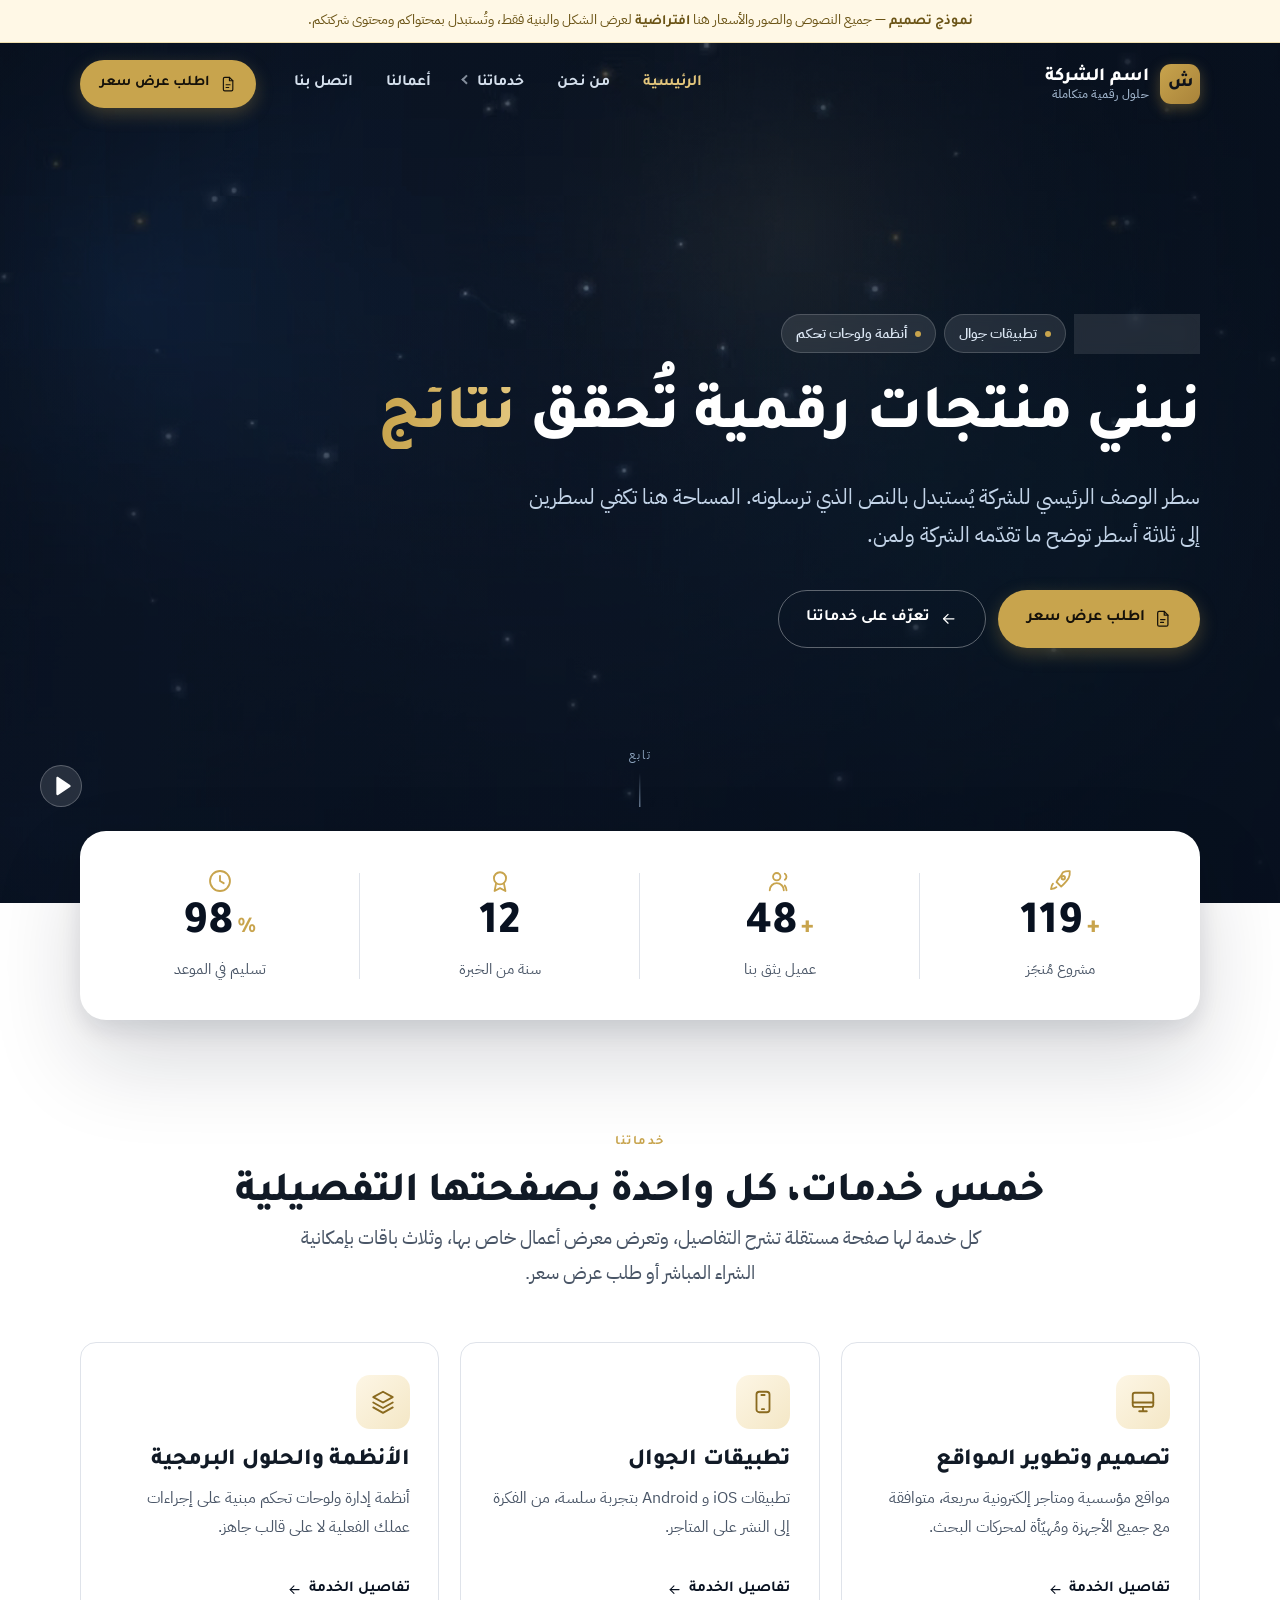
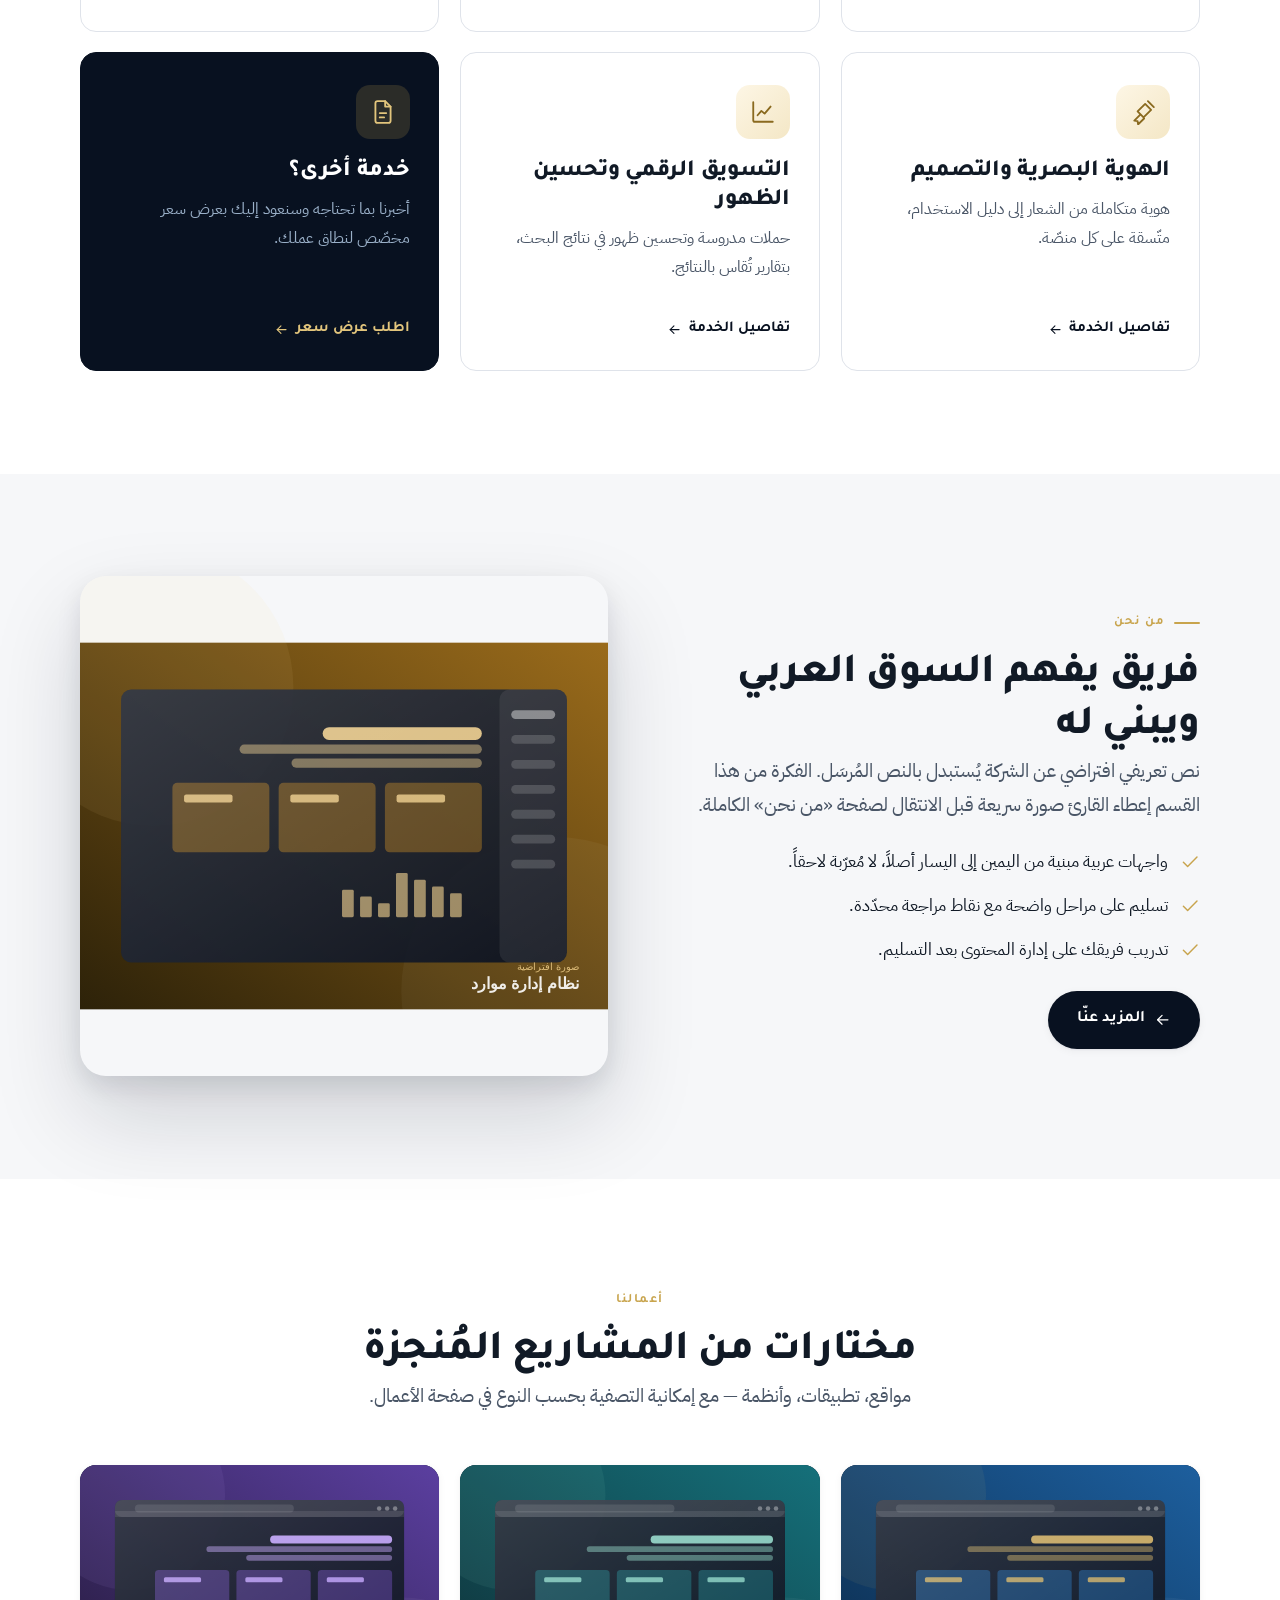
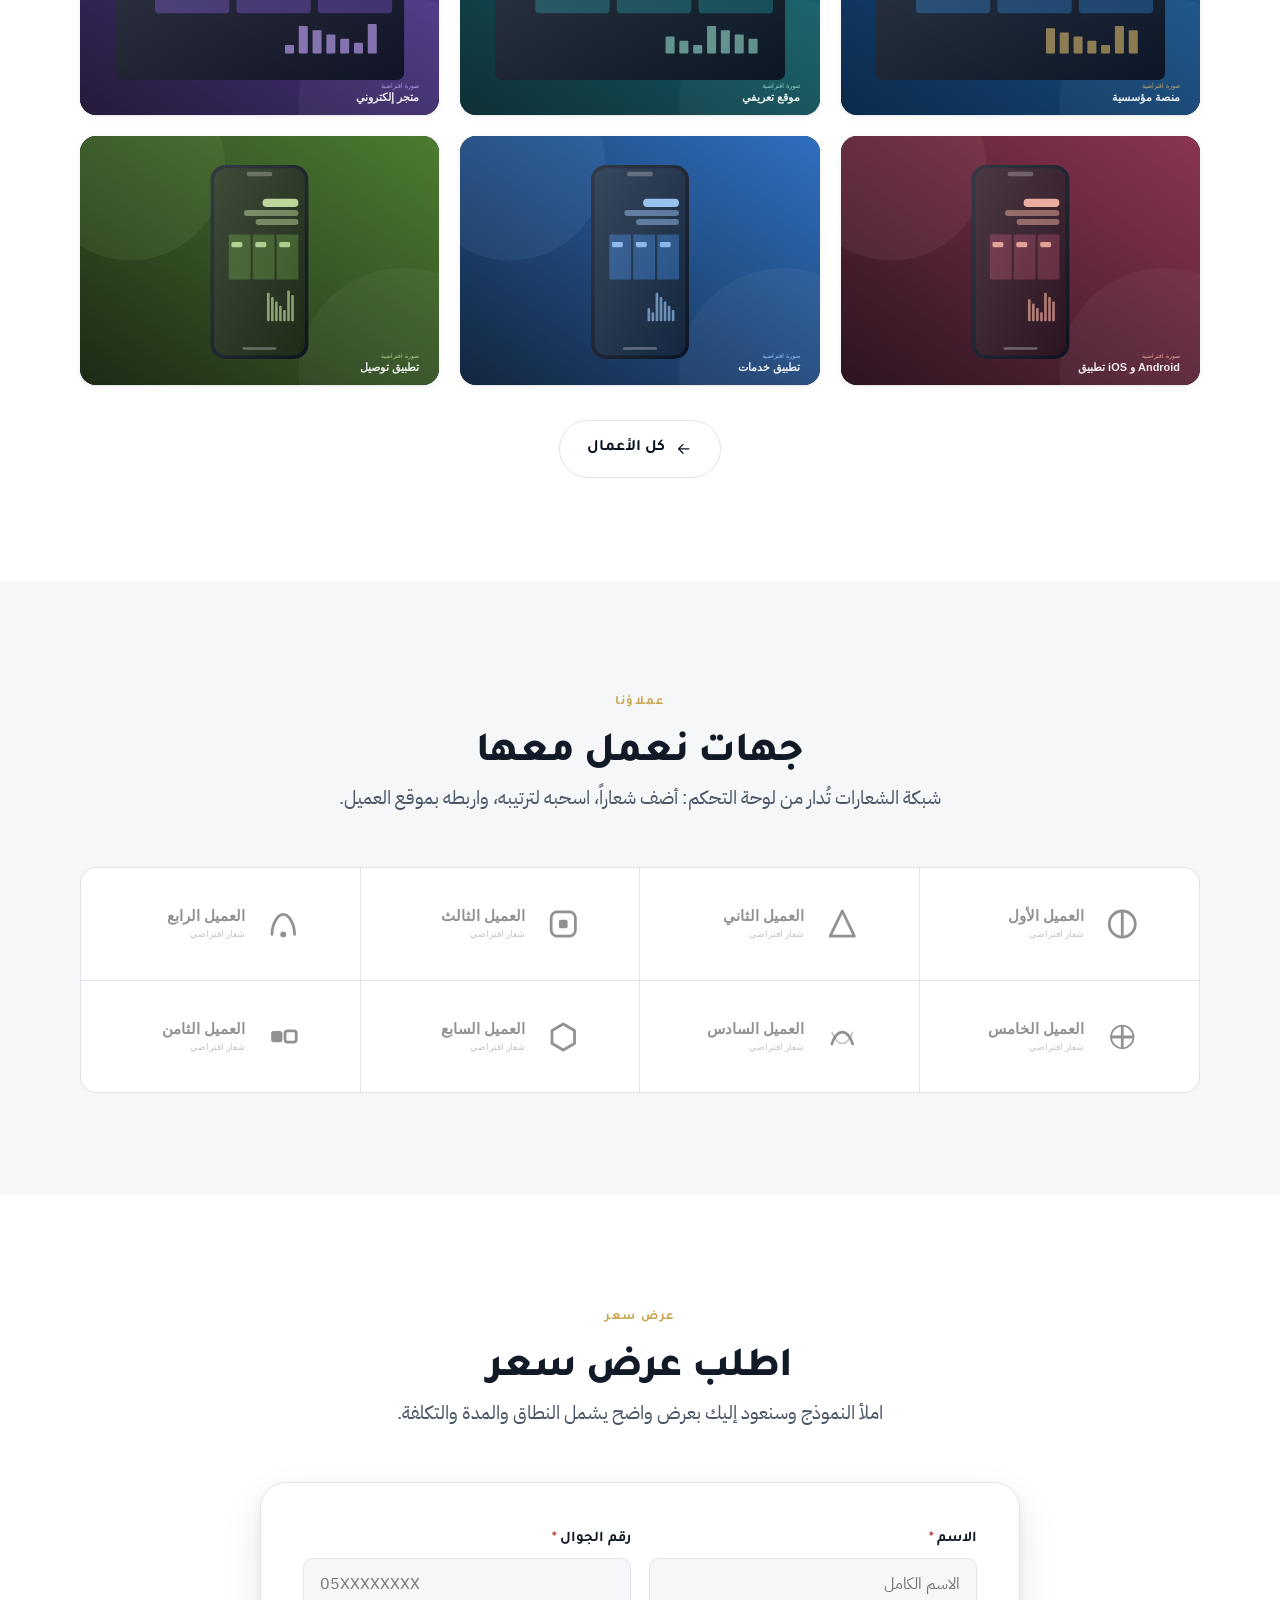
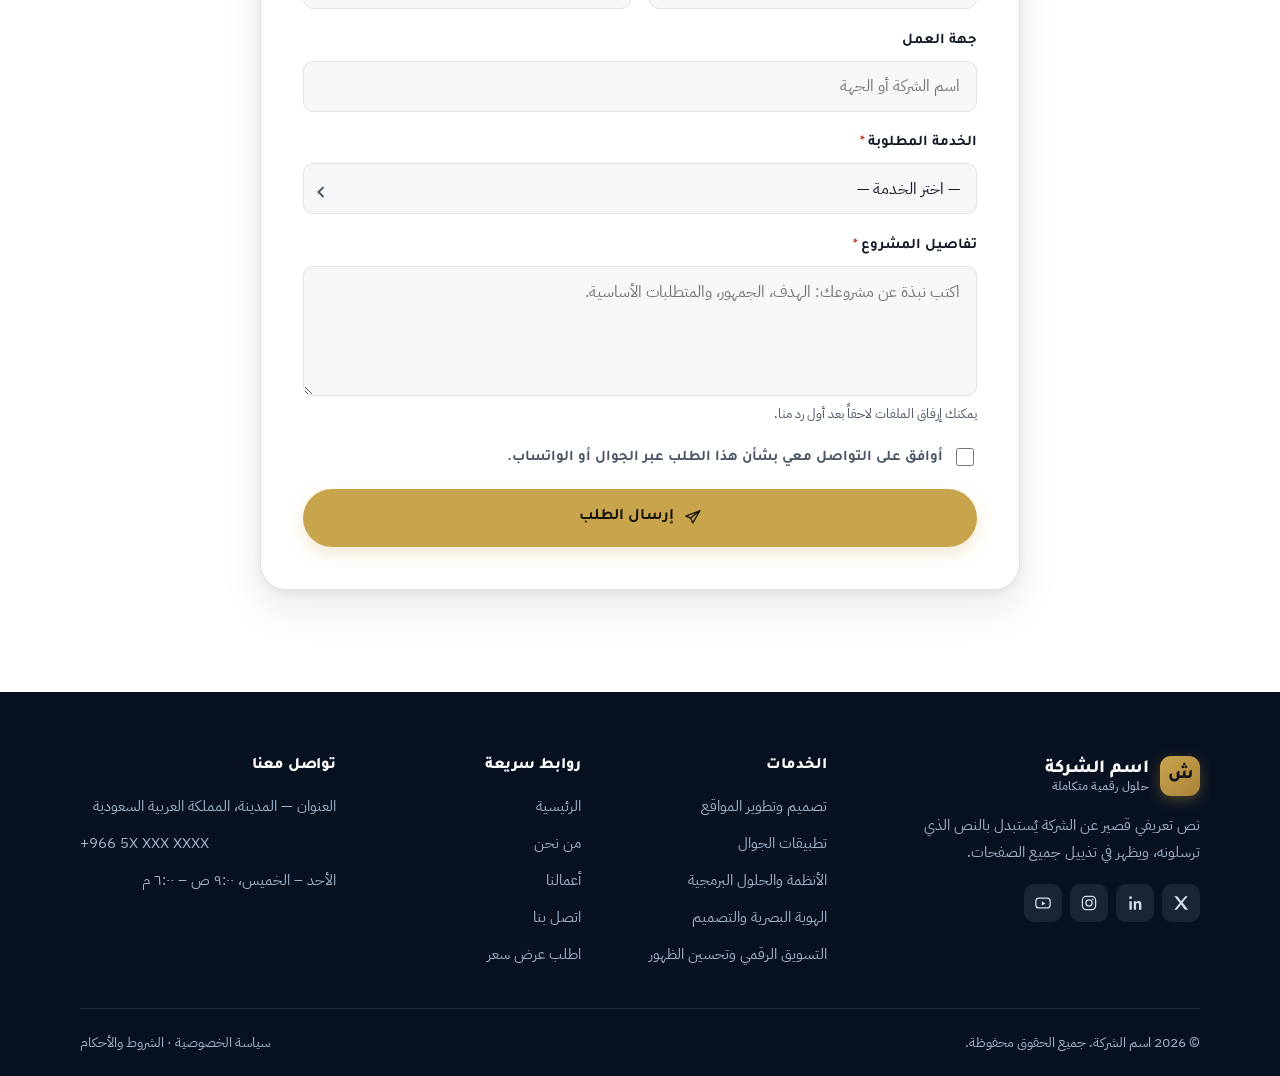
<file: index.html>
<!DOCTYPE html>
<html lang="ar" dir="rtl">
<head>
<meta charset="utf-8">
<meta name="viewport" content="width=device-width, initial-scale=1">
<title>الرئيسية | اسم الشركة</title>
<meta name="description" content="شركة حلول رقمية: مواقع، تطبيقات جوال، وأنظمة إدارية. (نموذج تصميم)">
<meta name="robots" content="noindex, nofollow">
<meta property="og:title" content="الرئيسية | اسم الشركة">
<meta property="og:description" content="شركة حلول رقمية: مواقع، تطبيقات جوال، وأنظمة إدارية. (نموذج تصميم)">
<meta property="og:type" content="website">
<meta property="og:locale" content="ar_SA">
<link rel="preload" href="assets/fonts/Tajawal-800-arabic.woff2" as="font" type="font/woff2" crossorigin>
<link rel="preload" href="assets/fonts/IBMPlexSansArabic-400-arabic.woff2" as="font" type="font/woff2" crossorigin>
<link rel="stylesheet" href="assets/css/fonts.css">
<link rel="stylesheet" href="assets/css/style.css">
<link rel="icon" href="data:image/svg+xml,%3Csvg xmlns='http://www.w3.org/2000/svg' viewBox='0 0 32 32'%3E%3Crect width='32' height='32' rx='8' fill='%23c8a44d'/%3E%3Ctext x='16' y='23' font-size='19' font-family='sans-serif' font-weight='bold' text-anchor='middle' fill='%2310131a'%3E%D8%B4%3C/text%3E%3C/svg%3E">
</head>
<body data-page="home">
<div class="demo-bar">
  <strong>نموذج تصميم</strong> — جميع النصوص والصور والأسعار هنا <strong>افتراضية</strong> لعرض الشكل والبنية فقط، وتُستبدل بمحتواكم ومحتوى شركتكم.
</div>
<script>/* set before first paint so the fixed header never jumps */
(function(){var b=document.currentScript.previousElementSibling;
document.documentElement.style.setProperty('--dbh',b.offsetHeight+'px');})();</script>
<header class="site-head">
  <div class="wrap site-head__in">
    <a class="brand" href="index.html" aria-label="اسم الشركة — الصفحة الرئيسية">
      <span class="brand__mark" aria-hidden="true">ش</span>
      <span class="brand__txt">
        <span class="brand__name">اسم الشركة</span>
        <span class="brand__sub">حلول رقمية متكاملة</span>
      </span>
    </a>

    <nav class="nav" aria-label="القائمة الرئيسية">
      <ul class="nav__list">
        <li><a class="nav__link" href="index.html" aria-current="page">الرئيسية</a></li>
        <li><a class="nav__link" href="about.html">من نحن</a></li>
        <li class="nav__has">
          <a class="nav__link" href="services.html">خدماتنا</a>
          <ul class="nav__sub">
            <li><a href="service-web.html">تصميم وتطوير المواقع</a></li>
            <li><a href="service-mobile.html">تطبيقات الجوال</a></li>
            <li><a href="service-systems.html">الأنظمة والحلول البرمجية</a></li>
            <li><a href="service-branding.html">الهوية البصرية والتصميم</a></li>
            <li><a href="service-marketing.html">التسويق الرقمي وتحسين الظهور</a></li>
          </ul>
        </li>
        <li><a class="nav__link" href="portfolio.html">أعمالنا</a></li>
        <li><a class="nav__link" href="contact.html">اتصل بنا</a></li>
      </ul>
    </nav>

    <div class="head-cta">
      <a class="btn btn--sm" href="contact.html#quote"><svg viewBox="0 0 24 24" fill="none" stroke="currentColor" stroke-width="1.7" stroke-linecap="round" stroke-linejoin="round" aria-hidden="true" ><path d="M14 2H7a2 2 0 0 0-2 2v16a2 2 0 0 0 2 2h10a2 2 0 0 0 2-2V7z"/><path d="M14 2v5h5"/><path d="M9 13h6M9 17h4"/></svg> اطلب عرض سعر</a>
      <button class="burger" type="button" aria-label="القائمة" aria-expanded="false"><span></span></button>
    </div>
  </div>
</header>
<div class="nav-scrim" aria-hidden="true"></div>

<section class="hero">
  <video class="hero__video" autoplay muted loop playsinline preload="metadata"
         poster="assets/video/hero-poster.jpg" aria-hidden="true">
    <source src="assets/video/hero.webm" type="video/webm">
    <source src="assets/video/hero.mp4" type="video/mp4">
  </video>
  <div class="hero__scrim"></div>
  <div class="wrap hero__in">
    <div class="hero__chips" data-rv>
      <span class="chip"><i class="dot"></i> مواقع إلكترونية</span>
      <span class="chip"><i class="dot"></i> تطبيقات جوال</span>
      <span class="chip"><i class="dot"></i> أنظمة ولوحات تحكم</span>
    </div>
    <h1 data-rv data-rv-d="1">نبني منتجات رقمية تُحقق <span class="hl">نتائج</span></h1>
    <p class="hero__tag" data-rv data-rv-d="2">
      سطر الوصف الرئيسي للشركة يُستبدل بالنص الذي ترسلونه. المساحة هنا تكفي لسطرين إلى ثلاثة أسطر توضح ما تقدّمه الشركة ولمن.
    </p>
    <div class="hero__btns" data-rv data-rv-d="3">
      <a class="btn" href="contact.html#quote"><svg viewBox="0 0 24 24" fill="none" stroke="currentColor" stroke-width="1.7" stroke-linecap="round" stroke-linejoin="round" aria-hidden="true" ><path d="M14 2H7a2 2 0 0 0-2 2v16a2 2 0 0 0 2 2h10a2 2 0 0 0 2-2V7z"/><path d="M14 2v5h5"/><path d="M9 13h6M9 17h4"/></svg> اطلب عرض سعر</a>
      <a class="btn btn--ghost" href="services.html"><svg viewBox="0 0 24 24" fill="none" stroke="currentColor" stroke-width="1.7" stroke-linecap="round" stroke-linejoin="round" aria-hidden="true" class="arw"><path d="M19 12H5"/><path d="m11 18-6-6 6-6"/></svg> تعرّف على خدماتنا</a>
    </div>
  </div>
  <button class="hero__vidbtn" type="button" aria-label="إيقاف الفيديو"></button>
  <div class="hero__scroll" aria-hidden="true"><span>تابع</span><i></i></div>
</section>

<div class="wrap stats">
  <div class="stats__box" data-rv>
    <div class="stat">
      <svg viewBox="0 0 24 24" fill="none" stroke="currentColor" stroke-width="1.7" stroke-linecap="round" stroke-linejoin="round" aria-hidden="true" class="stat__ico"><path d="M5.5 14.5c-1.5 1.5-1.8 5-1.8 5s3.5-.3 5-1.8"/><path d="M14.8 3.9C17.5 2.6 21 2.9 21 2.9s.3 3.5-1 6.2c-1.2 2.6-5.1 6.4-6.9 8.1l-4.3-4.3C9.5 11 13 8 14.8 3.9z"/><circle cx="15" cy="9" r="1.6"/></svg>
      <div class="stat__n"><span data-to="120" data-dur="1900">0</span><span class="sfx">+</span></div>
      <div class="stat__l">مشروع مُنجَز</div>
    </div>
    <div class="stat">
      <svg viewBox="0 0 24 24" fill="none" stroke="currentColor" stroke-width="1.7" stroke-linecap="round" stroke-linejoin="round" aria-hidden="true" class="stat__ico"><circle cx="9" cy="8" r="3.4"/><path d="M2.5 20.5a6.5 6.5 0 0 1 13 0"/><path d="M16.5 5.2a3.4 3.4 0 0 1 0 5.6M18 20.5a6.4 6.4 0 0 0-1.6-4.3"/></svg>
      <div class="stat__n"><span data-to="48" data-dur="1900">0</span><span class="sfx">+</span></div>
      <div class="stat__l">عميل يثق بنا</div>
    </div>
    <div class="stat">
      <svg viewBox="0 0 24 24" fill="none" stroke="currentColor" stroke-width="1.7" stroke-linecap="round" stroke-linejoin="round" aria-hidden="true" class="stat__ico"><circle cx="12" cy="9.5" r="5.6"/><path d="m8.4 14.2-1.4 7 5-2.6 5 2.6-1.4-7"/></svg>
      <div class="stat__n"><span data-to="12" data-dur="1900">0</span></div>
      <div class="stat__l">سنة من الخبرة</div>
    </div>
    <div class="stat">
      <svg viewBox="0 0 24 24" fill="none" stroke="currentColor" stroke-width="1.7" stroke-linecap="round" stroke-linejoin="round" aria-hidden="true" class="stat__ico"><circle cx="12" cy="12" r="9.2"/><path d="M12 7.2V12l3.4 2"/></svg>
      <div class="stat__n"><span data-to="98" data-dur="1900">0</span><span class="sfx">%</span></div>
      <div class="stat__l">تسليم في الموعد</div>
    </div>
  </div>
</div>


<section class="section">
  <div class="wrap">
    <div class="head head--center" data-rv>
      <span class="eyebrow">خدماتنا</span>
      <h2>خمس خدمات، كل واحدة بصفحتها التفصيلية</h2>
      <p class="lede">كل خدمة لها صفحة مستقلة تشرح التفاصيل، وتعرض معرض أعمال خاص بها، وثلاث باقات بإمكانية الشراء المباشر أو طلب عرض سعر.</p>
    </div>
    <div class="svc-grid">
      <a class="svc" href="service-web.html" data-rv data-rv-d="1">
        <span class="svc__ico"><svg viewBox="0 0 24 24" fill="none" stroke="currentColor" stroke-width="1.7" stroke-linecap="round" stroke-linejoin="round" aria-hidden="true" ><rect x="2.5" y="3.5" width="19" height="13" rx="2"/><path d="M8.5 20.5h7M12 16.5v4"/><path d="M2.5 12.5h19"/></svg></span>
        <h3>تصميم وتطوير المواقع</h3>
        <p>مواقع مؤسسية ومتاجر إلكترونية سريعة، متوافقة مع جميع الأجهزة ومُهيّأة لمحركات البحث.</p>
        <span class="svc__more">تفاصيل الخدمة <svg viewBox="0 0 24 24" fill="none" stroke="currentColor" stroke-width="1.7" stroke-linecap="round" stroke-linejoin="round" aria-hidden="true" ><path d="M19 12H5"/><path d="m11 18-6-6 6-6"/></svg></span>
      </a>
      <a class="svc" href="service-mobile.html" data-rv data-rv-d="2">
        <span class="svc__ico"><svg viewBox="0 0 24 24" fill="none" stroke="currentColor" stroke-width="1.7" stroke-linecap="round" stroke-linejoin="round" aria-hidden="true" ><rect x="6" y="2.5" width="12" height="19" rx="2.6"/><path d="M10.5 5.5h3"/><path d="M11 18.6h2"/></svg></span>
        <h3>تطبيقات الجوال</h3>
        <p>تطبيقات iOS و Android بتجربة سلسة، من الفكرة إلى النشر على المتاجر.</p>
        <span class="svc__more">تفاصيل الخدمة <svg viewBox="0 0 24 24" fill="none" stroke="currentColor" stroke-width="1.7" stroke-linecap="round" stroke-linejoin="round" aria-hidden="true" ><path d="M19 12H5"/><path d="m11 18-6-6 6-6"/></svg></span>
      </a>
      <a class="svc" href="service-systems.html" data-rv data-rv-d="3">
        <span class="svc__ico"><svg viewBox="0 0 24 24" fill="none" stroke="currentColor" stroke-width="1.7" stroke-linecap="round" stroke-linejoin="round" aria-hidden="true" ><path d="m12 2.5 9 5-9 5-9-5z"/><path d="m3 12.5 9 5 9-5"/><path d="m3 17 9 5 9-5"/></svg></span>
        <h3>الأنظمة والحلول البرمجية</h3>
        <p>أنظمة إدارة ولوحات تحكم مبنية على إجراءات عملك الفعلية لا على قالب جاهز.</p>
        <span class="svc__more">تفاصيل الخدمة <svg viewBox="0 0 24 24" fill="none" stroke="currentColor" stroke-width="1.7" stroke-linecap="round" stroke-linejoin="round" aria-hidden="true" ><path d="M19 12H5"/><path d="m11 18-6-6 6-6"/></svg></span>
      </a>
      <a class="svc" href="service-branding.html" data-rv data-rv-d="4">
        <span class="svc__ico"><svg viewBox="0 0 24 24" fill="none" stroke="currentColor" stroke-width="1.7" stroke-linecap="round" stroke-linejoin="round" aria-hidden="true" ><path d="M9.5 14.5 4 20l3 .5.5 3 5.5-5.5"/><path d="M14 4.5 19.5 10 12.5 17l-5.5-5.5z"/><path d="m16.5 2 5.5 5.5"/></svg></span>
        <h3>الهوية البصرية والتصميم</h3>
        <p>هوية متكاملة من الشعار إلى دليل الاستخدام، متّسقة على كل منصّة.</p>
        <span class="svc__more">تفاصيل الخدمة <svg viewBox="0 0 24 24" fill="none" stroke="currentColor" stroke-width="1.7" stroke-linecap="round" stroke-linejoin="round" aria-hidden="true" ><path d="M19 12H5"/><path d="m11 18-6-6 6-6"/></svg></span>
      </a>
      <a class="svc" href="service-marketing.html" data-rv data-rv-d="1">
        <span class="svc__ico"><svg viewBox="0 0 24 24" fill="none" stroke="currentColor" stroke-width="1.7" stroke-linecap="round" stroke-linejoin="round" aria-hidden="true" ><path d="M3 3v16.5A1.5 1.5 0 0 0 4.5 21H21"/><path d="m7 15 3.5-4 3 2.5L19 7"/></svg></span>
        <h3>التسويق الرقمي وتحسين الظهور</h3>
        <p>حملات مدروسة وتحسين ظهور في نتائج البحث، بتقارير تُقاس بالنتائج.</p>
        <span class="svc__more">تفاصيل الخدمة <svg viewBox="0 0 24 24" fill="none" stroke="currentColor" stroke-width="1.7" stroke-linecap="round" stroke-linejoin="round" aria-hidden="true" ><path d="M19 12H5"/><path d="m11 18-6-6 6-6"/></svg></span>
      </a>
      <a class="svc" href="contact.html#quote" data-rv data-rv-d="2" style="background:var(--ink);border-color:var(--ink);color:#dce6f2">
        <span class="svc__ico" style="background:rgba(200,164,77,.18);color:var(--gold-soft)"><svg viewBox="0 0 24 24" fill="none" stroke="currentColor" stroke-width="1.7" stroke-linecap="round" stroke-linejoin="round" aria-hidden="true" ><path d="M14 2H7a2 2 0 0 0-2 2v16a2 2 0 0 0 2 2h10a2 2 0 0 0 2-2V7z"/><path d="M14 2v5h5"/><path d="M9 13h6M9 17h4"/></svg></span>
        <h3 style="color:#fff">خدمة أخرى؟</h3>
        <p style="color:#9ab0c8">أخبرنا بما تحتاجه وسنعود إليك بعرض سعر مخصّص لنطاق عملك.</p>
        <span class="svc__more" style="color:var(--gold-soft)">اطلب عرض سعر <svg viewBox="0 0 24 24" fill="none" stroke="currentColor" stroke-width="1.7" stroke-linecap="round" stroke-linejoin="round" aria-hidden="true" ><path d="M19 12H5"/><path d="m11 18-6-6 6-6"/></svg></span>
      </a>
    </div>
  </div>
</section>

<section class="section section--tint">
  <div class="wrap">
    <div class="split">
      <div data-rv>
        <span class="eyebrow">من نحن</span>
        <h2>فريق يفهم السوق العربي ويبني له</h2>
        <p class="lede">نص تعريفي افتراضي عن الشركة يُستبدل بالنص المُرسَل. الفكرة من هذا القسم إعطاء القارئ صورة سريعة قبل الانتقال لصفحة «من نحن» الكاملة.</p>
        <ul class="vlist">
          <li><svg viewBox="0 0 24 24" fill="none" stroke="currentColor" stroke-width="1.7" stroke-linecap="round" stroke-linejoin="round" aria-hidden="true" ><path d="M20 6 9 17l-5-5"/></svg><span>واجهات عربية مبنية من اليمين إلى اليسار أصلاً، لا مُعرّبة لاحقاً.</span></li>
          <li><svg viewBox="0 0 24 24" fill="none" stroke="currentColor" stroke-width="1.7" stroke-linecap="round" stroke-linejoin="round" aria-hidden="true" ><path d="M20 6 9 17l-5-5"/></svg><span>تسليم على مراحل واضحة مع نقاط مراجعة محدّدة.</span></li>
          <li><svg viewBox="0 0 24 24" fill="none" stroke="currentColor" stroke-width="1.7" stroke-linecap="round" stroke-linejoin="round" aria-hidden="true" ><path d="M20 6 9 17l-5-5"/></svg><span>تدريب فريقك على إدارة المحتوى بعد التسليم.</span></li>
        </ul>
        <p style="margin-top:1.6rem"><a class="btn btn--dark" href="about.html"><svg viewBox="0 0 24 24" fill="none" stroke="currentColor" stroke-width="1.7" stroke-linecap="round" stroke-linejoin="round" aria-hidden="true" class="arw"><path d="M19 12H5"/><path d="m11 18-6-6 6-6"/></svg> المزيد عنّا</a></p>
      </div>
      <div class="media" data-rv data-rv-d="2">
        <img src="assets/img/portfolio/work-7-systems.svg" alt="صورة افتراضية تُستبدل بصورة فريق العمل" width="720" height="500">
      </div>
    </div>
  </div>
</section>

<section class="section">
  <div class="wrap">
    <div class="head head--center" data-rv>
      <span class="eyebrow">أعمالنا</span>
      <h2>مختارات من المشاريع المُنجزة</h2>
      <p class="lede">مواقع، تطبيقات، وأنظمة — مع إمكانية التصفية بحسب النوع في صفحة الأعمال.</p>
    </div>
    <div class="work-grid">
      <a class="work" href="portfolio.html" data-cat="web">
    <div class="work__img"><img src="assets/img/portfolio/work-1-web.svg" alt="منصة مؤسسية" loading="lazy" width="720" height="500"></div>
    <div class="work__ov">
      <span class="work__cat">موقع مؤسسي</span>
      <span class="work__t">منصة مؤسسية</span>
    </div>
  </a>
      <a class="work" href="portfolio.html" data-cat="web">
    <div class="work__img"><img src="assets/img/portfolio/work-2-web.svg" alt="موقع تعريفي" loading="lazy" width="720" height="500"></div>
    <div class="work__ov">
      <span class="work__cat">موقع تعريفي</span>
      <span class="work__t">موقع تعريفي</span>
    </div>
  </a>
      <a class="work" href="portfolio.html" data-cat="web">
    <div class="work__img"><img src="assets/img/portfolio/work-3-web.svg" alt="متجر إلكتروني" loading="lazy" width="720" height="500"></div>
    <div class="work__ov">
      <span class="work__cat">تجارة إلكترونية</span>
      <span class="work__t">متجر إلكتروني</span>
    </div>
  </a>
      <a class="work" href="portfolio.html" data-cat="mobile">
    <div class="work__img"><img src="assets/img/portfolio/work-4-mobile.svg" alt="تطبيق iOS و Android" loading="lazy" width="720" height="500"></div>
    <div class="work__ov">
      <span class="work__cat">تطبيق جوال</span>
      <span class="work__t">تطبيق iOS و Android</span>
    </div>
  </a>
      <a class="work" href="portfolio.html" data-cat="mobile">
    <div class="work__img"><img src="assets/img/portfolio/work-5-mobile.svg" alt="تطبيق خدمات" loading="lazy" width="720" height="500"></div>
    <div class="work__ov">
      <span class="work__cat">تطبيق جوال</span>
      <span class="work__t">تطبيق خدمات</span>
    </div>
  </a>
      <a class="work" href="portfolio.html" data-cat="mobile">
    <div class="work__img"><img src="assets/img/portfolio/work-6-mobile.svg" alt="تطبيق توصيل" loading="lazy" width="720" height="500"></div>
    <div class="work__ov">
      <span class="work__cat">تطبيق جوال</span>
      <span class="work__t">تطبيق توصيل</span>
    </div>
  </a>
    </div>
    <p style="text-align:center;margin-top:2.2rem" data-rv>
      <a class="btn btn--outline" href="portfolio.html"><svg viewBox="0 0 24 24" fill="none" stroke="currentColor" stroke-width="1.7" stroke-linecap="round" stroke-linejoin="round" aria-hidden="true" class="arw"><path d="M19 12H5"/><path d="m11 18-6-6 6-6"/></svg> كل الأعمال</a>
    </p>
  </div>
</section>

<section class="section section--tint">
  <div class="wrap">
    <div class="head head--center" data-rv>
      <span class="eyebrow">عملاؤنا</span>
      <h2>جهات نعمل معها</h2>
      <p class="lede">شبكة الشعارات تُدار من لوحة التحكم: أضف شعاراً، اسحبه لترتيبه، واربطه بموقع العميل.</p>
    </div>
    <div class="logos" data-rv data-rv-d="1">
      <div class="logo-cell"><img src="assets/img/clients/client-1.svg" alt="شعار العميل 1" loading="lazy" width="210" height="60"></div>
      <div class="logo-cell"><img src="assets/img/clients/client-2.svg" alt="شعار العميل 2" loading="lazy" width="210" height="60"></div>
      <div class="logo-cell"><img src="assets/img/clients/client-3.svg" alt="شعار العميل 3" loading="lazy" width="210" height="60"></div>
      <div class="logo-cell"><img src="assets/img/clients/client-4.svg" alt="شعار العميل 4" loading="lazy" width="210" height="60"></div>
      <div class="logo-cell"><img src="assets/img/clients/client-5.svg" alt="شعار العميل 5" loading="lazy" width="210" height="60"></div>
      <div class="logo-cell"><img src="assets/img/clients/client-6.svg" alt="شعار العميل 6" loading="lazy" width="210" height="60"></div>
      <div class="logo-cell"><img src="assets/img/clients/client-7.svg" alt="شعار العميل 7" loading="lazy" width="210" height="60"></div>
      <div class="logo-cell"><img src="assets/img/clients/client-8.svg" alt="شعار العميل 8" loading="lazy" width="210" height="60"></div>
    </div>
  </div>
</section>


<section class="section">
  <div class="wrap">
    <div class="head head--center" data-rv>
      <span class="eyebrow">عرض سعر</span>
      <h2>اطلب عرض سعر</h2>
      <p class="lede">املأ النموذج وسنعود إليك بعرض واضح يشمل النطاق والمدة والتكلفة.</p>
    </div>
    <div style="max-width:760px;margin-inline:auto" data-rv data-rv-d="1">
      <form class="form-card" id="quote" data-demo novalidate>
  <div class="form-ok"><svg viewBox="0 0 24 24" fill="none" stroke="currentColor" stroke-width="1.7" stroke-linecap="round" stroke-linejoin="round" aria-hidden="true" ><path d="M20 6 9 17l-5-5"/></svg><span>تم إرسال طلبك — سنتواصل معك خلال يومي عمل. (نموذج تجريبي: لا يُرسل بريداً فعلياً بعد.)</span></div>
  <div class="fgrid">
    <div class="field">
      <label for="quote-name">الاسم <span class="req">*</span></label>
      <input id="quote-name" name="name" type="text" required autocomplete="name" placeholder="الاسم الكامل">
    </div>
    <div class="field">
      <label for="quote-phone">رقم الجوال <span class="req">*</span></label>
      <input id="quote-phone" name="phone" type="tel" required dir="ltr" autocomplete="tel" placeholder="05XXXXXXXX">
    </div>
    <div class="field field--full">
      <label for="quote-company">جهة العمل</label>
      <input id="quote-company" name="company" type="text" autocomplete="organization" placeholder="اسم الشركة أو الجهة">
    </div>
    <div class="field field--sel field--full">
      <label for="quote-svc">الخدمة المطلوبة <span class="req">*</span></label>
      <select id="quote-svc" name="service" required data-quote-target>
        <option value="">— اختر الخدمة —</option>
        <option value="web">تصميم وتطوير المواقع</option>
        <option value="mobile">تطبيقات الجوال</option>
        <option value="systems">الأنظمة والحلول البرمجية</option>
        <option value="branding">الهوية البصرية والتصميم</option>
        <option value="marketing">التسويق الرقمي وتحسين الظهور</option>
        <option value="other">خدمة أخرى / غير محدد</option>
      </select>
    </div>
    
    <div class="field field--full">
      <label for="quote-msg">تفاصيل المشروع <span class="req">*</span></label>
      <textarea id="quote-msg" name="message" required placeholder="اكتب نبذة عن مشروعك: الهدف، الجمهور، والمتطلبات الأساسية."></textarea>
      <span class="field__hint">يمكنك إرفاق الملفات لاحقاً بعد أول رد منا.</span>
    </div>
    <div class="field field--full">
      <label class="check">
        <input type="checkbox" name="consent" required>
        <span>أوافق على التواصل معي بشأن هذا الطلب عبر الجوال أو الواتساب.</span>
      </label>
    </div>
    <div class="field field--full">
      <button class="btn btn--block" type="submit"><svg viewBox="0 0 24 24" fill="none" stroke="currentColor" stroke-width="1.7" stroke-linecap="round" stroke-linejoin="round" aria-hidden="true" ><path d="M21.5 2.5 2.5 9.8l6.6 2.6L12 19z"/><path d="M21.5 2.5 9.1 12.4"/></svg> إرسال الطلب</button>
    </div>
  </div>
</form>
    </div>
  </div>
</section>

<footer class="site-foot">
  <div class="wrap">
    <div class="foot-grid">
      <div>
        <a class="brand" href="index.html">
          <span class="brand__mark" aria-hidden="true">ش</span>
          <span class="brand__txt">
            <span class="brand__name">اسم الشركة</span>
            <span class="brand__sub">حلول رقمية متكاملة</span>
          </span>
        </a>
        <p class="foot-about">نص تعريفي قصير عن الشركة يُستبدل بالنص الذي ترسلونه، ويظهر في تذييل جميع الصفحات.</p>
        <div class="social">
          <a href="#" aria-label="X"><svg viewBox="0 0 24 24" fill="none" stroke="currentColor" stroke-width="1.7" stroke-linecap="round" stroke-linejoin="round" aria-hidden="true" ><path d="M3 3h4.2l5 6.6L17.6 3H21l-6.9 8.4L21.5 21h-4.2l-5.3-7-5.5 7H3l7.4-9z" fill="currentColor" stroke="none"/></svg></a>
          <a href="#" aria-label="LinkedIn"><svg viewBox="0 0 24 24" fill="none" stroke="currentColor" stroke-width="1.7" stroke-linecap="round" stroke-linejoin="round" aria-hidden="true" ><path d="M4.5 9.5h3.2V21H4.5zM6.1 3a1.9 1.9 0 1 1 0 3.8 1.9 1.9 0 0 1 0-3.8z" fill="currentColor" stroke="none"/><path d="M10.4 9.5h3.1v1.6a3.6 3.6 0 0 1 3.2-1.8c2.4 0 3.8 1.6 3.8 4.4V21h-3.2v-6.6c0-1.5-.6-2.4-1.9-2.4s-2 .9-2 2.4V21h-3z" fill="currentColor" stroke="none"/></svg></a>
          <a href="#" aria-label="Instagram"><svg viewBox="0 0 24 24" fill="none" stroke="currentColor" stroke-width="1.7" stroke-linecap="round" stroke-linejoin="round" aria-hidden="true" ><rect x="3.2" y="3.2" width="17.6" height="17.6" rx="5"/><circle cx="12" cy="12" r="4.1"/><circle cx="17" cy="7" r="1.1" fill="currentColor" stroke="none"/></svg></a>
          <a href="#" aria-label="YouTube"><svg viewBox="0 0 24 24" fill="none" stroke="currentColor" stroke-width="1.7" stroke-linecap="round" stroke-linejoin="round" aria-hidden="true" ><rect x="2.5" y="5.5" width="19" height="13" rx="4"/><path d="m10.4 9.6 5 2.9-5 2.9z" fill="currentColor" stroke="none"/></svg></a>
        </div>
      </div>
      <div>
        <h4>الخدمات</h4>
        <ul><li><a href="service-web.html">تصميم وتطوير المواقع</a></li><li><a href="service-mobile.html">تطبيقات الجوال</a></li><li><a href="service-systems.html">الأنظمة والحلول البرمجية</a></li><li><a href="service-branding.html">الهوية البصرية والتصميم</a></li><li><a href="service-marketing.html">التسويق الرقمي وتحسين الظهور</a></li></ul>
      </div>
      <div>
        <h4>روابط سريعة</h4>
        <ul>
          <li><a href="index.html">الرئيسية</a></li>
          <li><a href="about.html">من نحن</a></li>
          <li><a href="portfolio.html">أعمالنا</a></li>
          <li><a href="contact.html">اتصل بنا</a></li>
          <li><a href="contact.html#quote">اطلب عرض سعر</a></li>
        </ul>
      </div>
      <div>
        <h4>تواصل معنا</h4>
        <ul>
          <li>العنوان — المدينة، المملكة العربية السعودية</li>
          <li dir="ltr" style="text-align:start">+966 5X XXX XXXX</li>
          <li>الأحد – الخميس، ٩:٠٠ ص – ٦:٠٠ م</li>
        </ul>
      </div>
    </div>
    <div class="foot-bot">
      <span>© <span data-year>٢٠٢٦</span> اسم الشركة. جميع الحقوق محفوظة.</span>
      <span>سياسة الخصوصية · الشروط والأحكام</span>
    </div>
  </div>
</footer>
<script src="assets/js/main.js"></script>
</body>
</html>
</file>
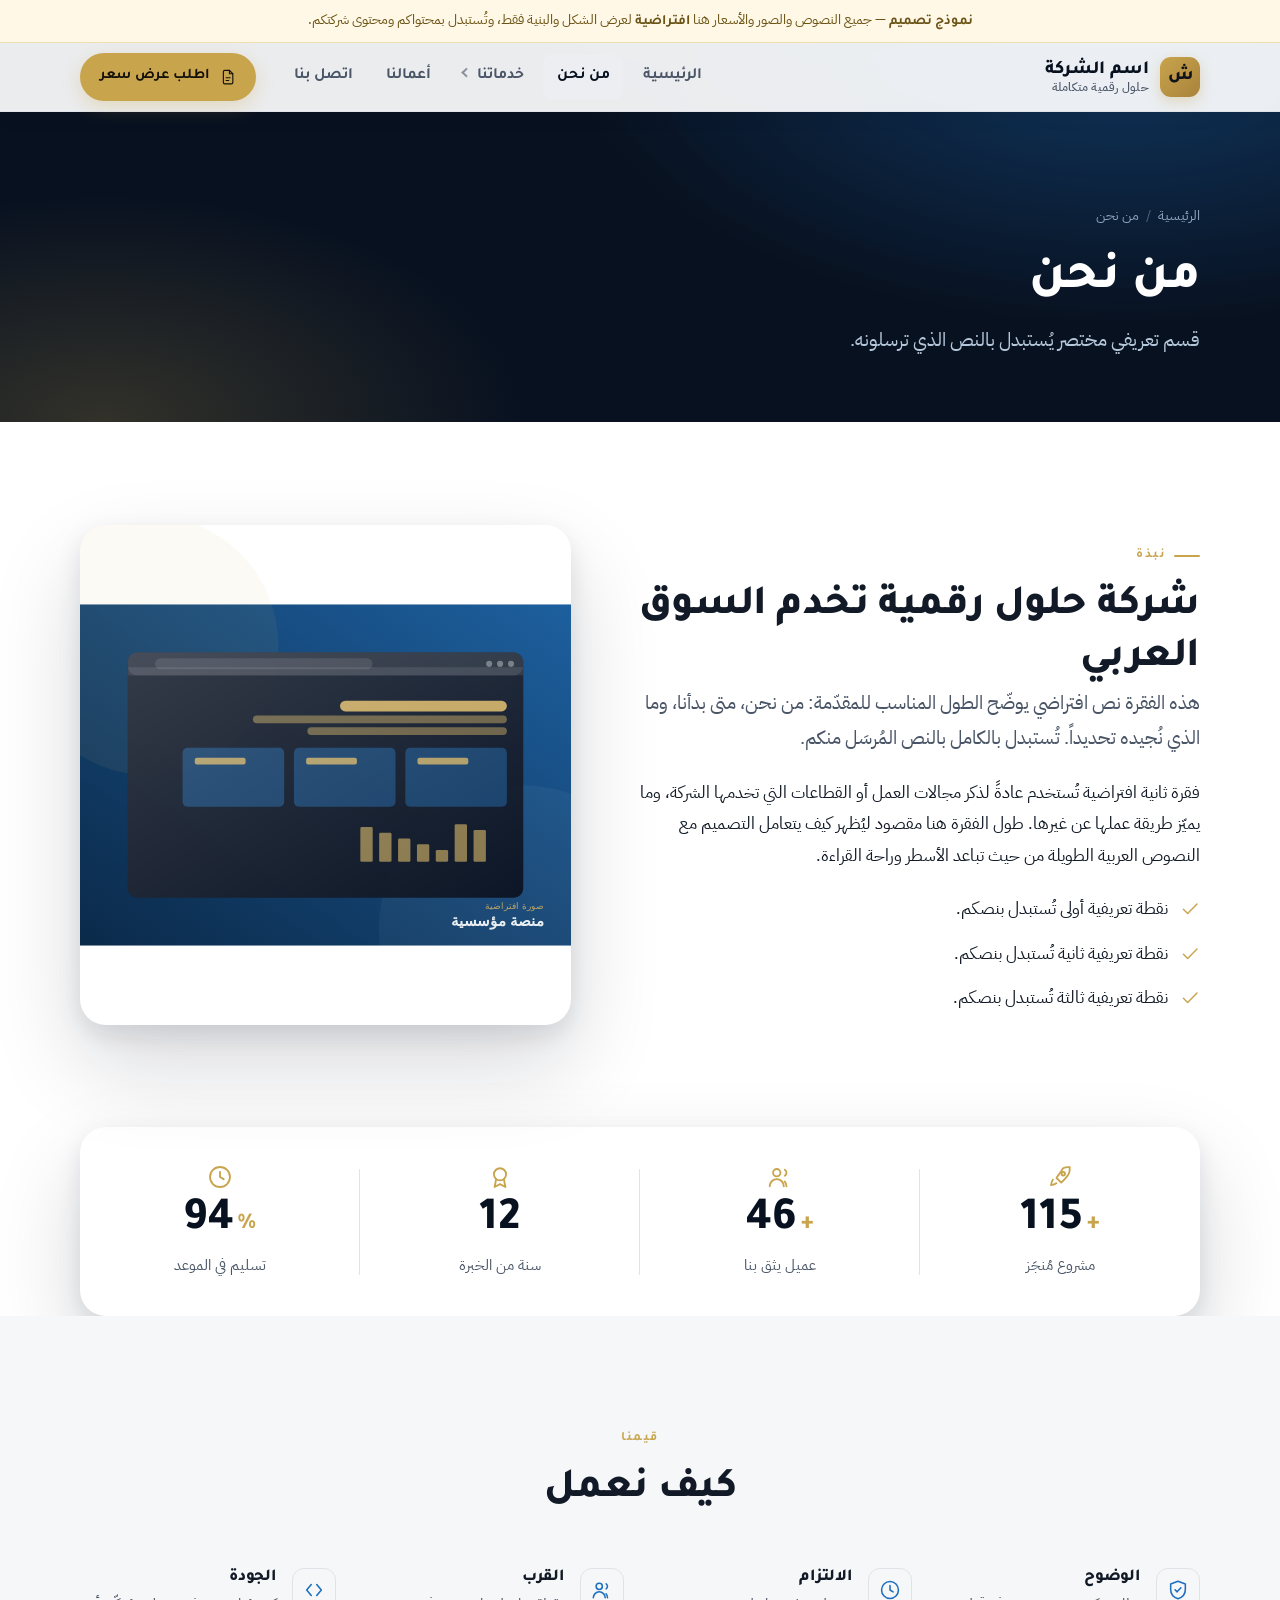
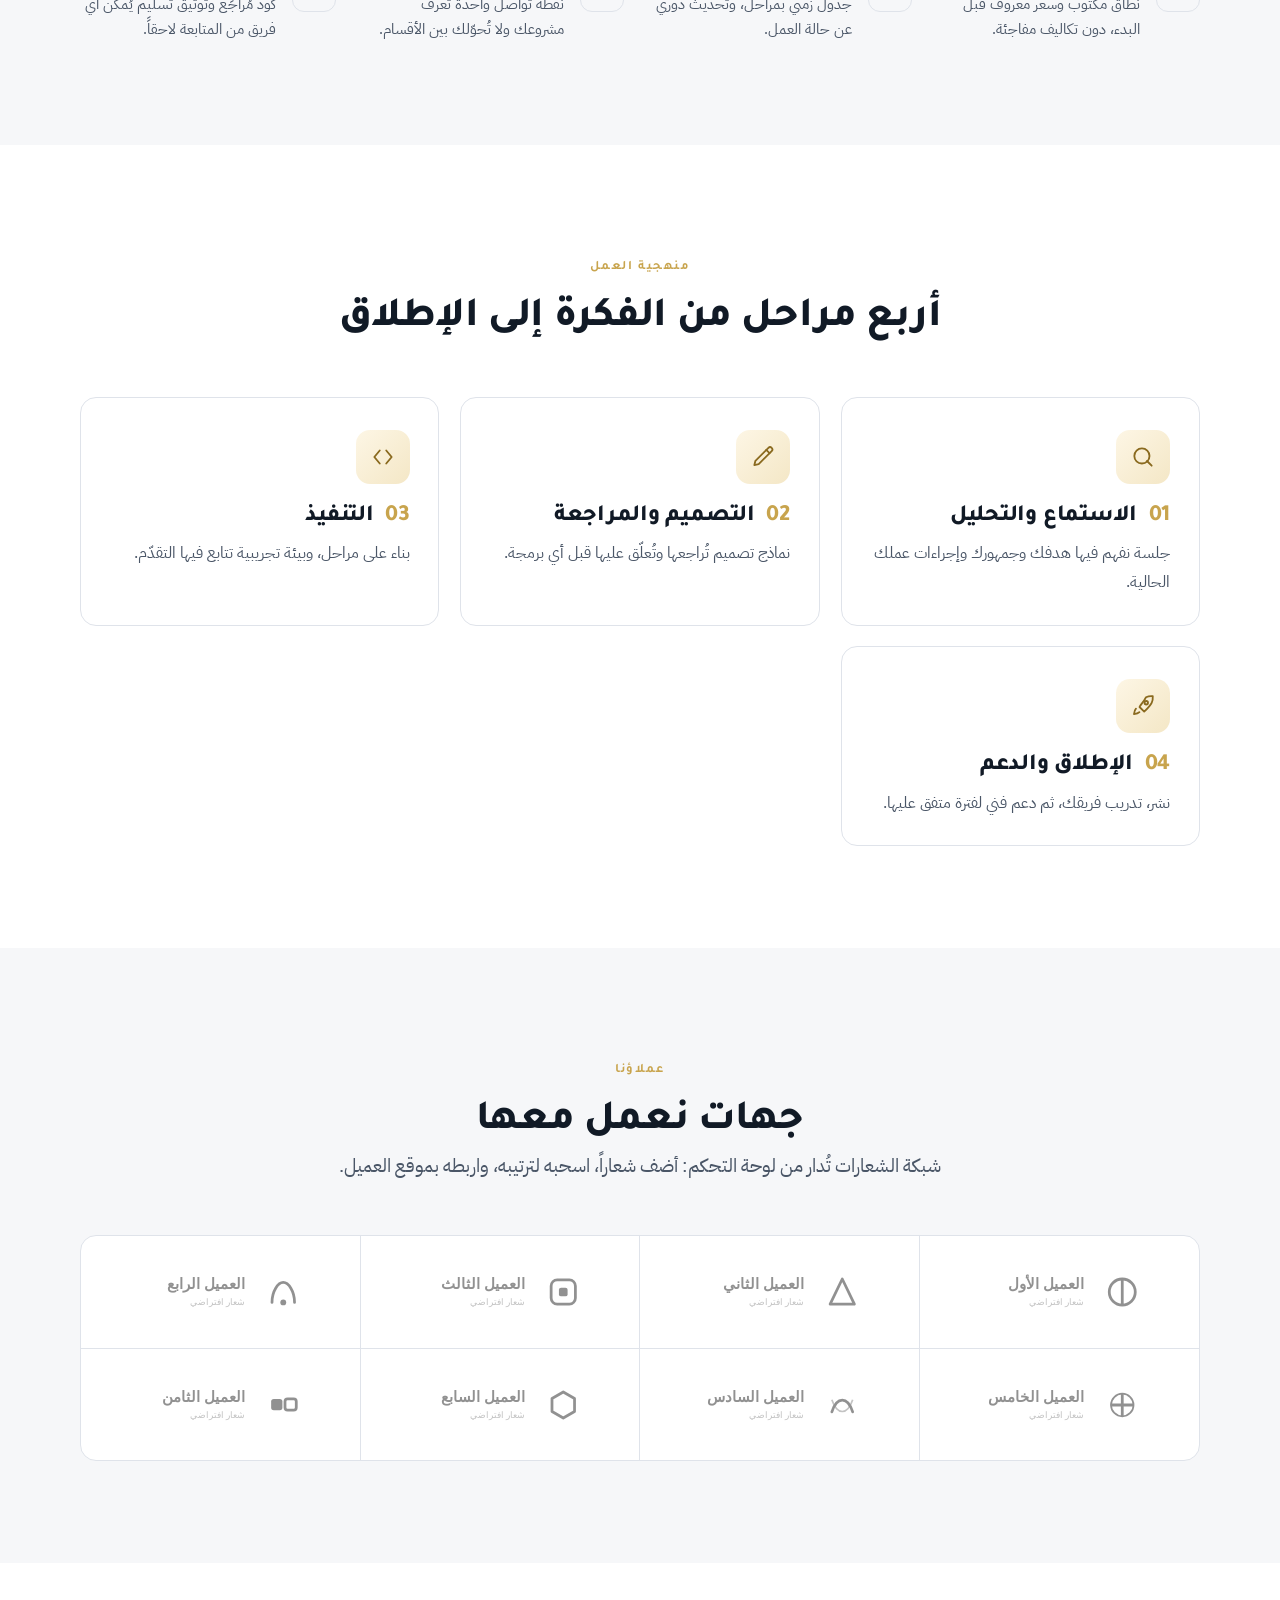
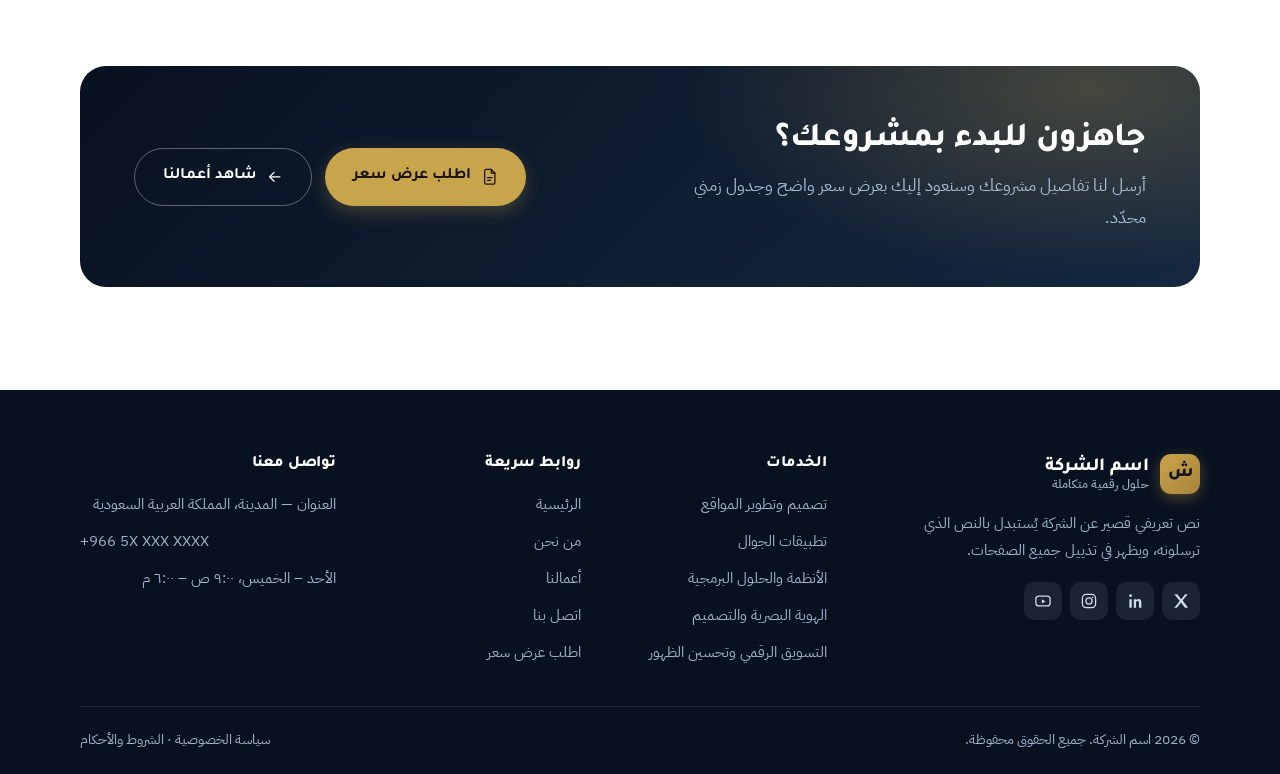
<file: about.html>
<!DOCTYPE html>
<html lang="ar" dir="rtl">
<head>
<meta charset="utf-8">
<meta name="viewport" content="width=device-width, initial-scale=1">
<title>من نحن | اسم الشركة</title>
<meta name="description" content="تعريف بالشركة وطريقة عملها. (نموذج تصميم)">
<meta name="robots" content="noindex, nofollow">
<meta property="og:title" content="من نحن | اسم الشركة">
<meta property="og:description" content="تعريف بالشركة وطريقة عملها. (نموذج تصميم)">
<meta property="og:type" content="website">
<meta property="og:locale" content="ar_SA">
<link rel="preload" href="assets/fonts/Tajawal-800-arabic.woff2" as="font" type="font/woff2" crossorigin>
<link rel="preload" href="assets/fonts/IBMPlexSansArabic-400-arabic.woff2" as="font" type="font/woff2" crossorigin>
<link rel="stylesheet" href="assets/css/fonts.css">
<link rel="stylesheet" href="assets/css/style.css">
<link rel="icon" href="data:image/svg+xml,%3Csvg xmlns='http://www.w3.org/2000/svg' viewBox='0 0 32 32'%3E%3Crect width='32' height='32' rx='8' fill='%23c8a44d'/%3E%3Ctext x='16' y='23' font-size='19' font-family='sans-serif' font-weight='bold' text-anchor='middle' fill='%2310131a'%3E%D8%B4%3C/text%3E%3C/svg%3E">
</head>
<body data-page="about">
<div class="demo-bar">
  <strong>نموذج تصميم</strong> — جميع النصوص والصور والأسعار هنا <strong>افتراضية</strong> لعرض الشكل والبنية فقط، وتُستبدل بمحتواكم ومحتوى شركتكم.
</div>
<script>/* set before first paint so the fixed header never jumps */
(function(){var b=document.currentScript.previousElementSibling;
document.documentElement.style.setProperty('--dbh',b.offsetHeight+'px');})();</script>
<header class="site-head site-head--solid is-stuck">
  <div class="wrap site-head__in">
    <a class="brand" href="index.html" aria-label="اسم الشركة — الصفحة الرئيسية">
      <span class="brand__mark" aria-hidden="true">ش</span>
      <span class="brand__txt">
        <span class="brand__name">اسم الشركة</span>
        <span class="brand__sub">حلول رقمية متكاملة</span>
      </span>
    </a>

    <nav class="nav" aria-label="القائمة الرئيسية">
      <ul class="nav__list">
        <li><a class="nav__link" href="index.html">الرئيسية</a></li>
        <li><a class="nav__link" href="about.html" aria-current="page">من نحن</a></li>
        <li class="nav__has">
          <a class="nav__link" href="services.html">خدماتنا</a>
          <ul class="nav__sub">
            <li><a href="service-web.html">تصميم وتطوير المواقع</a></li>
            <li><a href="service-mobile.html">تطبيقات الجوال</a></li>
            <li><a href="service-systems.html">الأنظمة والحلول البرمجية</a></li>
            <li><a href="service-branding.html">الهوية البصرية والتصميم</a></li>
            <li><a href="service-marketing.html">التسويق الرقمي وتحسين الظهور</a></li>
          </ul>
        </li>
        <li><a class="nav__link" href="portfolio.html">أعمالنا</a></li>
        <li><a class="nav__link" href="contact.html">اتصل بنا</a></li>
      </ul>
    </nav>

    <div class="head-cta">
      <a class="btn btn--sm" href="contact.html#quote"><svg viewBox="0 0 24 24" fill="none" stroke="currentColor" stroke-width="1.7" stroke-linecap="round" stroke-linejoin="round" aria-hidden="true" ><path d="M14 2H7a2 2 0 0 0-2 2v16a2 2 0 0 0 2 2h10a2 2 0 0 0 2-2V7z"/><path d="M14 2v5h5"/><path d="M9 13h6M9 17h4"/></svg> اطلب عرض سعر</a>
      <button class="burger" type="button" aria-label="القائمة" aria-expanded="false"><span></span></button>
    </div>
  </div>
</header>
<div class="nav-scrim" aria-hidden="true"></div>
<section class="pagehead">
  <div class="wrap">
    <nav class="crumbs" aria-label="مسار التنقل">
      <ol>
        <li><a href="index.html">الرئيسية</a></li>
        <li>من نحن</li>
      </ol>
    </nav>
    <h1>من نحن</h1>
    <p class="lede">قسم تعريفي مختصر يُستبدل بالنص الذي ترسلونه.</p>
  </div>
</section>

<section class="section">
  <div class="wrap">
    <div class="split split--narrow">
      <div data-rv>
        <span class="eyebrow">نبذة</span>
        <h2>شركة حلول رقمية تخدم السوق العربي</h2>
        <p class="lede">هذه الفقرة نص افتراضي يوضّح الطول المناسب للمقدّمة: من نحن، متى بدأنا، وما الذي نُجيده تحديداً. تُستبدل بالكامل بالنص المُرسَل منكم.</p>
        <p>فقرة ثانية افتراضية تُستخدم عادةً لذكر مجالات العمل أو القطاعات التي تخدمها الشركة، وما يميّز طريقة عملها عن غيرها. طول الفقرة هنا مقصود ليُظهر كيف يتعامل التصميم مع النصوص العربية الطويلة من حيث تباعد الأسطر وراحة القراءة.</p>
        <ul class="vlist">
          <li><svg viewBox="0 0 24 24" fill="none" stroke="currentColor" stroke-width="1.7" stroke-linecap="round" stroke-linejoin="round" aria-hidden="true" ><path d="M20 6 9 17l-5-5"/></svg><span>نقطة تعريفية أولى تُستبدل بنصكم.</span></li>
          <li><svg viewBox="0 0 24 24" fill="none" stroke="currentColor" stroke-width="1.7" stroke-linecap="round" stroke-linejoin="round" aria-hidden="true" ><path d="M20 6 9 17l-5-5"/></svg><span>نقطة تعريفية ثانية تُستبدل بنصكم.</span></li>
          <li><svg viewBox="0 0 24 24" fill="none" stroke="currentColor" stroke-width="1.7" stroke-linecap="round" stroke-linejoin="round" aria-hidden="true" ><path d="M20 6 9 17l-5-5"/></svg><span>نقطة تعريفية ثالثة تُستبدل بنصكم.</span></li>
        </ul>
      </div>
      <div class="media" data-rv data-rv-d="2">
        <img src="assets/img/portfolio/work-1-web.svg" alt="صورة افتراضية تُستبدل بصورة من مقر الشركة" width="720" height="500">
      </div>
    </div>
  </div>
</section>

<div class="wrap">
  <div class="stats__box" data-rv>
    <div class="stat">
      <svg viewBox="0 0 24 24" fill="none" stroke="currentColor" stroke-width="1.7" stroke-linecap="round" stroke-linejoin="round" aria-hidden="true" class="stat__ico"><path d="M5.5 14.5c-1.5 1.5-1.8 5-1.8 5s3.5-.3 5-1.8"/><path d="M14.8 3.9C17.5 2.6 21 2.9 21 2.9s.3 3.5-1 6.2c-1.2 2.6-5.1 6.4-6.9 8.1l-4.3-4.3C9.5 11 13 8 14.8 3.9z"/><circle cx="15" cy="9" r="1.6"/></svg>
      <div class="stat__n"><span data-to="120" data-dur="1900">0</span><span class="sfx">+</span></div>
      <div class="stat__l">مشروع مُنجَز</div>
    </div>
    <div class="stat">
      <svg viewBox="0 0 24 24" fill="none" stroke="currentColor" stroke-width="1.7" stroke-linecap="round" stroke-linejoin="round" aria-hidden="true" class="stat__ico"><circle cx="9" cy="8" r="3.4"/><path d="M2.5 20.5a6.5 6.5 0 0 1 13 0"/><path d="M16.5 5.2a3.4 3.4 0 0 1 0 5.6M18 20.5a6.4 6.4 0 0 0-1.6-4.3"/></svg>
      <div class="stat__n"><span data-to="48" data-dur="1900">0</span><span class="sfx">+</span></div>
      <div class="stat__l">عميل يثق بنا</div>
    </div>
    <div class="stat">
      <svg viewBox="0 0 24 24" fill="none" stroke="currentColor" stroke-width="1.7" stroke-linecap="round" stroke-linejoin="round" aria-hidden="true" class="stat__ico"><circle cx="12" cy="9.5" r="5.6"/><path d="m8.4 14.2-1.4 7 5-2.6 5 2.6-1.4-7"/></svg>
      <div class="stat__n"><span data-to="12" data-dur="1900">0</span></div>
      <div class="stat__l">سنة من الخبرة</div>
    </div>
    <div class="stat">
      <svg viewBox="0 0 24 24" fill="none" stroke="currentColor" stroke-width="1.7" stroke-linecap="round" stroke-linejoin="round" aria-hidden="true" class="stat__ico"><circle cx="12" cy="12" r="9.2"/><path d="M12 7.2V12l3.4 2"/></svg>
      <div class="stat__n"><span data-to="98" data-dur="1900">0</span><span class="sfx">%</span></div>
      <div class="stat__l">تسليم في الموعد</div>
    </div>
  </div>
</div>


<section class="section section--tint">
  <div class="wrap">
    <div class="head head--center" data-rv>
      <span class="eyebrow">قيمنا</span>
      <h2>كيف نعمل</h2>
    </div>
    <div class="feat-grid">
      <div class="feat" data-rv data-rv-d="1">
        <span class="feat__ico"><svg viewBox="0 0 24 24" fill="none" stroke="currentColor" stroke-width="1.7" stroke-linecap="round" stroke-linejoin="round" aria-hidden="true" ><path d="M12 2.5l8 3v6c0 4.6-3.2 8.6-8 10-4.8-1.4-8-5.4-8-10v-6z"/><path d="m8.8 11.8 2.2 2.2 4.2-4.4"/></svg></span>
        <div><h4>الوضوح</h4><p>نطاق مكتوب وسعر معروف قبل البدء، دون تكاليف مفاجئة.</p></div>
      </div>
      <div class="feat" data-rv data-rv-d="2">
        <span class="feat__ico"><svg viewBox="0 0 24 24" fill="none" stroke="currentColor" stroke-width="1.7" stroke-linecap="round" stroke-linejoin="round" aria-hidden="true" ><circle cx="12" cy="12" r="9.2"/><path d="M12 7.2V12l3.4 2"/></svg></span>
        <div><h4>الالتزام</h4><p>جدول زمني بمراحل، وتحديث دوري عن حالة العمل.</p></div>
      </div>
      <div class="feat" data-rv data-rv-d="3">
        <span class="feat__ico"><svg viewBox="0 0 24 24" fill="none" stroke="currentColor" stroke-width="1.7" stroke-linecap="round" stroke-linejoin="round" aria-hidden="true" ><circle cx="9" cy="8" r="3.4"/><path d="M2.5 20.5a6.5 6.5 0 0 1 13 0"/><path d="M16.5 5.2a3.4 3.4 0 0 1 0 5.6M18 20.5a6.4 6.4 0 0 0-1.6-4.3"/></svg></span>
        <div><h4>القرب</h4><p>نقطة تواصل واحدة تعرف مشروعك ولا تُحوّلك بين الأقسام.</p></div>
      </div>
      <div class="feat" data-rv data-rv-d="4">
        <span class="feat__ico"><svg viewBox="0 0 24 24" fill="none" stroke="currentColor" stroke-width="1.7" stroke-linecap="round" stroke-linejoin="round" aria-hidden="true" ><path d="m9 18-5-6 5-6"/><path d="m15 6 5 6-5 6"/></svg></span>
        <div><h4>الجودة</h4><p>كود مُراجَع وتوثيق تسليم يُمكّن أي فريق من المتابعة لاحقاً.</p></div>
      </div>
    </div>
  </div>
</section>

<section class="section">
  <div class="wrap">
    <div class="head head--center" data-rv>
      <span class="eyebrow">منهجية العمل</span>
      <h2>أربع مراحل من الفكرة إلى الإطلاق</h2>
    </div>
    <div class="svc-grid">
      <div class="svc" data-rv data-rv-d="1">
        <span class="svc__ico"><svg viewBox="0 0 24 24" fill="none" stroke="currentColor" stroke-width="1.7" stroke-linecap="round" stroke-linejoin="round" aria-hidden="true" ><circle cx="11" cy="11" r="7"/><path d="m20 20-4.3-4.3"/></svg></span>
        <h3><span class="num" style="color:var(--gold)">01</span> &nbsp;الاستماع والتحليل</h3>
        <p>جلسة نفهم فيها هدفك وجمهورك وإجراءات عملك الحالية.</p>
      </div>
      <div class="svc" data-rv data-rv-d="2">
        <span class="svc__ico"><svg viewBox="0 0 24 24" fill="none" stroke="currentColor" stroke-width="1.7" stroke-linecap="round" stroke-linejoin="round" aria-hidden="true" ><path d="M17 3.5a2.1 2.1 0 0 1 3 3L8 18.5l-4 1 1-4z"/><path d="m15 5.5 3 3"/></svg></span>
        <h3><span class="num" style="color:var(--gold)">02</span> &nbsp;التصميم والمراجعة</h3>
        <p>نماذج تصميم تُراجعها وتُعلّق عليها قبل أي برمجة.</p>
      </div>
      <div class="svc" data-rv data-rv-d="3">
        <span class="svc__ico"><svg viewBox="0 0 24 24" fill="none" stroke="currentColor" stroke-width="1.7" stroke-linecap="round" stroke-linejoin="round" aria-hidden="true" ><path d="m9 18-5-6 5-6"/><path d="m15 6 5 6-5 6"/></svg></span>
        <h3><span class="num" style="color:var(--gold)">03</span> &nbsp;التنفيذ</h3>
        <p>بناء على مراحل، وبيئة تجريبية تتابع فيها التقدّم.</p>
      </div>
      <div class="svc" data-rv data-rv-d="4">
        <span class="svc__ico"><svg viewBox="0 0 24 24" fill="none" stroke="currentColor" stroke-width="1.7" stroke-linecap="round" stroke-linejoin="round" aria-hidden="true" ><path d="M5.5 14.5c-1.5 1.5-1.8 5-1.8 5s3.5-.3 5-1.8"/><path d="M14.8 3.9C17.5 2.6 21 2.9 21 2.9s.3 3.5-1 6.2c-1.2 2.6-5.1 6.4-6.9 8.1l-4.3-4.3C9.5 11 13 8 14.8 3.9z"/><circle cx="15" cy="9" r="1.6"/></svg></span>
        <h3><span class="num" style="color:var(--gold)">04</span> &nbsp;الإطلاق والدعم</h3>
        <p>نشر، تدريب فريقك، ثم دعم فني لفترة متفق عليها.</p>
      </div>
    </div>
  </div>
</section>

<section class="section section--tint">
  <div class="wrap">
    <div class="head head--center" data-rv>
      <span class="eyebrow">عملاؤنا</span>
      <h2>جهات نعمل معها</h2>
      <p class="lede">شبكة الشعارات تُدار من لوحة التحكم: أضف شعاراً، اسحبه لترتيبه، واربطه بموقع العميل.</p>
    </div>
    <div class="logos" data-rv data-rv-d="1">
      <div class="logo-cell"><img src="assets/img/clients/client-1.svg" alt="شعار العميل 1" loading="lazy" width="210" height="60"></div>
      <div class="logo-cell"><img src="assets/img/clients/client-2.svg" alt="شعار العميل 2" loading="lazy" width="210" height="60"></div>
      <div class="logo-cell"><img src="assets/img/clients/client-3.svg" alt="شعار العميل 3" loading="lazy" width="210" height="60"></div>
      <div class="logo-cell"><img src="assets/img/clients/client-4.svg" alt="شعار العميل 4" loading="lazy" width="210" height="60"></div>
      <div class="logo-cell"><img src="assets/img/clients/client-5.svg" alt="شعار العميل 5" loading="lazy" width="210" height="60"></div>
      <div class="logo-cell"><img src="assets/img/clients/client-6.svg" alt="شعار العميل 6" loading="lazy" width="210" height="60"></div>
      <div class="logo-cell"><img src="assets/img/clients/client-7.svg" alt="شعار العميل 7" loading="lazy" width="210" height="60"></div>
      <div class="logo-cell"><img src="assets/img/clients/client-8.svg" alt="شعار العميل 8" loading="lazy" width="210" height="60"></div>
    </div>
  </div>
</section>

<section class="section">
  <div class="wrap">
    <div class="cta-band" data-rv>
      <div>
        <h2>جاهزون للبدء بمشروعك؟</h2>
        <p>أرسل لنا تفاصيل مشروعك وسنعود إليك بعرض سعر واضح وجدول زمني محدّد.</p>
      </div>
      <div class="hero__btns">
        <a class="btn" href="contact.html#quote"><svg viewBox="0 0 24 24" fill="none" stroke="currentColor" stroke-width="1.7" stroke-linecap="round" stroke-linejoin="round" aria-hidden="true" ><path d="M14 2H7a2 2 0 0 0-2 2v16a2 2 0 0 0 2 2h10a2 2 0 0 0 2-2V7z"/><path d="M14 2v5h5"/><path d="M9 13h6M9 17h4"/></svg> اطلب عرض سعر</a>
        <a class="btn btn--ghost" href="portfolio.html"><svg viewBox="0 0 24 24" fill="none" stroke="currentColor" stroke-width="1.7" stroke-linecap="round" stroke-linejoin="round" aria-hidden="true" class="arw"><path d="M19 12H5"/><path d="m11 18-6-6 6-6"/></svg> شاهد أعمالنا</a>
      </div>
    </div>
  </div>
</section>

<footer class="site-foot">
  <div class="wrap">
    <div class="foot-grid">
      <div>
        <a class="brand" href="index.html">
          <span class="brand__mark" aria-hidden="true">ش</span>
          <span class="brand__txt">
            <span class="brand__name">اسم الشركة</span>
            <span class="brand__sub">حلول رقمية متكاملة</span>
          </span>
        </a>
        <p class="foot-about">نص تعريفي قصير عن الشركة يُستبدل بالنص الذي ترسلونه، ويظهر في تذييل جميع الصفحات.</p>
        <div class="social">
          <a href="#" aria-label="X"><svg viewBox="0 0 24 24" fill="none" stroke="currentColor" stroke-width="1.7" stroke-linecap="round" stroke-linejoin="round" aria-hidden="true" ><path d="M3 3h4.2l5 6.6L17.6 3H21l-6.9 8.4L21.5 21h-4.2l-5.3-7-5.5 7H3l7.4-9z" fill="currentColor" stroke="none"/></svg></a>
          <a href="#" aria-label="LinkedIn"><svg viewBox="0 0 24 24" fill="none" stroke="currentColor" stroke-width="1.7" stroke-linecap="round" stroke-linejoin="round" aria-hidden="true" ><path d="M4.5 9.5h3.2V21H4.5zM6.1 3a1.9 1.9 0 1 1 0 3.8 1.9 1.9 0 0 1 0-3.8z" fill="currentColor" stroke="none"/><path d="M10.4 9.5h3.1v1.6a3.6 3.6 0 0 1 3.2-1.8c2.4 0 3.8 1.6 3.8 4.4V21h-3.2v-6.6c0-1.5-.6-2.4-1.9-2.4s-2 .9-2 2.4V21h-3z" fill="currentColor" stroke="none"/></svg></a>
          <a href="#" aria-label="Instagram"><svg viewBox="0 0 24 24" fill="none" stroke="currentColor" stroke-width="1.7" stroke-linecap="round" stroke-linejoin="round" aria-hidden="true" ><rect x="3.2" y="3.2" width="17.6" height="17.6" rx="5"/><circle cx="12" cy="12" r="4.1"/><circle cx="17" cy="7" r="1.1" fill="currentColor" stroke="none"/></svg></a>
          <a href="#" aria-label="YouTube"><svg viewBox="0 0 24 24" fill="none" stroke="currentColor" stroke-width="1.7" stroke-linecap="round" stroke-linejoin="round" aria-hidden="true" ><rect x="2.5" y="5.5" width="19" height="13" rx="4"/><path d="m10.4 9.6 5 2.9-5 2.9z" fill="currentColor" stroke="none"/></svg></a>
        </div>
      </div>
      <div>
        <h4>الخدمات</h4>
        <ul><li><a href="service-web.html">تصميم وتطوير المواقع</a></li><li><a href="service-mobile.html">تطبيقات الجوال</a></li><li><a href="service-systems.html">الأنظمة والحلول البرمجية</a></li><li><a href="service-branding.html">الهوية البصرية والتصميم</a></li><li><a href="service-marketing.html">التسويق الرقمي وتحسين الظهور</a></li></ul>
      </div>
      <div>
        <h4>روابط سريعة</h4>
        <ul>
          <li><a href="index.html">الرئيسية</a></li>
          <li><a href="about.html">من نحن</a></li>
          <li><a href="portfolio.html">أعمالنا</a></li>
          <li><a href="contact.html">اتصل بنا</a></li>
          <li><a href="contact.html#quote">اطلب عرض سعر</a></li>
        </ul>
      </div>
      <div>
        <h4>تواصل معنا</h4>
        <ul>
          <li>العنوان — المدينة، المملكة العربية السعودية</li>
          <li dir="ltr" style="text-align:start">+966 5X XXX XXXX</li>
          <li>الأحد – الخميس، ٩:٠٠ ص – ٦:٠٠ م</li>
        </ul>
      </div>
    </div>
    <div class="foot-bot">
      <span>© <span data-year>٢٠٢٦</span> اسم الشركة. جميع الحقوق محفوظة.</span>
      <span>سياسة الخصوصية · الشروط والأحكام</span>
    </div>
  </div>
</footer>
<script src="assets/js/main.js"></script>
</body>
</html>
</file>
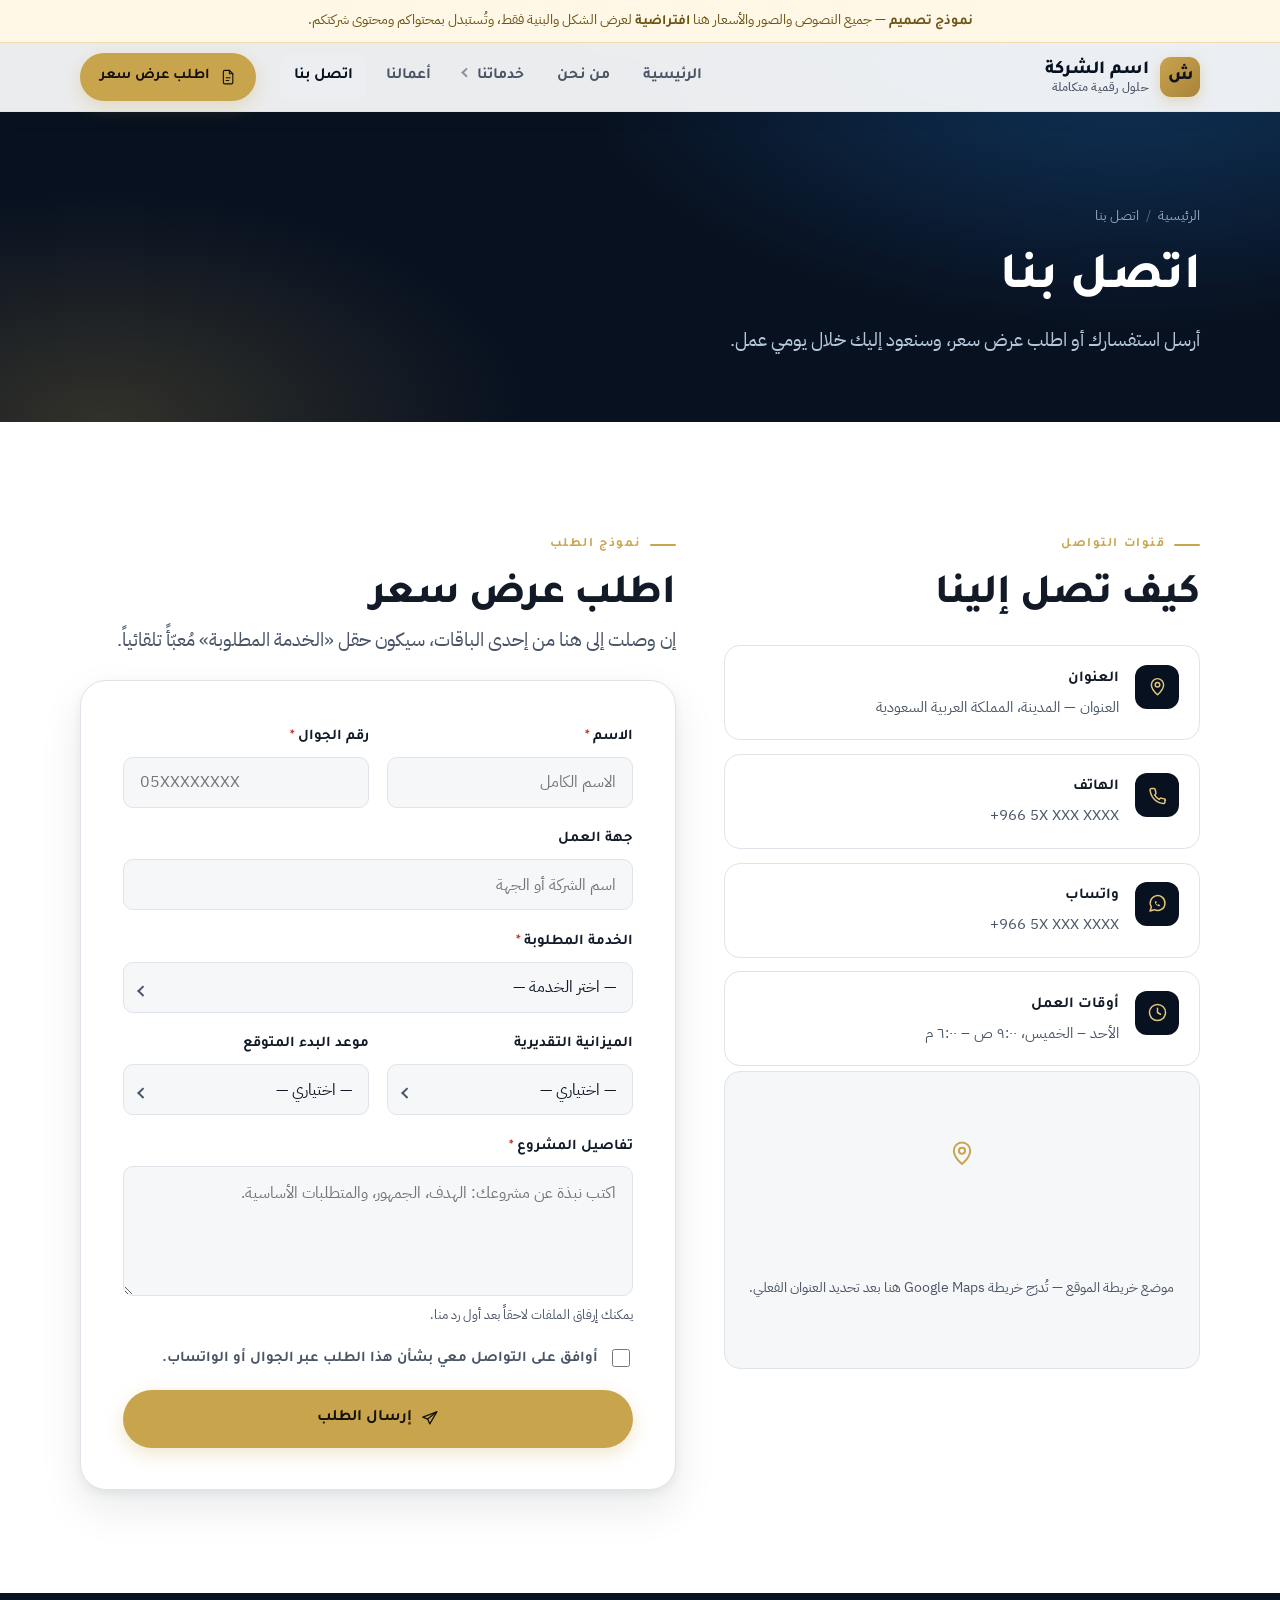
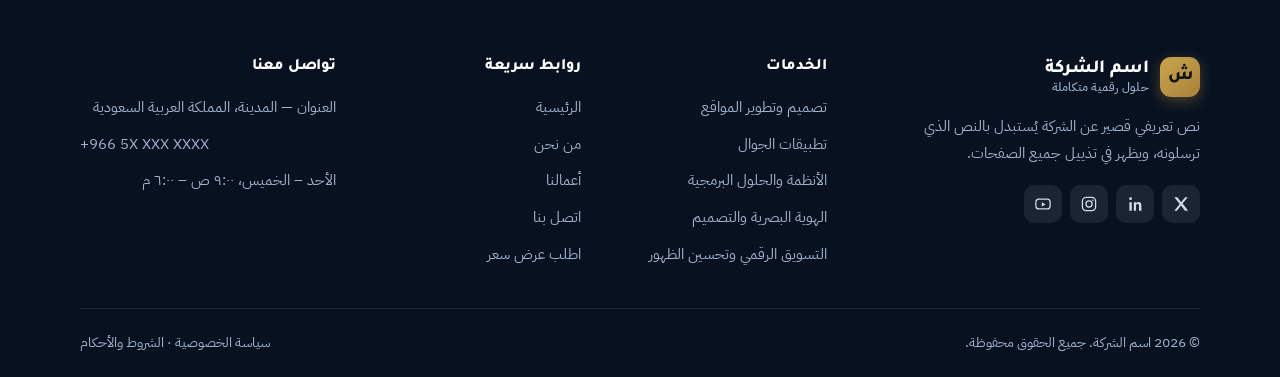
<file: contact.html>
<!DOCTYPE html>
<html lang="ar" dir="rtl">
<head>
<meta charset="utf-8">
<meta name="viewport" content="width=device-width, initial-scale=1">
<title>اتصل بنا | اسم الشركة</title>
<meta name="description" content="نموذج تواصل وقنوات الاتصال. (نموذج تصميم)">
<meta name="robots" content="noindex, nofollow">
<meta property="og:title" content="اتصل بنا | اسم الشركة">
<meta property="og:description" content="نموذج تواصل وقنوات الاتصال. (نموذج تصميم)">
<meta property="og:type" content="website">
<meta property="og:locale" content="ar_SA">
<link rel="preload" href="assets/fonts/Tajawal-800-arabic.woff2" as="font" type="font/woff2" crossorigin>
<link rel="preload" href="assets/fonts/IBMPlexSansArabic-400-arabic.woff2" as="font" type="font/woff2" crossorigin>
<link rel="stylesheet" href="assets/css/fonts.css">
<link rel="stylesheet" href="assets/css/style.css">
<link rel="icon" href="data:image/svg+xml,%3Csvg xmlns='http://www.w3.org/2000/svg' viewBox='0 0 32 32'%3E%3Crect width='32' height='32' rx='8' fill='%23c8a44d'/%3E%3Ctext x='16' y='23' font-size='19' font-family='sans-serif' font-weight='bold' text-anchor='middle' fill='%2310131a'%3E%D8%B4%3C/text%3E%3C/svg%3E">
</head>
<body data-page="contact">
<div class="demo-bar">
  <strong>نموذج تصميم</strong> — جميع النصوص والصور والأسعار هنا <strong>افتراضية</strong> لعرض الشكل والبنية فقط، وتُستبدل بمحتواكم ومحتوى شركتكم.
</div>
<script>/* set before first paint so the fixed header never jumps */
(function(){var b=document.currentScript.previousElementSibling;
document.documentElement.style.setProperty('--dbh',b.offsetHeight+'px');})();</script>
<header class="site-head site-head--solid is-stuck">
  <div class="wrap site-head__in">
    <a class="brand" href="index.html" aria-label="اسم الشركة — الصفحة الرئيسية">
      <span class="brand__mark" aria-hidden="true">ش</span>
      <span class="brand__txt">
        <span class="brand__name">اسم الشركة</span>
        <span class="brand__sub">حلول رقمية متكاملة</span>
      </span>
    </a>

    <nav class="nav" aria-label="القائمة الرئيسية">
      <ul class="nav__list">
        <li><a class="nav__link" href="index.html">الرئيسية</a></li>
        <li><a class="nav__link" href="about.html">من نحن</a></li>
        <li class="nav__has">
          <a class="nav__link" href="services.html">خدماتنا</a>
          <ul class="nav__sub">
            <li><a href="service-web.html">تصميم وتطوير المواقع</a></li>
            <li><a href="service-mobile.html">تطبيقات الجوال</a></li>
            <li><a href="service-systems.html">الأنظمة والحلول البرمجية</a></li>
            <li><a href="service-branding.html">الهوية البصرية والتصميم</a></li>
            <li><a href="service-marketing.html">التسويق الرقمي وتحسين الظهور</a></li>
          </ul>
        </li>
        <li><a class="nav__link" href="portfolio.html">أعمالنا</a></li>
        <li><a class="nav__link" href="contact.html" aria-current="page">اتصل بنا</a></li>
      </ul>
    </nav>

    <div class="head-cta">
      <a class="btn btn--sm" href="contact.html#quote"><svg viewBox="0 0 24 24" fill="none" stroke="currentColor" stroke-width="1.7" stroke-linecap="round" stroke-linejoin="round" aria-hidden="true" ><path d="M14 2H7a2 2 0 0 0-2 2v16a2 2 0 0 0 2 2h10a2 2 0 0 0 2-2V7z"/><path d="M14 2v5h5"/><path d="M9 13h6M9 17h4"/></svg> اطلب عرض سعر</a>
      <button class="burger" type="button" aria-label="القائمة" aria-expanded="false"><span></span></button>
    </div>
  </div>
</header>
<div class="nav-scrim" aria-hidden="true"></div>
<section class="pagehead">
  <div class="wrap">
    <nav class="crumbs" aria-label="مسار التنقل">
      <ol>
        <li><a href="index.html">الرئيسية</a></li>
        <li>اتصل بنا</li>
      </ol>
    </nav>
    <h1>اتصل بنا</h1>
    <p class="lede">أرسل استفسارك أو اطلب عرض سعر، وسنعود إليك خلال يومي عمل.</p>
  </div>
</section>

<section class="section">
  <div class="wrap">
    <div class="contact-grid">
      <div data-rv>
        <span class="eyebrow">قنوات التواصل</span>
        <h2>كيف تصل إلينا</h2>
        <div class="chan" style="margin-top:1.4rem">
          <div class="chan__item">
            <span class="chan__ico"><svg viewBox="0 0 24 24" fill="none" stroke="currentColor" stroke-width="1.7" stroke-linecap="round" stroke-linejoin="round" aria-hidden="true" ><path d="M12 21.5s7-6.3 7-11.5a7 7 0 1 0-14 0c0 5.2 7 11.5 7 11.5z"/><circle cx="12" cy="10" r="2.6"/></svg></span>
            <div><div class="chan__k">العنوان</div><div class="chan__v" dir="rtl">العنوان — المدينة، المملكة العربية السعودية</div></div>
          </div>
          <div class="chan__item">
            <span class="chan__ico"><svg viewBox="0 0 24 24" fill="none" stroke="currentColor" stroke-width="1.7" stroke-linecap="round" stroke-linejoin="round" aria-hidden="true" ><path d="M20.5 16.9v2.6a1.7 1.7 0 0 1-1.9 1.7 17 17 0 0 1-7.4-2.6 16.7 16.7 0 0 1-5.1-5.1A17 17 0 0 1 3.5 6a1.7 1.7 0 0 1 1.7-1.9h2.6a1.7 1.7 0 0 1 1.7 1.5c.1 1 .4 2 .7 2.9a1.7 1.7 0 0 1-.4 1.8l-1.1 1.1a13.7 13.7 0 0 0 5.1 5.1l1.1-1.1a1.7 1.7 0 0 1 1.8-.4c.9.3 1.9.6 2.9.7a1.7 1.7 0 0 1 1.5 1.7z"/></svg></span>
            <div><div class="chan__k">الهاتف</div><div class="chan__v">+966 5X XXX XXXX</div></div>
          </div>
          <div class="chan__item">
            <span class="chan__ico"><svg viewBox="0 0 24 24" fill="none" stroke="currentColor" stroke-width="1.7" stroke-linecap="round" stroke-linejoin="round" aria-hidden="true" ><path d="M20.5 11.6a8.4 8.4 0 0 1-12.3 7.5L3.5 20.5l1.5-4.6A8.4 8.4 0 1 1 20.5 11.6z"/><path d="M9 9.6c0 3 2.4 5.4 5.4 5.4l.6-1.4-1.8-.8-.9 1a5 5 0 0 1-2.1-2.1l1-.9-.8-1.8z" fill="currentColor" stroke="none"/></svg></span>
            <div><div class="chan__k">واتساب</div><div class="chan__v">+966 5X XXX XXXX</div></div>
          </div>
          <div class="chan__item">
            <span class="chan__ico"><svg viewBox="0 0 24 24" fill="none" stroke="currentColor" stroke-width="1.7" stroke-linecap="round" stroke-linejoin="round" aria-hidden="true" ><circle cx="12" cy="12" r="9.2"/><path d="M12 7.2V12l3.4 2"/></svg></span>
            <div><div class="chan__k">أوقات العمل</div><div class="chan__v" dir="rtl">الأحد – الخميس، ٩:٠٠ ص – ٦:٠٠ م</div></div>
          </div>
        </div>
        <div class="map-ph">
          <svg viewBox="0 0 24 24" fill="none" stroke="currentColor" stroke-width="1.7" stroke-linecap="round" stroke-linejoin="round" aria-hidden="true" style="inline-size:28px;block-size:28px;color:var(--gold)"><path d="M12 21.5s7-6.3 7-11.5a7 7 0 1 0-14 0c0 5.2 7 11.5 7 11.5z"/><circle cx="12" cy="10" r="2.6"/></svg>
          <span>موضع خريطة الموقع — تُدرَج خريطة Google Maps هنا بعد تحديد العنوان الفعلي.</span>
        </div>
      </div>
      <div data-rv data-rv-d="1">
        <span class="eyebrow">نموذج الطلب</span>
        <h2>اطلب عرض سعر</h2>
        <p class="lede" style="margin-bottom:1.4rem">إن وصلت إلى هنا من إحدى الباقات، سيكون حقل «الخدمة المطلوبة» مُعبّأً تلقائياً.</p>
        <form class="form-card" id="quote" data-demo novalidate>
  <div class="form-ok"><svg viewBox="0 0 24 24" fill="none" stroke="currentColor" stroke-width="1.7" stroke-linecap="round" stroke-linejoin="round" aria-hidden="true" ><path d="M20 6 9 17l-5-5"/></svg><span>تم إرسال طلبك — سنتواصل معك خلال يومي عمل. (نموذج تجريبي: لا يُرسل بريداً فعلياً بعد.)</span></div>
  <div class="fgrid">
    <div class="field">
      <label for="quote-name">الاسم <span class="req">*</span></label>
      <input id="quote-name" name="name" type="text" required autocomplete="name" placeholder="الاسم الكامل">
    </div>
    <div class="field">
      <label for="quote-phone">رقم الجوال <span class="req">*</span></label>
      <input id="quote-phone" name="phone" type="tel" required dir="ltr" autocomplete="tel" placeholder="05XXXXXXXX">
    </div>
    <div class="field field--full">
      <label for="quote-company">جهة العمل</label>
      <input id="quote-company" name="company" type="text" autocomplete="organization" placeholder="اسم الشركة أو الجهة">
    </div>
    <div class="field field--sel field--full">
      <label for="quote-svc">الخدمة المطلوبة <span class="req">*</span></label>
      <select id="quote-svc" name="service" required data-quote-target>
        <option value="">— اختر الخدمة —</option>
        <option value="web">تصميم وتطوير المواقع</option>
        <option value="mobile">تطبيقات الجوال</option>
        <option value="systems">الأنظمة والحلول البرمجية</option>
        <option value="branding">الهوية البصرية والتصميم</option>
        <option value="marketing">التسويق الرقمي وتحسين الظهور</option>
        <option value="other">خدمة أخرى / غير محدد</option>
      </select>
    </div>
    <div class="field field--sel">
      <label for="quote-budget">الميزانية التقديرية</label>
      <select id="quote-budget" name="budget">
        <option value="">— اختياري —</option>
        <option>أقل من 5,000 ر.س</option>
        <option>5,000 – 15,000 ر.س</option>
        <option>15,000 – 50,000 ر.س</option>
        <option>أكثر من 50,000 ر.س</option>
      </select>
    </div>
    <div class="field field--sel">
      <label for="quote-when">موعد البدء المتوقع</label>
      <select id="quote-when" name="timeline">
        <option value="">— اختياري —</option>
        <option>في أقرب وقت</option>
        <option>خلال شهر</option>
        <option>خلال ٣ أشهر</option>
        <option>مرحلة دراسة فقط</option>
      </select>
    </div>
    <div class="field field--full">
      <label for="quote-msg">تفاصيل المشروع <span class="req">*</span></label>
      <textarea id="quote-msg" name="message" required placeholder="اكتب نبذة عن مشروعك: الهدف، الجمهور، والمتطلبات الأساسية."></textarea>
      <span class="field__hint">يمكنك إرفاق الملفات لاحقاً بعد أول رد منا.</span>
    </div>
    <div class="field field--full">
      <label class="check">
        <input type="checkbox" name="consent" required>
        <span>أوافق على التواصل معي بشأن هذا الطلب عبر الجوال أو الواتساب.</span>
      </label>
    </div>
    <div class="field field--full">
      <button class="btn btn--block" type="submit"><svg viewBox="0 0 24 24" fill="none" stroke="currentColor" stroke-width="1.7" stroke-linecap="round" stroke-linejoin="round" aria-hidden="true" ><path d="M21.5 2.5 2.5 9.8l6.6 2.6L12 19z"/><path d="M21.5 2.5 9.1 12.4"/></svg> إرسال الطلب</button>
    </div>
  </div>
</form>
      </div>
    </div>
  </div>
</section>
<footer class="site-foot">
  <div class="wrap">
    <div class="foot-grid">
      <div>
        <a class="brand" href="index.html">
          <span class="brand__mark" aria-hidden="true">ش</span>
          <span class="brand__txt">
            <span class="brand__name">اسم الشركة</span>
            <span class="brand__sub">حلول رقمية متكاملة</span>
          </span>
        </a>
        <p class="foot-about">نص تعريفي قصير عن الشركة يُستبدل بالنص الذي ترسلونه، ويظهر في تذييل جميع الصفحات.</p>
        <div class="social">
          <a href="#" aria-label="X"><svg viewBox="0 0 24 24" fill="none" stroke="currentColor" stroke-width="1.7" stroke-linecap="round" stroke-linejoin="round" aria-hidden="true" ><path d="M3 3h4.2l5 6.6L17.6 3H21l-6.9 8.4L21.5 21h-4.2l-5.3-7-5.5 7H3l7.4-9z" fill="currentColor" stroke="none"/></svg></a>
          <a href="#" aria-label="LinkedIn"><svg viewBox="0 0 24 24" fill="none" stroke="currentColor" stroke-width="1.7" stroke-linecap="round" stroke-linejoin="round" aria-hidden="true" ><path d="M4.5 9.5h3.2V21H4.5zM6.1 3a1.9 1.9 0 1 1 0 3.8 1.9 1.9 0 0 1 0-3.8z" fill="currentColor" stroke="none"/><path d="M10.4 9.5h3.1v1.6a3.6 3.6 0 0 1 3.2-1.8c2.4 0 3.8 1.6 3.8 4.4V21h-3.2v-6.6c0-1.5-.6-2.4-1.9-2.4s-2 .9-2 2.4V21h-3z" fill="currentColor" stroke="none"/></svg></a>
          <a href="#" aria-label="Instagram"><svg viewBox="0 0 24 24" fill="none" stroke="currentColor" stroke-width="1.7" stroke-linecap="round" stroke-linejoin="round" aria-hidden="true" ><rect x="3.2" y="3.2" width="17.6" height="17.6" rx="5"/><circle cx="12" cy="12" r="4.1"/><circle cx="17" cy="7" r="1.1" fill="currentColor" stroke="none"/></svg></a>
          <a href="#" aria-label="YouTube"><svg viewBox="0 0 24 24" fill="none" stroke="currentColor" stroke-width="1.7" stroke-linecap="round" stroke-linejoin="round" aria-hidden="true" ><rect x="2.5" y="5.5" width="19" height="13" rx="4"/><path d="m10.4 9.6 5 2.9-5 2.9z" fill="currentColor" stroke="none"/></svg></a>
        </div>
      </div>
      <div>
        <h4>الخدمات</h4>
        <ul><li><a href="service-web.html">تصميم وتطوير المواقع</a></li><li><a href="service-mobile.html">تطبيقات الجوال</a></li><li><a href="service-systems.html">الأنظمة والحلول البرمجية</a></li><li><a href="service-branding.html">الهوية البصرية والتصميم</a></li><li><a href="service-marketing.html">التسويق الرقمي وتحسين الظهور</a></li></ul>
      </div>
      <div>
        <h4>روابط سريعة</h4>
        <ul>
          <li><a href="index.html">الرئيسية</a></li>
          <li><a href="about.html">من نحن</a></li>
          <li><a href="portfolio.html">أعمالنا</a></li>
          <li><a href="contact.html">اتصل بنا</a></li>
          <li><a href="contact.html#quote">اطلب عرض سعر</a></li>
        </ul>
      </div>
      <div>
        <h4>تواصل معنا</h4>
        <ul>
          <li>العنوان — المدينة، المملكة العربية السعودية</li>
          <li dir="ltr" style="text-align:start">+966 5X XXX XXXX</li>
          <li>الأحد – الخميس، ٩:٠٠ ص – ٦:٠٠ م</li>
        </ul>
      </div>
    </div>
    <div class="foot-bot">
      <span>© <span data-year>٢٠٢٦</span> اسم الشركة. جميع الحقوق محفوظة.</span>
      <span>سياسة الخصوصية · الشروط والأحكام</span>
    </div>
  </div>
</footer>
<script src="assets/js/main.js"></script>
</body>
</html>
</file>
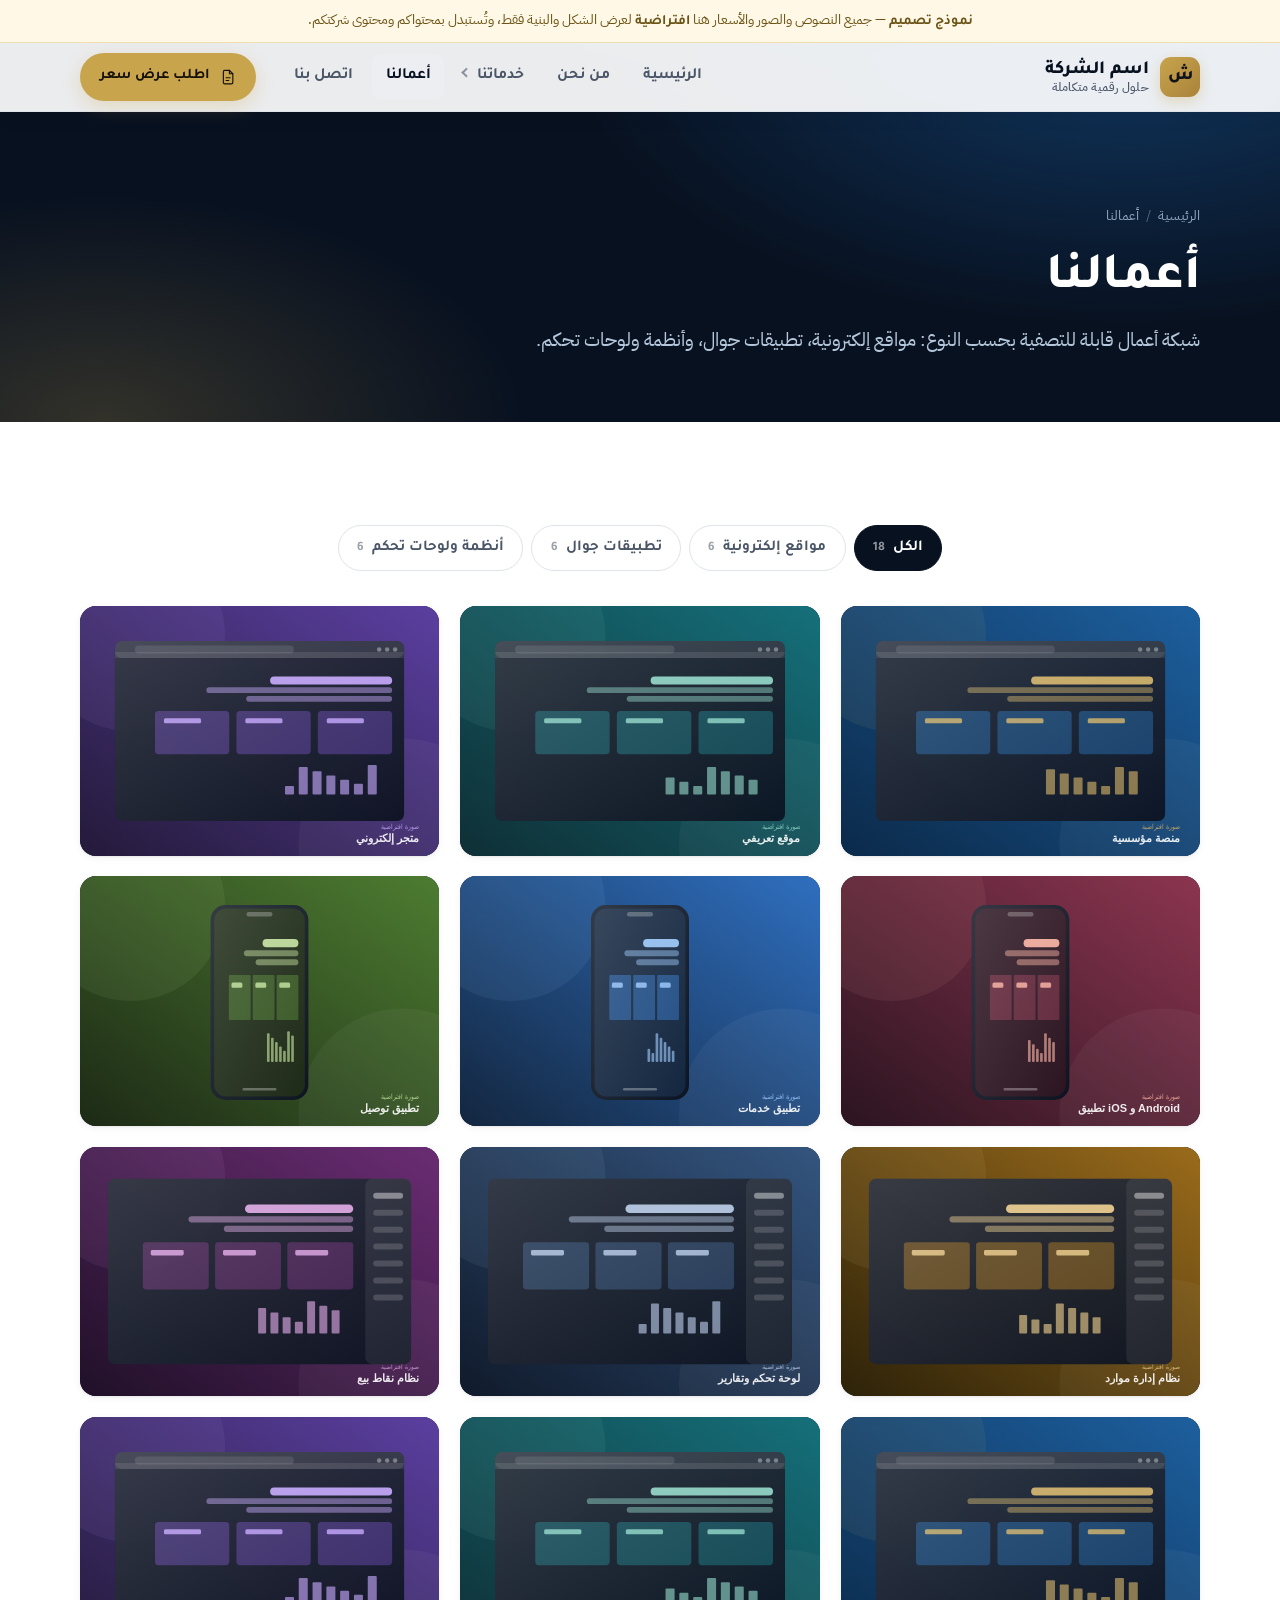
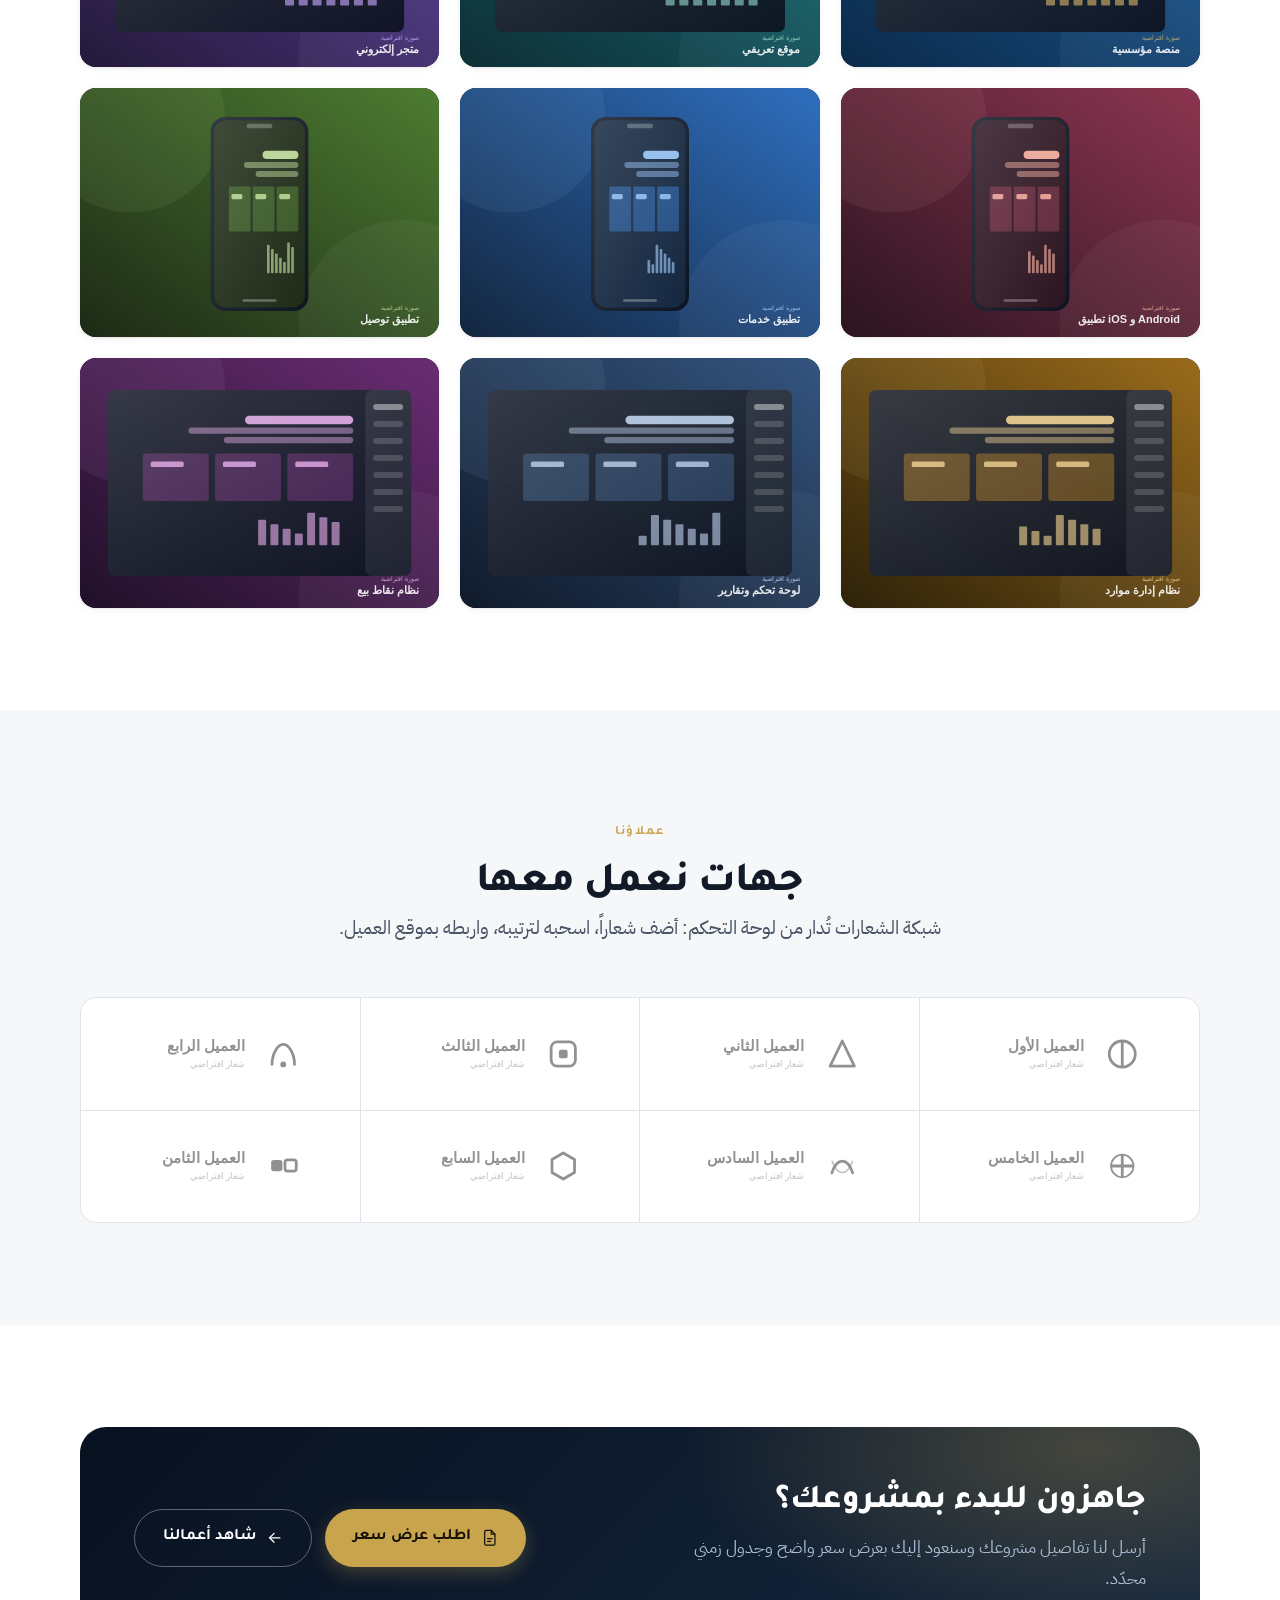
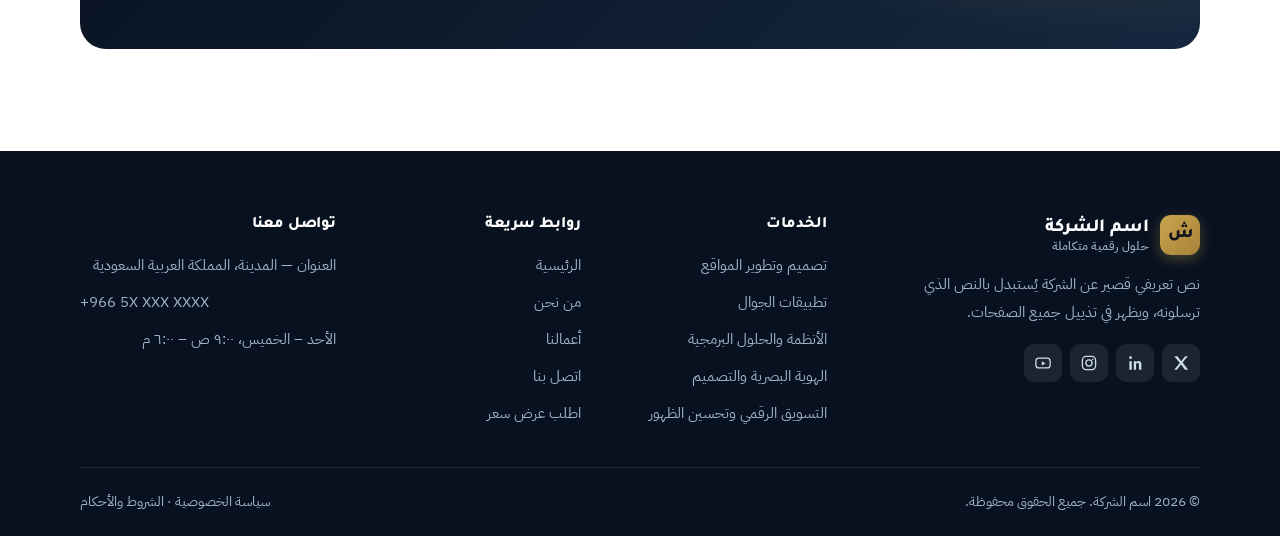
<file: portfolio.html>
<!DOCTYPE html>
<html lang="ar" dir="rtl">
<head>
<meta charset="utf-8">
<meta name="viewport" content="width=device-width, initial-scale=1">
<title>أعمالنا | اسم الشركة</title>
<meta name="description" content="معرض أعمال: مواقع، تطبيقات جوال، وأنظمة. (نموذج تصميم)">
<meta name="robots" content="noindex, nofollow">
<meta property="og:title" content="أعمالنا | اسم الشركة">
<meta property="og:description" content="معرض أعمال: مواقع، تطبيقات جوال، وأنظمة. (نموذج تصميم)">
<meta property="og:type" content="website">
<meta property="og:locale" content="ar_SA">
<link rel="preload" href="assets/fonts/Tajawal-800-arabic.woff2" as="font" type="font/woff2" crossorigin>
<link rel="preload" href="assets/fonts/IBMPlexSansArabic-400-arabic.woff2" as="font" type="font/woff2" crossorigin>
<link rel="stylesheet" href="assets/css/fonts.css">
<link rel="stylesheet" href="assets/css/style.css">
<link rel="icon" href="data:image/svg+xml,%3Csvg xmlns='http://www.w3.org/2000/svg' viewBox='0 0 32 32'%3E%3Crect width='32' height='32' rx='8' fill='%23c8a44d'/%3E%3Ctext x='16' y='23' font-size='19' font-family='sans-serif' font-weight='bold' text-anchor='middle' fill='%2310131a'%3E%D8%B4%3C/text%3E%3C/svg%3E">
</head>
<body data-page="portfolio">
<div class="demo-bar">
  <strong>نموذج تصميم</strong> — جميع النصوص والصور والأسعار هنا <strong>افتراضية</strong> لعرض الشكل والبنية فقط، وتُستبدل بمحتواكم ومحتوى شركتكم.
</div>
<script>/* set before first paint so the fixed header never jumps */
(function(){var b=document.currentScript.previousElementSibling;
document.documentElement.style.setProperty('--dbh',b.offsetHeight+'px');})();</script>
<header class="site-head site-head--solid is-stuck">
  <div class="wrap site-head__in">
    <a class="brand" href="index.html" aria-label="اسم الشركة — الصفحة الرئيسية">
      <span class="brand__mark" aria-hidden="true">ش</span>
      <span class="brand__txt">
        <span class="brand__name">اسم الشركة</span>
        <span class="brand__sub">حلول رقمية متكاملة</span>
      </span>
    </a>

    <nav class="nav" aria-label="القائمة الرئيسية">
      <ul class="nav__list">
        <li><a class="nav__link" href="index.html">الرئيسية</a></li>
        <li><a class="nav__link" href="about.html">من نحن</a></li>
        <li class="nav__has">
          <a class="nav__link" href="services.html">خدماتنا</a>
          <ul class="nav__sub">
            <li><a href="service-web.html">تصميم وتطوير المواقع</a></li>
            <li><a href="service-mobile.html">تطبيقات الجوال</a></li>
            <li><a href="service-systems.html">الأنظمة والحلول البرمجية</a></li>
            <li><a href="service-branding.html">الهوية البصرية والتصميم</a></li>
            <li><a href="service-marketing.html">التسويق الرقمي وتحسين الظهور</a></li>
          </ul>
        </li>
        <li><a class="nav__link" href="portfolio.html" aria-current="page">أعمالنا</a></li>
        <li><a class="nav__link" href="contact.html">اتصل بنا</a></li>
      </ul>
    </nav>

    <div class="head-cta">
      <a class="btn btn--sm" href="contact.html#quote"><svg viewBox="0 0 24 24" fill="none" stroke="currentColor" stroke-width="1.7" stroke-linecap="round" stroke-linejoin="round" aria-hidden="true" ><path d="M14 2H7a2 2 0 0 0-2 2v16a2 2 0 0 0 2 2h10a2 2 0 0 0 2-2V7z"/><path d="M14 2v5h5"/><path d="M9 13h6M9 17h4"/></svg> اطلب عرض سعر</a>
      <button class="burger" type="button" aria-label="القائمة" aria-expanded="false"><span></span></button>
    </div>
  </div>
</header>
<div class="nav-scrim" aria-hidden="true"></div>
<section class="pagehead">
  <div class="wrap">
    <nav class="crumbs" aria-label="مسار التنقل">
      <ol>
        <li><a href="index.html">الرئيسية</a></li>
        <li>أعمالنا</li>
      </ol>
    </nav>
    <h1>أعمالنا</h1>
    <p class="lede">شبكة أعمال قابلة للتصفية بحسب النوع: مواقع إلكترونية، تطبيقات جوال، وأنظمة ولوحات تحكم.</p>
  </div>
</section>

<section class="section">
  <div class="wrap">
    <div class="filters" data-rv role="group" aria-label="تصفية الأعمال">
      <button class="filter is-on" type="button" data-filter="all" aria-pressed="true">الكل <span class="c num">18</span></button>
      <button class="filter" type="button" data-filter="web" aria-pressed="false">مواقع إلكترونية <span class="c num">6</span></button>
      <button class="filter" type="button" data-filter="mobile" aria-pressed="false">تطبيقات جوال <span class="c num">6</span></button>
      <button class="filter" type="button" data-filter="systems" aria-pressed="false">أنظمة ولوحات تحكم <span class="c num">6</span></button>
    </div>
    <div class="work-grid">
      <a class="work" href="portfolio.html" data-cat="web">
    <div class="work__img"><img src="assets/img/portfolio/work-1-web.svg" alt="منصة مؤسسية" loading="lazy" width="720" height="500"></div>
    <div class="work__ov">
      <span class="work__cat">موقع مؤسسي</span>
      <span class="work__t">منصة مؤسسية</span>
    </div>
  </a>
      <a class="work" href="portfolio.html" data-cat="web">
    <div class="work__img"><img src="assets/img/portfolio/work-2-web.svg" alt="موقع تعريفي" loading="lazy" width="720" height="500"></div>
    <div class="work__ov">
      <span class="work__cat">موقع تعريفي</span>
      <span class="work__t">موقع تعريفي</span>
    </div>
  </a>
      <a class="work" href="portfolio.html" data-cat="web">
    <div class="work__img"><img src="assets/img/portfolio/work-3-web.svg" alt="متجر إلكتروني" loading="lazy" width="720" height="500"></div>
    <div class="work__ov">
      <span class="work__cat">تجارة إلكترونية</span>
      <span class="work__t">متجر إلكتروني</span>
    </div>
  </a>
      <a class="work" href="portfolio.html" data-cat="mobile">
    <div class="work__img"><img src="assets/img/portfolio/work-4-mobile.svg" alt="تطبيق iOS و Android" loading="lazy" width="720" height="500"></div>
    <div class="work__ov">
      <span class="work__cat">تطبيق جوال</span>
      <span class="work__t">تطبيق iOS و Android</span>
    </div>
  </a>
      <a class="work" href="portfolio.html" data-cat="mobile">
    <div class="work__img"><img src="assets/img/portfolio/work-5-mobile.svg" alt="تطبيق خدمات" loading="lazy" width="720" height="500"></div>
    <div class="work__ov">
      <span class="work__cat">تطبيق جوال</span>
      <span class="work__t">تطبيق خدمات</span>
    </div>
  </a>
      <a class="work" href="portfolio.html" data-cat="mobile">
    <div class="work__img"><img src="assets/img/portfolio/work-6-mobile.svg" alt="تطبيق توصيل" loading="lazy" width="720" height="500"></div>
    <div class="work__ov">
      <span class="work__cat">تطبيق جوال</span>
      <span class="work__t">تطبيق توصيل</span>
    </div>
  </a>
      <a class="work" href="portfolio.html" data-cat="systems">
    <div class="work__img"><img src="assets/img/portfolio/work-7-systems.svg" alt="نظام إدارة موارد" loading="lazy" width="720" height="500"></div>
    <div class="work__ov">
      <span class="work__cat">نظام إداري</span>
      <span class="work__t">نظام إدارة موارد</span>
    </div>
  </a>
      <a class="work" href="portfolio.html" data-cat="systems">
    <div class="work__img"><img src="assets/img/portfolio/work-8-systems.svg" alt="لوحة تحكم وتقارير" loading="lazy" width="720" height="500"></div>
    <div class="work__ov">
      <span class="work__cat">لوحة تحكم</span>
      <span class="work__t">لوحة تحكم وتقارير</span>
    </div>
  </a>
      <a class="work" href="portfolio.html" data-cat="systems">
    <div class="work__img"><img src="assets/img/portfolio/work-9-systems.svg" alt="نظام نقاط بيع" loading="lazy" width="720" height="500"></div>
    <div class="work__ov">
      <span class="work__cat">نقاط بيع</span>
      <span class="work__t">نظام نقاط بيع</span>
    </div>
  </a>
      <a class="work" href="portfolio.html" data-cat="web">
    <div class="work__img"><img src="assets/img/portfolio/work-1-web.svg" alt="منصة مؤسسية — نموذج ٢" loading="lazy" width="720" height="500"></div>
    <div class="work__ov">
      <span class="work__cat">موقع مؤسسي</span>
      <span class="work__t">منصة مؤسسية — نموذج ٢</span>
    </div>
  </a>
      <a class="work" href="portfolio.html" data-cat="web">
    <div class="work__img"><img src="assets/img/portfolio/work-2-web.svg" alt="موقع تعريفي — نموذج ٢" loading="lazy" width="720" height="500"></div>
    <div class="work__ov">
      <span class="work__cat">موقع تعريفي</span>
      <span class="work__t">موقع تعريفي — نموذج ٢</span>
    </div>
  </a>
      <a class="work" href="portfolio.html" data-cat="web">
    <div class="work__img"><img src="assets/img/portfolio/work-3-web.svg" alt="متجر إلكتروني — نموذج ٢" loading="lazy" width="720" height="500"></div>
    <div class="work__ov">
      <span class="work__cat">تجارة إلكترونية</span>
      <span class="work__t">متجر إلكتروني — نموذج ٢</span>
    </div>
  </a>
      <a class="work" href="portfolio.html" data-cat="mobile">
    <div class="work__img"><img src="assets/img/portfolio/work-4-mobile.svg" alt="تطبيق iOS و Android — نموذج ٢" loading="lazy" width="720" height="500"></div>
    <div class="work__ov">
      <span class="work__cat">تطبيق جوال</span>
      <span class="work__t">تطبيق iOS و Android — نموذج ٢</span>
    </div>
  </a>
      <a class="work" href="portfolio.html" data-cat="mobile">
    <div class="work__img"><img src="assets/img/portfolio/work-5-mobile.svg" alt="تطبيق خدمات — نموذج ٢" loading="lazy" width="720" height="500"></div>
    <div class="work__ov">
      <span class="work__cat">تطبيق جوال</span>
      <span class="work__t">تطبيق خدمات — نموذج ٢</span>
    </div>
  </a>
      <a class="work" href="portfolio.html" data-cat="mobile">
    <div class="work__img"><img src="assets/img/portfolio/work-6-mobile.svg" alt="تطبيق توصيل — نموذج ٢" loading="lazy" width="720" height="500"></div>
    <div class="work__ov">
      <span class="work__cat">تطبيق جوال</span>
      <span class="work__t">تطبيق توصيل — نموذج ٢</span>
    </div>
  </a>
      <a class="work" href="portfolio.html" data-cat="systems">
    <div class="work__img"><img src="assets/img/portfolio/work-7-systems.svg" alt="نظام إدارة موارد — نموذج ٢" loading="lazy" width="720" height="500"></div>
    <div class="work__ov">
      <span class="work__cat">نظام إداري</span>
      <span class="work__t">نظام إدارة موارد — نموذج ٢</span>
    </div>
  </a>
      <a class="work" href="portfolio.html" data-cat="systems">
    <div class="work__img"><img src="assets/img/portfolio/work-8-systems.svg" alt="لوحة تحكم وتقارير — نموذج ٢" loading="lazy" width="720" height="500"></div>
    <div class="work__ov">
      <span class="work__cat">لوحة تحكم</span>
      <span class="work__t">لوحة تحكم وتقارير — نموذج ٢</span>
    </div>
  </a>
      <a class="work" href="portfolio.html" data-cat="systems">
    <div class="work__img"><img src="assets/img/portfolio/work-9-systems.svg" alt="نظام نقاط بيع — نموذج ٢" loading="lazy" width="720" height="500"></div>
    <div class="work__ov">
      <span class="work__cat">نقاط بيع</span>
      <span class="work__t">نظام نقاط بيع — نموذج ٢</span>
    </div>
  </a>
    </div>
  </div>
</section>

<section class="section section--tint">
  <div class="wrap">
    <div class="head head--center" data-rv>
      <span class="eyebrow">عملاؤنا</span>
      <h2>جهات نعمل معها</h2>
      <p class="lede">شبكة الشعارات تُدار من لوحة التحكم: أضف شعاراً، اسحبه لترتيبه، واربطه بموقع العميل.</p>
    </div>
    <div class="logos" data-rv data-rv-d="1">
      <div class="logo-cell"><img src="assets/img/clients/client-1.svg" alt="شعار العميل 1" loading="lazy" width="210" height="60"></div>
      <div class="logo-cell"><img src="assets/img/clients/client-2.svg" alt="شعار العميل 2" loading="lazy" width="210" height="60"></div>
      <div class="logo-cell"><img src="assets/img/clients/client-3.svg" alt="شعار العميل 3" loading="lazy" width="210" height="60"></div>
      <div class="logo-cell"><img src="assets/img/clients/client-4.svg" alt="شعار العميل 4" loading="lazy" width="210" height="60"></div>
      <div class="logo-cell"><img src="assets/img/clients/client-5.svg" alt="شعار العميل 5" loading="lazy" width="210" height="60"></div>
      <div class="logo-cell"><img src="assets/img/clients/client-6.svg" alt="شعار العميل 6" loading="lazy" width="210" height="60"></div>
      <div class="logo-cell"><img src="assets/img/clients/client-7.svg" alt="شعار العميل 7" loading="lazy" width="210" height="60"></div>
      <div class="logo-cell"><img src="assets/img/clients/client-8.svg" alt="شعار العميل 8" loading="lazy" width="210" height="60"></div>
    </div>
  </div>
</section>

<section class="section">
  <div class="wrap">
    <div class="cta-band" data-rv>
      <div>
        <h2>جاهزون للبدء بمشروعك؟</h2>
        <p>أرسل لنا تفاصيل مشروعك وسنعود إليك بعرض سعر واضح وجدول زمني محدّد.</p>
      </div>
      <div class="hero__btns">
        <a class="btn" href="contact.html#quote"><svg viewBox="0 0 24 24" fill="none" stroke="currentColor" stroke-width="1.7" stroke-linecap="round" stroke-linejoin="round" aria-hidden="true" ><path d="M14 2H7a2 2 0 0 0-2 2v16a2 2 0 0 0 2 2h10a2 2 0 0 0 2-2V7z"/><path d="M14 2v5h5"/><path d="M9 13h6M9 17h4"/></svg> اطلب عرض سعر</a>
        <a class="btn btn--ghost" href="portfolio.html"><svg viewBox="0 0 24 24" fill="none" stroke="currentColor" stroke-width="1.7" stroke-linecap="round" stroke-linejoin="round" aria-hidden="true" class="arw"><path d="M19 12H5"/><path d="m11 18-6-6 6-6"/></svg> شاهد أعمالنا</a>
      </div>
    </div>
  </div>
</section>

<footer class="site-foot">
  <div class="wrap">
    <div class="foot-grid">
      <div>
        <a class="brand" href="index.html">
          <span class="brand__mark" aria-hidden="true">ش</span>
          <span class="brand__txt">
            <span class="brand__name">اسم الشركة</span>
            <span class="brand__sub">حلول رقمية متكاملة</span>
          </span>
        </a>
        <p class="foot-about">نص تعريفي قصير عن الشركة يُستبدل بالنص الذي ترسلونه، ويظهر في تذييل جميع الصفحات.</p>
        <div class="social">
          <a href="#" aria-label="X"><svg viewBox="0 0 24 24" fill="none" stroke="currentColor" stroke-width="1.7" stroke-linecap="round" stroke-linejoin="round" aria-hidden="true" ><path d="M3 3h4.2l5 6.6L17.6 3H21l-6.9 8.4L21.5 21h-4.2l-5.3-7-5.5 7H3l7.4-9z" fill="currentColor" stroke="none"/></svg></a>
          <a href="#" aria-label="LinkedIn"><svg viewBox="0 0 24 24" fill="none" stroke="currentColor" stroke-width="1.7" stroke-linecap="round" stroke-linejoin="round" aria-hidden="true" ><path d="M4.5 9.5h3.2V21H4.5zM6.1 3a1.9 1.9 0 1 1 0 3.8 1.9 1.9 0 0 1 0-3.8z" fill="currentColor" stroke="none"/><path d="M10.4 9.5h3.1v1.6a3.6 3.6 0 0 1 3.2-1.8c2.4 0 3.8 1.6 3.8 4.4V21h-3.2v-6.6c0-1.5-.6-2.4-1.9-2.4s-2 .9-2 2.4V21h-3z" fill="currentColor" stroke="none"/></svg></a>
          <a href="#" aria-label="Instagram"><svg viewBox="0 0 24 24" fill="none" stroke="currentColor" stroke-width="1.7" stroke-linecap="round" stroke-linejoin="round" aria-hidden="true" ><rect x="3.2" y="3.2" width="17.6" height="17.6" rx="5"/><circle cx="12" cy="12" r="4.1"/><circle cx="17" cy="7" r="1.1" fill="currentColor" stroke="none"/></svg></a>
          <a href="#" aria-label="YouTube"><svg viewBox="0 0 24 24" fill="none" stroke="currentColor" stroke-width="1.7" stroke-linecap="round" stroke-linejoin="round" aria-hidden="true" ><rect x="2.5" y="5.5" width="19" height="13" rx="4"/><path d="m10.4 9.6 5 2.9-5 2.9z" fill="currentColor" stroke="none"/></svg></a>
        </div>
      </div>
      <div>
        <h4>الخدمات</h4>
        <ul><li><a href="service-web.html">تصميم وتطوير المواقع</a></li><li><a href="service-mobile.html">تطبيقات الجوال</a></li><li><a href="service-systems.html">الأنظمة والحلول البرمجية</a></li><li><a href="service-branding.html">الهوية البصرية والتصميم</a></li><li><a href="service-marketing.html">التسويق الرقمي وتحسين الظهور</a></li></ul>
      </div>
      <div>
        <h4>روابط سريعة</h4>
        <ul>
          <li><a href="index.html">الرئيسية</a></li>
          <li><a href="about.html">من نحن</a></li>
          <li><a href="portfolio.html">أعمالنا</a></li>
          <li><a href="contact.html">اتصل بنا</a></li>
          <li><a href="contact.html#quote">اطلب عرض سعر</a></li>
        </ul>
      </div>
      <div>
        <h4>تواصل معنا</h4>
        <ul>
          <li>العنوان — المدينة، المملكة العربية السعودية</li>
          <li dir="ltr" style="text-align:start">+966 5X XXX XXXX</li>
          <li>الأحد – الخميس، ٩:٠٠ ص – ٦:٠٠ م</li>
        </ul>
      </div>
    </div>
    <div class="foot-bot">
      <span>© <span data-year>٢٠٢٦</span> اسم الشركة. جميع الحقوق محفوظة.</span>
      <span>سياسة الخصوصية · الشروط والأحكام</span>
    </div>
  </div>
</footer>
<script src="assets/js/main.js"></script>
</body>
</html>
</file>
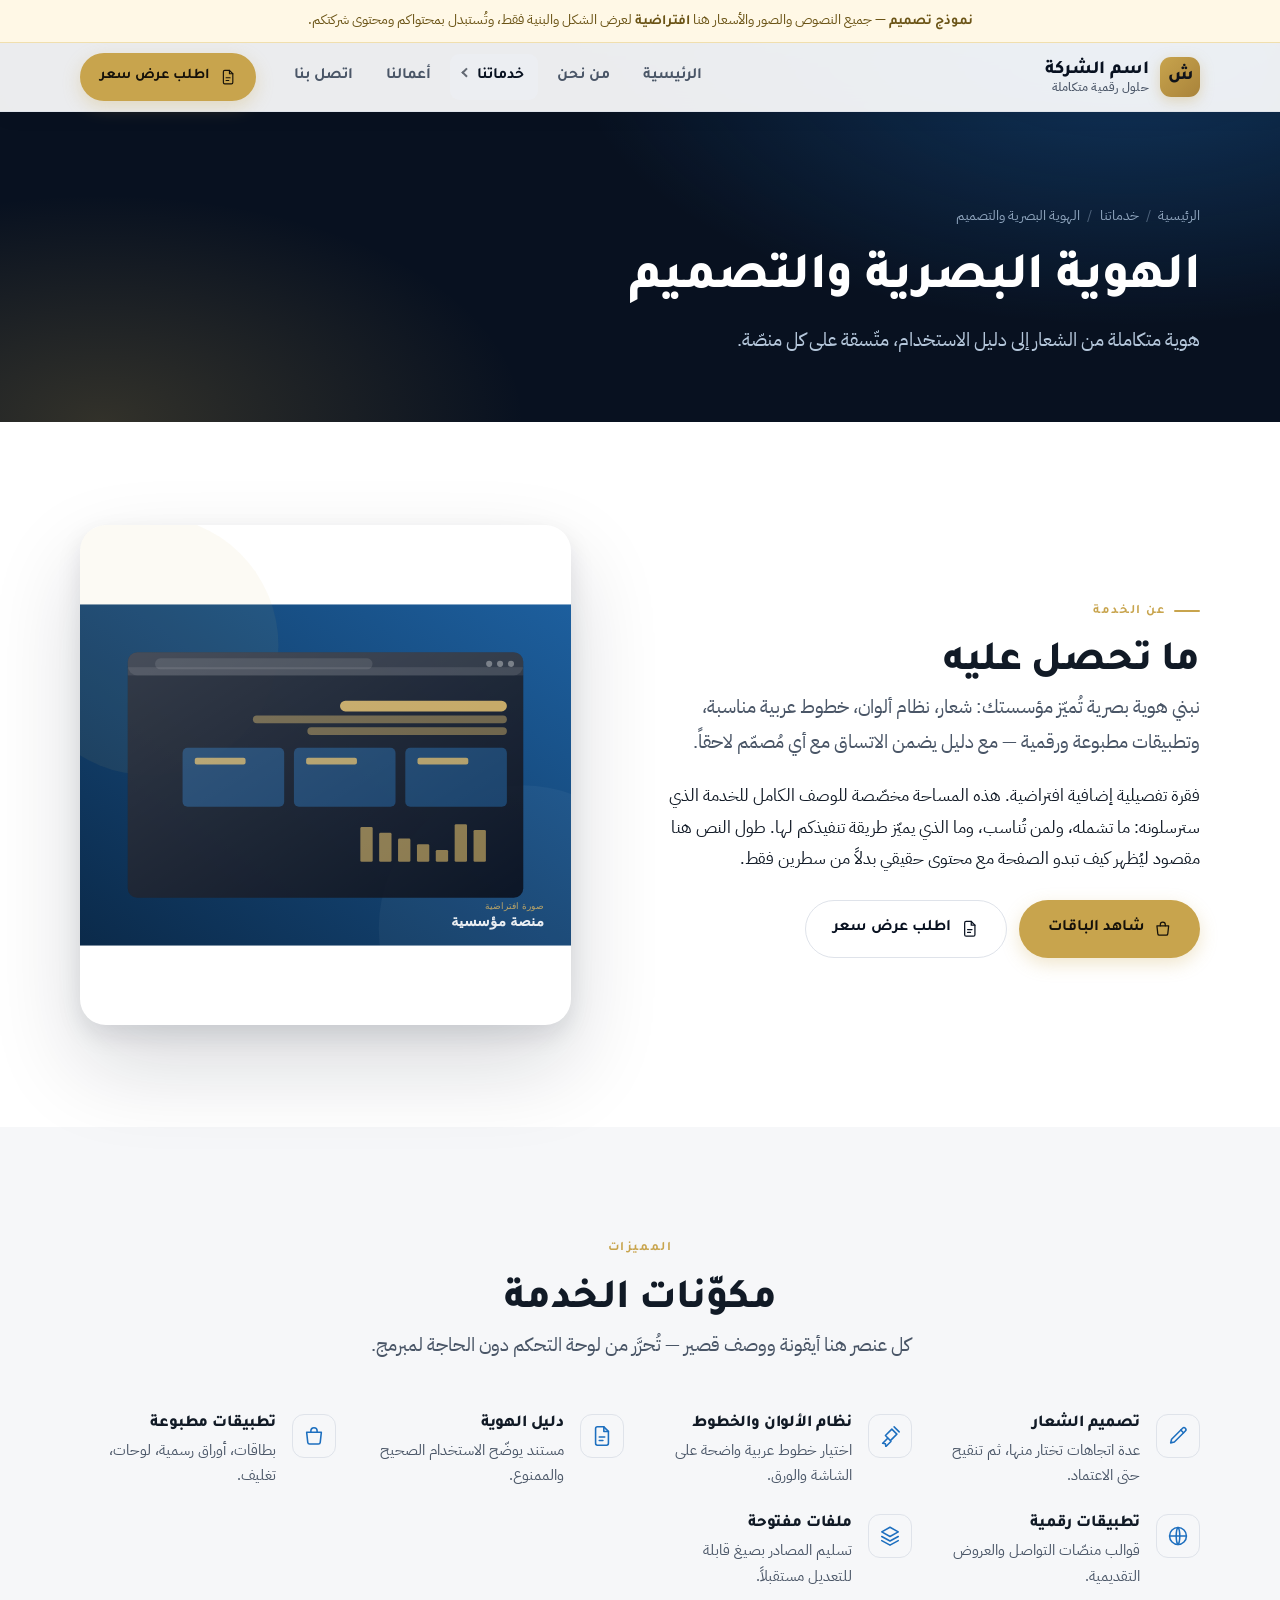
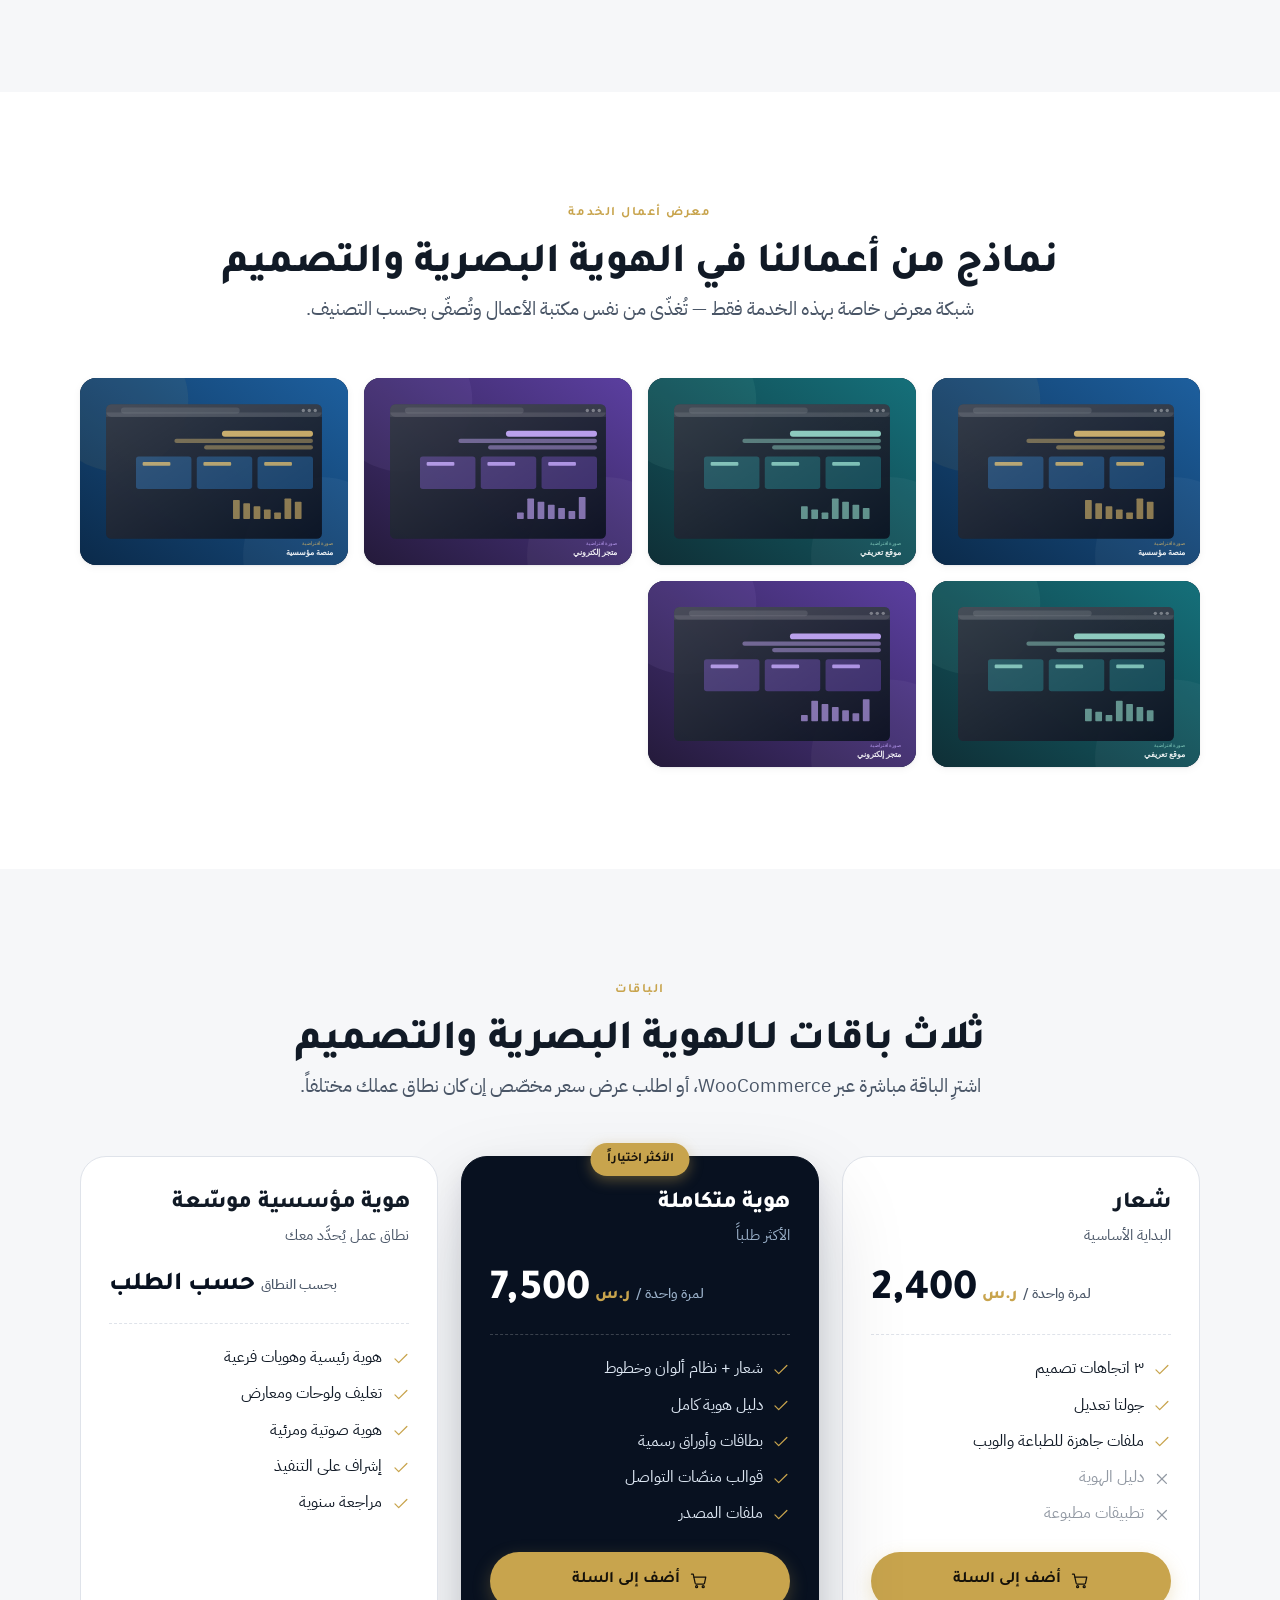
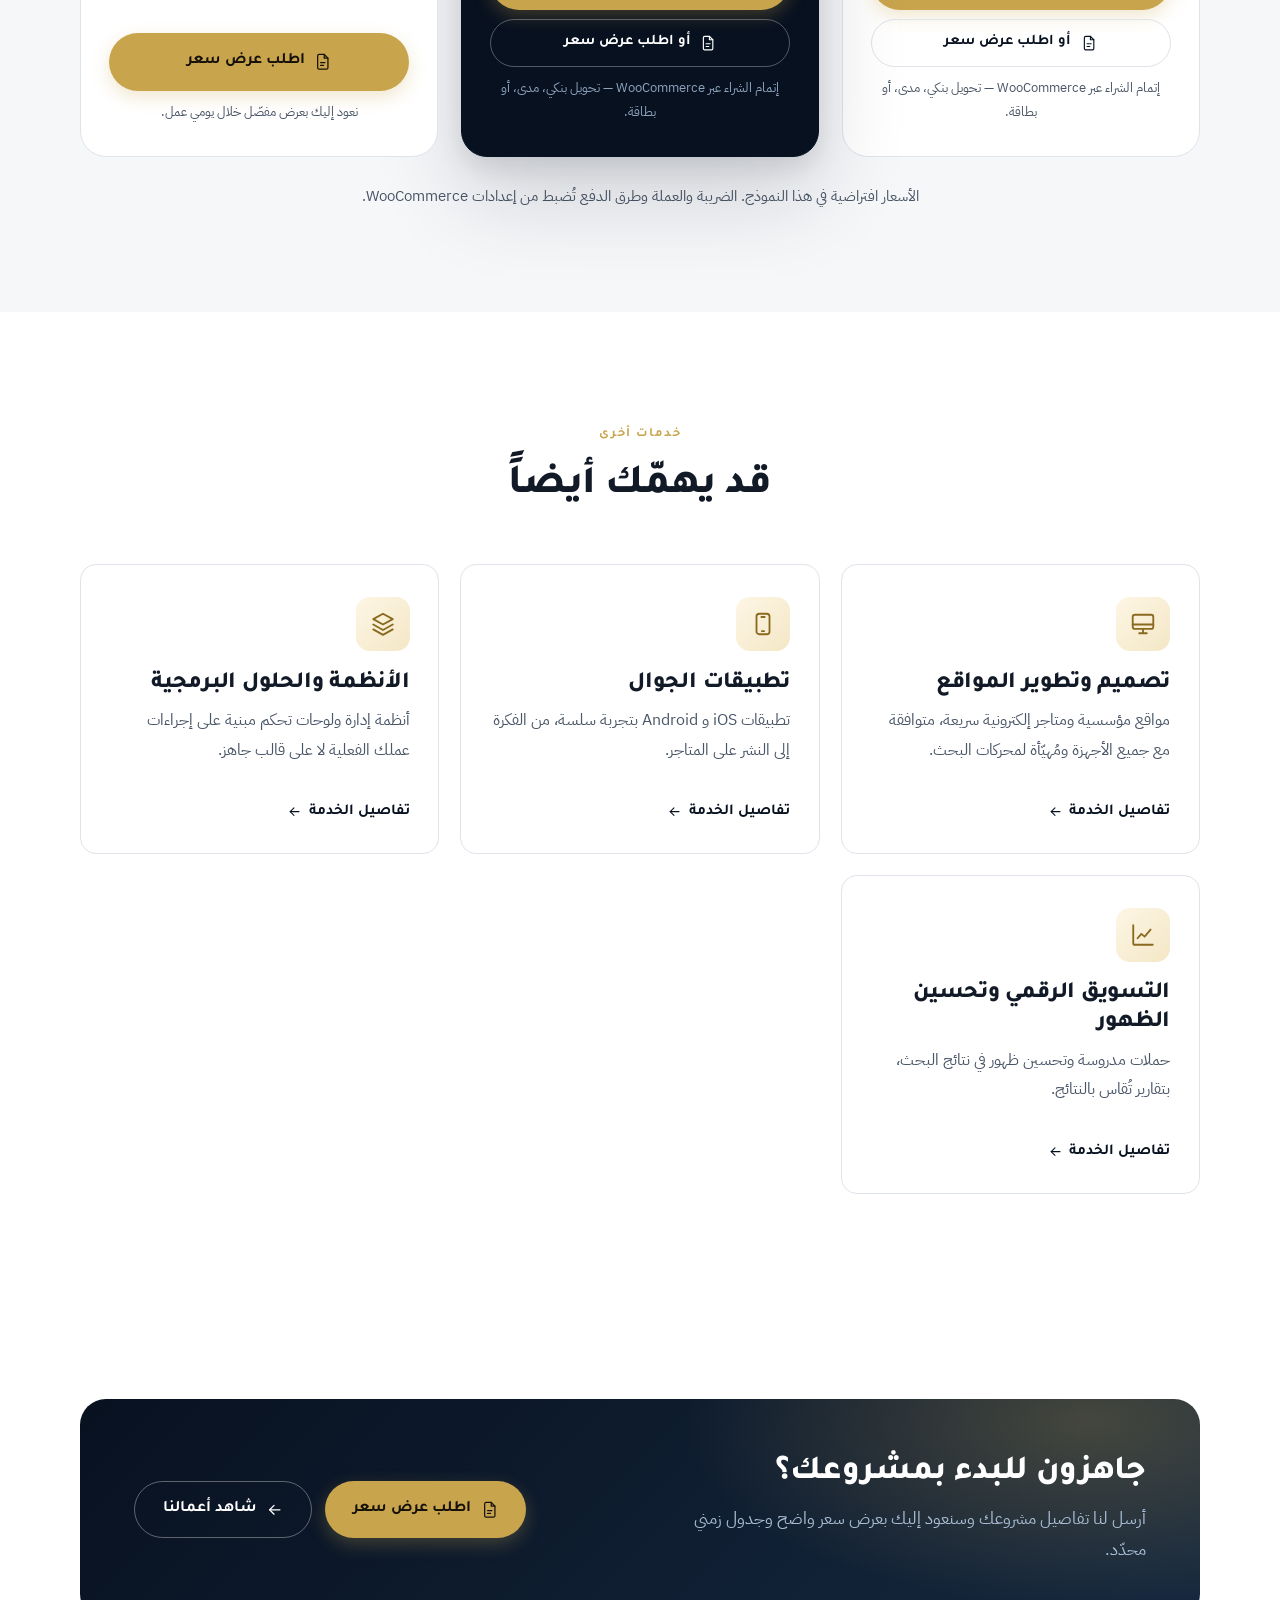
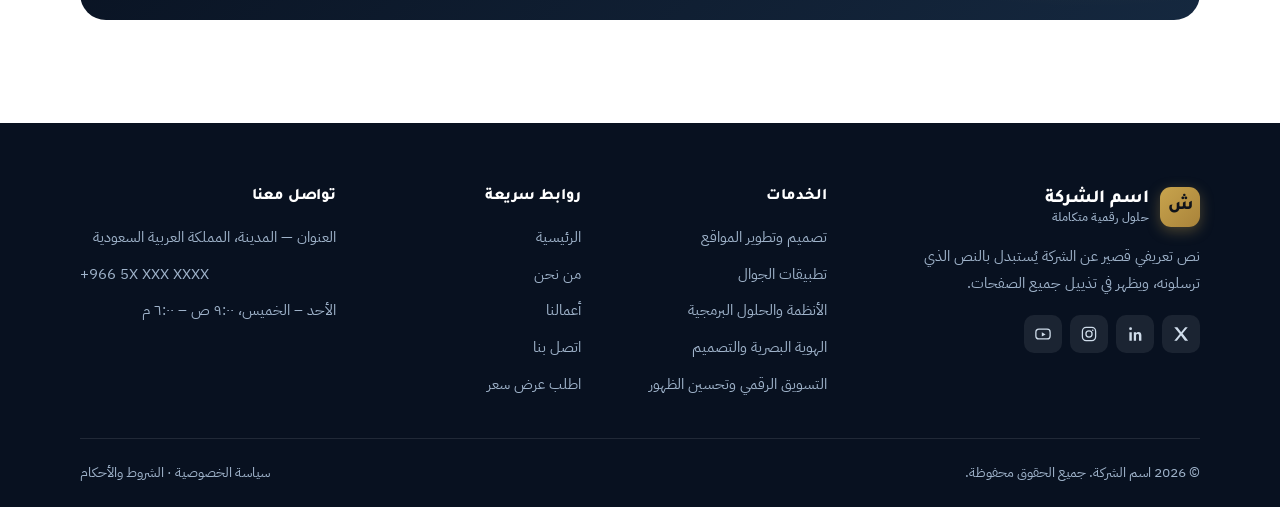
<file: service-branding.html>
<!DOCTYPE html>
<html lang="ar" dir="rtl">
<head>
<meta charset="utf-8">
<meta name="viewport" content="width=device-width, initial-scale=1">
<title>الهوية البصرية والتصميم | اسم الشركة</title>
<meta name="description" content="هوية متكاملة من الشعار إلى دليل الاستخدام، متّسقة على كل منصّة. (نموذج تصميم)">
<meta name="robots" content="noindex, nofollow">
<meta property="og:title" content="الهوية البصرية والتصميم | اسم الشركة">
<meta property="og:description" content="هوية متكاملة من الشعار إلى دليل الاستخدام، متّسقة على كل منصّة. (نموذج تصميم)">
<meta property="og:type" content="website">
<meta property="og:locale" content="ar_SA">
<link rel="preload" href="assets/fonts/Tajawal-800-arabic.woff2" as="font" type="font/woff2" crossorigin>
<link rel="preload" href="assets/fonts/IBMPlexSansArabic-400-arabic.woff2" as="font" type="font/woff2" crossorigin>
<link rel="stylesheet" href="assets/css/fonts.css">
<link rel="stylesheet" href="assets/css/style.css">
<link rel="icon" href="data:image/svg+xml,%3Csvg xmlns='http://www.w3.org/2000/svg' viewBox='0 0 32 32'%3E%3Crect width='32' height='32' rx='8' fill='%23c8a44d'/%3E%3Ctext x='16' y='23' font-size='19' font-family='sans-serif' font-weight='bold' text-anchor='middle' fill='%2310131a'%3E%D8%B4%3C/text%3E%3C/svg%3E">
</head>
<body data-page="services">
<div class="demo-bar">
  <strong>نموذج تصميم</strong> — جميع النصوص والصور والأسعار هنا <strong>افتراضية</strong> لعرض الشكل والبنية فقط، وتُستبدل بمحتواكم ومحتوى شركتكم.
</div>
<script>/* set before first paint so the fixed header never jumps */
(function(){var b=document.currentScript.previousElementSibling;
document.documentElement.style.setProperty('--dbh',b.offsetHeight+'px');})();</script>
<header class="site-head site-head--solid is-stuck">
  <div class="wrap site-head__in">
    <a class="brand" href="index.html" aria-label="اسم الشركة — الصفحة الرئيسية">
      <span class="brand__mark" aria-hidden="true">ش</span>
      <span class="brand__txt">
        <span class="brand__name">اسم الشركة</span>
        <span class="brand__sub">حلول رقمية متكاملة</span>
      </span>
    </a>

    <nav class="nav" aria-label="القائمة الرئيسية">
      <ul class="nav__list">
        <li><a class="nav__link" href="index.html">الرئيسية</a></li>
        <li><a class="nav__link" href="about.html">من نحن</a></li>
        <li class="nav__has ">
          <a class="nav__link" href="services.html" aria-current="page">خدماتنا</a>
          <ul class="nav__sub">
            <li><a href="service-web.html">تصميم وتطوير المواقع</a></li>
            <li><a href="service-mobile.html">تطبيقات الجوال</a></li>
            <li><a href="service-systems.html">الأنظمة والحلول البرمجية</a></li>
            <li><a href="service-branding.html">الهوية البصرية والتصميم</a></li>
            <li><a href="service-marketing.html">التسويق الرقمي وتحسين الظهور</a></li>
          </ul>
        </li>
        <li><a class="nav__link" href="portfolio.html">أعمالنا</a></li>
        <li><a class="nav__link" href="contact.html">اتصل بنا</a></li>
      </ul>
    </nav>

    <div class="head-cta">
      <a class="btn btn--sm" href="contact.html#quote"><svg viewBox="0 0 24 24" fill="none" stroke="currentColor" stroke-width="1.7" stroke-linecap="round" stroke-linejoin="round" aria-hidden="true" ><path d="M14 2H7a2 2 0 0 0-2 2v16a2 2 0 0 0 2 2h10a2 2 0 0 0 2-2V7z"/><path d="M14 2v5h5"/><path d="M9 13h6M9 17h4"/></svg> اطلب عرض سعر</a>
      <button class="burger" type="button" aria-label="القائمة" aria-expanded="false"><span></span></button>
    </div>
  </div>
</header>
<div class="nav-scrim" aria-hidden="true"></div>
<section class="pagehead">
  <div class="wrap">
    <nav class="crumbs" aria-label="مسار التنقل">
      <ol>
        <li><a href="index.html">الرئيسية</a></li>
        <li><a href="services.html">خدماتنا</a></li>
        <li>الهوية البصرية والتصميم</li>
      </ol>
    </nav>
    <h1>الهوية البصرية والتصميم</h1>
    <p class="lede">هوية متكاملة من الشعار إلى دليل الاستخدام، متّسقة على كل منصّة.</p>
  </div>
</section>

<section class="section">
  <div class="wrap">
    <div class="split split--narrow">
      <div data-rv>
        <span class="eyebrow">عن الخدمة</span>
        <h2>ما تحصل عليه</h2>
        <p class="lede">نبني هوية بصرية تُميّز مؤسستك: شعار، نظام ألوان، خطوط عربية مناسبة، وتطبيقات مطبوعة ورقمية — مع دليل يضمن الاتساق مع أي مُصمّم لاحقاً.</p>
        <p>فقرة تفصيلية إضافية افتراضية. هذه المساحة مخصّصة للوصف الكامل للخدمة الذي سترسلونه: ما تشمله، ولمن تُناسب، وما الذي يميّز طريقة تنفيذكم لها. طول النص هنا مقصود ليُظهر كيف تبدو الصفحة مع محتوى حقيقي بدلاً من سطرين فقط.</p>
        <div class="hero__btns" style="margin-top:1.6rem">
          <a class="btn" href="#plans"><svg viewBox="0 0 24 24" fill="none" stroke="currentColor" stroke-width="1.7" stroke-linecap="round" stroke-linejoin="round" aria-hidden="true" ><path d="M4 8h16l-1.2 11a2 2 0 0 1-2 1.8H7.2a2 2 0 0 1-2-1.8z"/><path d="M8.6 8V6.4a3.4 3.4 0 0 1 6.8 0V8"/></svg> شاهد الباقات</a>
          <a class="btn btn--outline" href="contact.html#quote" data-quote="branding"><svg viewBox="0 0 24 24" fill="none" stroke="currentColor" stroke-width="1.7" stroke-linecap="round" stroke-linejoin="round" aria-hidden="true" ><path d="M14 2H7a2 2 0 0 0-2 2v16a2 2 0 0 0 2 2h10a2 2 0 0 0 2-2V7z"/><path d="M14 2v5h5"/><path d="M9 13h6M9 17h4"/></svg> اطلب عرض سعر</a>
        </div>
      </div>
      <div class="media" data-rv data-rv-d="2">
        <img src="assets/img/portfolio/work-1-web.svg" alt="صورة افتراضية تمثّل الهوية البصرية والتصميم" width="720" height="500">
      </div>
    </div>
  </div>
</section>

<section class="section section--tint">
  <div class="wrap">
    <div class="head head--center" data-rv>
      <span class="eyebrow">المميزات</span>
      <h2>مكوّنات الخدمة</h2>
      <p class="lede">كل عنصر هنا أيقونة ووصف قصير — تُحرَّر من لوحة التحكم دون الحاجة لمبرمج.</p>
    </div>
    <div class="feat-grid">
      <div class="feat" data-rv data-rv-d="1">
        <span class="feat__ico"><svg viewBox="0 0 24 24" fill="none" stroke="currentColor" stroke-width="1.7" stroke-linecap="round" stroke-linejoin="round" aria-hidden="true" ><path d="M17 3.5a2.1 2.1 0 0 1 3 3L8 18.5l-4 1 1-4z"/><path d="m15 5.5 3 3"/></svg></span>
        <div><h4>تصميم الشعار</h4><p>عدة اتجاهات تختار منها، ثم تنقيح حتى الاعتماد.</p></div>
      </div>
      <div class="feat" data-rv data-rv-d="2">
        <span class="feat__ico"><svg viewBox="0 0 24 24" fill="none" stroke="currentColor" stroke-width="1.7" stroke-linecap="round" stroke-linejoin="round" aria-hidden="true" ><path d="M9.5 14.5 4 20l3 .5.5 3 5.5-5.5"/><path d="M14 4.5 19.5 10 12.5 17l-5.5-5.5z"/><path d="m16.5 2 5.5 5.5"/></svg></span>
        <div><h4>نظام الألوان والخطوط</h4><p>اختيار خطوط عربية واضحة على الشاشة والورق.</p></div>
      </div>
      <div class="feat" data-rv data-rv-d="3">
        <span class="feat__ico"><svg viewBox="0 0 24 24" fill="none" stroke="currentColor" stroke-width="1.7" stroke-linecap="round" stroke-linejoin="round" aria-hidden="true" ><path d="M14 2H7a2 2 0 0 0-2 2v16a2 2 0 0 0 2 2h10a2 2 0 0 0 2-2V7z"/><path d="M14 2v5h5"/><path d="M9 13h6M9 17h4"/></svg></span>
        <div><h4>دليل الهوية</h4><p>مستند يوضّح الاستخدام الصحيح والممنوع.</p></div>
      </div>
      <div class="feat" data-rv data-rv-d="4">
        <span class="feat__ico"><svg viewBox="0 0 24 24" fill="none" stroke="currentColor" stroke-width="1.7" stroke-linecap="round" stroke-linejoin="round" aria-hidden="true" ><path d="M4 8h16l-1.2 11a2 2 0 0 1-2 1.8H7.2a2 2 0 0 1-2-1.8z"/><path d="M8.6 8V6.4a3.4 3.4 0 0 1 6.8 0V8"/></svg></span>
        <div><h4>تطبيقات مطبوعة</h4><p>بطاقات، أوراق رسمية، لوحات، تغليف.</p></div>
      </div>
      <div class="feat" data-rv data-rv-d="1">
        <span class="feat__ico"><svg viewBox="0 0 24 24" fill="none" stroke="currentColor" stroke-width="1.7" stroke-linecap="round" stroke-linejoin="round" aria-hidden="true" ><circle cx="12" cy="12" r="9.2"/><path d="M3 12h18"/><path d="M12 2.8c2.6 2.6 2.6 15.8 0 18.4-2.6-2.6-2.6-15.8 0-18.4z"/></svg></span>
        <div><h4>تطبيقات رقمية</h4><p>قوالب منصّات التواصل والعروض التقديمية.</p></div>
      </div>
      <div class="feat" data-rv data-rv-d="2">
        <span class="feat__ico"><svg viewBox="0 0 24 24" fill="none" stroke="currentColor" stroke-width="1.7" stroke-linecap="round" stroke-linejoin="round" aria-hidden="true" ><path d="m12 2.5 9 5-9 5-9-5z"/><path d="m3 12.5 9 5 9-5"/><path d="m3 17 9 5 9-5"/></svg></span>
        <div><h4>ملفات مفتوحة</h4><p>تسليم المصادر بصيغ قابلة للتعديل مستقبلاً.</p></div>
      </div>
    </div>
  </div>
</section>

<section class="section">
  <div class="wrap">
    <div class="head head--center" data-rv>
      <span class="eyebrow">معرض أعمال الخدمة</span>
      <h2>نماذج من أعمالنا في الهوية البصرية والتصميم</h2>
      <p class="lede">شبكة معرض خاصة بهذه الخدمة فقط — تُغذّى من نفس مكتبة الأعمال وتُصفّى بحسب التصنيف.</p>
    </div>
    <div class="work-grid work-grid--tight">
      <a class="work" href="portfolio.html" data-cat="web">
      <div class="work__img"><img src="assets/img/portfolio/work-1-web.svg" alt="منصة مؤسسية" loading="lazy" width="720" height="500"></div>
      <div class="work__ov">
        <span class="work__cat">موقع مؤسسي</span>
        <span class="work__t">منصة مؤسسية</span>
      </div>
    </a>
      <a class="work" href="portfolio.html" data-cat="web">
      <div class="work__img"><img src="assets/img/portfolio/work-2-web.svg" alt="موقع تعريفي" loading="lazy" width="720" height="500"></div>
      <div class="work__ov">
        <span class="work__cat">موقع تعريفي</span>
        <span class="work__t">موقع تعريفي</span>
      </div>
    </a>
      <a class="work" href="portfolio.html" data-cat="web">
      <div class="work__img"><img src="assets/img/portfolio/work-3-web.svg" alt="متجر إلكتروني" loading="lazy" width="720" height="500"></div>
      <div class="work__ov">
        <span class="work__cat">تجارة إلكترونية</span>
        <span class="work__t">متجر إلكتروني</span>
      </div>
    </a>
      <a class="work" href="portfolio.html" data-cat="web">
      <div class="work__img"><img src="assets/img/portfolio/work-1-web.svg" alt="منصة مؤسسية — نموذج ٢" loading="lazy" width="720" height="500"></div>
      <div class="work__ov">
        <span class="work__cat">موقع مؤسسي</span>
        <span class="work__t">منصة مؤسسية — نموذج ٢</span>
      </div>
    </a>
      <a class="work" href="portfolio.html" data-cat="web">
      <div class="work__img"><img src="assets/img/portfolio/work-2-web.svg" alt="موقع تعريفي — نموذج ٢" loading="lazy" width="720" height="500"></div>
      <div class="work__ov">
        <span class="work__cat">موقع تعريفي</span>
        <span class="work__t">موقع تعريفي — نموذج ٢</span>
      </div>
    </a>
      <a class="work" href="portfolio.html" data-cat="web">
      <div class="work__img"><img src="assets/img/portfolio/work-3-web.svg" alt="متجر إلكتروني — نموذج ٢" loading="lazy" width="720" height="500"></div>
      <div class="work__ov">
        <span class="work__cat">تجارة إلكترونية</span>
        <span class="work__t">متجر إلكتروني — نموذج ٢</span>
      </div>
    </a>
    </div>
  </div>
</section>

<section class="section section--tint" id="plans">
  <div class="wrap">
    <div class="head head--center" data-rv>
      <span class="eyebrow">الباقات</span>
      <h2>ثلاث باقات لـالهوية البصرية والتصميم</h2>
      <p class="lede">اشترِ الباقة مباشرة عبر WooCommerce، أو اطلب عرض سعر مخصّص إن كان نطاق عملك مختلفاً.</p>
    </div>
    <div class="price-grid">
      <div class="plan" data-rv data-rv-d="1">
  
  <div class="plan__name"><h3>شعار</h3></div>
  <p class="plan__sub">البداية الأساسية</p>
  <div class="plan__price"><span class="plan__amt num">2,400</span><span class="plan__cur">ر.س</span><span class="plan__per">/ لمرة واحدة</span></div>
  <ul class="plan__list">
    <li class=""><svg viewBox="0 0 24 24" fill="none" stroke="currentColor" stroke-width="1.7" stroke-linecap="round" stroke-linejoin="round" aria-hidden="true" ><path d="M20 6 9 17l-5-5"/></svg><span>٣ اتجاهات تصميم</span></li>
    <li class=""><svg viewBox="0 0 24 24" fill="none" stroke="currentColor" stroke-width="1.7" stroke-linecap="round" stroke-linejoin="round" aria-hidden="true" ><path d="M20 6 9 17l-5-5"/></svg><span>جولتا تعديل</span></li>
    <li class=""><svg viewBox="0 0 24 24" fill="none" stroke="currentColor" stroke-width="1.7" stroke-linecap="round" stroke-linejoin="round" aria-hidden="true" ><path d="M20 6 9 17l-5-5"/></svg><span>ملفات جاهزة للطباعة والويب</span></li>
    <li class="no"><svg viewBox="0 0 24 24" fill="none" stroke="currentColor" stroke-width="1.7" stroke-linecap="round" stroke-linejoin="round" aria-hidden="true" ><path d="M18 6 6 18M6 6l12 12"/></svg><span>دليل الهوية</span></li>
    <li class="no"><svg viewBox="0 0 24 24" fill="none" stroke="currentColor" stroke-width="1.7" stroke-linecap="round" stroke-linejoin="round" aria-hidden="true" ><path d="M18 6 6 18M6 6l12 12"/></svg><span>تطبيقات مطبوعة</span></li>
  </ul>
  <div class="plan__cta">
    <button class="btn btn--block" type="button" data-addcart><svg viewBox="0 0 24 24" fill="none" stroke="currentColor" stroke-width="1.7" stroke-linecap="round" stroke-linejoin="round" aria-hidden="true" ><circle cx="9" cy="20" r="1.4"/><circle cx="18" cy="20" r="1.4"/><path d="M2 3h2.4l2.6 12.3a1.6 1.6 0 0 0 1.6 1.2h9.6a1.6 1.6 0 0 0 1.6-1.3L21.5 7H5"/></svg> أضف إلى السلة</button>
      <a class="btn btn--outline btn--block btn--sm" href="contact.html#quote" data-quote="branding"><svg viewBox="0 0 24 24" fill="none" stroke="currentColor" stroke-width="1.7" stroke-linecap="round" stroke-linejoin="round" aria-hidden="true" ><path d="M14 2H7a2 2 0 0 0-2 2v16a2 2 0 0 0 2 2h10a2 2 0 0 0 2-2V7z"/><path d="M14 2v5h5"/><path d="M9 13h6M9 17h4"/></svg> أو اطلب عرض سعر</a>
      <span class="plan__note">إتمام الشراء عبر WooCommerce — تحويل بنكي، مدى، أو بطاقة.</span>
  </div>
</div>
      <div class="plan plan--best" data-rv data-rv-d="2">
  <span class="plan__badge">الأكثر اختياراً</span>
  <div class="plan__name"><h3>هوية متكاملة</h3></div>
  <p class="plan__sub">الأكثر طلباً</p>
  <div class="plan__price"><span class="plan__amt num">7,500</span><span class="plan__cur">ر.س</span><span class="plan__per">/ لمرة واحدة</span></div>
  <ul class="plan__list">
    <li class=""><svg viewBox="0 0 24 24" fill="none" stroke="currentColor" stroke-width="1.7" stroke-linecap="round" stroke-linejoin="round" aria-hidden="true" ><path d="M20 6 9 17l-5-5"/></svg><span>شعار + نظام ألوان وخطوط</span></li>
    <li class=""><svg viewBox="0 0 24 24" fill="none" stroke="currentColor" stroke-width="1.7" stroke-linecap="round" stroke-linejoin="round" aria-hidden="true" ><path d="M20 6 9 17l-5-5"/></svg><span>دليل هوية كامل</span></li>
    <li class=""><svg viewBox="0 0 24 24" fill="none" stroke="currentColor" stroke-width="1.7" stroke-linecap="round" stroke-linejoin="round" aria-hidden="true" ><path d="M20 6 9 17l-5-5"/></svg><span>بطاقات وأوراق رسمية</span></li>
    <li class=""><svg viewBox="0 0 24 24" fill="none" stroke="currentColor" stroke-width="1.7" stroke-linecap="round" stroke-linejoin="round" aria-hidden="true" ><path d="M20 6 9 17l-5-5"/></svg><span>قوالب منصّات التواصل</span></li>
    <li class=""><svg viewBox="0 0 24 24" fill="none" stroke="currentColor" stroke-width="1.7" stroke-linecap="round" stroke-linejoin="round" aria-hidden="true" ><path d="M20 6 9 17l-5-5"/></svg><span>ملفات المصدر</span></li>
  </ul>
  <div class="plan__cta">
    <button class="btn btn--block" type="button" data-addcart><svg viewBox="0 0 24 24" fill="none" stroke="currentColor" stroke-width="1.7" stroke-linecap="round" stroke-linejoin="round" aria-hidden="true" ><circle cx="9" cy="20" r="1.4"/><circle cx="18" cy="20" r="1.4"/><path d="M2 3h2.4l2.6 12.3a1.6 1.6 0 0 0 1.6 1.2h9.6a1.6 1.6 0 0 0 1.6-1.3L21.5 7H5"/></svg> أضف إلى السلة</button>
      <a class="btn btn--outline btn--block btn--sm" href="contact.html#quote" data-quote="branding"><svg viewBox="0 0 24 24" fill="none" stroke="currentColor" stroke-width="1.7" stroke-linecap="round" stroke-linejoin="round" aria-hidden="true" ><path d="M14 2H7a2 2 0 0 0-2 2v16a2 2 0 0 0 2 2h10a2 2 0 0 0 2-2V7z"/><path d="M14 2v5h5"/><path d="M9 13h6M9 17h4"/></svg> أو اطلب عرض سعر</a>
      <span class="plan__note">إتمام الشراء عبر WooCommerce — تحويل بنكي، مدى، أو بطاقة.</span>
  </div>
</div>
      <div class="plan" data-rv data-rv-d="1">
  
  <div class="plan__name"><h3>هوية مؤسسية موسّعة</h3></div>
  <p class="plan__sub">نطاق عمل يُحدَّد معك</p>
  <div class="plan__price"><span class="plan__amt plan__amt--ask">حسب الطلب</span><span class="plan__per">بحسب النطاق</span></div>
  <ul class="plan__list">
    <li class=""><svg viewBox="0 0 24 24" fill="none" stroke="currentColor" stroke-width="1.7" stroke-linecap="round" stroke-linejoin="round" aria-hidden="true" ><path d="M20 6 9 17l-5-5"/></svg><span>هوية رئيسية وهويات فرعية</span></li>
    <li class=""><svg viewBox="0 0 24 24" fill="none" stroke="currentColor" stroke-width="1.7" stroke-linecap="round" stroke-linejoin="round" aria-hidden="true" ><path d="M20 6 9 17l-5-5"/></svg><span>تغليف ولوحات ومعارض</span></li>
    <li class=""><svg viewBox="0 0 24 24" fill="none" stroke="currentColor" stroke-width="1.7" stroke-linecap="round" stroke-linejoin="round" aria-hidden="true" ><path d="M20 6 9 17l-5-5"/></svg><span>هوية صوتية ومرئية</span></li>
    <li class=""><svg viewBox="0 0 24 24" fill="none" stroke="currentColor" stroke-width="1.7" stroke-linecap="round" stroke-linejoin="round" aria-hidden="true" ><path d="M20 6 9 17l-5-5"/></svg><span>إشراف على التنفيذ</span></li>
    <li class=""><svg viewBox="0 0 24 24" fill="none" stroke="currentColor" stroke-width="1.7" stroke-linecap="round" stroke-linejoin="round" aria-hidden="true" ><path d="M20 6 9 17l-5-5"/></svg><span>مراجعة سنوية</span></li>
  </ul>
  <div class="plan__cta">
    <a class="btn btn--block" href="contact.html#quote" data-quote="branding"><svg viewBox="0 0 24 24" fill="none" stroke="currentColor" stroke-width="1.7" stroke-linecap="round" stroke-linejoin="round" aria-hidden="true" ><path d="M14 2H7a2 2 0 0 0-2 2v16a2 2 0 0 0 2 2h10a2 2 0 0 0 2-2V7z"/><path d="M14 2v5h5"/><path d="M9 13h6M9 17h4"/></svg> اطلب عرض سعر</a>
      <span class="plan__note">نعود إليك بعرض مفصّل خلال يومي عمل.</span>
  </div>
</div>
    </div>
    <p style="text-align:center;margin-top:1.6rem;color:var(--text-2);font-size:.92rem" data-rv>
      الأسعار افتراضية في هذا النموذج. الضريبة والعملة وطرق الدفع تُضبط من إعدادات WooCommerce.
    </p>
  </div>
</section>

<section class="section">
  <div class="wrap">
    <div class="head head--center" data-rv>
      <span class="eyebrow">خدمات أخرى</span>
      <h2>قد يهمّك أيضاً</h2>
    </div>
    <div class="svc-grid">
      <a class="svc" href="service-web.html" data-rv data-rv-d="1">
        <span class="svc__ico"><svg viewBox="0 0 24 24" fill="none" stroke="currentColor" stroke-width="1.7" stroke-linecap="round" stroke-linejoin="round" aria-hidden="true" ><rect x="2.5" y="3.5" width="19" height="13" rx="2"/><path d="M8.5 20.5h7M12 16.5v4"/><path d="M2.5 12.5h19"/></svg></span>
        <h3>تصميم وتطوير المواقع</h3>
        <p>مواقع مؤسسية ومتاجر إلكترونية سريعة، متوافقة مع جميع الأجهزة ومُهيّأة لمحركات البحث.</p>
        <span class="svc__more">تفاصيل الخدمة <svg viewBox="0 0 24 24" fill="none" stroke="currentColor" stroke-width="1.7" stroke-linecap="round" stroke-linejoin="round" aria-hidden="true" ><path d="M19 12H5"/><path d="m11 18-6-6 6-6"/></svg></span>
      </a>
      <a class="svc" href="service-mobile.html" data-rv data-rv-d="2">
        <span class="svc__ico"><svg viewBox="0 0 24 24" fill="none" stroke="currentColor" stroke-width="1.7" stroke-linecap="round" stroke-linejoin="round" aria-hidden="true" ><rect x="6" y="2.5" width="12" height="19" rx="2.6"/><path d="M10.5 5.5h3"/><path d="M11 18.6h2"/></svg></span>
        <h3>تطبيقات الجوال</h3>
        <p>تطبيقات iOS و Android بتجربة سلسة، من الفكرة إلى النشر على المتاجر.</p>
        <span class="svc__more">تفاصيل الخدمة <svg viewBox="0 0 24 24" fill="none" stroke="currentColor" stroke-width="1.7" stroke-linecap="round" stroke-linejoin="round" aria-hidden="true" ><path d="M19 12H5"/><path d="m11 18-6-6 6-6"/></svg></span>
      </a>
      <a class="svc" href="service-systems.html" data-rv data-rv-d="3">
        <span class="svc__ico"><svg viewBox="0 0 24 24" fill="none" stroke="currentColor" stroke-width="1.7" stroke-linecap="round" stroke-linejoin="round" aria-hidden="true" ><path d="m12 2.5 9 5-9 5-9-5z"/><path d="m3 12.5 9 5 9-5"/><path d="m3 17 9 5 9-5"/></svg></span>
        <h3>الأنظمة والحلول البرمجية</h3>
        <p>أنظمة إدارة ولوحات تحكم مبنية على إجراءات عملك الفعلية لا على قالب جاهز.</p>
        <span class="svc__more">تفاصيل الخدمة <svg viewBox="0 0 24 24" fill="none" stroke="currentColor" stroke-width="1.7" stroke-linecap="round" stroke-linejoin="round" aria-hidden="true" ><path d="M19 12H5"/><path d="m11 18-6-6 6-6"/></svg></span>
      </a>
      <a class="svc" href="service-marketing.html" data-rv data-rv-d="4">
        <span class="svc__ico"><svg viewBox="0 0 24 24" fill="none" stroke="currentColor" stroke-width="1.7" stroke-linecap="round" stroke-linejoin="round" aria-hidden="true" ><path d="M3 3v16.5A1.5 1.5 0 0 0 4.5 21H21"/><path d="m7 15 3.5-4 3 2.5L19 7"/></svg></span>
        <h3>التسويق الرقمي وتحسين الظهور</h3>
        <p>حملات مدروسة وتحسين ظهور في نتائج البحث، بتقارير تُقاس بالنتائج.</p>
        <span class="svc__more">تفاصيل الخدمة <svg viewBox="0 0 24 24" fill="none" stroke="currentColor" stroke-width="1.7" stroke-linecap="round" stroke-linejoin="round" aria-hidden="true" ><path d="M19 12H5"/><path d="m11 18-6-6 6-6"/></svg></span>
      </a>
    </div>
  </div>
</section>

<section class="section">
  <div class="wrap">
    <div class="cta-band" data-rv>
      <div>
        <h2>جاهزون للبدء بمشروعك؟</h2>
        <p>أرسل لنا تفاصيل مشروعك وسنعود إليك بعرض سعر واضح وجدول زمني محدّد.</p>
      </div>
      <div class="hero__btns">
        <a class="btn" href="contact.html#quote"><svg viewBox="0 0 24 24" fill="none" stroke="currentColor" stroke-width="1.7" stroke-linecap="round" stroke-linejoin="round" aria-hidden="true" ><path d="M14 2H7a2 2 0 0 0-2 2v16a2 2 0 0 0 2 2h10a2 2 0 0 0 2-2V7z"/><path d="M14 2v5h5"/><path d="M9 13h6M9 17h4"/></svg> اطلب عرض سعر</a>
        <a class="btn btn--ghost" href="portfolio.html"><svg viewBox="0 0 24 24" fill="none" stroke="currentColor" stroke-width="1.7" stroke-linecap="round" stroke-linejoin="round" aria-hidden="true" class="arw"><path d="M19 12H5"/><path d="m11 18-6-6 6-6"/></svg> شاهد أعمالنا</a>
      </div>
    </div>
  </div>
</section>

<footer class="site-foot">
  <div class="wrap">
    <div class="foot-grid">
      <div>
        <a class="brand" href="index.html">
          <span class="brand__mark" aria-hidden="true">ش</span>
          <span class="brand__txt">
            <span class="brand__name">اسم الشركة</span>
            <span class="brand__sub">حلول رقمية متكاملة</span>
          </span>
        </a>
        <p class="foot-about">نص تعريفي قصير عن الشركة يُستبدل بالنص الذي ترسلونه، ويظهر في تذييل جميع الصفحات.</p>
        <div class="social">
          <a href="#" aria-label="X"><svg viewBox="0 0 24 24" fill="none" stroke="currentColor" stroke-width="1.7" stroke-linecap="round" stroke-linejoin="round" aria-hidden="true" ><path d="M3 3h4.2l5 6.6L17.6 3H21l-6.9 8.4L21.5 21h-4.2l-5.3-7-5.5 7H3l7.4-9z" fill="currentColor" stroke="none"/></svg></a>
          <a href="#" aria-label="LinkedIn"><svg viewBox="0 0 24 24" fill="none" stroke="currentColor" stroke-width="1.7" stroke-linecap="round" stroke-linejoin="round" aria-hidden="true" ><path d="M4.5 9.5h3.2V21H4.5zM6.1 3a1.9 1.9 0 1 1 0 3.8 1.9 1.9 0 0 1 0-3.8z" fill="currentColor" stroke="none"/><path d="M10.4 9.5h3.1v1.6a3.6 3.6 0 0 1 3.2-1.8c2.4 0 3.8 1.6 3.8 4.4V21h-3.2v-6.6c0-1.5-.6-2.4-1.9-2.4s-2 .9-2 2.4V21h-3z" fill="currentColor" stroke="none"/></svg></a>
          <a href="#" aria-label="Instagram"><svg viewBox="0 0 24 24" fill="none" stroke="currentColor" stroke-width="1.7" stroke-linecap="round" stroke-linejoin="round" aria-hidden="true" ><rect x="3.2" y="3.2" width="17.6" height="17.6" rx="5"/><circle cx="12" cy="12" r="4.1"/><circle cx="17" cy="7" r="1.1" fill="currentColor" stroke="none"/></svg></a>
          <a href="#" aria-label="YouTube"><svg viewBox="0 0 24 24" fill="none" stroke="currentColor" stroke-width="1.7" stroke-linecap="round" stroke-linejoin="round" aria-hidden="true" ><rect x="2.5" y="5.5" width="19" height="13" rx="4"/><path d="m10.4 9.6 5 2.9-5 2.9z" fill="currentColor" stroke="none"/></svg></a>
        </div>
      </div>
      <div>
        <h4>الخدمات</h4>
        <ul><li><a href="service-web.html">تصميم وتطوير المواقع</a></li><li><a href="service-mobile.html">تطبيقات الجوال</a></li><li><a href="service-systems.html">الأنظمة والحلول البرمجية</a></li><li><a href="service-branding.html">الهوية البصرية والتصميم</a></li><li><a href="service-marketing.html">التسويق الرقمي وتحسين الظهور</a></li></ul>
      </div>
      <div>
        <h4>روابط سريعة</h4>
        <ul>
          <li><a href="index.html">الرئيسية</a></li>
          <li><a href="about.html">من نحن</a></li>
          <li><a href="portfolio.html">أعمالنا</a></li>
          <li><a href="contact.html">اتصل بنا</a></li>
          <li><a href="contact.html#quote">اطلب عرض سعر</a></li>
        </ul>
      </div>
      <div>
        <h4>تواصل معنا</h4>
        <ul>
          <li>العنوان — المدينة، المملكة العربية السعودية</li>
          <li dir="ltr" style="text-align:start">+966 5X XXX XXXX</li>
          <li>الأحد – الخميس، ٩:٠٠ ص – ٦:٠٠ م</li>
        </ul>
      </div>
    </div>
    <div class="foot-bot">
      <span>© <span data-year>٢٠٢٦</span> اسم الشركة. جميع الحقوق محفوظة.</span>
      <span>سياسة الخصوصية · الشروط والأحكام</span>
    </div>
  </div>
</footer>
<script src="assets/js/main.js"></script>
</body>
</html>
</file>
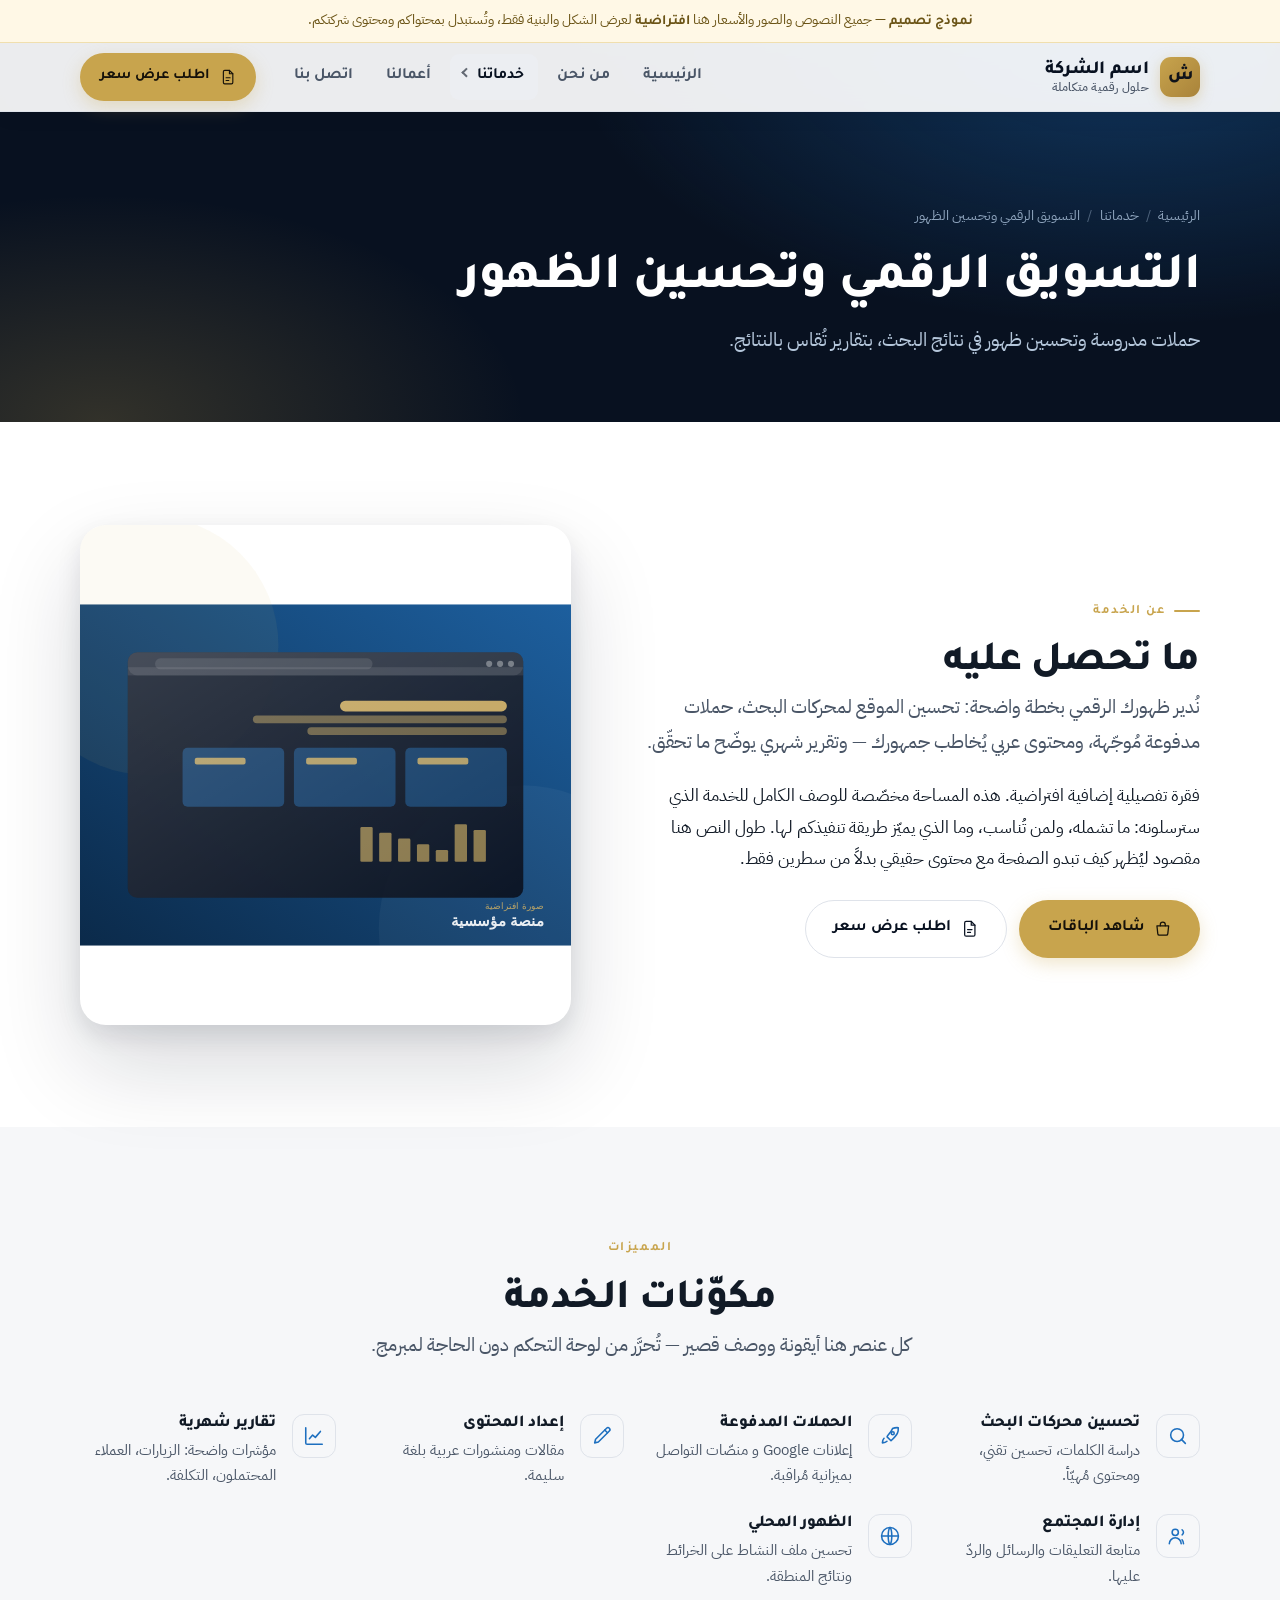
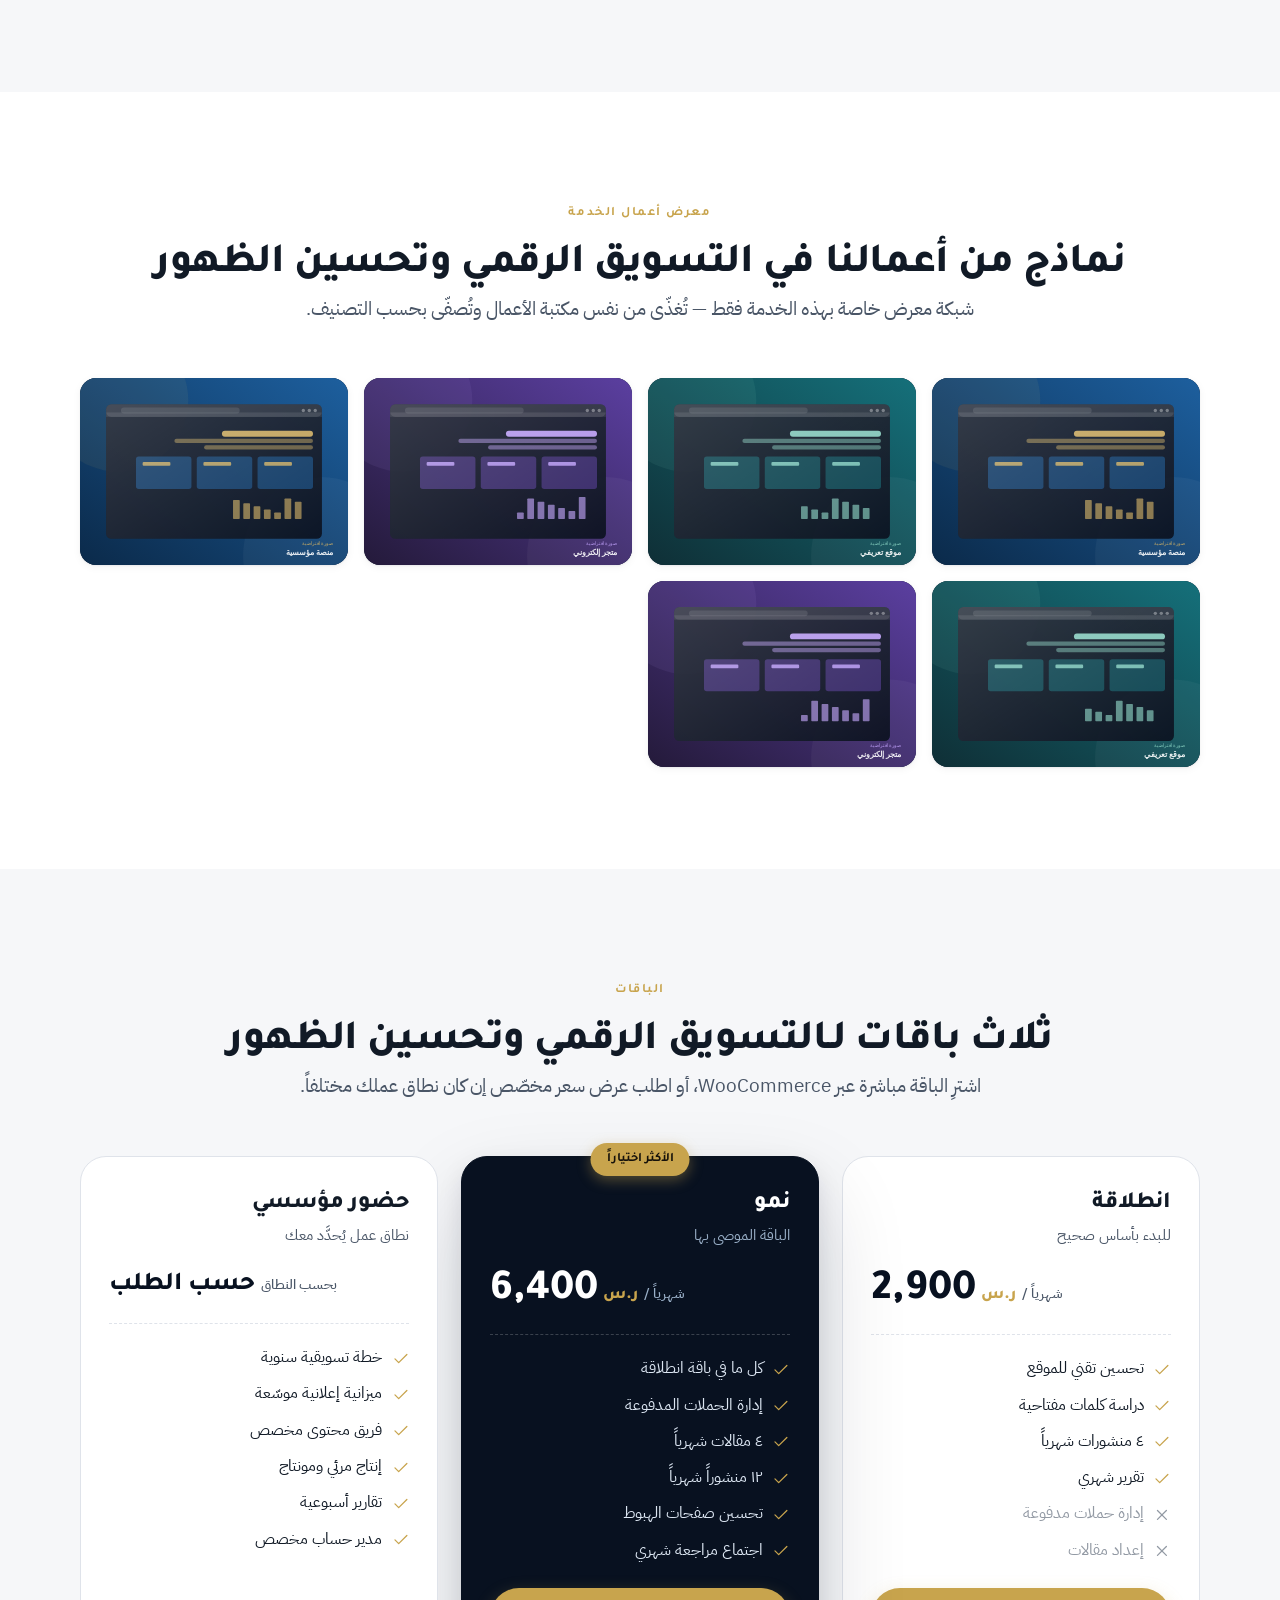
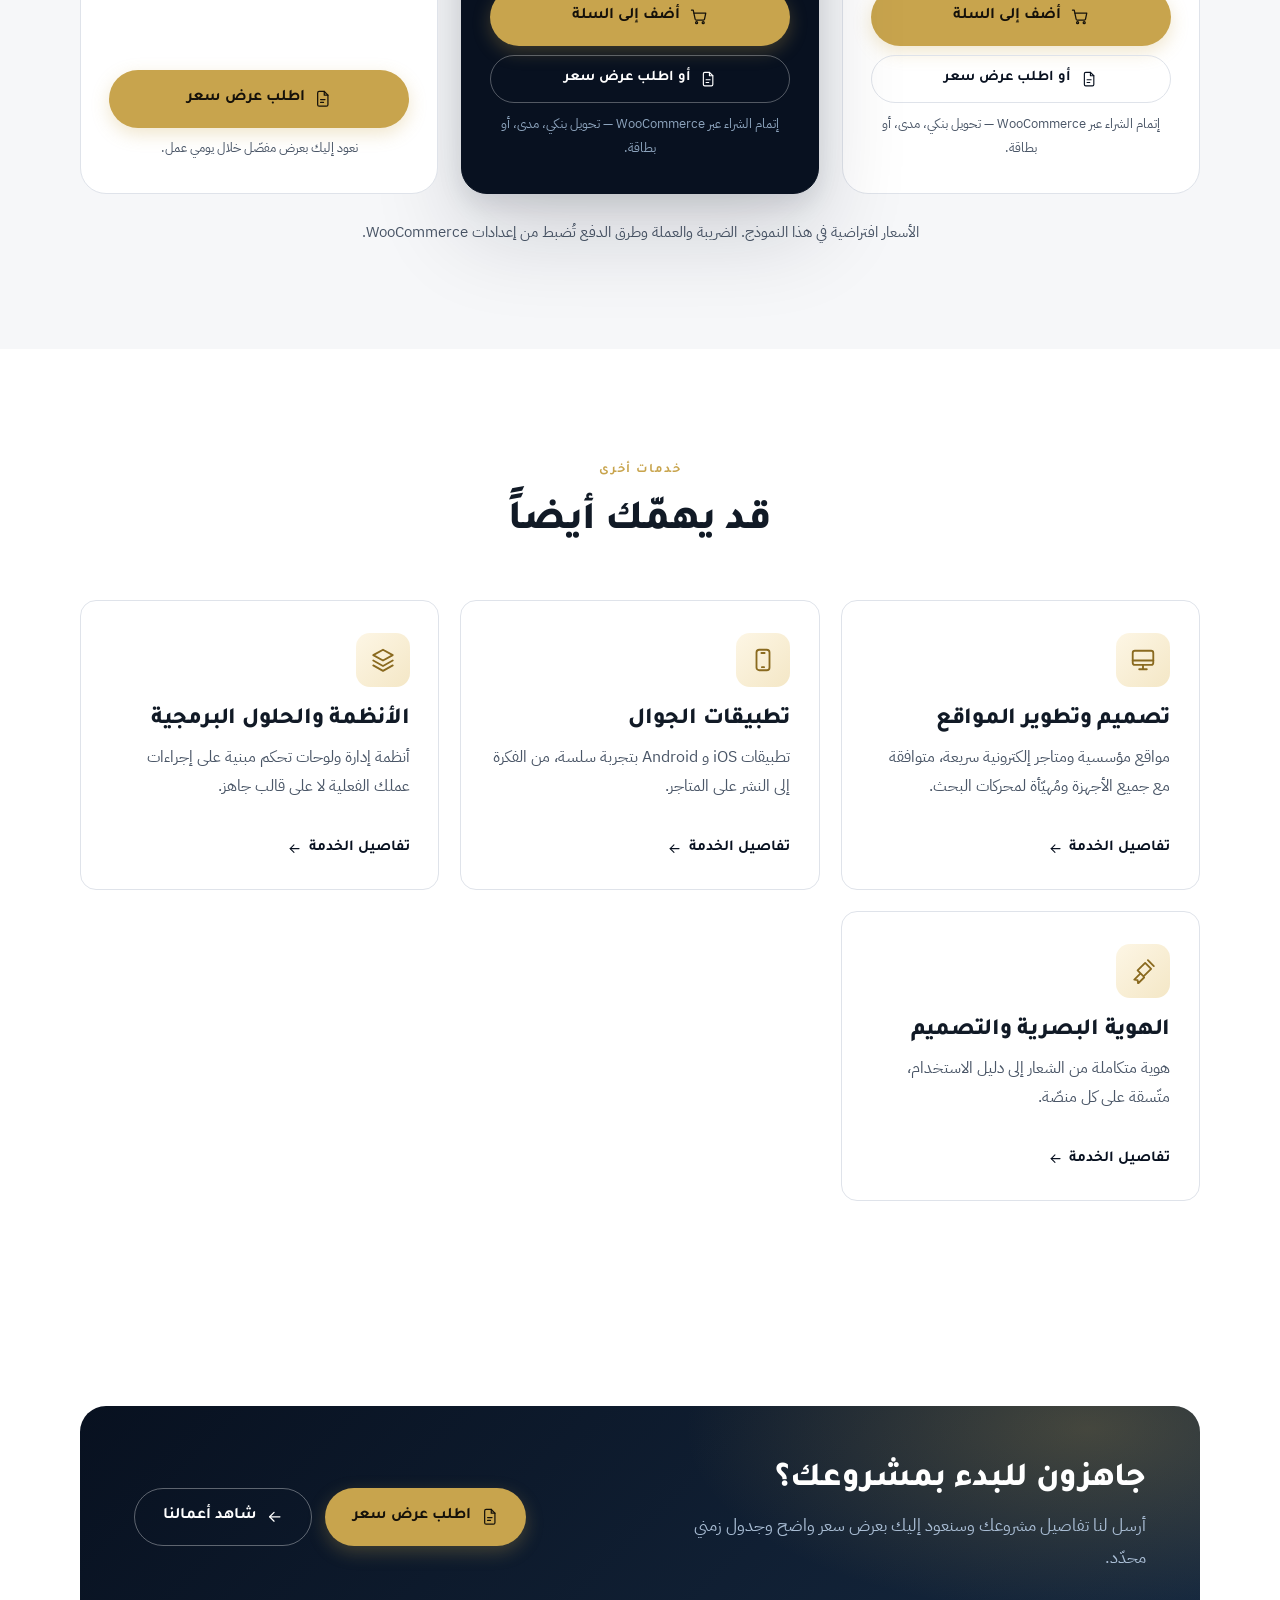
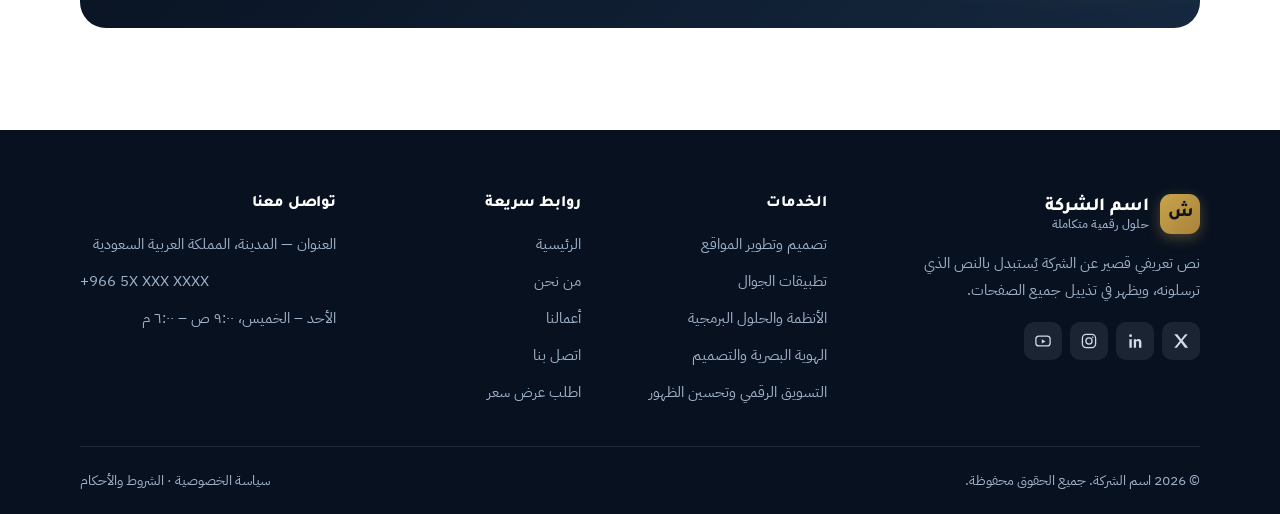
<file: service-marketing.html>
<!DOCTYPE html>
<html lang="ar" dir="rtl">
<head>
<meta charset="utf-8">
<meta name="viewport" content="width=device-width, initial-scale=1">
<title>التسويق الرقمي وتحسين الظهور | اسم الشركة</title>
<meta name="description" content="حملات مدروسة وتحسين ظهور في نتائج البحث، بتقارير تُقاس بالنتائج. (نموذج تصميم)">
<meta name="robots" content="noindex, nofollow">
<meta property="og:title" content="التسويق الرقمي وتحسين الظهور | اسم الشركة">
<meta property="og:description" content="حملات مدروسة وتحسين ظهور في نتائج البحث، بتقارير تُقاس بالنتائج. (نموذج تصميم)">
<meta property="og:type" content="website">
<meta property="og:locale" content="ar_SA">
<link rel="preload" href="assets/fonts/Tajawal-800-arabic.woff2" as="font" type="font/woff2" crossorigin>
<link rel="preload" href="assets/fonts/IBMPlexSansArabic-400-arabic.woff2" as="font" type="font/woff2" crossorigin>
<link rel="stylesheet" href="assets/css/fonts.css">
<link rel="stylesheet" href="assets/css/style.css">
<link rel="icon" href="data:image/svg+xml,%3Csvg xmlns='http://www.w3.org/2000/svg' viewBox='0 0 32 32'%3E%3Crect width='32' height='32' rx='8' fill='%23c8a44d'/%3E%3Ctext x='16' y='23' font-size='19' font-family='sans-serif' font-weight='bold' text-anchor='middle' fill='%2310131a'%3E%D8%B4%3C/text%3E%3C/svg%3E">
</head>
<body data-page="services">
<div class="demo-bar">
  <strong>نموذج تصميم</strong> — جميع النصوص والصور والأسعار هنا <strong>افتراضية</strong> لعرض الشكل والبنية فقط، وتُستبدل بمحتواكم ومحتوى شركتكم.
</div>
<script>/* set before first paint so the fixed header never jumps */
(function(){var b=document.currentScript.previousElementSibling;
document.documentElement.style.setProperty('--dbh',b.offsetHeight+'px');})();</script>
<header class="site-head site-head--solid is-stuck">
  <div class="wrap site-head__in">
    <a class="brand" href="index.html" aria-label="اسم الشركة — الصفحة الرئيسية">
      <span class="brand__mark" aria-hidden="true">ش</span>
      <span class="brand__txt">
        <span class="brand__name">اسم الشركة</span>
        <span class="brand__sub">حلول رقمية متكاملة</span>
      </span>
    </a>

    <nav class="nav" aria-label="القائمة الرئيسية">
      <ul class="nav__list">
        <li><a class="nav__link" href="index.html">الرئيسية</a></li>
        <li><a class="nav__link" href="about.html">من نحن</a></li>
        <li class="nav__has ">
          <a class="nav__link" href="services.html" aria-current="page">خدماتنا</a>
          <ul class="nav__sub">
            <li><a href="service-web.html">تصميم وتطوير المواقع</a></li>
            <li><a href="service-mobile.html">تطبيقات الجوال</a></li>
            <li><a href="service-systems.html">الأنظمة والحلول البرمجية</a></li>
            <li><a href="service-branding.html">الهوية البصرية والتصميم</a></li>
            <li><a href="service-marketing.html">التسويق الرقمي وتحسين الظهور</a></li>
          </ul>
        </li>
        <li><a class="nav__link" href="portfolio.html">أعمالنا</a></li>
        <li><a class="nav__link" href="contact.html">اتصل بنا</a></li>
      </ul>
    </nav>

    <div class="head-cta">
      <a class="btn btn--sm" href="contact.html#quote"><svg viewBox="0 0 24 24" fill="none" stroke="currentColor" stroke-width="1.7" stroke-linecap="round" stroke-linejoin="round" aria-hidden="true" ><path d="M14 2H7a2 2 0 0 0-2 2v16a2 2 0 0 0 2 2h10a2 2 0 0 0 2-2V7z"/><path d="M14 2v5h5"/><path d="M9 13h6M9 17h4"/></svg> اطلب عرض سعر</a>
      <button class="burger" type="button" aria-label="القائمة" aria-expanded="false"><span></span></button>
    </div>
  </div>
</header>
<div class="nav-scrim" aria-hidden="true"></div>
<section class="pagehead">
  <div class="wrap">
    <nav class="crumbs" aria-label="مسار التنقل">
      <ol>
        <li><a href="index.html">الرئيسية</a></li>
        <li><a href="services.html">خدماتنا</a></li>
        <li>التسويق الرقمي وتحسين الظهور</li>
      </ol>
    </nav>
    <h1>التسويق الرقمي وتحسين الظهور</h1>
    <p class="lede">حملات مدروسة وتحسين ظهور في نتائج البحث، بتقارير تُقاس بالنتائج.</p>
  </div>
</section>

<section class="section">
  <div class="wrap">
    <div class="split split--narrow">
      <div data-rv>
        <span class="eyebrow">عن الخدمة</span>
        <h2>ما تحصل عليه</h2>
        <p class="lede">نُدير ظهورك الرقمي بخطة واضحة: تحسين الموقع لمحركات البحث، حملات مدفوعة مُوجّهة، ومحتوى عربي يُخاطب جمهورك — وتقرير شهري يوضّح ما تحقّق.</p>
        <p>فقرة تفصيلية إضافية افتراضية. هذه المساحة مخصّصة للوصف الكامل للخدمة الذي سترسلونه: ما تشمله، ولمن تُناسب، وما الذي يميّز طريقة تنفيذكم لها. طول النص هنا مقصود ليُظهر كيف تبدو الصفحة مع محتوى حقيقي بدلاً من سطرين فقط.</p>
        <div class="hero__btns" style="margin-top:1.6rem">
          <a class="btn" href="#plans"><svg viewBox="0 0 24 24" fill="none" stroke="currentColor" stroke-width="1.7" stroke-linecap="round" stroke-linejoin="round" aria-hidden="true" ><path d="M4 8h16l-1.2 11a2 2 0 0 1-2 1.8H7.2a2 2 0 0 1-2-1.8z"/><path d="M8.6 8V6.4a3.4 3.4 0 0 1 6.8 0V8"/></svg> شاهد الباقات</a>
          <a class="btn btn--outline" href="contact.html#quote" data-quote="marketing"><svg viewBox="0 0 24 24" fill="none" stroke="currentColor" stroke-width="1.7" stroke-linecap="round" stroke-linejoin="round" aria-hidden="true" ><path d="M14 2H7a2 2 0 0 0-2 2v16a2 2 0 0 0 2 2h10a2 2 0 0 0 2-2V7z"/><path d="M14 2v5h5"/><path d="M9 13h6M9 17h4"/></svg> اطلب عرض سعر</a>
        </div>
      </div>
      <div class="media" data-rv data-rv-d="2">
        <img src="assets/img/portfolio/work-1-web.svg" alt="صورة افتراضية تمثّل التسويق الرقمي وتحسين الظهور" width="720" height="500">
      </div>
    </div>
  </div>
</section>

<section class="section section--tint">
  <div class="wrap">
    <div class="head head--center" data-rv>
      <span class="eyebrow">المميزات</span>
      <h2>مكوّنات الخدمة</h2>
      <p class="lede">كل عنصر هنا أيقونة ووصف قصير — تُحرَّر من لوحة التحكم دون الحاجة لمبرمج.</p>
    </div>
    <div class="feat-grid">
      <div class="feat" data-rv data-rv-d="1">
        <span class="feat__ico"><svg viewBox="0 0 24 24" fill="none" stroke="currentColor" stroke-width="1.7" stroke-linecap="round" stroke-linejoin="round" aria-hidden="true" ><circle cx="11" cy="11" r="7"/><path d="m20 20-4.3-4.3"/></svg></span>
        <div><h4>تحسين محركات البحث</h4><p>دراسة الكلمات، تحسين تقني، ومحتوى مُهيّأ.</p></div>
      </div>
      <div class="feat" data-rv data-rv-d="2">
        <span class="feat__ico"><svg viewBox="0 0 24 24" fill="none" stroke="currentColor" stroke-width="1.7" stroke-linecap="round" stroke-linejoin="round" aria-hidden="true" ><path d="M5.5 14.5c-1.5 1.5-1.8 5-1.8 5s3.5-.3 5-1.8"/><path d="M14.8 3.9C17.5 2.6 21 2.9 21 2.9s.3 3.5-1 6.2c-1.2 2.6-5.1 6.4-6.9 8.1l-4.3-4.3C9.5 11 13 8 14.8 3.9z"/><circle cx="15" cy="9" r="1.6"/></svg></span>
        <div><h4>الحملات المدفوعة</h4><p>إعلانات Google و منصّات التواصل بميزانية مُراقبة.</p></div>
      </div>
      <div class="feat" data-rv data-rv-d="3">
        <span class="feat__ico"><svg viewBox="0 0 24 24" fill="none" stroke="currentColor" stroke-width="1.7" stroke-linecap="round" stroke-linejoin="round" aria-hidden="true" ><path d="M17 3.5a2.1 2.1 0 0 1 3 3L8 18.5l-4 1 1-4z"/><path d="m15 5.5 3 3"/></svg></span>
        <div><h4>إعداد المحتوى</h4><p>مقالات ومنشورات عربية بلغة سليمة.</p></div>
      </div>
      <div class="feat" data-rv data-rv-d="4">
        <span class="feat__ico"><svg viewBox="0 0 24 24" fill="none" stroke="currentColor" stroke-width="1.7" stroke-linecap="round" stroke-linejoin="round" aria-hidden="true" ><path d="M3 3v16.5A1.5 1.5 0 0 0 4.5 21H21"/><path d="m7 15 3.5-4 3 2.5L19 7"/></svg></span>
        <div><h4>تقارير شهرية</h4><p>مؤشرات واضحة: الزيارات، العملاء المحتملون، التكلفة.</p></div>
      </div>
      <div class="feat" data-rv data-rv-d="1">
        <span class="feat__ico"><svg viewBox="0 0 24 24" fill="none" stroke="currentColor" stroke-width="1.7" stroke-linecap="round" stroke-linejoin="round" aria-hidden="true" ><circle cx="9" cy="8" r="3.4"/><path d="M2.5 20.5a6.5 6.5 0 0 1 13 0"/><path d="M16.5 5.2a3.4 3.4 0 0 1 0 5.6M18 20.5a6.4 6.4 0 0 0-1.6-4.3"/></svg></span>
        <div><h4>إدارة المجتمع</h4><p>متابعة التعليقات والرسائل والردّ عليها.</p></div>
      </div>
      <div class="feat" data-rv data-rv-d="2">
        <span class="feat__ico"><svg viewBox="0 0 24 24" fill="none" stroke="currentColor" stroke-width="1.7" stroke-linecap="round" stroke-linejoin="round" aria-hidden="true" ><circle cx="12" cy="12" r="9.2"/><path d="M3 12h18"/><path d="M12 2.8c2.6 2.6 2.6 15.8 0 18.4-2.6-2.6-2.6-15.8 0-18.4z"/></svg></span>
        <div><h4>الظهور المحلي</h4><p>تحسين ملف النشاط على الخرائط ونتائج المنطقة.</p></div>
      </div>
    </div>
  </div>
</section>

<section class="section">
  <div class="wrap">
    <div class="head head--center" data-rv>
      <span class="eyebrow">معرض أعمال الخدمة</span>
      <h2>نماذج من أعمالنا في التسويق الرقمي وتحسين الظهور</h2>
      <p class="lede">شبكة معرض خاصة بهذه الخدمة فقط — تُغذّى من نفس مكتبة الأعمال وتُصفّى بحسب التصنيف.</p>
    </div>
    <div class="work-grid work-grid--tight">
      <a class="work" href="portfolio.html" data-cat="web">
      <div class="work__img"><img src="assets/img/portfolio/work-1-web.svg" alt="منصة مؤسسية" loading="lazy" width="720" height="500"></div>
      <div class="work__ov">
        <span class="work__cat">موقع مؤسسي</span>
        <span class="work__t">منصة مؤسسية</span>
      </div>
    </a>
      <a class="work" href="portfolio.html" data-cat="web">
      <div class="work__img"><img src="assets/img/portfolio/work-2-web.svg" alt="موقع تعريفي" loading="lazy" width="720" height="500"></div>
      <div class="work__ov">
        <span class="work__cat">موقع تعريفي</span>
        <span class="work__t">موقع تعريفي</span>
      </div>
    </a>
      <a class="work" href="portfolio.html" data-cat="web">
      <div class="work__img"><img src="assets/img/portfolio/work-3-web.svg" alt="متجر إلكتروني" loading="lazy" width="720" height="500"></div>
      <div class="work__ov">
        <span class="work__cat">تجارة إلكترونية</span>
        <span class="work__t">متجر إلكتروني</span>
      </div>
    </a>
      <a class="work" href="portfolio.html" data-cat="web">
      <div class="work__img"><img src="assets/img/portfolio/work-1-web.svg" alt="منصة مؤسسية — نموذج ٢" loading="lazy" width="720" height="500"></div>
      <div class="work__ov">
        <span class="work__cat">موقع مؤسسي</span>
        <span class="work__t">منصة مؤسسية — نموذج ٢</span>
      </div>
    </a>
      <a class="work" href="portfolio.html" data-cat="web">
      <div class="work__img"><img src="assets/img/portfolio/work-2-web.svg" alt="موقع تعريفي — نموذج ٢" loading="lazy" width="720" height="500"></div>
      <div class="work__ov">
        <span class="work__cat">موقع تعريفي</span>
        <span class="work__t">موقع تعريفي — نموذج ٢</span>
      </div>
    </a>
      <a class="work" href="portfolio.html" data-cat="web">
      <div class="work__img"><img src="assets/img/portfolio/work-3-web.svg" alt="متجر إلكتروني — نموذج ٢" loading="lazy" width="720" height="500"></div>
      <div class="work__ov">
        <span class="work__cat">تجارة إلكترونية</span>
        <span class="work__t">متجر إلكتروني — نموذج ٢</span>
      </div>
    </a>
    </div>
  </div>
</section>

<section class="section section--tint" id="plans">
  <div class="wrap">
    <div class="head head--center" data-rv>
      <span class="eyebrow">الباقات</span>
      <h2>ثلاث باقات لـالتسويق الرقمي وتحسين الظهور</h2>
      <p class="lede">اشترِ الباقة مباشرة عبر WooCommerce، أو اطلب عرض سعر مخصّص إن كان نطاق عملك مختلفاً.</p>
    </div>
    <div class="price-grid">
      <div class="plan" data-rv data-rv-d="1">
  
  <div class="plan__name"><h3>انطلاقة</h3></div>
  <p class="plan__sub">للبدء بأساس صحيح</p>
  <div class="plan__price"><span class="plan__amt num">2,900</span><span class="plan__cur">ر.س</span><span class="plan__per">/ شهرياً</span></div>
  <ul class="plan__list">
    <li class=""><svg viewBox="0 0 24 24" fill="none" stroke="currentColor" stroke-width="1.7" stroke-linecap="round" stroke-linejoin="round" aria-hidden="true" ><path d="M20 6 9 17l-5-5"/></svg><span>تحسين تقني للموقع</span></li>
    <li class=""><svg viewBox="0 0 24 24" fill="none" stroke="currentColor" stroke-width="1.7" stroke-linecap="round" stroke-linejoin="round" aria-hidden="true" ><path d="M20 6 9 17l-5-5"/></svg><span>دراسة كلمات مفتاحية</span></li>
    <li class=""><svg viewBox="0 0 24 24" fill="none" stroke="currentColor" stroke-width="1.7" stroke-linecap="round" stroke-linejoin="round" aria-hidden="true" ><path d="M20 6 9 17l-5-5"/></svg><span>٤ منشورات شهرياً</span></li>
    <li class=""><svg viewBox="0 0 24 24" fill="none" stroke="currentColor" stroke-width="1.7" stroke-linecap="round" stroke-linejoin="round" aria-hidden="true" ><path d="M20 6 9 17l-5-5"/></svg><span>تقرير شهري</span></li>
    <li class="no"><svg viewBox="0 0 24 24" fill="none" stroke="currentColor" stroke-width="1.7" stroke-linecap="round" stroke-linejoin="round" aria-hidden="true" ><path d="M18 6 6 18M6 6l12 12"/></svg><span>إدارة حملات مدفوعة</span></li>
    <li class="no"><svg viewBox="0 0 24 24" fill="none" stroke="currentColor" stroke-width="1.7" stroke-linecap="round" stroke-linejoin="round" aria-hidden="true" ><path d="M18 6 6 18M6 6l12 12"/></svg><span>إعداد مقالات</span></li>
  </ul>
  <div class="plan__cta">
    <button class="btn btn--block" type="button" data-addcart><svg viewBox="0 0 24 24" fill="none" stroke="currentColor" stroke-width="1.7" stroke-linecap="round" stroke-linejoin="round" aria-hidden="true" ><circle cx="9" cy="20" r="1.4"/><circle cx="18" cy="20" r="1.4"/><path d="M2 3h2.4l2.6 12.3a1.6 1.6 0 0 0 1.6 1.2h9.6a1.6 1.6 0 0 0 1.6-1.3L21.5 7H5"/></svg> أضف إلى السلة</button>
      <a class="btn btn--outline btn--block btn--sm" href="contact.html#quote" data-quote="marketing"><svg viewBox="0 0 24 24" fill="none" stroke="currentColor" stroke-width="1.7" stroke-linecap="round" stroke-linejoin="round" aria-hidden="true" ><path d="M14 2H7a2 2 0 0 0-2 2v16a2 2 0 0 0 2 2h10a2 2 0 0 0 2-2V7z"/><path d="M14 2v5h5"/><path d="M9 13h6M9 17h4"/></svg> أو اطلب عرض سعر</a>
      <span class="plan__note">إتمام الشراء عبر WooCommerce — تحويل بنكي، مدى، أو بطاقة.</span>
  </div>
</div>
      <div class="plan plan--best" data-rv data-rv-d="2">
  <span class="plan__badge">الأكثر اختياراً</span>
  <div class="plan__name"><h3>نمو</h3></div>
  <p class="plan__sub">الباقة الموصى بها</p>
  <div class="plan__price"><span class="plan__amt num">6,400</span><span class="plan__cur">ر.س</span><span class="plan__per">/ شهرياً</span></div>
  <ul class="plan__list">
    <li class=""><svg viewBox="0 0 24 24" fill="none" stroke="currentColor" stroke-width="1.7" stroke-linecap="round" stroke-linejoin="round" aria-hidden="true" ><path d="M20 6 9 17l-5-5"/></svg><span>كل ما في باقة انطلاقة</span></li>
    <li class=""><svg viewBox="0 0 24 24" fill="none" stroke="currentColor" stroke-width="1.7" stroke-linecap="round" stroke-linejoin="round" aria-hidden="true" ><path d="M20 6 9 17l-5-5"/></svg><span>إدارة الحملات المدفوعة</span></li>
    <li class=""><svg viewBox="0 0 24 24" fill="none" stroke="currentColor" stroke-width="1.7" stroke-linecap="round" stroke-linejoin="round" aria-hidden="true" ><path d="M20 6 9 17l-5-5"/></svg><span>٤ مقالات شهرياً</span></li>
    <li class=""><svg viewBox="0 0 24 24" fill="none" stroke="currentColor" stroke-width="1.7" stroke-linecap="round" stroke-linejoin="round" aria-hidden="true" ><path d="M20 6 9 17l-5-5"/></svg><span>١٢ منشوراً شهرياً</span></li>
    <li class=""><svg viewBox="0 0 24 24" fill="none" stroke="currentColor" stroke-width="1.7" stroke-linecap="round" stroke-linejoin="round" aria-hidden="true" ><path d="M20 6 9 17l-5-5"/></svg><span>تحسين صفحات الهبوط</span></li>
    <li class=""><svg viewBox="0 0 24 24" fill="none" stroke="currentColor" stroke-width="1.7" stroke-linecap="round" stroke-linejoin="round" aria-hidden="true" ><path d="M20 6 9 17l-5-5"/></svg><span>اجتماع مراجعة شهري</span></li>
  </ul>
  <div class="plan__cta">
    <button class="btn btn--block" type="button" data-addcart><svg viewBox="0 0 24 24" fill="none" stroke="currentColor" stroke-width="1.7" stroke-linecap="round" stroke-linejoin="round" aria-hidden="true" ><circle cx="9" cy="20" r="1.4"/><circle cx="18" cy="20" r="1.4"/><path d="M2 3h2.4l2.6 12.3a1.6 1.6 0 0 0 1.6 1.2h9.6a1.6 1.6 0 0 0 1.6-1.3L21.5 7H5"/></svg> أضف إلى السلة</button>
      <a class="btn btn--outline btn--block btn--sm" href="contact.html#quote" data-quote="marketing"><svg viewBox="0 0 24 24" fill="none" stroke="currentColor" stroke-width="1.7" stroke-linecap="round" stroke-linejoin="round" aria-hidden="true" ><path d="M14 2H7a2 2 0 0 0-2 2v16a2 2 0 0 0 2 2h10a2 2 0 0 0 2-2V7z"/><path d="M14 2v5h5"/><path d="M9 13h6M9 17h4"/></svg> أو اطلب عرض سعر</a>
      <span class="plan__note">إتمام الشراء عبر WooCommerce — تحويل بنكي، مدى، أو بطاقة.</span>
  </div>
</div>
      <div class="plan" data-rv data-rv-d="1">
  
  <div class="plan__name"><h3>حضور مؤسسي</h3></div>
  <p class="plan__sub">نطاق عمل يُحدَّد معك</p>
  <div class="plan__price"><span class="plan__amt plan__amt--ask">حسب الطلب</span><span class="plan__per">بحسب النطاق</span></div>
  <ul class="plan__list">
    <li class=""><svg viewBox="0 0 24 24" fill="none" stroke="currentColor" stroke-width="1.7" stroke-linecap="round" stroke-linejoin="round" aria-hidden="true" ><path d="M20 6 9 17l-5-5"/></svg><span>خطة تسويقية سنوية</span></li>
    <li class=""><svg viewBox="0 0 24 24" fill="none" stroke="currentColor" stroke-width="1.7" stroke-linecap="round" stroke-linejoin="round" aria-hidden="true" ><path d="M20 6 9 17l-5-5"/></svg><span>ميزانية إعلانية موسّعة</span></li>
    <li class=""><svg viewBox="0 0 24 24" fill="none" stroke="currentColor" stroke-width="1.7" stroke-linecap="round" stroke-linejoin="round" aria-hidden="true" ><path d="M20 6 9 17l-5-5"/></svg><span>فريق محتوى مخصص</span></li>
    <li class=""><svg viewBox="0 0 24 24" fill="none" stroke="currentColor" stroke-width="1.7" stroke-linecap="round" stroke-linejoin="round" aria-hidden="true" ><path d="M20 6 9 17l-5-5"/></svg><span>إنتاج مرئي ومونتاج</span></li>
    <li class=""><svg viewBox="0 0 24 24" fill="none" stroke="currentColor" stroke-width="1.7" stroke-linecap="round" stroke-linejoin="round" aria-hidden="true" ><path d="M20 6 9 17l-5-5"/></svg><span>تقارير أسبوعية</span></li>
    <li class=""><svg viewBox="0 0 24 24" fill="none" stroke="currentColor" stroke-width="1.7" stroke-linecap="round" stroke-linejoin="round" aria-hidden="true" ><path d="M20 6 9 17l-5-5"/></svg><span>مدير حساب مخصص</span></li>
  </ul>
  <div class="plan__cta">
    <a class="btn btn--block" href="contact.html#quote" data-quote="marketing"><svg viewBox="0 0 24 24" fill="none" stroke="currentColor" stroke-width="1.7" stroke-linecap="round" stroke-linejoin="round" aria-hidden="true" ><path d="M14 2H7a2 2 0 0 0-2 2v16a2 2 0 0 0 2 2h10a2 2 0 0 0 2-2V7z"/><path d="M14 2v5h5"/><path d="M9 13h6M9 17h4"/></svg> اطلب عرض سعر</a>
      <span class="plan__note">نعود إليك بعرض مفصّل خلال يومي عمل.</span>
  </div>
</div>
    </div>
    <p style="text-align:center;margin-top:1.6rem;color:var(--text-2);font-size:.92rem" data-rv>
      الأسعار افتراضية في هذا النموذج. الضريبة والعملة وطرق الدفع تُضبط من إعدادات WooCommerce.
    </p>
  </div>
</section>

<section class="section">
  <div class="wrap">
    <div class="head head--center" data-rv>
      <span class="eyebrow">خدمات أخرى</span>
      <h2>قد يهمّك أيضاً</h2>
    </div>
    <div class="svc-grid">
      <a class="svc" href="service-web.html" data-rv data-rv-d="1">
        <span class="svc__ico"><svg viewBox="0 0 24 24" fill="none" stroke="currentColor" stroke-width="1.7" stroke-linecap="round" stroke-linejoin="round" aria-hidden="true" ><rect x="2.5" y="3.5" width="19" height="13" rx="2"/><path d="M8.5 20.5h7M12 16.5v4"/><path d="M2.5 12.5h19"/></svg></span>
        <h3>تصميم وتطوير المواقع</h3>
        <p>مواقع مؤسسية ومتاجر إلكترونية سريعة، متوافقة مع جميع الأجهزة ومُهيّأة لمحركات البحث.</p>
        <span class="svc__more">تفاصيل الخدمة <svg viewBox="0 0 24 24" fill="none" stroke="currentColor" stroke-width="1.7" stroke-linecap="round" stroke-linejoin="round" aria-hidden="true" ><path d="M19 12H5"/><path d="m11 18-6-6 6-6"/></svg></span>
      </a>
      <a class="svc" href="service-mobile.html" data-rv data-rv-d="2">
        <span class="svc__ico"><svg viewBox="0 0 24 24" fill="none" stroke="currentColor" stroke-width="1.7" stroke-linecap="round" stroke-linejoin="round" aria-hidden="true" ><rect x="6" y="2.5" width="12" height="19" rx="2.6"/><path d="M10.5 5.5h3"/><path d="M11 18.6h2"/></svg></span>
        <h3>تطبيقات الجوال</h3>
        <p>تطبيقات iOS و Android بتجربة سلسة، من الفكرة إلى النشر على المتاجر.</p>
        <span class="svc__more">تفاصيل الخدمة <svg viewBox="0 0 24 24" fill="none" stroke="currentColor" stroke-width="1.7" stroke-linecap="round" stroke-linejoin="round" aria-hidden="true" ><path d="M19 12H5"/><path d="m11 18-6-6 6-6"/></svg></span>
      </a>
      <a class="svc" href="service-systems.html" data-rv data-rv-d="3">
        <span class="svc__ico"><svg viewBox="0 0 24 24" fill="none" stroke="currentColor" stroke-width="1.7" stroke-linecap="round" stroke-linejoin="round" aria-hidden="true" ><path d="m12 2.5 9 5-9 5-9-5z"/><path d="m3 12.5 9 5 9-5"/><path d="m3 17 9 5 9-5"/></svg></span>
        <h3>الأنظمة والحلول البرمجية</h3>
        <p>أنظمة إدارة ولوحات تحكم مبنية على إجراءات عملك الفعلية لا على قالب جاهز.</p>
        <span class="svc__more">تفاصيل الخدمة <svg viewBox="0 0 24 24" fill="none" stroke="currentColor" stroke-width="1.7" stroke-linecap="round" stroke-linejoin="round" aria-hidden="true" ><path d="M19 12H5"/><path d="m11 18-6-6 6-6"/></svg></span>
      </a>
      <a class="svc" href="service-branding.html" data-rv data-rv-d="4">
        <span class="svc__ico"><svg viewBox="0 0 24 24" fill="none" stroke="currentColor" stroke-width="1.7" stroke-linecap="round" stroke-linejoin="round" aria-hidden="true" ><path d="M9.5 14.5 4 20l3 .5.5 3 5.5-5.5"/><path d="M14 4.5 19.5 10 12.5 17l-5.5-5.5z"/><path d="m16.5 2 5.5 5.5"/></svg></span>
        <h3>الهوية البصرية والتصميم</h3>
        <p>هوية متكاملة من الشعار إلى دليل الاستخدام، متّسقة على كل منصّة.</p>
        <span class="svc__more">تفاصيل الخدمة <svg viewBox="0 0 24 24" fill="none" stroke="currentColor" stroke-width="1.7" stroke-linecap="round" stroke-linejoin="round" aria-hidden="true" ><path d="M19 12H5"/><path d="m11 18-6-6 6-6"/></svg></span>
      </a>
    </div>
  </div>
</section>

<section class="section">
  <div class="wrap">
    <div class="cta-band" data-rv>
      <div>
        <h2>جاهزون للبدء بمشروعك؟</h2>
        <p>أرسل لنا تفاصيل مشروعك وسنعود إليك بعرض سعر واضح وجدول زمني محدّد.</p>
      </div>
      <div class="hero__btns">
        <a class="btn" href="contact.html#quote"><svg viewBox="0 0 24 24" fill="none" stroke="currentColor" stroke-width="1.7" stroke-linecap="round" stroke-linejoin="round" aria-hidden="true" ><path d="M14 2H7a2 2 0 0 0-2 2v16a2 2 0 0 0 2 2h10a2 2 0 0 0 2-2V7z"/><path d="M14 2v5h5"/><path d="M9 13h6M9 17h4"/></svg> اطلب عرض سعر</a>
        <a class="btn btn--ghost" href="portfolio.html"><svg viewBox="0 0 24 24" fill="none" stroke="currentColor" stroke-width="1.7" stroke-linecap="round" stroke-linejoin="round" aria-hidden="true" class="arw"><path d="M19 12H5"/><path d="m11 18-6-6 6-6"/></svg> شاهد أعمالنا</a>
      </div>
    </div>
  </div>
</section>

<footer class="site-foot">
  <div class="wrap">
    <div class="foot-grid">
      <div>
        <a class="brand" href="index.html">
          <span class="brand__mark" aria-hidden="true">ش</span>
          <span class="brand__txt">
            <span class="brand__name">اسم الشركة</span>
            <span class="brand__sub">حلول رقمية متكاملة</span>
          </span>
        </a>
        <p class="foot-about">نص تعريفي قصير عن الشركة يُستبدل بالنص الذي ترسلونه، ويظهر في تذييل جميع الصفحات.</p>
        <div class="social">
          <a href="#" aria-label="X"><svg viewBox="0 0 24 24" fill="none" stroke="currentColor" stroke-width="1.7" stroke-linecap="round" stroke-linejoin="round" aria-hidden="true" ><path d="M3 3h4.2l5 6.6L17.6 3H21l-6.9 8.4L21.5 21h-4.2l-5.3-7-5.5 7H3l7.4-9z" fill="currentColor" stroke="none"/></svg></a>
          <a href="#" aria-label="LinkedIn"><svg viewBox="0 0 24 24" fill="none" stroke="currentColor" stroke-width="1.7" stroke-linecap="round" stroke-linejoin="round" aria-hidden="true" ><path d="M4.5 9.5h3.2V21H4.5zM6.1 3a1.9 1.9 0 1 1 0 3.8 1.9 1.9 0 0 1 0-3.8z" fill="currentColor" stroke="none"/><path d="M10.4 9.5h3.1v1.6a3.6 3.6 0 0 1 3.2-1.8c2.4 0 3.8 1.6 3.8 4.4V21h-3.2v-6.6c0-1.5-.6-2.4-1.9-2.4s-2 .9-2 2.4V21h-3z" fill="currentColor" stroke="none"/></svg></a>
          <a href="#" aria-label="Instagram"><svg viewBox="0 0 24 24" fill="none" stroke="currentColor" stroke-width="1.7" stroke-linecap="round" stroke-linejoin="round" aria-hidden="true" ><rect x="3.2" y="3.2" width="17.6" height="17.6" rx="5"/><circle cx="12" cy="12" r="4.1"/><circle cx="17" cy="7" r="1.1" fill="currentColor" stroke="none"/></svg></a>
          <a href="#" aria-label="YouTube"><svg viewBox="0 0 24 24" fill="none" stroke="currentColor" stroke-width="1.7" stroke-linecap="round" stroke-linejoin="round" aria-hidden="true" ><rect x="2.5" y="5.5" width="19" height="13" rx="4"/><path d="m10.4 9.6 5 2.9-5 2.9z" fill="currentColor" stroke="none"/></svg></a>
        </div>
      </div>
      <div>
        <h4>الخدمات</h4>
        <ul><li><a href="service-web.html">تصميم وتطوير المواقع</a></li><li><a href="service-mobile.html">تطبيقات الجوال</a></li><li><a href="service-systems.html">الأنظمة والحلول البرمجية</a></li><li><a href="service-branding.html">الهوية البصرية والتصميم</a></li><li><a href="service-marketing.html">التسويق الرقمي وتحسين الظهور</a></li></ul>
      </div>
      <div>
        <h4>روابط سريعة</h4>
        <ul>
          <li><a href="index.html">الرئيسية</a></li>
          <li><a href="about.html">من نحن</a></li>
          <li><a href="portfolio.html">أعمالنا</a></li>
          <li><a href="contact.html">اتصل بنا</a></li>
          <li><a href="contact.html#quote">اطلب عرض سعر</a></li>
        </ul>
      </div>
      <div>
        <h4>تواصل معنا</h4>
        <ul>
          <li>العنوان — المدينة، المملكة العربية السعودية</li>
          <li dir="ltr" style="text-align:start">+966 5X XXX XXXX</li>
          <li>الأحد – الخميس، ٩:٠٠ ص – ٦:٠٠ م</li>
        </ul>
      </div>
    </div>
    <div class="foot-bot">
      <span>© <span data-year>٢٠٢٦</span> اسم الشركة. جميع الحقوق محفوظة.</span>
      <span>سياسة الخصوصية · الشروط والأحكام</span>
    </div>
  </div>
</footer>
<script src="assets/js/main.js"></script>
</body>
</html>
</file>
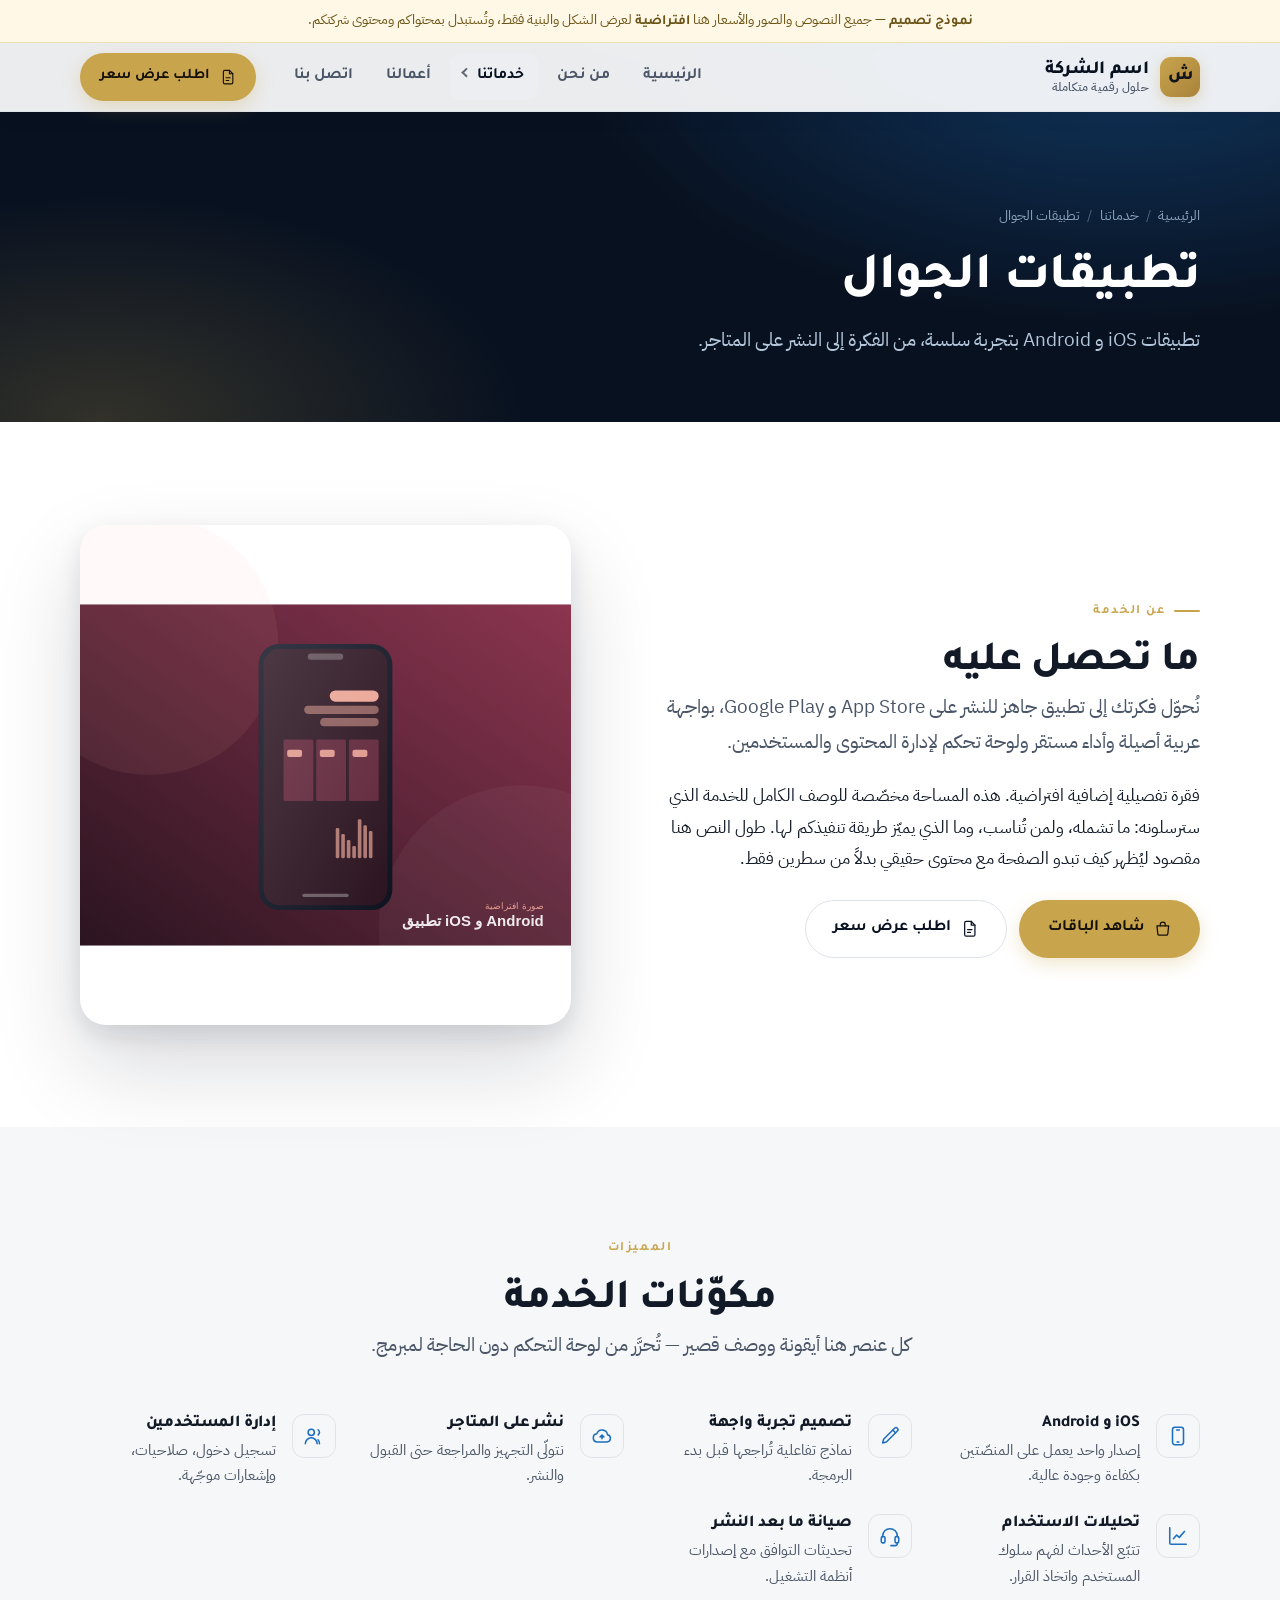
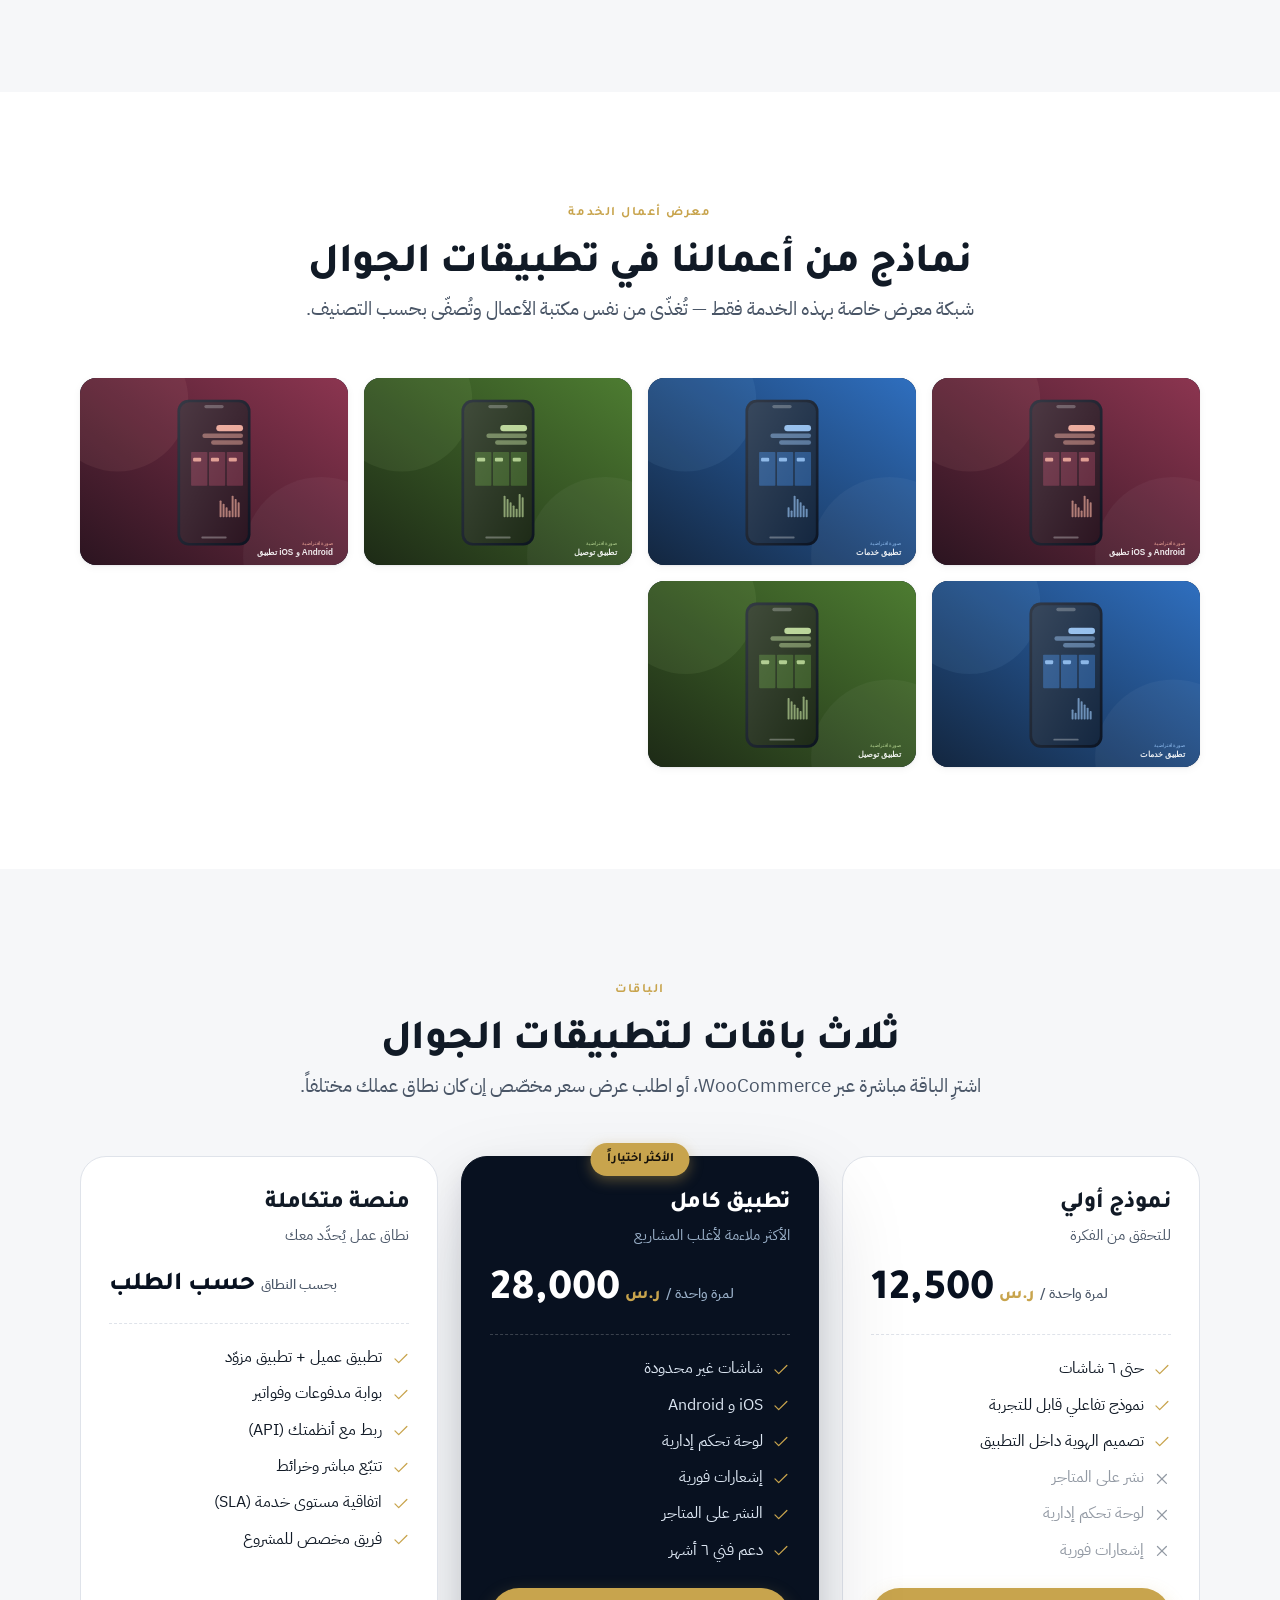
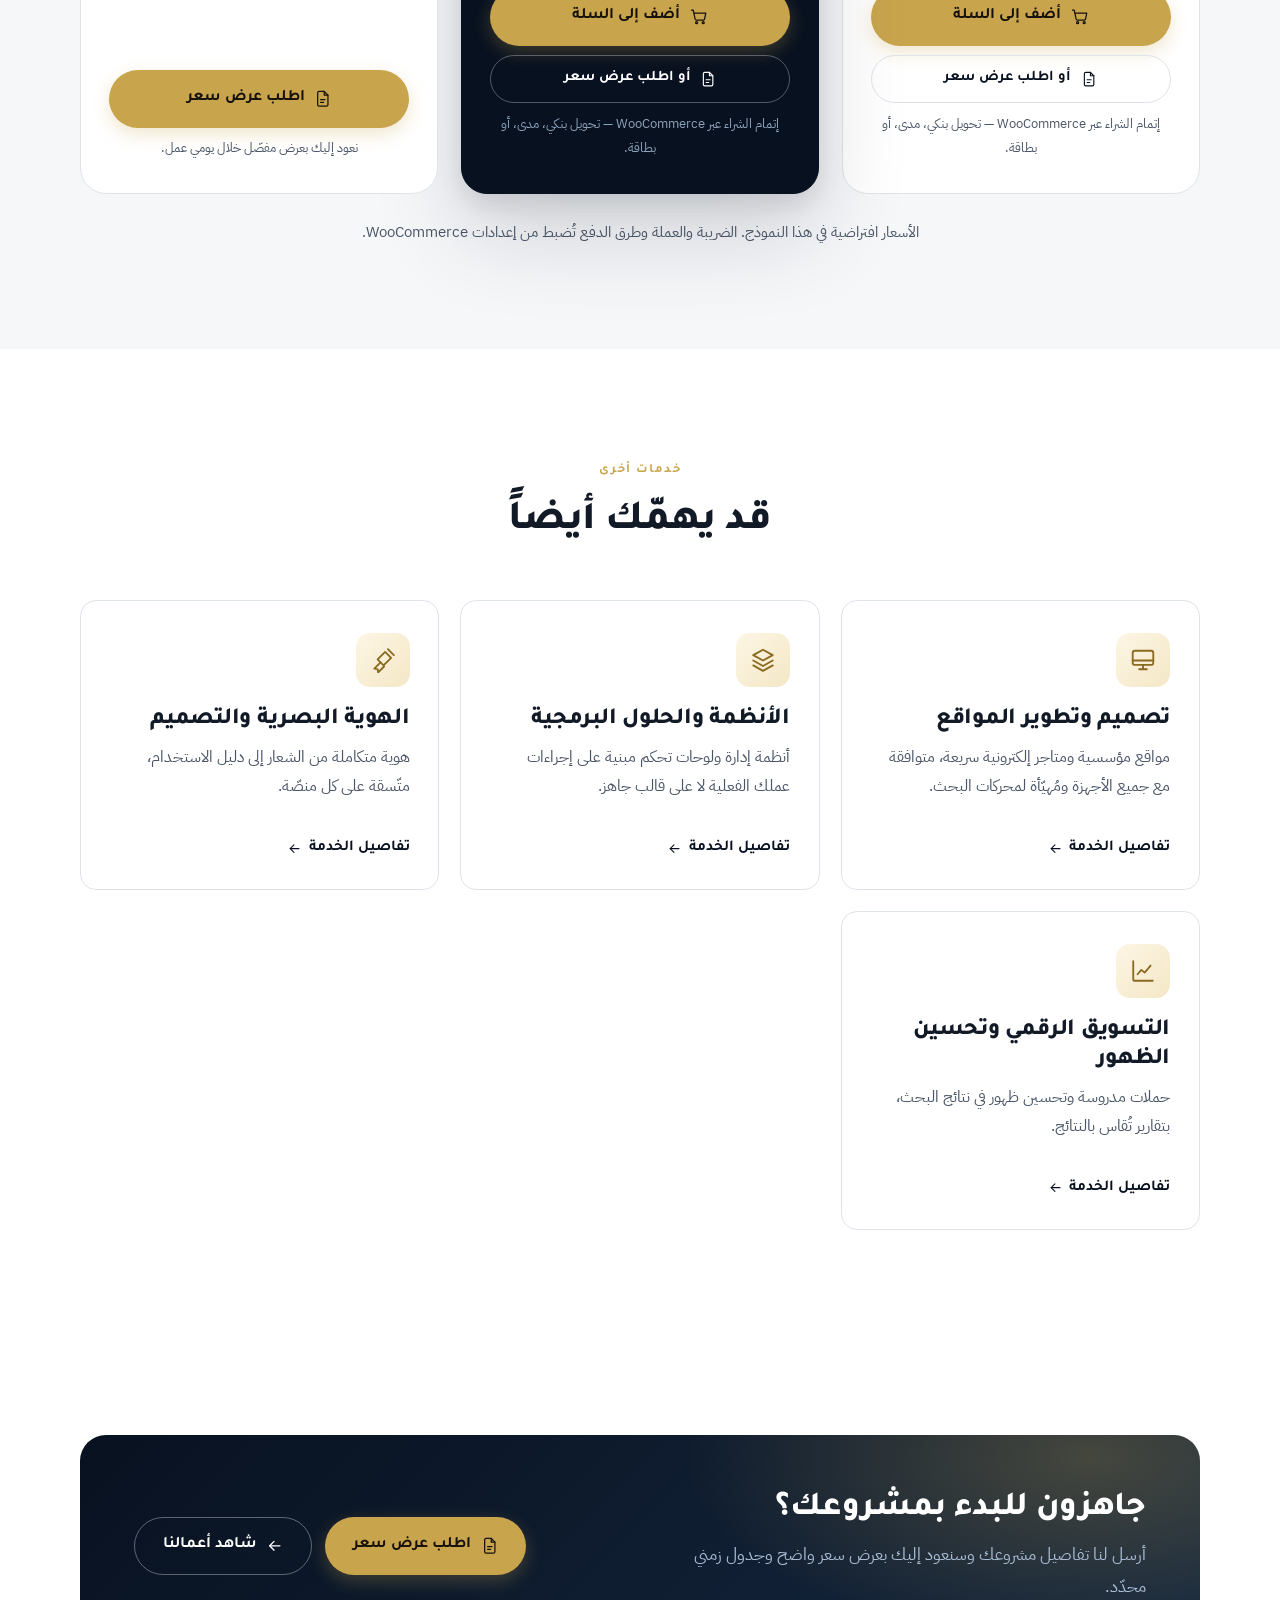
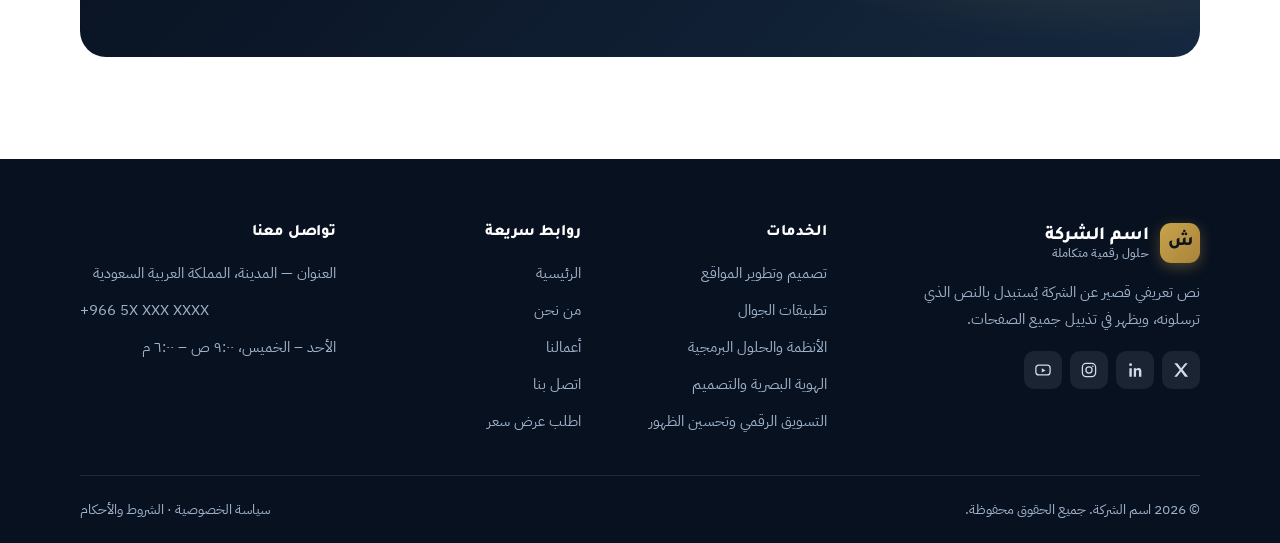
<file: service-mobile.html>
<!DOCTYPE html>
<html lang="ar" dir="rtl">
<head>
<meta charset="utf-8">
<meta name="viewport" content="width=device-width, initial-scale=1">
<title>تطبيقات الجوال | اسم الشركة</title>
<meta name="description" content="تطبيقات iOS و Android بتجربة سلسة، من الفكرة إلى النشر على المتاجر. (نموذج تصميم)">
<meta name="robots" content="noindex, nofollow">
<meta property="og:title" content="تطبيقات الجوال | اسم الشركة">
<meta property="og:description" content="تطبيقات iOS و Android بتجربة سلسة، من الفكرة إلى النشر على المتاجر. (نموذج تصميم)">
<meta property="og:type" content="website">
<meta property="og:locale" content="ar_SA">
<link rel="preload" href="assets/fonts/Tajawal-800-arabic.woff2" as="font" type="font/woff2" crossorigin>
<link rel="preload" href="assets/fonts/IBMPlexSansArabic-400-arabic.woff2" as="font" type="font/woff2" crossorigin>
<link rel="stylesheet" href="assets/css/fonts.css">
<link rel="stylesheet" href="assets/css/style.css">
<link rel="icon" href="data:image/svg+xml,%3Csvg xmlns='http://www.w3.org/2000/svg' viewBox='0 0 32 32'%3E%3Crect width='32' height='32' rx='8' fill='%23c8a44d'/%3E%3Ctext x='16' y='23' font-size='19' font-family='sans-serif' font-weight='bold' text-anchor='middle' fill='%2310131a'%3E%D8%B4%3C/text%3E%3C/svg%3E">
</head>
<body data-page="services">
<div class="demo-bar">
  <strong>نموذج تصميم</strong> — جميع النصوص والصور والأسعار هنا <strong>افتراضية</strong> لعرض الشكل والبنية فقط، وتُستبدل بمحتواكم ومحتوى شركتكم.
</div>
<script>/* set before first paint so the fixed header never jumps */
(function(){var b=document.currentScript.previousElementSibling;
document.documentElement.style.setProperty('--dbh',b.offsetHeight+'px');})();</script>
<header class="site-head site-head--solid is-stuck">
  <div class="wrap site-head__in">
    <a class="brand" href="index.html" aria-label="اسم الشركة — الصفحة الرئيسية">
      <span class="brand__mark" aria-hidden="true">ش</span>
      <span class="brand__txt">
        <span class="brand__name">اسم الشركة</span>
        <span class="brand__sub">حلول رقمية متكاملة</span>
      </span>
    </a>

    <nav class="nav" aria-label="القائمة الرئيسية">
      <ul class="nav__list">
        <li><a class="nav__link" href="index.html">الرئيسية</a></li>
        <li><a class="nav__link" href="about.html">من نحن</a></li>
        <li class="nav__has ">
          <a class="nav__link" href="services.html" aria-current="page">خدماتنا</a>
          <ul class="nav__sub">
            <li><a href="service-web.html">تصميم وتطوير المواقع</a></li>
            <li><a href="service-mobile.html">تطبيقات الجوال</a></li>
            <li><a href="service-systems.html">الأنظمة والحلول البرمجية</a></li>
            <li><a href="service-branding.html">الهوية البصرية والتصميم</a></li>
            <li><a href="service-marketing.html">التسويق الرقمي وتحسين الظهور</a></li>
          </ul>
        </li>
        <li><a class="nav__link" href="portfolio.html">أعمالنا</a></li>
        <li><a class="nav__link" href="contact.html">اتصل بنا</a></li>
      </ul>
    </nav>

    <div class="head-cta">
      <a class="btn btn--sm" href="contact.html#quote"><svg viewBox="0 0 24 24" fill="none" stroke="currentColor" stroke-width="1.7" stroke-linecap="round" stroke-linejoin="round" aria-hidden="true" ><path d="M14 2H7a2 2 0 0 0-2 2v16a2 2 0 0 0 2 2h10a2 2 0 0 0 2-2V7z"/><path d="M14 2v5h5"/><path d="M9 13h6M9 17h4"/></svg> اطلب عرض سعر</a>
      <button class="burger" type="button" aria-label="القائمة" aria-expanded="false"><span></span></button>
    </div>
  </div>
</header>
<div class="nav-scrim" aria-hidden="true"></div>
<section class="pagehead">
  <div class="wrap">
    <nav class="crumbs" aria-label="مسار التنقل">
      <ol>
        <li><a href="index.html">الرئيسية</a></li>
        <li><a href="services.html">خدماتنا</a></li>
        <li>تطبيقات الجوال</li>
      </ol>
    </nav>
    <h1>تطبيقات الجوال</h1>
    <p class="lede">تطبيقات iOS و Android بتجربة سلسة، من الفكرة إلى النشر على المتاجر.</p>
  </div>
</section>

<section class="section">
  <div class="wrap">
    <div class="split split--narrow">
      <div data-rv>
        <span class="eyebrow">عن الخدمة</span>
        <h2>ما تحصل عليه</h2>
        <p class="lede">نُحوّل فكرتك إلى تطبيق جاهز للنشر على App Store و Google Play، بواجهة عربية أصيلة وأداء مستقر ولوحة تحكم لإدارة المحتوى والمستخدمين.</p>
        <p>فقرة تفصيلية إضافية افتراضية. هذه المساحة مخصّصة للوصف الكامل للخدمة الذي سترسلونه: ما تشمله، ولمن تُناسب، وما الذي يميّز طريقة تنفيذكم لها. طول النص هنا مقصود ليُظهر كيف تبدو الصفحة مع محتوى حقيقي بدلاً من سطرين فقط.</p>
        <div class="hero__btns" style="margin-top:1.6rem">
          <a class="btn" href="#plans"><svg viewBox="0 0 24 24" fill="none" stroke="currentColor" stroke-width="1.7" stroke-linecap="round" stroke-linejoin="round" aria-hidden="true" ><path d="M4 8h16l-1.2 11a2 2 0 0 1-2 1.8H7.2a2 2 0 0 1-2-1.8z"/><path d="M8.6 8V6.4a3.4 3.4 0 0 1 6.8 0V8"/></svg> شاهد الباقات</a>
          <a class="btn btn--outline" href="contact.html#quote" data-quote="mobile"><svg viewBox="0 0 24 24" fill="none" stroke="currentColor" stroke-width="1.7" stroke-linecap="round" stroke-linejoin="round" aria-hidden="true" ><path d="M14 2H7a2 2 0 0 0-2 2v16a2 2 0 0 0 2 2h10a2 2 0 0 0 2-2V7z"/><path d="M14 2v5h5"/><path d="M9 13h6M9 17h4"/></svg> اطلب عرض سعر</a>
        </div>
      </div>
      <div class="media" data-rv data-rv-d="2">
        <img src="assets/img/portfolio/work-4-mobile.svg" alt="صورة افتراضية تمثّل تطبيقات الجوال" width="720" height="500">
      </div>
    </div>
  </div>
</section>

<section class="section section--tint">
  <div class="wrap">
    <div class="head head--center" data-rv>
      <span class="eyebrow">المميزات</span>
      <h2>مكوّنات الخدمة</h2>
      <p class="lede">كل عنصر هنا أيقونة ووصف قصير — تُحرَّر من لوحة التحكم دون الحاجة لمبرمج.</p>
    </div>
    <div class="feat-grid">
      <div class="feat" data-rv data-rv-d="1">
        <span class="feat__ico"><svg viewBox="0 0 24 24" fill="none" stroke="currentColor" stroke-width="1.7" stroke-linecap="round" stroke-linejoin="round" aria-hidden="true" ><rect x="6" y="2.5" width="12" height="19" rx="2.6"/><path d="M10.5 5.5h3"/><path d="M11 18.6h2"/></svg></span>
        <div><h4>iOS و Android</h4><p>إصدار واحد يعمل على المنصّتين بكفاءة وجودة عالية.</p></div>
      </div>
      <div class="feat" data-rv data-rv-d="2">
        <span class="feat__ico"><svg viewBox="0 0 24 24" fill="none" stroke="currentColor" stroke-width="1.7" stroke-linecap="round" stroke-linejoin="round" aria-hidden="true" ><path d="M17 3.5a2.1 2.1 0 0 1 3 3L8 18.5l-4 1 1-4z"/><path d="m15 5.5 3 3"/></svg></span>
        <div><h4>تصميم تجربة واجهة</h4><p>نماذج تفاعلية تُراجعها قبل بدء البرمجة.</p></div>
      </div>
      <div class="feat" data-rv data-rv-d="3">
        <span class="feat__ico"><svg viewBox="0 0 24 24" fill="none" stroke="currentColor" stroke-width="1.7" stroke-linecap="round" stroke-linejoin="round" aria-hidden="true" ><path d="M17.5 18.5H7a4.5 4.5 0 0 1-.6-8.96A6 6 0 0 1 18 10.6a4 4 0 0 1-.5 7.9z"/><path d="M12 15v-4M10 13l2-2 2 2"/></svg></span>
        <div><h4>نشر على المتاجر</h4><p>نتولّى التجهيز والمراجعة حتى القبول والنشر.</p></div>
      </div>
      <div class="feat" data-rv data-rv-d="4">
        <span class="feat__ico"><svg viewBox="0 0 24 24" fill="none" stroke="currentColor" stroke-width="1.7" stroke-linecap="round" stroke-linejoin="round" aria-hidden="true" ><circle cx="9" cy="8" r="3.4"/><path d="M2.5 20.5a6.5 6.5 0 0 1 13 0"/><path d="M16.5 5.2a3.4 3.4 0 0 1 0 5.6M18 20.5a6.4 6.4 0 0 0-1.6-4.3"/></svg></span>
        <div><h4>إدارة المستخدمين</h4><p>تسجيل دخول، صلاحيات، وإشعارات موجّهة.</p></div>
      </div>
      <div class="feat" data-rv data-rv-d="1">
        <span class="feat__ico"><svg viewBox="0 0 24 24" fill="none" stroke="currentColor" stroke-width="1.7" stroke-linecap="round" stroke-linejoin="round" aria-hidden="true" ><path d="M3 3v16.5A1.5 1.5 0 0 0 4.5 21H21"/><path d="m7 15 3.5-4 3 2.5L19 7"/></svg></span>
        <div><h4>تحليلات الاستخدام</h4><p>تتبّع الأحداث لفهم سلوك المستخدم واتخاذ القرار.</p></div>
      </div>
      <div class="feat" data-rv data-rv-d="2">
        <span class="feat__ico"><svg viewBox="0 0 24 24" fill="none" stroke="currentColor" stroke-width="1.7" stroke-linecap="round" stroke-linejoin="round" aria-hidden="true" ><path d="M4 13v-1a8 8 0 0 1 16 0v1"/><rect x="2.5" y="12.5" width="4" height="7" rx="1.6"/><rect x="17.5" y="12.5" width="4" height="7" rx="1.6"/><path d="M20 19.5v.5a2.5 2.5 0 0 1-2.5 2.5H13"/></svg></span>
        <div><h4>صيانة ما بعد النشر</h4><p>تحديثات التوافق مع إصدارات أنظمة التشغيل.</p></div>
      </div>
    </div>
  </div>
</section>

<section class="section">
  <div class="wrap">
    <div class="head head--center" data-rv>
      <span class="eyebrow">معرض أعمال الخدمة</span>
      <h2>نماذج من أعمالنا في تطبيقات الجوال</h2>
      <p class="lede">شبكة معرض خاصة بهذه الخدمة فقط — تُغذّى من نفس مكتبة الأعمال وتُصفّى بحسب التصنيف.</p>
    </div>
    <div class="work-grid work-grid--tight">
      <a class="work" href="portfolio.html" data-cat="mobile">
      <div class="work__img"><img src="assets/img/portfolio/work-4-mobile.svg" alt="تطبيق iOS و Android" loading="lazy" width="720" height="500"></div>
      <div class="work__ov">
        <span class="work__cat">تطبيق جوال</span>
        <span class="work__t">تطبيق iOS و Android</span>
      </div>
    </a>
      <a class="work" href="portfolio.html" data-cat="mobile">
      <div class="work__img"><img src="assets/img/portfolio/work-5-mobile.svg" alt="تطبيق خدمات" loading="lazy" width="720" height="500"></div>
      <div class="work__ov">
        <span class="work__cat">تطبيق جوال</span>
        <span class="work__t">تطبيق خدمات</span>
      </div>
    </a>
      <a class="work" href="portfolio.html" data-cat="mobile">
      <div class="work__img"><img src="assets/img/portfolio/work-6-mobile.svg" alt="تطبيق توصيل" loading="lazy" width="720" height="500"></div>
      <div class="work__ov">
        <span class="work__cat">تطبيق جوال</span>
        <span class="work__t">تطبيق توصيل</span>
      </div>
    </a>
      <a class="work" href="portfolio.html" data-cat="mobile">
      <div class="work__img"><img src="assets/img/portfolio/work-4-mobile.svg" alt="تطبيق iOS و Android — نموذج ٢" loading="lazy" width="720" height="500"></div>
      <div class="work__ov">
        <span class="work__cat">تطبيق جوال</span>
        <span class="work__t">تطبيق iOS و Android — نموذج ٢</span>
      </div>
    </a>
      <a class="work" href="portfolio.html" data-cat="mobile">
      <div class="work__img"><img src="assets/img/portfolio/work-5-mobile.svg" alt="تطبيق خدمات — نموذج ٢" loading="lazy" width="720" height="500"></div>
      <div class="work__ov">
        <span class="work__cat">تطبيق جوال</span>
        <span class="work__t">تطبيق خدمات — نموذج ٢</span>
      </div>
    </a>
      <a class="work" href="portfolio.html" data-cat="mobile">
      <div class="work__img"><img src="assets/img/portfolio/work-6-mobile.svg" alt="تطبيق توصيل — نموذج ٢" loading="lazy" width="720" height="500"></div>
      <div class="work__ov">
        <span class="work__cat">تطبيق جوال</span>
        <span class="work__t">تطبيق توصيل — نموذج ٢</span>
      </div>
    </a>
    </div>
  </div>
</section>

<section class="section section--tint" id="plans">
  <div class="wrap">
    <div class="head head--center" data-rv>
      <span class="eyebrow">الباقات</span>
      <h2>ثلاث باقات لـتطبيقات الجوال</h2>
      <p class="lede">اشترِ الباقة مباشرة عبر WooCommerce، أو اطلب عرض سعر مخصّص إن كان نطاق عملك مختلفاً.</p>
    </div>
    <div class="price-grid">
      <div class="plan" data-rv data-rv-d="1">
  
  <div class="plan__name"><h3>نموذج أولي</h3></div>
  <p class="plan__sub">للتحقق من الفكرة</p>
  <div class="plan__price"><span class="plan__amt num">12,500</span><span class="plan__cur">ر.س</span><span class="plan__per">/ لمرة واحدة</span></div>
  <ul class="plan__list">
    <li class=""><svg viewBox="0 0 24 24" fill="none" stroke="currentColor" stroke-width="1.7" stroke-linecap="round" stroke-linejoin="round" aria-hidden="true" ><path d="M20 6 9 17l-5-5"/></svg><span>حتى ٦ شاشات</span></li>
    <li class=""><svg viewBox="0 0 24 24" fill="none" stroke="currentColor" stroke-width="1.7" stroke-linecap="round" stroke-linejoin="round" aria-hidden="true" ><path d="M20 6 9 17l-5-5"/></svg><span>نموذج تفاعلي قابل للتجربة</span></li>
    <li class=""><svg viewBox="0 0 24 24" fill="none" stroke="currentColor" stroke-width="1.7" stroke-linecap="round" stroke-linejoin="round" aria-hidden="true" ><path d="M20 6 9 17l-5-5"/></svg><span>تصميم الهوية داخل التطبيق</span></li>
    <li class="no"><svg viewBox="0 0 24 24" fill="none" stroke="currentColor" stroke-width="1.7" stroke-linecap="round" stroke-linejoin="round" aria-hidden="true" ><path d="M18 6 6 18M6 6l12 12"/></svg><span>نشر على المتاجر</span></li>
    <li class="no"><svg viewBox="0 0 24 24" fill="none" stroke="currentColor" stroke-width="1.7" stroke-linecap="round" stroke-linejoin="round" aria-hidden="true" ><path d="M18 6 6 18M6 6l12 12"/></svg><span>لوحة تحكم إدارية</span></li>
    <li class="no"><svg viewBox="0 0 24 24" fill="none" stroke="currentColor" stroke-width="1.7" stroke-linecap="round" stroke-linejoin="round" aria-hidden="true" ><path d="M18 6 6 18M6 6l12 12"/></svg><span>إشعارات فورية</span></li>
  </ul>
  <div class="plan__cta">
    <button class="btn btn--block" type="button" data-addcart><svg viewBox="0 0 24 24" fill="none" stroke="currentColor" stroke-width="1.7" stroke-linecap="round" stroke-linejoin="round" aria-hidden="true" ><circle cx="9" cy="20" r="1.4"/><circle cx="18" cy="20" r="1.4"/><path d="M2 3h2.4l2.6 12.3a1.6 1.6 0 0 0 1.6 1.2h9.6a1.6 1.6 0 0 0 1.6-1.3L21.5 7H5"/></svg> أضف إلى السلة</button>
      <a class="btn btn--outline btn--block btn--sm" href="contact.html#quote" data-quote="mobile"><svg viewBox="0 0 24 24" fill="none" stroke="currentColor" stroke-width="1.7" stroke-linecap="round" stroke-linejoin="round" aria-hidden="true" ><path d="M14 2H7a2 2 0 0 0-2 2v16a2 2 0 0 0 2 2h10a2 2 0 0 0 2-2V7z"/><path d="M14 2v5h5"/><path d="M9 13h6M9 17h4"/></svg> أو اطلب عرض سعر</a>
      <span class="plan__note">إتمام الشراء عبر WooCommerce — تحويل بنكي، مدى، أو بطاقة.</span>
  </div>
</div>
      <div class="plan plan--best" data-rv data-rv-d="2">
  <span class="plan__badge">الأكثر اختياراً</span>
  <div class="plan__name"><h3>تطبيق كامل</h3></div>
  <p class="plan__sub">الأكثر ملاءمة لأغلب المشاريع</p>
  <div class="plan__price"><span class="plan__amt num">28,000</span><span class="plan__cur">ر.س</span><span class="plan__per">/ لمرة واحدة</span></div>
  <ul class="plan__list">
    <li class=""><svg viewBox="0 0 24 24" fill="none" stroke="currentColor" stroke-width="1.7" stroke-linecap="round" stroke-linejoin="round" aria-hidden="true" ><path d="M20 6 9 17l-5-5"/></svg><span>شاشات غير محدودة</span></li>
    <li class=""><svg viewBox="0 0 24 24" fill="none" stroke="currentColor" stroke-width="1.7" stroke-linecap="round" stroke-linejoin="round" aria-hidden="true" ><path d="M20 6 9 17l-5-5"/></svg><span>iOS و Android</span></li>
    <li class=""><svg viewBox="0 0 24 24" fill="none" stroke="currentColor" stroke-width="1.7" stroke-linecap="round" stroke-linejoin="round" aria-hidden="true" ><path d="M20 6 9 17l-5-5"/></svg><span>لوحة تحكم إدارية</span></li>
    <li class=""><svg viewBox="0 0 24 24" fill="none" stroke="currentColor" stroke-width="1.7" stroke-linecap="round" stroke-linejoin="round" aria-hidden="true" ><path d="M20 6 9 17l-5-5"/></svg><span>إشعارات فورية</span></li>
    <li class=""><svg viewBox="0 0 24 24" fill="none" stroke="currentColor" stroke-width="1.7" stroke-linecap="round" stroke-linejoin="round" aria-hidden="true" ><path d="M20 6 9 17l-5-5"/></svg><span>النشر على المتاجر</span></li>
    <li class=""><svg viewBox="0 0 24 24" fill="none" stroke="currentColor" stroke-width="1.7" stroke-linecap="round" stroke-linejoin="round" aria-hidden="true" ><path d="M20 6 9 17l-5-5"/></svg><span>دعم فني ٦ أشهر</span></li>
  </ul>
  <div class="plan__cta">
    <button class="btn btn--block" type="button" data-addcart><svg viewBox="0 0 24 24" fill="none" stroke="currentColor" stroke-width="1.7" stroke-linecap="round" stroke-linejoin="round" aria-hidden="true" ><circle cx="9" cy="20" r="1.4"/><circle cx="18" cy="20" r="1.4"/><path d="M2 3h2.4l2.6 12.3a1.6 1.6 0 0 0 1.6 1.2h9.6a1.6 1.6 0 0 0 1.6-1.3L21.5 7H5"/></svg> أضف إلى السلة</button>
      <a class="btn btn--outline btn--block btn--sm" href="contact.html#quote" data-quote="mobile"><svg viewBox="0 0 24 24" fill="none" stroke="currentColor" stroke-width="1.7" stroke-linecap="round" stroke-linejoin="round" aria-hidden="true" ><path d="M14 2H7a2 2 0 0 0-2 2v16a2 2 0 0 0 2 2h10a2 2 0 0 0 2-2V7z"/><path d="M14 2v5h5"/><path d="M9 13h6M9 17h4"/></svg> أو اطلب عرض سعر</a>
      <span class="plan__note">إتمام الشراء عبر WooCommerce — تحويل بنكي، مدى، أو بطاقة.</span>
  </div>
</div>
      <div class="plan" data-rv data-rv-d="1">
  
  <div class="plan__name"><h3>منصة متكاملة</h3></div>
  <p class="plan__sub">نطاق عمل يُحدَّد معك</p>
  <div class="plan__price"><span class="plan__amt plan__amt--ask">حسب الطلب</span><span class="plan__per">بحسب النطاق</span></div>
  <ul class="plan__list">
    <li class=""><svg viewBox="0 0 24 24" fill="none" stroke="currentColor" stroke-width="1.7" stroke-linecap="round" stroke-linejoin="round" aria-hidden="true" ><path d="M20 6 9 17l-5-5"/></svg><span>تطبيق عميل + تطبيق مزوّد</span></li>
    <li class=""><svg viewBox="0 0 24 24" fill="none" stroke="currentColor" stroke-width="1.7" stroke-linecap="round" stroke-linejoin="round" aria-hidden="true" ><path d="M20 6 9 17l-5-5"/></svg><span>بوابة مدفوعات وفواتير</span></li>
    <li class=""><svg viewBox="0 0 24 24" fill="none" stroke="currentColor" stroke-width="1.7" stroke-linecap="round" stroke-linejoin="round" aria-hidden="true" ><path d="M20 6 9 17l-5-5"/></svg><span>ربط مع أنظمتك (API)</span></li>
    <li class=""><svg viewBox="0 0 24 24" fill="none" stroke="currentColor" stroke-width="1.7" stroke-linecap="round" stroke-linejoin="round" aria-hidden="true" ><path d="M20 6 9 17l-5-5"/></svg><span>تتبّع مباشر وخرائط</span></li>
    <li class=""><svg viewBox="0 0 24 24" fill="none" stroke="currentColor" stroke-width="1.7" stroke-linecap="round" stroke-linejoin="round" aria-hidden="true" ><path d="M20 6 9 17l-5-5"/></svg><span>اتفاقية مستوى خدمة (SLA)</span></li>
    <li class=""><svg viewBox="0 0 24 24" fill="none" stroke="currentColor" stroke-width="1.7" stroke-linecap="round" stroke-linejoin="round" aria-hidden="true" ><path d="M20 6 9 17l-5-5"/></svg><span>فريق مخصص للمشروع</span></li>
  </ul>
  <div class="plan__cta">
    <a class="btn btn--block" href="contact.html#quote" data-quote="mobile"><svg viewBox="0 0 24 24" fill="none" stroke="currentColor" stroke-width="1.7" stroke-linecap="round" stroke-linejoin="round" aria-hidden="true" ><path d="M14 2H7a2 2 0 0 0-2 2v16a2 2 0 0 0 2 2h10a2 2 0 0 0 2-2V7z"/><path d="M14 2v5h5"/><path d="M9 13h6M9 17h4"/></svg> اطلب عرض سعر</a>
      <span class="plan__note">نعود إليك بعرض مفصّل خلال يومي عمل.</span>
  </div>
</div>
    </div>
    <p style="text-align:center;margin-top:1.6rem;color:var(--text-2);font-size:.92rem" data-rv>
      الأسعار افتراضية في هذا النموذج. الضريبة والعملة وطرق الدفع تُضبط من إعدادات WooCommerce.
    </p>
  </div>
</section>

<section class="section">
  <div class="wrap">
    <div class="head head--center" data-rv>
      <span class="eyebrow">خدمات أخرى</span>
      <h2>قد يهمّك أيضاً</h2>
    </div>
    <div class="svc-grid">
      <a class="svc" href="service-web.html" data-rv data-rv-d="1">
        <span class="svc__ico"><svg viewBox="0 0 24 24" fill="none" stroke="currentColor" stroke-width="1.7" stroke-linecap="round" stroke-linejoin="round" aria-hidden="true" ><rect x="2.5" y="3.5" width="19" height="13" rx="2"/><path d="M8.5 20.5h7M12 16.5v4"/><path d="M2.5 12.5h19"/></svg></span>
        <h3>تصميم وتطوير المواقع</h3>
        <p>مواقع مؤسسية ومتاجر إلكترونية سريعة، متوافقة مع جميع الأجهزة ومُهيّأة لمحركات البحث.</p>
        <span class="svc__more">تفاصيل الخدمة <svg viewBox="0 0 24 24" fill="none" stroke="currentColor" stroke-width="1.7" stroke-linecap="round" stroke-linejoin="round" aria-hidden="true" ><path d="M19 12H5"/><path d="m11 18-6-6 6-6"/></svg></span>
      </a>
      <a class="svc" href="service-systems.html" data-rv data-rv-d="2">
        <span class="svc__ico"><svg viewBox="0 0 24 24" fill="none" stroke="currentColor" stroke-width="1.7" stroke-linecap="round" stroke-linejoin="round" aria-hidden="true" ><path d="m12 2.5 9 5-9 5-9-5z"/><path d="m3 12.5 9 5 9-5"/><path d="m3 17 9 5 9-5"/></svg></span>
        <h3>الأنظمة والحلول البرمجية</h3>
        <p>أنظمة إدارة ولوحات تحكم مبنية على إجراءات عملك الفعلية لا على قالب جاهز.</p>
        <span class="svc__more">تفاصيل الخدمة <svg viewBox="0 0 24 24" fill="none" stroke="currentColor" stroke-width="1.7" stroke-linecap="round" stroke-linejoin="round" aria-hidden="true" ><path d="M19 12H5"/><path d="m11 18-6-6 6-6"/></svg></span>
      </a>
      <a class="svc" href="service-branding.html" data-rv data-rv-d="3">
        <span class="svc__ico"><svg viewBox="0 0 24 24" fill="none" stroke="currentColor" stroke-width="1.7" stroke-linecap="round" stroke-linejoin="round" aria-hidden="true" ><path d="M9.5 14.5 4 20l3 .5.5 3 5.5-5.5"/><path d="M14 4.5 19.5 10 12.5 17l-5.5-5.5z"/><path d="m16.5 2 5.5 5.5"/></svg></span>
        <h3>الهوية البصرية والتصميم</h3>
        <p>هوية متكاملة من الشعار إلى دليل الاستخدام، متّسقة على كل منصّة.</p>
        <span class="svc__more">تفاصيل الخدمة <svg viewBox="0 0 24 24" fill="none" stroke="currentColor" stroke-width="1.7" stroke-linecap="round" stroke-linejoin="round" aria-hidden="true" ><path d="M19 12H5"/><path d="m11 18-6-6 6-6"/></svg></span>
      </a>
      <a class="svc" href="service-marketing.html" data-rv data-rv-d="4">
        <span class="svc__ico"><svg viewBox="0 0 24 24" fill="none" stroke="currentColor" stroke-width="1.7" stroke-linecap="round" stroke-linejoin="round" aria-hidden="true" ><path d="M3 3v16.5A1.5 1.5 0 0 0 4.5 21H21"/><path d="m7 15 3.5-4 3 2.5L19 7"/></svg></span>
        <h3>التسويق الرقمي وتحسين الظهور</h3>
        <p>حملات مدروسة وتحسين ظهور في نتائج البحث، بتقارير تُقاس بالنتائج.</p>
        <span class="svc__more">تفاصيل الخدمة <svg viewBox="0 0 24 24" fill="none" stroke="currentColor" stroke-width="1.7" stroke-linecap="round" stroke-linejoin="round" aria-hidden="true" ><path d="M19 12H5"/><path d="m11 18-6-6 6-6"/></svg></span>
      </a>
    </div>
  </div>
</section>

<section class="section">
  <div class="wrap">
    <div class="cta-band" data-rv>
      <div>
        <h2>جاهزون للبدء بمشروعك؟</h2>
        <p>أرسل لنا تفاصيل مشروعك وسنعود إليك بعرض سعر واضح وجدول زمني محدّد.</p>
      </div>
      <div class="hero__btns">
        <a class="btn" href="contact.html#quote"><svg viewBox="0 0 24 24" fill="none" stroke="currentColor" stroke-width="1.7" stroke-linecap="round" stroke-linejoin="round" aria-hidden="true" ><path d="M14 2H7a2 2 0 0 0-2 2v16a2 2 0 0 0 2 2h10a2 2 0 0 0 2-2V7z"/><path d="M14 2v5h5"/><path d="M9 13h6M9 17h4"/></svg> اطلب عرض سعر</a>
        <a class="btn btn--ghost" href="portfolio.html"><svg viewBox="0 0 24 24" fill="none" stroke="currentColor" stroke-width="1.7" stroke-linecap="round" stroke-linejoin="round" aria-hidden="true" class="arw"><path d="M19 12H5"/><path d="m11 18-6-6 6-6"/></svg> شاهد أعمالنا</a>
      </div>
    </div>
  </div>
</section>

<footer class="site-foot">
  <div class="wrap">
    <div class="foot-grid">
      <div>
        <a class="brand" href="index.html">
          <span class="brand__mark" aria-hidden="true">ش</span>
          <span class="brand__txt">
            <span class="brand__name">اسم الشركة</span>
            <span class="brand__sub">حلول رقمية متكاملة</span>
          </span>
        </a>
        <p class="foot-about">نص تعريفي قصير عن الشركة يُستبدل بالنص الذي ترسلونه، ويظهر في تذييل جميع الصفحات.</p>
        <div class="social">
          <a href="#" aria-label="X"><svg viewBox="0 0 24 24" fill="none" stroke="currentColor" stroke-width="1.7" stroke-linecap="round" stroke-linejoin="round" aria-hidden="true" ><path d="M3 3h4.2l5 6.6L17.6 3H21l-6.9 8.4L21.5 21h-4.2l-5.3-7-5.5 7H3l7.4-9z" fill="currentColor" stroke="none"/></svg></a>
          <a href="#" aria-label="LinkedIn"><svg viewBox="0 0 24 24" fill="none" stroke="currentColor" stroke-width="1.7" stroke-linecap="round" stroke-linejoin="round" aria-hidden="true" ><path d="M4.5 9.5h3.2V21H4.5zM6.1 3a1.9 1.9 0 1 1 0 3.8 1.9 1.9 0 0 1 0-3.8z" fill="currentColor" stroke="none"/><path d="M10.4 9.5h3.1v1.6a3.6 3.6 0 0 1 3.2-1.8c2.4 0 3.8 1.6 3.8 4.4V21h-3.2v-6.6c0-1.5-.6-2.4-1.9-2.4s-2 .9-2 2.4V21h-3z" fill="currentColor" stroke="none"/></svg></a>
          <a href="#" aria-label="Instagram"><svg viewBox="0 0 24 24" fill="none" stroke="currentColor" stroke-width="1.7" stroke-linecap="round" stroke-linejoin="round" aria-hidden="true" ><rect x="3.2" y="3.2" width="17.6" height="17.6" rx="5"/><circle cx="12" cy="12" r="4.1"/><circle cx="17" cy="7" r="1.1" fill="currentColor" stroke="none"/></svg></a>
          <a href="#" aria-label="YouTube"><svg viewBox="0 0 24 24" fill="none" stroke="currentColor" stroke-width="1.7" stroke-linecap="round" stroke-linejoin="round" aria-hidden="true" ><rect x="2.5" y="5.5" width="19" height="13" rx="4"/><path d="m10.4 9.6 5 2.9-5 2.9z" fill="currentColor" stroke="none"/></svg></a>
        </div>
      </div>
      <div>
        <h4>الخدمات</h4>
        <ul><li><a href="service-web.html">تصميم وتطوير المواقع</a></li><li><a href="service-mobile.html">تطبيقات الجوال</a></li><li><a href="service-systems.html">الأنظمة والحلول البرمجية</a></li><li><a href="service-branding.html">الهوية البصرية والتصميم</a></li><li><a href="service-marketing.html">التسويق الرقمي وتحسين الظهور</a></li></ul>
      </div>
      <div>
        <h4>روابط سريعة</h4>
        <ul>
          <li><a href="index.html">الرئيسية</a></li>
          <li><a href="about.html">من نحن</a></li>
          <li><a href="portfolio.html">أعمالنا</a></li>
          <li><a href="contact.html">اتصل بنا</a></li>
          <li><a href="contact.html#quote">اطلب عرض سعر</a></li>
        </ul>
      </div>
      <div>
        <h4>تواصل معنا</h4>
        <ul>
          <li>العنوان — المدينة، المملكة العربية السعودية</li>
          <li dir="ltr" style="text-align:start">+966 5X XXX XXXX</li>
          <li>الأحد – الخميس، ٩:٠٠ ص – ٦:٠٠ م</li>
        </ul>
      </div>
    </div>
    <div class="foot-bot">
      <span>© <span data-year>٢٠٢٦</span> اسم الشركة. جميع الحقوق محفوظة.</span>
      <span>سياسة الخصوصية · الشروط والأحكام</span>
    </div>
  </div>
</footer>
<script src="assets/js/main.js"></script>
</body>
</html>
</file>
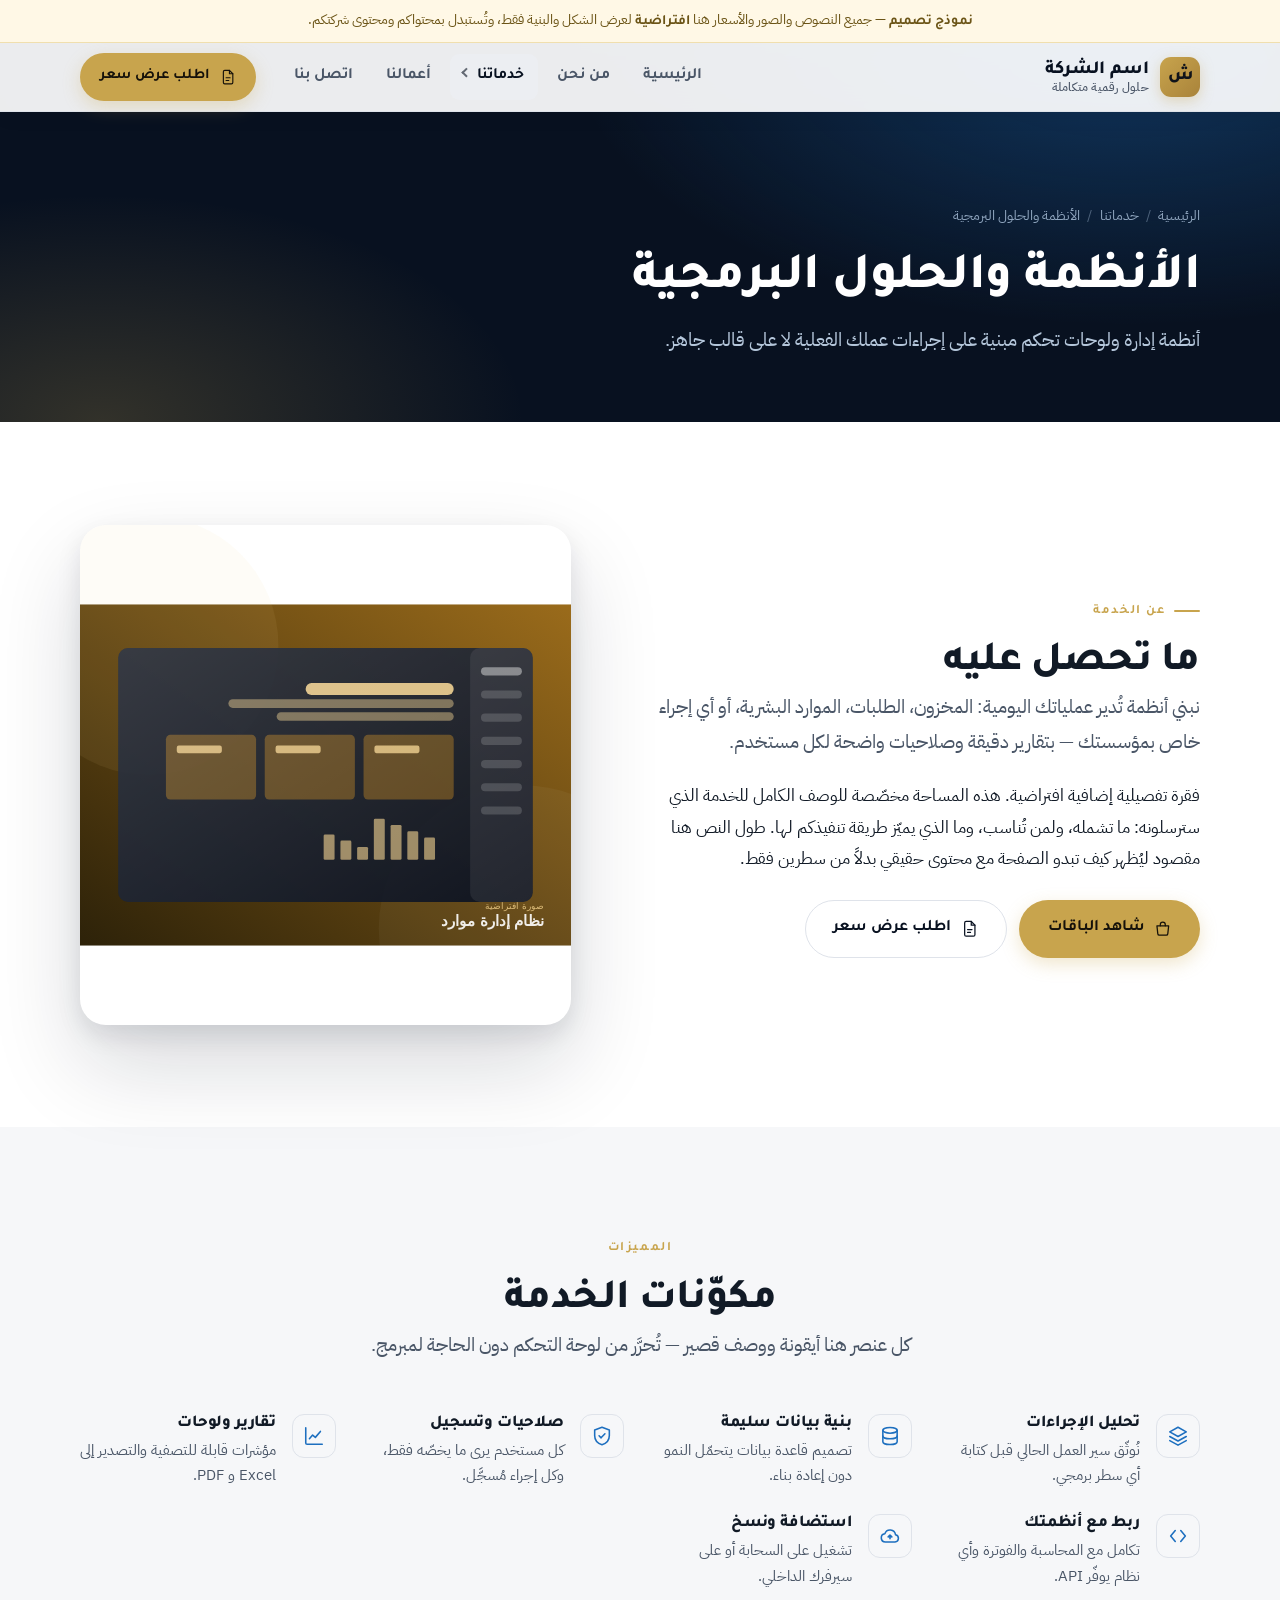
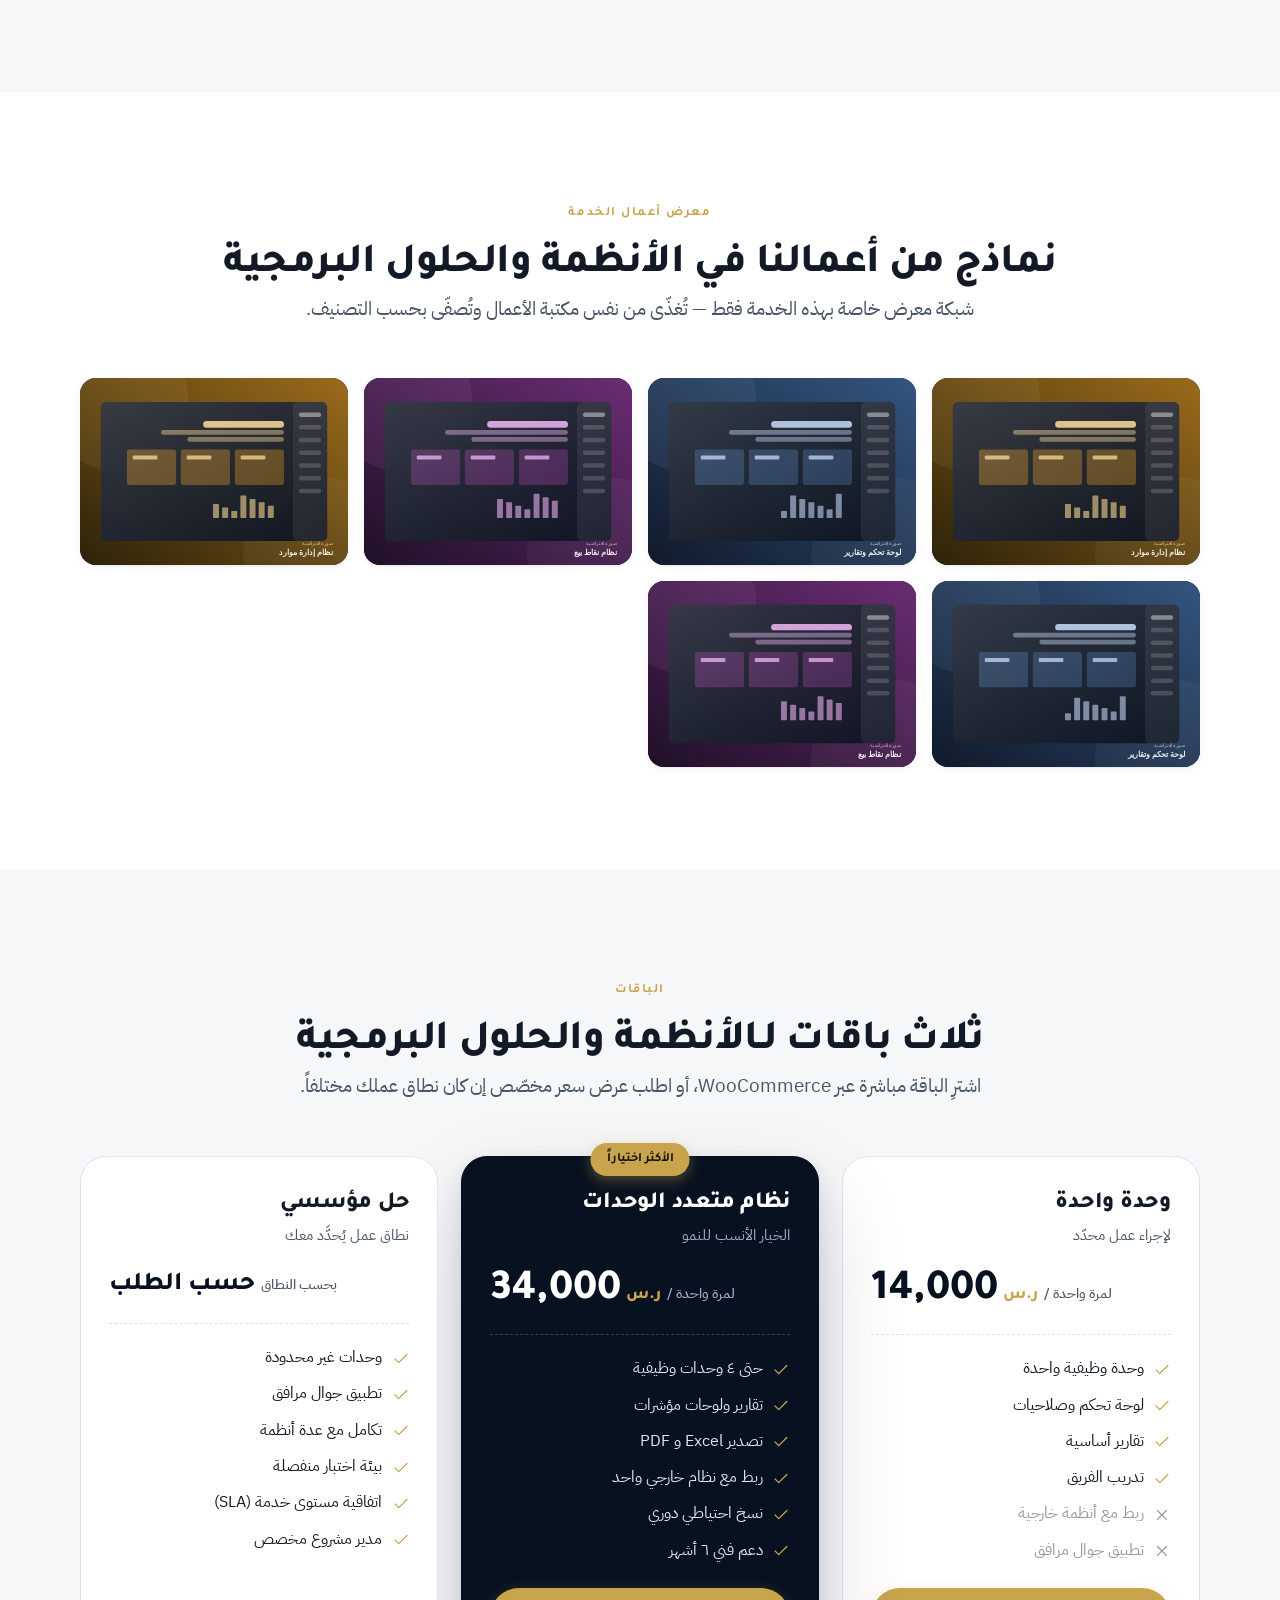
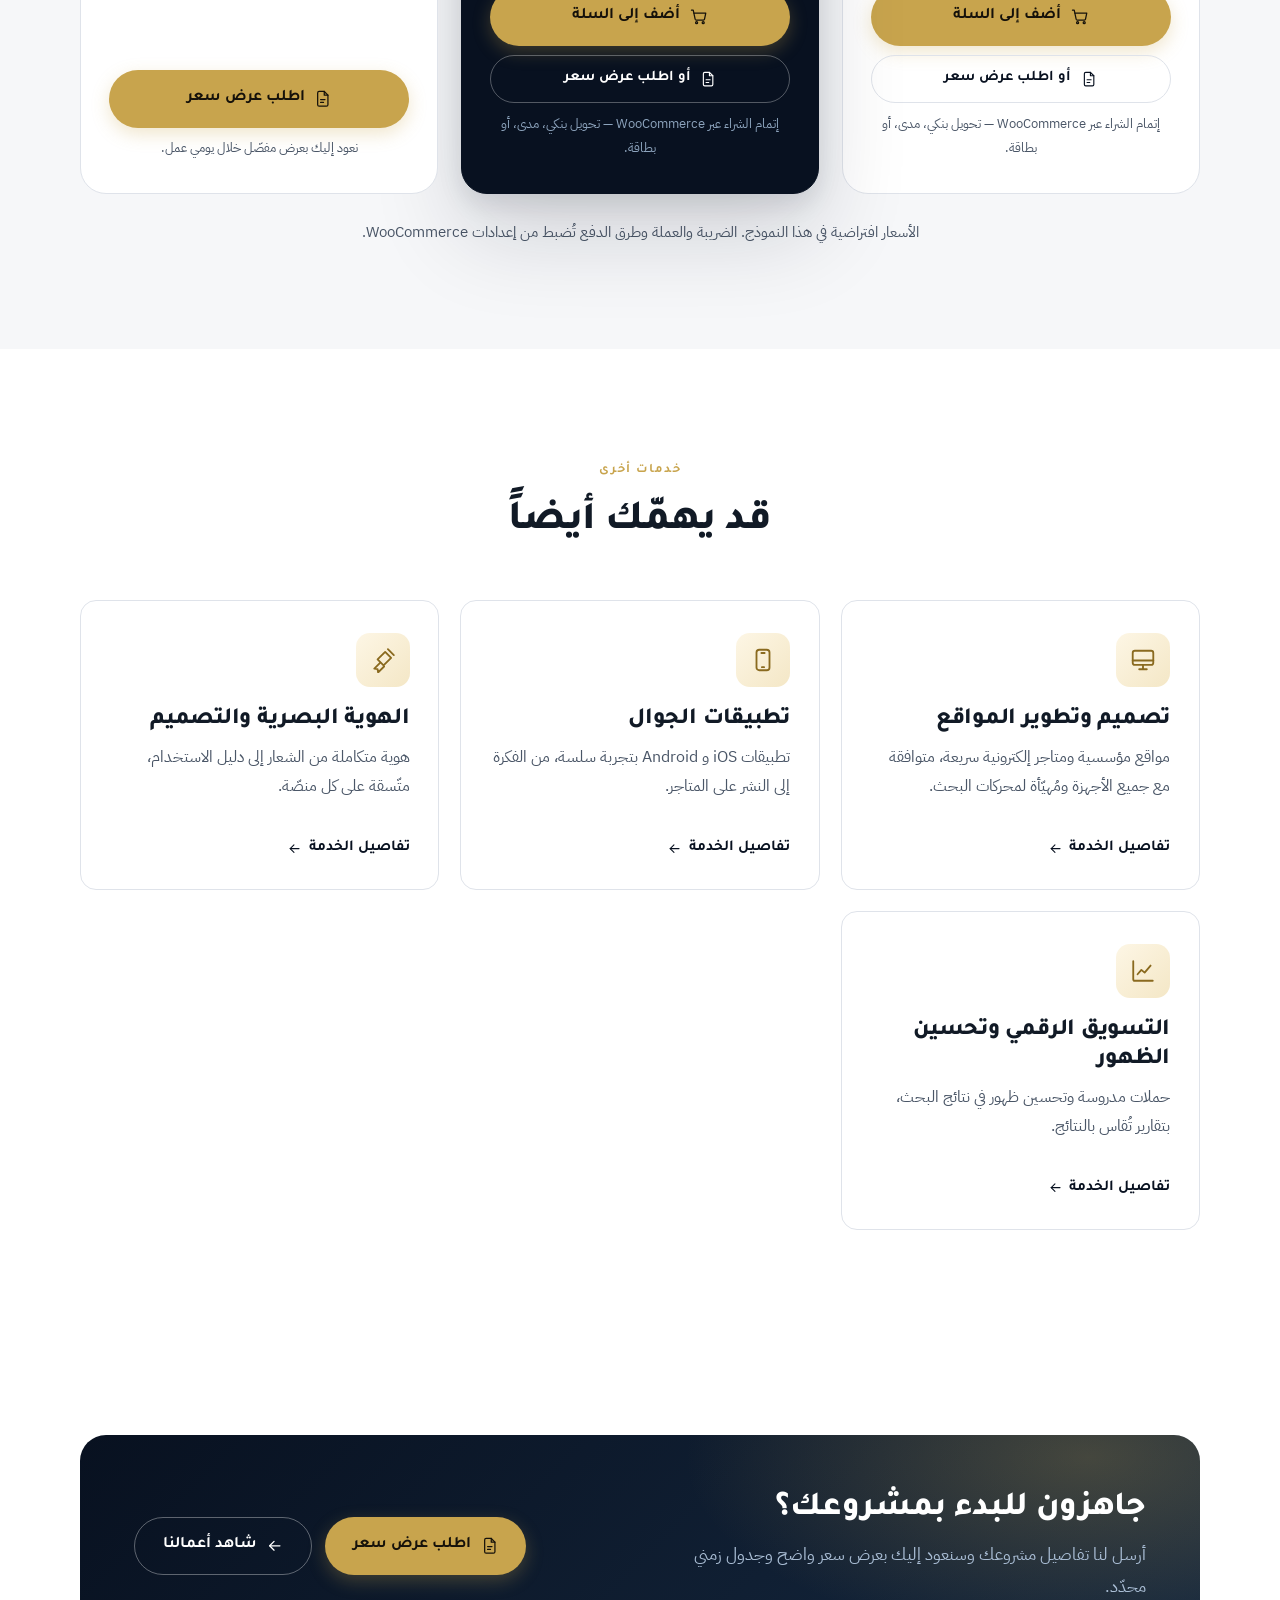
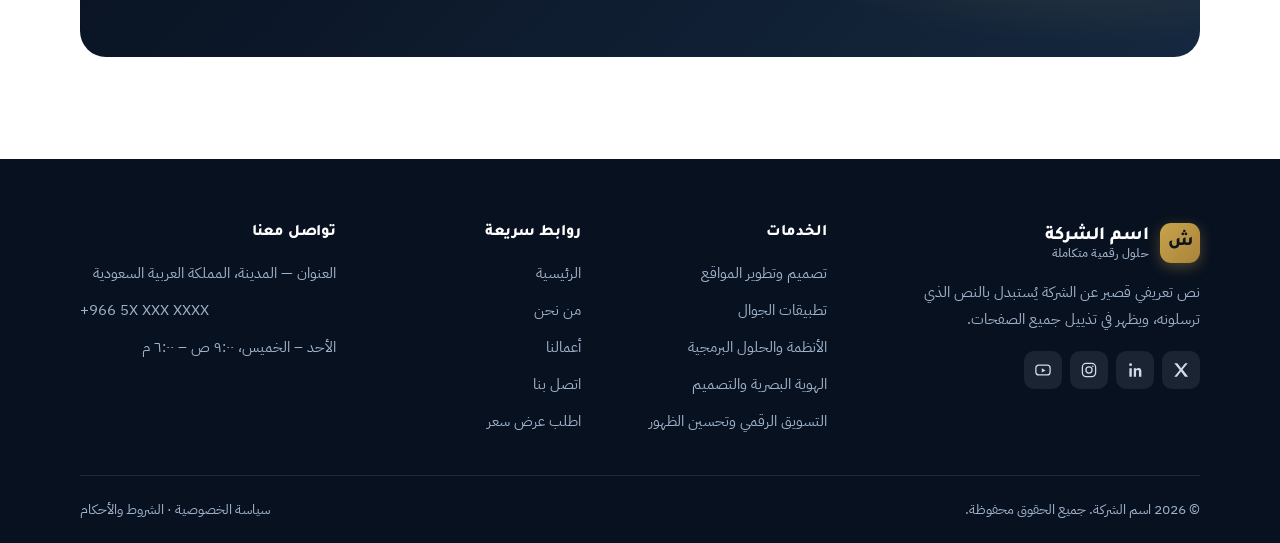
<file: service-systems.html>
<!DOCTYPE html>
<html lang="ar" dir="rtl">
<head>
<meta charset="utf-8">
<meta name="viewport" content="width=device-width, initial-scale=1">
<title>الأنظمة والحلول البرمجية | اسم الشركة</title>
<meta name="description" content="أنظمة إدارة ولوحات تحكم مبنية على إجراءات عملك الفعلية لا على قالب جاهز. (نموذج تصميم)">
<meta name="robots" content="noindex, nofollow">
<meta property="og:title" content="الأنظمة والحلول البرمجية | اسم الشركة">
<meta property="og:description" content="أنظمة إدارة ولوحات تحكم مبنية على إجراءات عملك الفعلية لا على قالب جاهز. (نموذج تصميم)">
<meta property="og:type" content="website">
<meta property="og:locale" content="ar_SA">
<link rel="preload" href="assets/fonts/Tajawal-800-arabic.woff2" as="font" type="font/woff2" crossorigin>
<link rel="preload" href="assets/fonts/IBMPlexSansArabic-400-arabic.woff2" as="font" type="font/woff2" crossorigin>
<link rel="stylesheet" href="assets/css/fonts.css">
<link rel="stylesheet" href="assets/css/style.css">
<link rel="icon" href="data:image/svg+xml,%3Csvg xmlns='http://www.w3.org/2000/svg' viewBox='0 0 32 32'%3E%3Crect width='32' height='32' rx='8' fill='%23c8a44d'/%3E%3Ctext x='16' y='23' font-size='19' font-family='sans-serif' font-weight='bold' text-anchor='middle' fill='%2310131a'%3E%D8%B4%3C/text%3E%3C/svg%3E">
</head>
<body data-page="services">
<div class="demo-bar">
  <strong>نموذج تصميم</strong> — جميع النصوص والصور والأسعار هنا <strong>افتراضية</strong> لعرض الشكل والبنية فقط، وتُستبدل بمحتواكم ومحتوى شركتكم.
</div>
<script>/* set before first paint so the fixed header never jumps */
(function(){var b=document.currentScript.previousElementSibling;
document.documentElement.style.setProperty('--dbh',b.offsetHeight+'px');})();</script>
<header class="site-head site-head--solid is-stuck">
  <div class="wrap site-head__in">
    <a class="brand" href="index.html" aria-label="اسم الشركة — الصفحة الرئيسية">
      <span class="brand__mark" aria-hidden="true">ش</span>
      <span class="brand__txt">
        <span class="brand__name">اسم الشركة</span>
        <span class="brand__sub">حلول رقمية متكاملة</span>
      </span>
    </a>

    <nav class="nav" aria-label="القائمة الرئيسية">
      <ul class="nav__list">
        <li><a class="nav__link" href="index.html">الرئيسية</a></li>
        <li><a class="nav__link" href="about.html">من نحن</a></li>
        <li class="nav__has ">
          <a class="nav__link" href="services.html" aria-current="page">خدماتنا</a>
          <ul class="nav__sub">
            <li><a href="service-web.html">تصميم وتطوير المواقع</a></li>
            <li><a href="service-mobile.html">تطبيقات الجوال</a></li>
            <li><a href="service-systems.html">الأنظمة والحلول البرمجية</a></li>
            <li><a href="service-branding.html">الهوية البصرية والتصميم</a></li>
            <li><a href="service-marketing.html">التسويق الرقمي وتحسين الظهور</a></li>
          </ul>
        </li>
        <li><a class="nav__link" href="portfolio.html">أعمالنا</a></li>
        <li><a class="nav__link" href="contact.html">اتصل بنا</a></li>
      </ul>
    </nav>

    <div class="head-cta">
      <a class="btn btn--sm" href="contact.html#quote"><svg viewBox="0 0 24 24" fill="none" stroke="currentColor" stroke-width="1.7" stroke-linecap="round" stroke-linejoin="round" aria-hidden="true" ><path d="M14 2H7a2 2 0 0 0-2 2v16a2 2 0 0 0 2 2h10a2 2 0 0 0 2-2V7z"/><path d="M14 2v5h5"/><path d="M9 13h6M9 17h4"/></svg> اطلب عرض سعر</a>
      <button class="burger" type="button" aria-label="القائمة" aria-expanded="false"><span></span></button>
    </div>
  </div>
</header>
<div class="nav-scrim" aria-hidden="true"></div>
<section class="pagehead">
  <div class="wrap">
    <nav class="crumbs" aria-label="مسار التنقل">
      <ol>
        <li><a href="index.html">الرئيسية</a></li>
        <li><a href="services.html">خدماتنا</a></li>
        <li>الأنظمة والحلول البرمجية</li>
      </ol>
    </nav>
    <h1>الأنظمة والحلول البرمجية</h1>
    <p class="lede">أنظمة إدارة ولوحات تحكم مبنية على إجراءات عملك الفعلية لا على قالب جاهز.</p>
  </div>
</section>

<section class="section">
  <div class="wrap">
    <div class="split split--narrow">
      <div data-rv>
        <span class="eyebrow">عن الخدمة</span>
        <h2>ما تحصل عليه</h2>
        <p class="lede">نبني أنظمة تُدير عملياتك اليومية: المخزون، الطلبات، الموارد البشرية، أو أي إجراء خاص بمؤسستك — بتقارير دقيقة وصلاحيات واضحة لكل مستخدم.</p>
        <p>فقرة تفصيلية إضافية افتراضية. هذه المساحة مخصّصة للوصف الكامل للخدمة الذي سترسلونه: ما تشمله، ولمن تُناسب، وما الذي يميّز طريقة تنفيذكم لها. طول النص هنا مقصود ليُظهر كيف تبدو الصفحة مع محتوى حقيقي بدلاً من سطرين فقط.</p>
        <div class="hero__btns" style="margin-top:1.6rem">
          <a class="btn" href="#plans"><svg viewBox="0 0 24 24" fill="none" stroke="currentColor" stroke-width="1.7" stroke-linecap="round" stroke-linejoin="round" aria-hidden="true" ><path d="M4 8h16l-1.2 11a2 2 0 0 1-2 1.8H7.2a2 2 0 0 1-2-1.8z"/><path d="M8.6 8V6.4a3.4 3.4 0 0 1 6.8 0V8"/></svg> شاهد الباقات</a>
          <a class="btn btn--outline" href="contact.html#quote" data-quote="systems"><svg viewBox="0 0 24 24" fill="none" stroke="currentColor" stroke-width="1.7" stroke-linecap="round" stroke-linejoin="round" aria-hidden="true" ><path d="M14 2H7a2 2 0 0 0-2 2v16a2 2 0 0 0 2 2h10a2 2 0 0 0 2-2V7z"/><path d="M14 2v5h5"/><path d="M9 13h6M9 17h4"/></svg> اطلب عرض سعر</a>
        </div>
      </div>
      <div class="media" data-rv data-rv-d="2">
        <img src="assets/img/portfolio/work-7-systems.svg" alt="صورة افتراضية تمثّل الأنظمة والحلول البرمجية" width="720" height="500">
      </div>
    </div>
  </div>
</section>

<section class="section section--tint">
  <div class="wrap">
    <div class="head head--center" data-rv>
      <span class="eyebrow">المميزات</span>
      <h2>مكوّنات الخدمة</h2>
      <p class="lede">كل عنصر هنا أيقونة ووصف قصير — تُحرَّر من لوحة التحكم دون الحاجة لمبرمج.</p>
    </div>
    <div class="feat-grid">
      <div class="feat" data-rv data-rv-d="1">
        <span class="feat__ico"><svg viewBox="0 0 24 24" fill="none" stroke="currentColor" stroke-width="1.7" stroke-linecap="round" stroke-linejoin="round" aria-hidden="true" ><path d="m12 2.5 9 5-9 5-9-5z"/><path d="m3 12.5 9 5 9-5"/><path d="m3 17 9 5 9-5"/></svg></span>
        <div><h4>تحليل الإجراءات</h4><p>نُوثّق سير العمل الحالي قبل كتابة أي سطر برمجي.</p></div>
      </div>
      <div class="feat" data-rv data-rv-d="2">
        <span class="feat__ico"><svg viewBox="0 0 24 24" fill="none" stroke="currentColor" stroke-width="1.7" stroke-linecap="round" stroke-linejoin="round" aria-hidden="true" ><ellipse cx="12" cy="5.8" rx="7.8" ry="3.1"/><path d="M4.2 5.8v12.4c0 1.7 3.5 3.1 7.8 3.1s7.8-1.4 7.8-3.1V5.8"/><path d="M4.2 12c0 1.7 3.5 3.1 7.8 3.1s7.8-1.4 7.8-3.1"/></svg></span>
        <div><h4>بنية بيانات سليمة</h4><p>تصميم قاعدة بيانات يتحمّل النمو دون إعادة بناء.</p></div>
      </div>
      <div class="feat" data-rv data-rv-d="3">
        <span class="feat__ico"><svg viewBox="0 0 24 24" fill="none" stroke="currentColor" stroke-width="1.7" stroke-linecap="round" stroke-linejoin="round" aria-hidden="true" ><path d="M12 2.5l8 3v6c0 4.6-3.2 8.6-8 10-4.8-1.4-8-5.4-8-10v-6z"/><path d="m8.8 11.8 2.2 2.2 4.2-4.4"/></svg></span>
        <div><h4>صلاحيات وتسجيل</h4><p>كل مستخدم يرى ما يخصّه فقط، وكل إجراء مُسجَّل.</p></div>
      </div>
      <div class="feat" data-rv data-rv-d="4">
        <span class="feat__ico"><svg viewBox="0 0 24 24" fill="none" stroke="currentColor" stroke-width="1.7" stroke-linecap="round" stroke-linejoin="round" aria-hidden="true" ><path d="M3 3v16.5A1.5 1.5 0 0 0 4.5 21H21"/><path d="m7 15 3.5-4 3 2.5L19 7"/></svg></span>
        <div><h4>تقارير ولوحات</h4><p>مؤشرات قابلة للتصفية والتصدير إلى Excel و PDF.</p></div>
      </div>
      <div class="feat" data-rv data-rv-d="1">
        <span class="feat__ico"><svg viewBox="0 0 24 24" fill="none" stroke="currentColor" stroke-width="1.7" stroke-linecap="round" stroke-linejoin="round" aria-hidden="true" ><path d="m9 18-5-6 5-6"/><path d="m15 6 5 6-5 6"/></svg></span>
        <div><h4>ربط مع أنظمتك</h4><p>تكامل مع المحاسبة والفوترة وأي نظام يوفّر API.</p></div>
      </div>
      <div class="feat" data-rv data-rv-d="2">
        <span class="feat__ico"><svg viewBox="0 0 24 24" fill="none" stroke="currentColor" stroke-width="1.7" stroke-linecap="round" stroke-linejoin="round" aria-hidden="true" ><path d="M17.5 18.5H7a4.5 4.5 0 0 1-.6-8.96A6 6 0 0 1 18 10.6a4 4 0 0 1-.5 7.9z"/><path d="M12 15v-4M10 13l2-2 2 2"/></svg></span>
        <div><h4>استضافة ونسخ</h4><p>تشغيل على السحابة أو على سيرفرك الداخلي.</p></div>
      </div>
    </div>
  </div>
</section>

<section class="section">
  <div class="wrap">
    <div class="head head--center" data-rv>
      <span class="eyebrow">معرض أعمال الخدمة</span>
      <h2>نماذج من أعمالنا في الأنظمة والحلول البرمجية</h2>
      <p class="lede">شبكة معرض خاصة بهذه الخدمة فقط — تُغذّى من نفس مكتبة الأعمال وتُصفّى بحسب التصنيف.</p>
    </div>
    <div class="work-grid work-grid--tight">
      <a class="work" href="portfolio.html" data-cat="systems">
      <div class="work__img"><img src="assets/img/portfolio/work-7-systems.svg" alt="نظام إدارة موارد" loading="lazy" width="720" height="500"></div>
      <div class="work__ov">
        <span class="work__cat">نظام إداري</span>
        <span class="work__t">نظام إدارة موارد</span>
      </div>
    </a>
      <a class="work" href="portfolio.html" data-cat="systems">
      <div class="work__img"><img src="assets/img/portfolio/work-8-systems.svg" alt="لوحة تحكم وتقارير" loading="lazy" width="720" height="500"></div>
      <div class="work__ov">
        <span class="work__cat">لوحة تحكم</span>
        <span class="work__t">لوحة تحكم وتقارير</span>
      </div>
    </a>
      <a class="work" href="portfolio.html" data-cat="systems">
      <div class="work__img"><img src="assets/img/portfolio/work-9-systems.svg" alt="نظام نقاط بيع" loading="lazy" width="720" height="500"></div>
      <div class="work__ov">
        <span class="work__cat">نقاط بيع</span>
        <span class="work__t">نظام نقاط بيع</span>
      </div>
    </a>
      <a class="work" href="portfolio.html" data-cat="systems">
      <div class="work__img"><img src="assets/img/portfolio/work-7-systems.svg" alt="نظام إدارة موارد — نموذج ٢" loading="lazy" width="720" height="500"></div>
      <div class="work__ov">
        <span class="work__cat">نظام إداري</span>
        <span class="work__t">نظام إدارة موارد — نموذج ٢</span>
      </div>
    </a>
      <a class="work" href="portfolio.html" data-cat="systems">
      <div class="work__img"><img src="assets/img/portfolio/work-8-systems.svg" alt="لوحة تحكم وتقارير — نموذج ٢" loading="lazy" width="720" height="500"></div>
      <div class="work__ov">
        <span class="work__cat">لوحة تحكم</span>
        <span class="work__t">لوحة تحكم وتقارير — نموذج ٢</span>
      </div>
    </a>
      <a class="work" href="portfolio.html" data-cat="systems">
      <div class="work__img"><img src="assets/img/portfolio/work-9-systems.svg" alt="نظام نقاط بيع — نموذج ٢" loading="lazy" width="720" height="500"></div>
      <div class="work__ov">
        <span class="work__cat">نقاط بيع</span>
        <span class="work__t">نظام نقاط بيع — نموذج ٢</span>
      </div>
    </a>
    </div>
  </div>
</section>

<section class="section section--tint" id="plans">
  <div class="wrap">
    <div class="head head--center" data-rv>
      <span class="eyebrow">الباقات</span>
      <h2>ثلاث باقات لـالأنظمة والحلول البرمجية</h2>
      <p class="lede">اشترِ الباقة مباشرة عبر WooCommerce، أو اطلب عرض سعر مخصّص إن كان نطاق عملك مختلفاً.</p>
    </div>
    <div class="price-grid">
      <div class="plan" data-rv data-rv-d="1">
  
  <div class="plan__name"><h3>وحدة واحدة</h3></div>
  <p class="plan__sub">لإجراء عمل محدّد</p>
  <div class="plan__price"><span class="plan__amt num">14,000</span><span class="plan__cur">ر.س</span><span class="plan__per">/ لمرة واحدة</span></div>
  <ul class="plan__list">
    <li class=""><svg viewBox="0 0 24 24" fill="none" stroke="currentColor" stroke-width="1.7" stroke-linecap="round" stroke-linejoin="round" aria-hidden="true" ><path d="M20 6 9 17l-5-5"/></svg><span>وحدة وظيفية واحدة</span></li>
    <li class=""><svg viewBox="0 0 24 24" fill="none" stroke="currentColor" stroke-width="1.7" stroke-linecap="round" stroke-linejoin="round" aria-hidden="true" ><path d="M20 6 9 17l-5-5"/></svg><span>لوحة تحكم وصلاحيات</span></li>
    <li class=""><svg viewBox="0 0 24 24" fill="none" stroke="currentColor" stroke-width="1.7" stroke-linecap="round" stroke-linejoin="round" aria-hidden="true" ><path d="M20 6 9 17l-5-5"/></svg><span>تقارير أساسية</span></li>
    <li class=""><svg viewBox="0 0 24 24" fill="none" stroke="currentColor" stroke-width="1.7" stroke-linecap="round" stroke-linejoin="round" aria-hidden="true" ><path d="M20 6 9 17l-5-5"/></svg><span>تدريب الفريق</span></li>
    <li class="no"><svg viewBox="0 0 24 24" fill="none" stroke="currentColor" stroke-width="1.7" stroke-linecap="round" stroke-linejoin="round" aria-hidden="true" ><path d="M18 6 6 18M6 6l12 12"/></svg><span>ربط مع أنظمة خارجية</span></li>
    <li class="no"><svg viewBox="0 0 24 24" fill="none" stroke="currentColor" stroke-width="1.7" stroke-linecap="round" stroke-linejoin="round" aria-hidden="true" ><path d="M18 6 6 18M6 6l12 12"/></svg><span>تطبيق جوال مرافق</span></li>
  </ul>
  <div class="plan__cta">
    <button class="btn btn--block" type="button" data-addcart><svg viewBox="0 0 24 24" fill="none" stroke="currentColor" stroke-width="1.7" stroke-linecap="round" stroke-linejoin="round" aria-hidden="true" ><circle cx="9" cy="20" r="1.4"/><circle cx="18" cy="20" r="1.4"/><path d="M2 3h2.4l2.6 12.3a1.6 1.6 0 0 0 1.6 1.2h9.6a1.6 1.6 0 0 0 1.6-1.3L21.5 7H5"/></svg> أضف إلى السلة</button>
      <a class="btn btn--outline btn--block btn--sm" href="contact.html#quote" data-quote="systems"><svg viewBox="0 0 24 24" fill="none" stroke="currentColor" stroke-width="1.7" stroke-linecap="round" stroke-linejoin="round" aria-hidden="true" ><path d="M14 2H7a2 2 0 0 0-2 2v16a2 2 0 0 0 2 2h10a2 2 0 0 0 2-2V7z"/><path d="M14 2v5h5"/><path d="M9 13h6M9 17h4"/></svg> أو اطلب عرض سعر</a>
      <span class="plan__note">إتمام الشراء عبر WooCommerce — تحويل بنكي، مدى، أو بطاقة.</span>
  </div>
</div>
      <div class="plan plan--best" data-rv data-rv-d="2">
  <span class="plan__badge">الأكثر اختياراً</span>
  <div class="plan__name"><h3>نظام متعدد الوحدات</h3></div>
  <p class="plan__sub">الخيار الأنسب للنمو</p>
  <div class="plan__price"><span class="plan__amt num">34,000</span><span class="plan__cur">ر.س</span><span class="plan__per">/ لمرة واحدة</span></div>
  <ul class="plan__list">
    <li class=""><svg viewBox="0 0 24 24" fill="none" stroke="currentColor" stroke-width="1.7" stroke-linecap="round" stroke-linejoin="round" aria-hidden="true" ><path d="M20 6 9 17l-5-5"/></svg><span>حتى ٤ وحدات وظيفية</span></li>
    <li class=""><svg viewBox="0 0 24 24" fill="none" stroke="currentColor" stroke-width="1.7" stroke-linecap="round" stroke-linejoin="round" aria-hidden="true" ><path d="M20 6 9 17l-5-5"/></svg><span>تقارير ولوحات مؤشرات</span></li>
    <li class=""><svg viewBox="0 0 24 24" fill="none" stroke="currentColor" stroke-width="1.7" stroke-linecap="round" stroke-linejoin="round" aria-hidden="true" ><path d="M20 6 9 17l-5-5"/></svg><span>تصدير Excel و PDF</span></li>
    <li class=""><svg viewBox="0 0 24 24" fill="none" stroke="currentColor" stroke-width="1.7" stroke-linecap="round" stroke-linejoin="round" aria-hidden="true" ><path d="M20 6 9 17l-5-5"/></svg><span>ربط مع نظام خارجي واحد</span></li>
    <li class=""><svg viewBox="0 0 24 24" fill="none" stroke="currentColor" stroke-width="1.7" stroke-linecap="round" stroke-linejoin="round" aria-hidden="true" ><path d="M20 6 9 17l-5-5"/></svg><span>نسخ احتياطي دوري</span></li>
    <li class=""><svg viewBox="0 0 24 24" fill="none" stroke="currentColor" stroke-width="1.7" stroke-linecap="round" stroke-linejoin="round" aria-hidden="true" ><path d="M20 6 9 17l-5-5"/></svg><span>دعم فني ٦ أشهر</span></li>
  </ul>
  <div class="plan__cta">
    <button class="btn btn--block" type="button" data-addcart><svg viewBox="0 0 24 24" fill="none" stroke="currentColor" stroke-width="1.7" stroke-linecap="round" stroke-linejoin="round" aria-hidden="true" ><circle cx="9" cy="20" r="1.4"/><circle cx="18" cy="20" r="1.4"/><path d="M2 3h2.4l2.6 12.3a1.6 1.6 0 0 0 1.6 1.2h9.6a1.6 1.6 0 0 0 1.6-1.3L21.5 7H5"/></svg> أضف إلى السلة</button>
      <a class="btn btn--outline btn--block btn--sm" href="contact.html#quote" data-quote="systems"><svg viewBox="0 0 24 24" fill="none" stroke="currentColor" stroke-width="1.7" stroke-linecap="round" stroke-linejoin="round" aria-hidden="true" ><path d="M14 2H7a2 2 0 0 0-2 2v16a2 2 0 0 0 2 2h10a2 2 0 0 0 2-2V7z"/><path d="M14 2v5h5"/><path d="M9 13h6M9 17h4"/></svg> أو اطلب عرض سعر</a>
      <span class="plan__note">إتمام الشراء عبر WooCommerce — تحويل بنكي، مدى، أو بطاقة.</span>
  </div>
</div>
      <div class="plan" data-rv data-rv-d="1">
  
  <div class="plan__name"><h3>حل مؤسسي</h3></div>
  <p class="plan__sub">نطاق عمل يُحدَّد معك</p>
  <div class="plan__price"><span class="plan__amt plan__amt--ask">حسب الطلب</span><span class="plan__per">بحسب النطاق</span></div>
  <ul class="plan__list">
    <li class=""><svg viewBox="0 0 24 24" fill="none" stroke="currentColor" stroke-width="1.7" stroke-linecap="round" stroke-linejoin="round" aria-hidden="true" ><path d="M20 6 9 17l-5-5"/></svg><span>وحدات غير محدودة</span></li>
    <li class=""><svg viewBox="0 0 24 24" fill="none" stroke="currentColor" stroke-width="1.7" stroke-linecap="round" stroke-linejoin="round" aria-hidden="true" ><path d="M20 6 9 17l-5-5"/></svg><span>تطبيق جوال مرافق</span></li>
    <li class=""><svg viewBox="0 0 24 24" fill="none" stroke="currentColor" stroke-width="1.7" stroke-linecap="round" stroke-linejoin="round" aria-hidden="true" ><path d="M20 6 9 17l-5-5"/></svg><span>تكامل مع عدة أنظمة</span></li>
    <li class=""><svg viewBox="0 0 24 24" fill="none" stroke="currentColor" stroke-width="1.7" stroke-linecap="round" stroke-linejoin="round" aria-hidden="true" ><path d="M20 6 9 17l-5-5"/></svg><span>بيئة اختبار منفصلة</span></li>
    <li class=""><svg viewBox="0 0 24 24" fill="none" stroke="currentColor" stroke-width="1.7" stroke-linecap="round" stroke-linejoin="round" aria-hidden="true" ><path d="M20 6 9 17l-5-5"/></svg><span>اتفاقية مستوى خدمة (SLA)</span></li>
    <li class=""><svg viewBox="0 0 24 24" fill="none" stroke="currentColor" stroke-width="1.7" stroke-linecap="round" stroke-linejoin="round" aria-hidden="true" ><path d="M20 6 9 17l-5-5"/></svg><span>مدير مشروع مخصص</span></li>
  </ul>
  <div class="plan__cta">
    <a class="btn btn--block" href="contact.html#quote" data-quote="systems"><svg viewBox="0 0 24 24" fill="none" stroke="currentColor" stroke-width="1.7" stroke-linecap="round" stroke-linejoin="round" aria-hidden="true" ><path d="M14 2H7a2 2 0 0 0-2 2v16a2 2 0 0 0 2 2h10a2 2 0 0 0 2-2V7z"/><path d="M14 2v5h5"/><path d="M9 13h6M9 17h4"/></svg> اطلب عرض سعر</a>
      <span class="plan__note">نعود إليك بعرض مفصّل خلال يومي عمل.</span>
  </div>
</div>
    </div>
    <p style="text-align:center;margin-top:1.6rem;color:var(--text-2);font-size:.92rem" data-rv>
      الأسعار افتراضية في هذا النموذج. الضريبة والعملة وطرق الدفع تُضبط من إعدادات WooCommerce.
    </p>
  </div>
</section>

<section class="section">
  <div class="wrap">
    <div class="head head--center" data-rv>
      <span class="eyebrow">خدمات أخرى</span>
      <h2>قد يهمّك أيضاً</h2>
    </div>
    <div class="svc-grid">
      <a class="svc" href="service-web.html" data-rv data-rv-d="1">
        <span class="svc__ico"><svg viewBox="0 0 24 24" fill="none" stroke="currentColor" stroke-width="1.7" stroke-linecap="round" stroke-linejoin="round" aria-hidden="true" ><rect x="2.5" y="3.5" width="19" height="13" rx="2"/><path d="M8.5 20.5h7M12 16.5v4"/><path d="M2.5 12.5h19"/></svg></span>
        <h3>تصميم وتطوير المواقع</h3>
        <p>مواقع مؤسسية ومتاجر إلكترونية سريعة، متوافقة مع جميع الأجهزة ومُهيّأة لمحركات البحث.</p>
        <span class="svc__more">تفاصيل الخدمة <svg viewBox="0 0 24 24" fill="none" stroke="currentColor" stroke-width="1.7" stroke-linecap="round" stroke-linejoin="round" aria-hidden="true" ><path d="M19 12H5"/><path d="m11 18-6-6 6-6"/></svg></span>
      </a>
      <a class="svc" href="service-mobile.html" data-rv data-rv-d="2">
        <span class="svc__ico"><svg viewBox="0 0 24 24" fill="none" stroke="currentColor" stroke-width="1.7" stroke-linecap="round" stroke-linejoin="round" aria-hidden="true" ><rect x="6" y="2.5" width="12" height="19" rx="2.6"/><path d="M10.5 5.5h3"/><path d="M11 18.6h2"/></svg></span>
        <h3>تطبيقات الجوال</h3>
        <p>تطبيقات iOS و Android بتجربة سلسة، من الفكرة إلى النشر على المتاجر.</p>
        <span class="svc__more">تفاصيل الخدمة <svg viewBox="0 0 24 24" fill="none" stroke="currentColor" stroke-width="1.7" stroke-linecap="round" stroke-linejoin="round" aria-hidden="true" ><path d="M19 12H5"/><path d="m11 18-6-6 6-6"/></svg></span>
      </a>
      <a class="svc" href="service-branding.html" data-rv data-rv-d="3">
        <span class="svc__ico"><svg viewBox="0 0 24 24" fill="none" stroke="currentColor" stroke-width="1.7" stroke-linecap="round" stroke-linejoin="round" aria-hidden="true" ><path d="M9.5 14.5 4 20l3 .5.5 3 5.5-5.5"/><path d="M14 4.5 19.5 10 12.5 17l-5.5-5.5z"/><path d="m16.5 2 5.5 5.5"/></svg></span>
        <h3>الهوية البصرية والتصميم</h3>
        <p>هوية متكاملة من الشعار إلى دليل الاستخدام، متّسقة على كل منصّة.</p>
        <span class="svc__more">تفاصيل الخدمة <svg viewBox="0 0 24 24" fill="none" stroke="currentColor" stroke-width="1.7" stroke-linecap="round" stroke-linejoin="round" aria-hidden="true" ><path d="M19 12H5"/><path d="m11 18-6-6 6-6"/></svg></span>
      </a>
      <a class="svc" href="service-marketing.html" data-rv data-rv-d="4">
        <span class="svc__ico"><svg viewBox="0 0 24 24" fill="none" stroke="currentColor" stroke-width="1.7" stroke-linecap="round" stroke-linejoin="round" aria-hidden="true" ><path d="M3 3v16.5A1.5 1.5 0 0 0 4.5 21H21"/><path d="m7 15 3.5-4 3 2.5L19 7"/></svg></span>
        <h3>التسويق الرقمي وتحسين الظهور</h3>
        <p>حملات مدروسة وتحسين ظهور في نتائج البحث، بتقارير تُقاس بالنتائج.</p>
        <span class="svc__more">تفاصيل الخدمة <svg viewBox="0 0 24 24" fill="none" stroke="currentColor" stroke-width="1.7" stroke-linecap="round" stroke-linejoin="round" aria-hidden="true" ><path d="M19 12H5"/><path d="m11 18-6-6 6-6"/></svg></span>
      </a>
    </div>
  </div>
</section>

<section class="section">
  <div class="wrap">
    <div class="cta-band" data-rv>
      <div>
        <h2>جاهزون للبدء بمشروعك؟</h2>
        <p>أرسل لنا تفاصيل مشروعك وسنعود إليك بعرض سعر واضح وجدول زمني محدّد.</p>
      </div>
      <div class="hero__btns">
        <a class="btn" href="contact.html#quote"><svg viewBox="0 0 24 24" fill="none" stroke="currentColor" stroke-width="1.7" stroke-linecap="round" stroke-linejoin="round" aria-hidden="true" ><path d="M14 2H7a2 2 0 0 0-2 2v16a2 2 0 0 0 2 2h10a2 2 0 0 0 2-2V7z"/><path d="M14 2v5h5"/><path d="M9 13h6M9 17h4"/></svg> اطلب عرض سعر</a>
        <a class="btn btn--ghost" href="portfolio.html"><svg viewBox="0 0 24 24" fill="none" stroke="currentColor" stroke-width="1.7" stroke-linecap="round" stroke-linejoin="round" aria-hidden="true" class="arw"><path d="M19 12H5"/><path d="m11 18-6-6 6-6"/></svg> شاهد أعمالنا</a>
      </div>
    </div>
  </div>
</section>

<footer class="site-foot">
  <div class="wrap">
    <div class="foot-grid">
      <div>
        <a class="brand" href="index.html">
          <span class="brand__mark" aria-hidden="true">ش</span>
          <span class="brand__txt">
            <span class="brand__name">اسم الشركة</span>
            <span class="brand__sub">حلول رقمية متكاملة</span>
          </span>
        </a>
        <p class="foot-about">نص تعريفي قصير عن الشركة يُستبدل بالنص الذي ترسلونه، ويظهر في تذييل جميع الصفحات.</p>
        <div class="social">
          <a href="#" aria-label="X"><svg viewBox="0 0 24 24" fill="none" stroke="currentColor" stroke-width="1.7" stroke-linecap="round" stroke-linejoin="round" aria-hidden="true" ><path d="M3 3h4.2l5 6.6L17.6 3H21l-6.9 8.4L21.5 21h-4.2l-5.3-7-5.5 7H3l7.4-9z" fill="currentColor" stroke="none"/></svg></a>
          <a href="#" aria-label="LinkedIn"><svg viewBox="0 0 24 24" fill="none" stroke="currentColor" stroke-width="1.7" stroke-linecap="round" stroke-linejoin="round" aria-hidden="true" ><path d="M4.5 9.5h3.2V21H4.5zM6.1 3a1.9 1.9 0 1 1 0 3.8 1.9 1.9 0 0 1 0-3.8z" fill="currentColor" stroke="none"/><path d="M10.4 9.5h3.1v1.6a3.6 3.6 0 0 1 3.2-1.8c2.4 0 3.8 1.6 3.8 4.4V21h-3.2v-6.6c0-1.5-.6-2.4-1.9-2.4s-2 .9-2 2.4V21h-3z" fill="currentColor" stroke="none"/></svg></a>
          <a href="#" aria-label="Instagram"><svg viewBox="0 0 24 24" fill="none" stroke="currentColor" stroke-width="1.7" stroke-linecap="round" stroke-linejoin="round" aria-hidden="true" ><rect x="3.2" y="3.2" width="17.6" height="17.6" rx="5"/><circle cx="12" cy="12" r="4.1"/><circle cx="17" cy="7" r="1.1" fill="currentColor" stroke="none"/></svg></a>
          <a href="#" aria-label="YouTube"><svg viewBox="0 0 24 24" fill="none" stroke="currentColor" stroke-width="1.7" stroke-linecap="round" stroke-linejoin="round" aria-hidden="true" ><rect x="2.5" y="5.5" width="19" height="13" rx="4"/><path d="m10.4 9.6 5 2.9-5 2.9z" fill="currentColor" stroke="none"/></svg></a>
        </div>
      </div>
      <div>
        <h4>الخدمات</h4>
        <ul><li><a href="service-web.html">تصميم وتطوير المواقع</a></li><li><a href="service-mobile.html">تطبيقات الجوال</a></li><li><a href="service-systems.html">الأنظمة والحلول البرمجية</a></li><li><a href="service-branding.html">الهوية البصرية والتصميم</a></li><li><a href="service-marketing.html">التسويق الرقمي وتحسين الظهور</a></li></ul>
      </div>
      <div>
        <h4>روابط سريعة</h4>
        <ul>
          <li><a href="index.html">الرئيسية</a></li>
          <li><a href="about.html">من نحن</a></li>
          <li><a href="portfolio.html">أعمالنا</a></li>
          <li><a href="contact.html">اتصل بنا</a></li>
          <li><a href="contact.html#quote">اطلب عرض سعر</a></li>
        </ul>
      </div>
      <div>
        <h4>تواصل معنا</h4>
        <ul>
          <li>العنوان — المدينة، المملكة العربية السعودية</li>
          <li dir="ltr" style="text-align:start">+966 5X XXX XXXX</li>
          <li>الأحد – الخميس، ٩:٠٠ ص – ٦:٠٠ م</li>
        </ul>
      </div>
    </div>
    <div class="foot-bot">
      <span>© <span data-year>٢٠٢٦</span> اسم الشركة. جميع الحقوق محفوظة.</span>
      <span>سياسة الخصوصية · الشروط والأحكام</span>
    </div>
  </div>
</footer>
<script src="assets/js/main.js"></script>
</body>
</html>
</file>
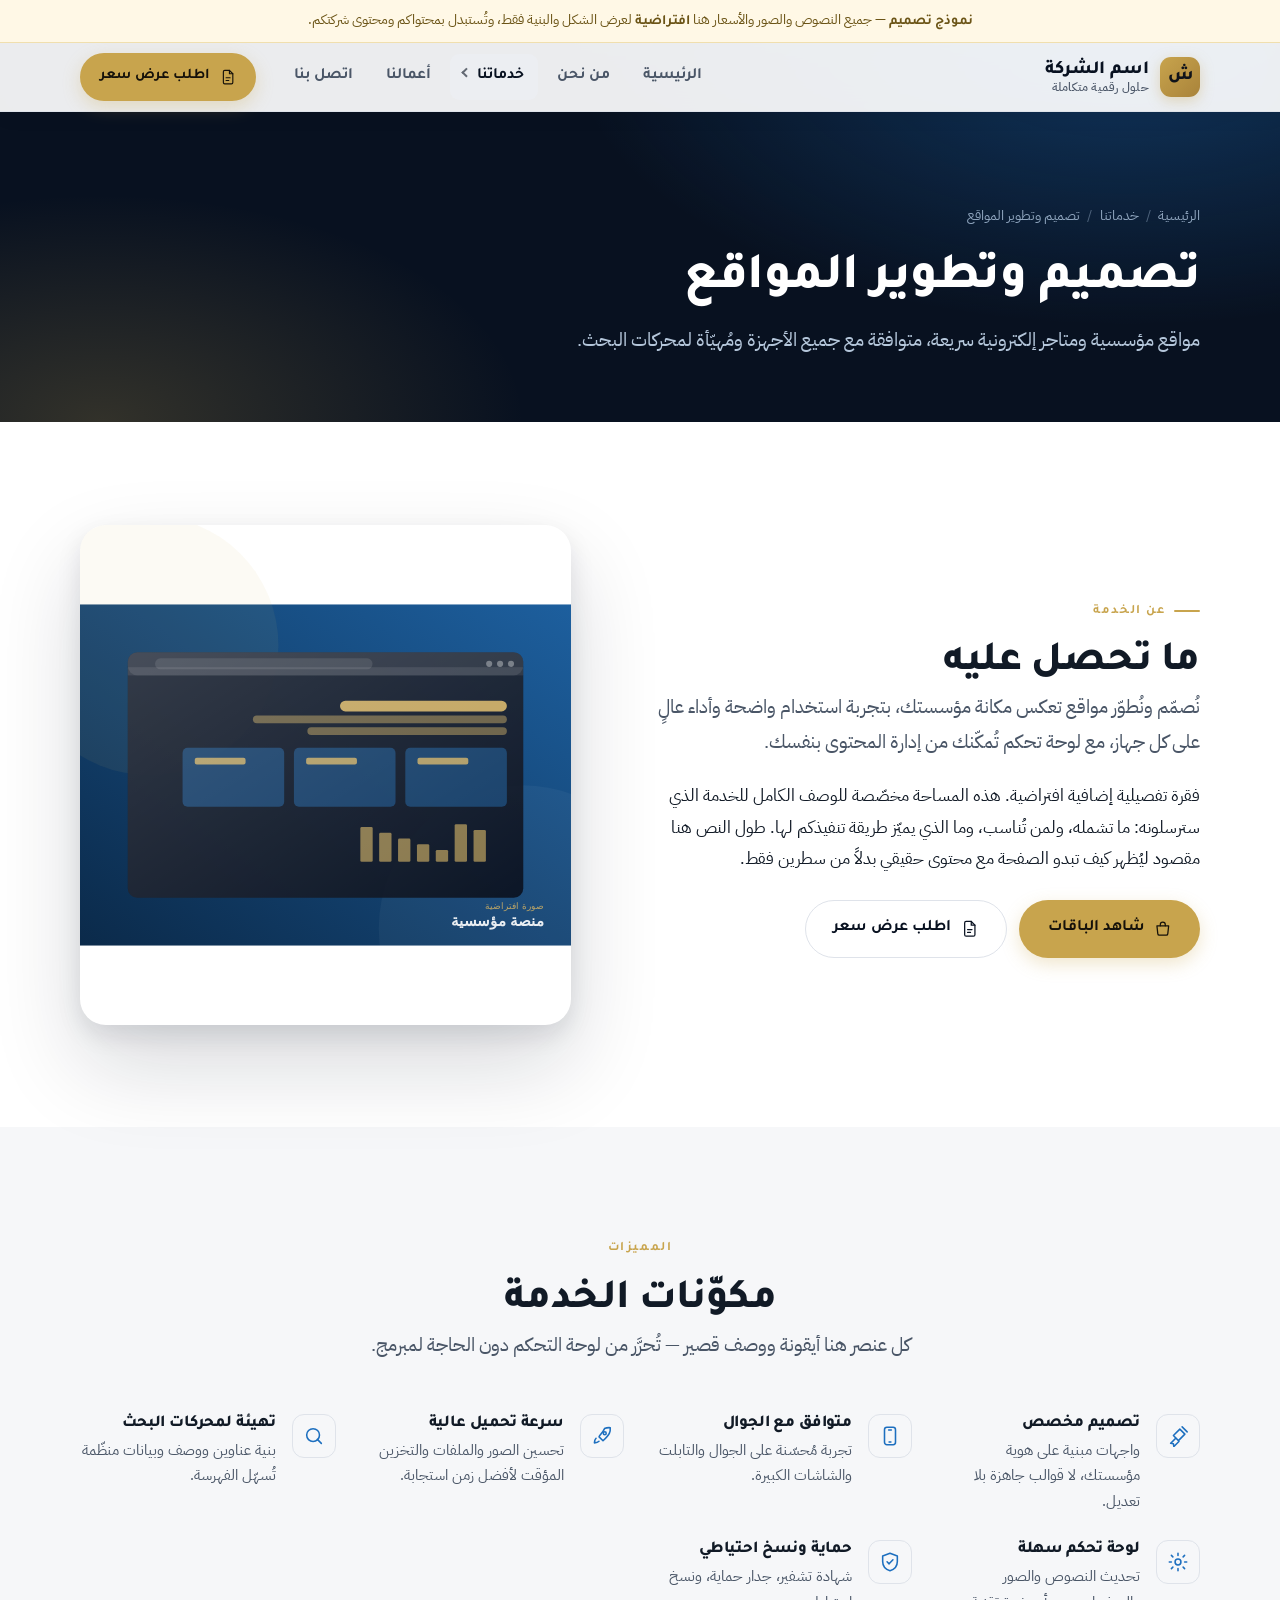
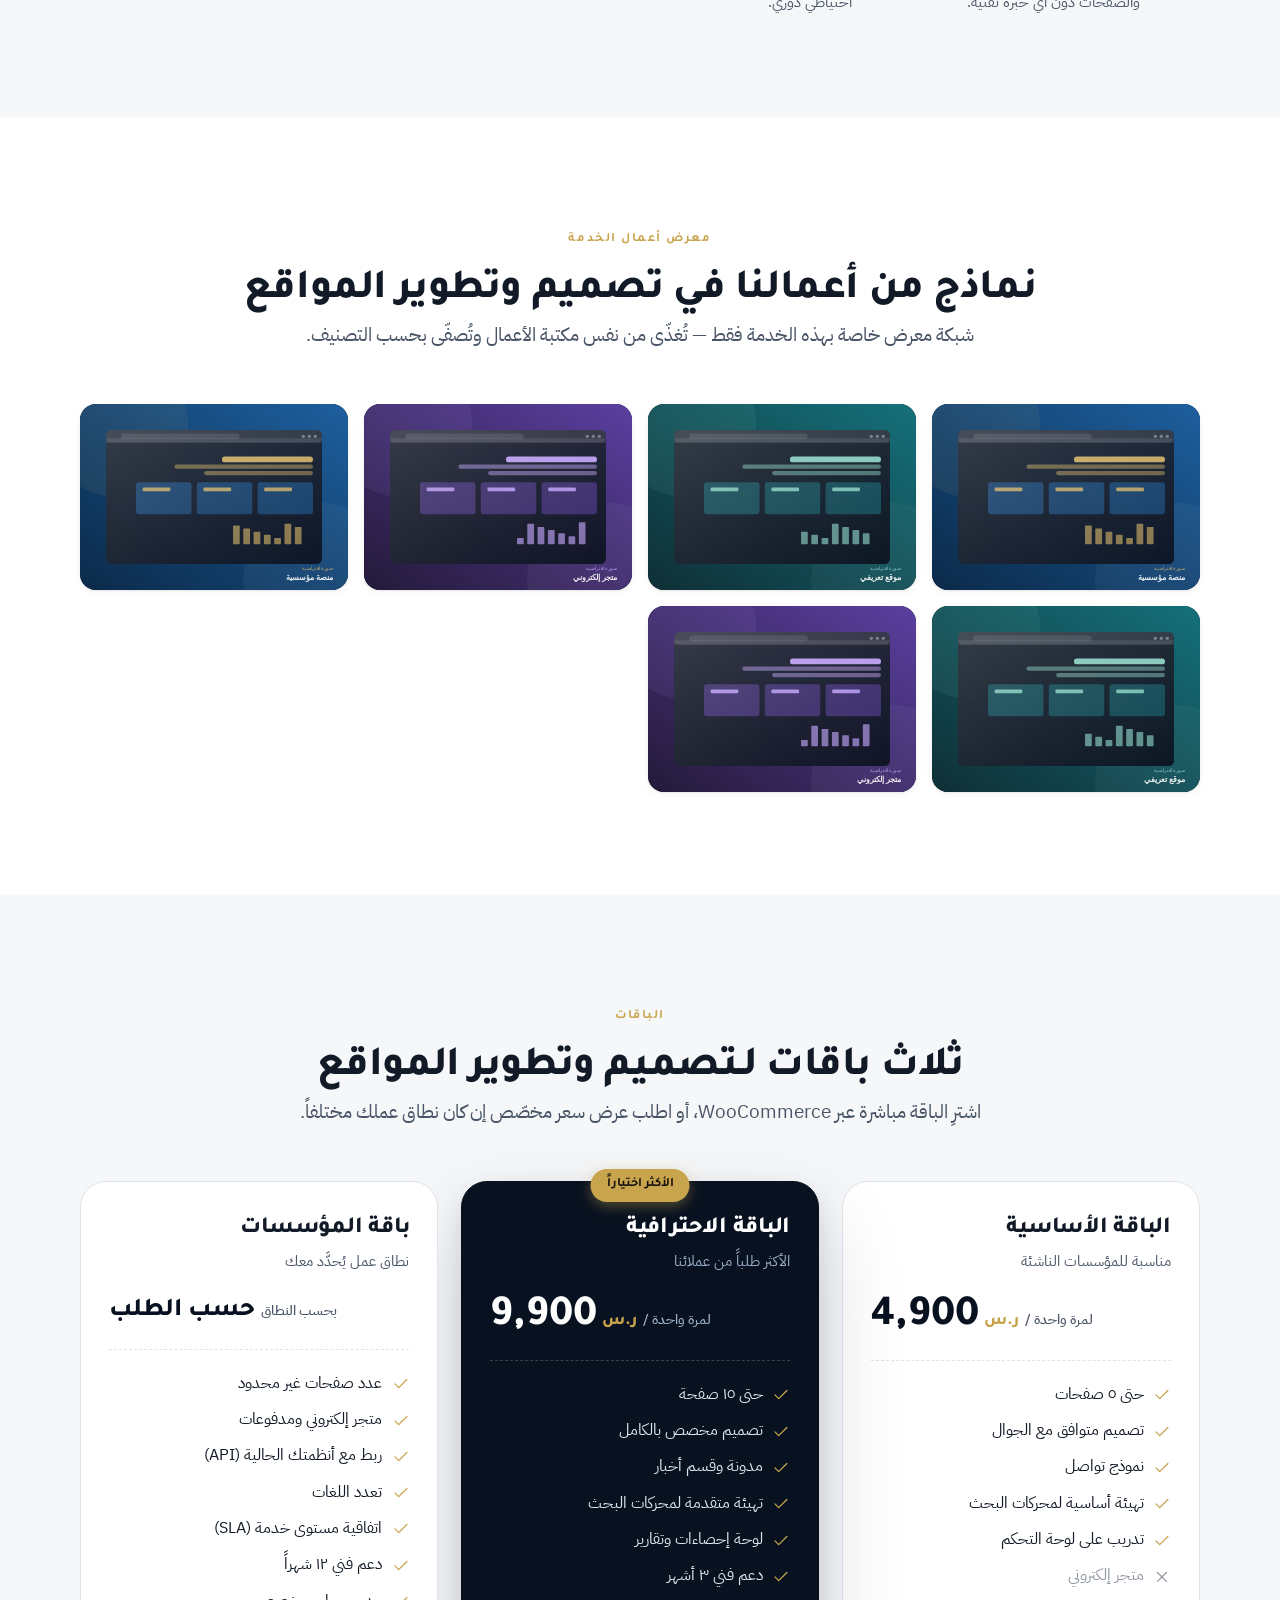
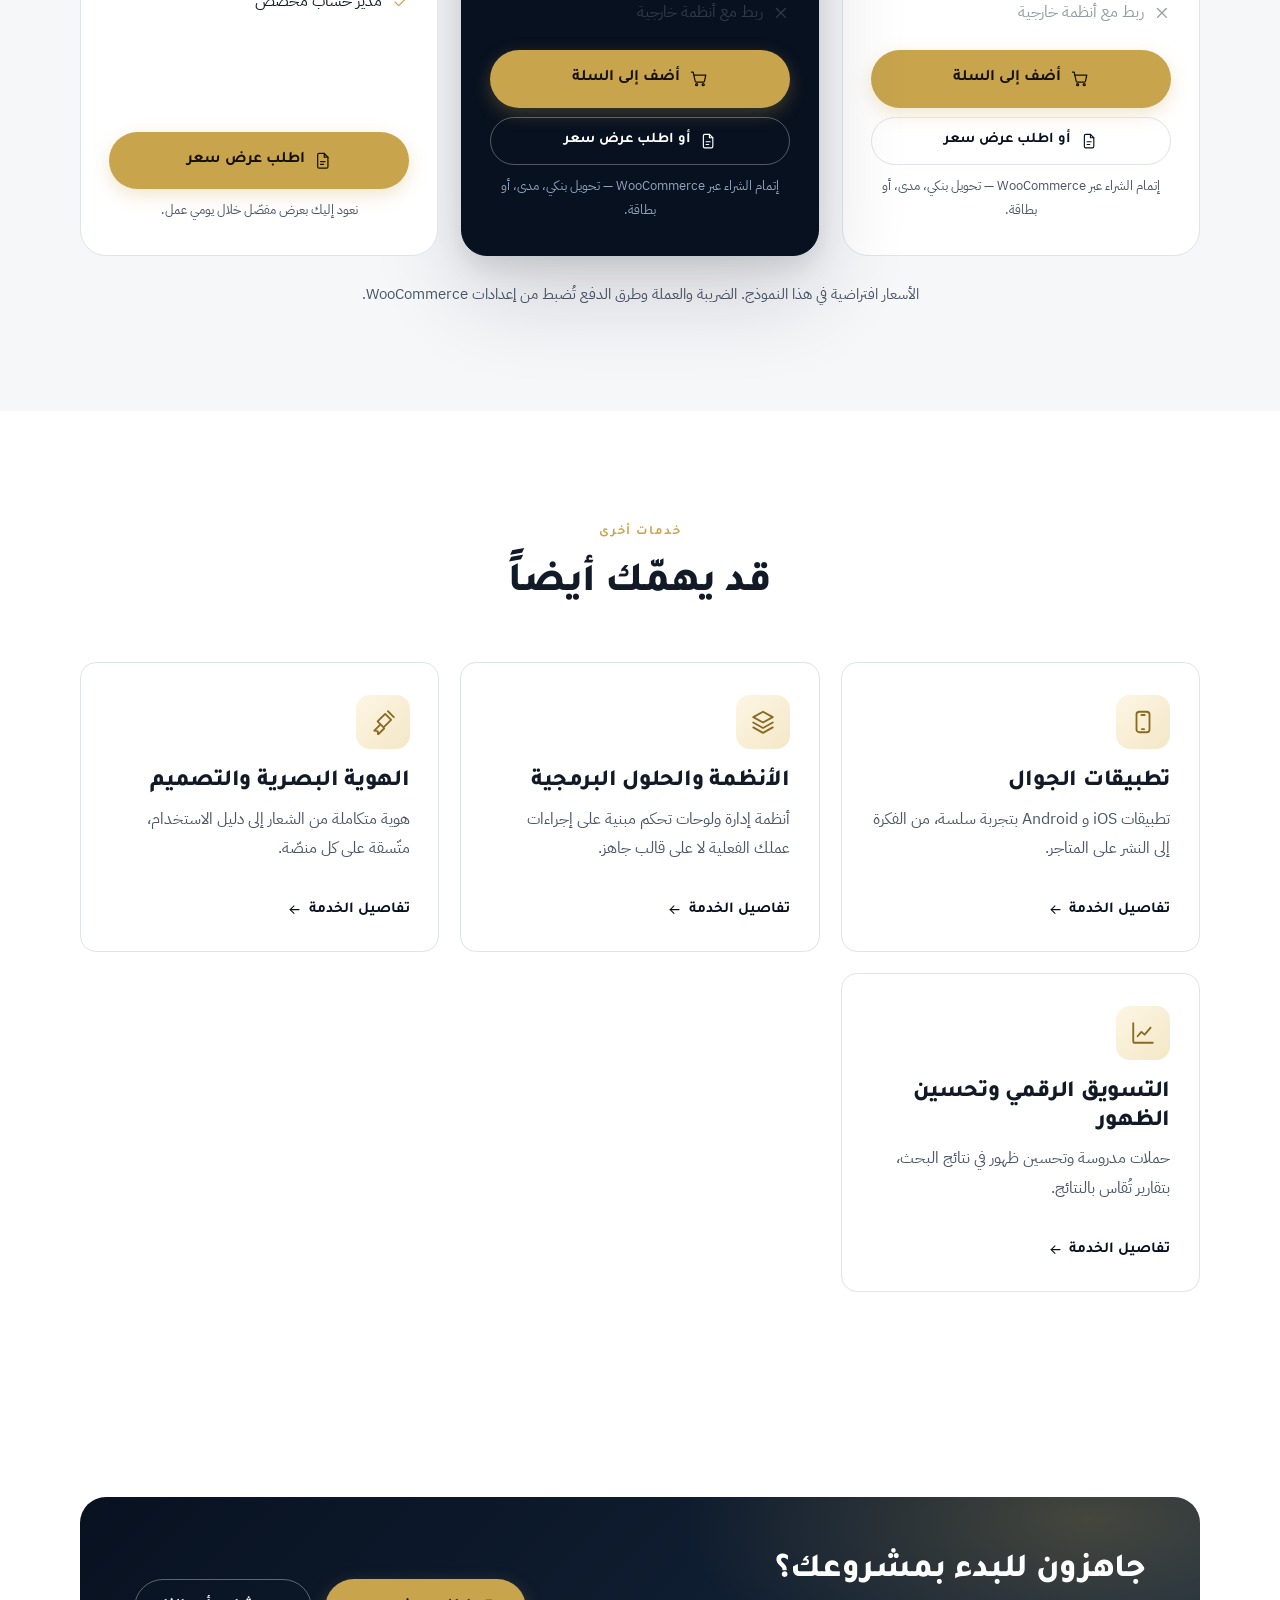
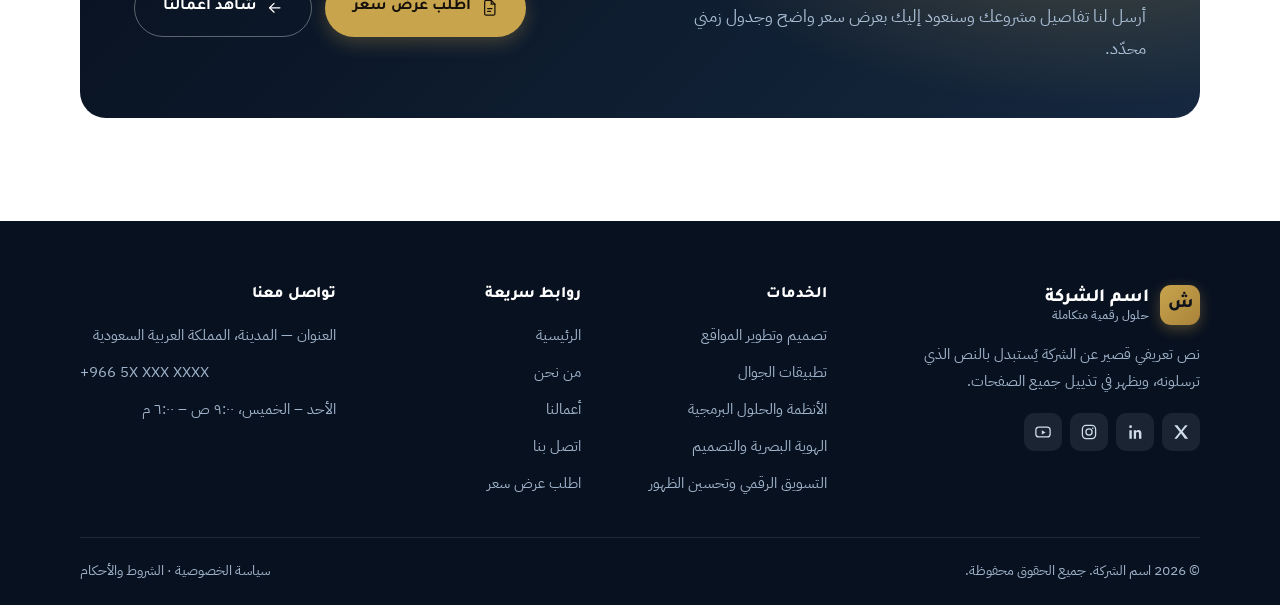
<file: service-web.html>
<!DOCTYPE html>
<html lang="ar" dir="rtl">
<head>
<meta charset="utf-8">
<meta name="viewport" content="width=device-width, initial-scale=1">
<title>تصميم وتطوير المواقع | اسم الشركة</title>
<meta name="description" content="مواقع مؤسسية ومتاجر إلكترونية سريعة، متوافقة مع جميع الأجهزة ومُهيّأة لمحركات البحث. (نموذج تصميم)">
<meta name="robots" content="noindex, nofollow">
<meta property="og:title" content="تصميم وتطوير المواقع | اسم الشركة">
<meta property="og:description" content="مواقع مؤسسية ومتاجر إلكترونية سريعة، متوافقة مع جميع الأجهزة ومُهيّأة لمحركات البحث. (نموذج تصميم)">
<meta property="og:type" content="website">
<meta property="og:locale" content="ar_SA">
<link rel="preload" href="assets/fonts/Tajawal-800-arabic.woff2" as="font" type="font/woff2" crossorigin>
<link rel="preload" href="assets/fonts/IBMPlexSansArabic-400-arabic.woff2" as="font" type="font/woff2" crossorigin>
<link rel="stylesheet" href="assets/css/fonts.css">
<link rel="stylesheet" href="assets/css/style.css">
<link rel="icon" href="data:image/svg+xml,%3Csvg xmlns='http://www.w3.org/2000/svg' viewBox='0 0 32 32'%3E%3Crect width='32' height='32' rx='8' fill='%23c8a44d'/%3E%3Ctext x='16' y='23' font-size='19' font-family='sans-serif' font-weight='bold' text-anchor='middle' fill='%2310131a'%3E%D8%B4%3C/text%3E%3C/svg%3E">
</head>
<body data-page="services">
<div class="demo-bar">
  <strong>نموذج تصميم</strong> — جميع النصوص والصور والأسعار هنا <strong>افتراضية</strong> لعرض الشكل والبنية فقط، وتُستبدل بمحتواكم ومحتوى شركتكم.
</div>
<script>/* set before first paint so the fixed header never jumps */
(function(){var b=document.currentScript.previousElementSibling;
document.documentElement.style.setProperty('--dbh',b.offsetHeight+'px');})();</script>
<header class="site-head site-head--solid is-stuck">
  <div class="wrap site-head__in">
    <a class="brand" href="index.html" aria-label="اسم الشركة — الصفحة الرئيسية">
      <span class="brand__mark" aria-hidden="true">ش</span>
      <span class="brand__txt">
        <span class="brand__name">اسم الشركة</span>
        <span class="brand__sub">حلول رقمية متكاملة</span>
      </span>
    </a>

    <nav class="nav" aria-label="القائمة الرئيسية">
      <ul class="nav__list">
        <li><a class="nav__link" href="index.html">الرئيسية</a></li>
        <li><a class="nav__link" href="about.html">من نحن</a></li>
        <li class="nav__has ">
          <a class="nav__link" href="services.html" aria-current="page">خدماتنا</a>
          <ul class="nav__sub">
            <li><a href="service-web.html">تصميم وتطوير المواقع</a></li>
            <li><a href="service-mobile.html">تطبيقات الجوال</a></li>
            <li><a href="service-systems.html">الأنظمة والحلول البرمجية</a></li>
            <li><a href="service-branding.html">الهوية البصرية والتصميم</a></li>
            <li><a href="service-marketing.html">التسويق الرقمي وتحسين الظهور</a></li>
          </ul>
        </li>
        <li><a class="nav__link" href="portfolio.html">أعمالنا</a></li>
        <li><a class="nav__link" href="contact.html">اتصل بنا</a></li>
      </ul>
    </nav>

    <div class="head-cta">
      <a class="btn btn--sm" href="contact.html#quote"><svg viewBox="0 0 24 24" fill="none" stroke="currentColor" stroke-width="1.7" stroke-linecap="round" stroke-linejoin="round" aria-hidden="true" ><path d="M14 2H7a2 2 0 0 0-2 2v16a2 2 0 0 0 2 2h10a2 2 0 0 0 2-2V7z"/><path d="M14 2v5h5"/><path d="M9 13h6M9 17h4"/></svg> اطلب عرض سعر</a>
      <button class="burger" type="button" aria-label="القائمة" aria-expanded="false"><span></span></button>
    </div>
  </div>
</header>
<div class="nav-scrim" aria-hidden="true"></div>
<section class="pagehead">
  <div class="wrap">
    <nav class="crumbs" aria-label="مسار التنقل">
      <ol>
        <li><a href="index.html">الرئيسية</a></li>
        <li><a href="services.html">خدماتنا</a></li>
        <li>تصميم وتطوير المواقع</li>
      </ol>
    </nav>
    <h1>تصميم وتطوير المواقع</h1>
    <p class="lede">مواقع مؤسسية ومتاجر إلكترونية سريعة، متوافقة مع جميع الأجهزة ومُهيّأة لمحركات البحث.</p>
  </div>
</section>

<section class="section">
  <div class="wrap">
    <div class="split split--narrow">
      <div data-rv>
        <span class="eyebrow">عن الخدمة</span>
        <h2>ما تحصل عليه</h2>
        <p class="lede">نُصمّم ونُطوّر مواقع تعكس مكانة مؤسستك، بتجربة استخدام واضحة وأداء عالٍ على كل جهاز، مع لوحة تحكم تُمكّنك من إدارة المحتوى بنفسك.</p>
        <p>فقرة تفصيلية إضافية افتراضية. هذه المساحة مخصّصة للوصف الكامل للخدمة الذي سترسلونه: ما تشمله، ولمن تُناسب، وما الذي يميّز طريقة تنفيذكم لها. طول النص هنا مقصود ليُظهر كيف تبدو الصفحة مع محتوى حقيقي بدلاً من سطرين فقط.</p>
        <div class="hero__btns" style="margin-top:1.6rem">
          <a class="btn" href="#plans"><svg viewBox="0 0 24 24" fill="none" stroke="currentColor" stroke-width="1.7" stroke-linecap="round" stroke-linejoin="round" aria-hidden="true" ><path d="M4 8h16l-1.2 11a2 2 0 0 1-2 1.8H7.2a2 2 0 0 1-2-1.8z"/><path d="M8.6 8V6.4a3.4 3.4 0 0 1 6.8 0V8"/></svg> شاهد الباقات</a>
          <a class="btn btn--outline" href="contact.html#quote" data-quote="web"><svg viewBox="0 0 24 24" fill="none" stroke="currentColor" stroke-width="1.7" stroke-linecap="round" stroke-linejoin="round" aria-hidden="true" ><path d="M14 2H7a2 2 0 0 0-2 2v16a2 2 0 0 0 2 2h10a2 2 0 0 0 2-2V7z"/><path d="M14 2v5h5"/><path d="M9 13h6M9 17h4"/></svg> اطلب عرض سعر</a>
        </div>
      </div>
      <div class="media" data-rv data-rv-d="2">
        <img src="assets/img/portfolio/work-1-web.svg" alt="صورة افتراضية تمثّل تصميم وتطوير المواقع" width="720" height="500">
      </div>
    </div>
  </div>
</section>

<section class="section section--tint">
  <div class="wrap">
    <div class="head head--center" data-rv>
      <span class="eyebrow">المميزات</span>
      <h2>مكوّنات الخدمة</h2>
      <p class="lede">كل عنصر هنا أيقونة ووصف قصير — تُحرَّر من لوحة التحكم دون الحاجة لمبرمج.</p>
    </div>
    <div class="feat-grid">
      <div class="feat" data-rv data-rv-d="1">
        <span class="feat__ico"><svg viewBox="0 0 24 24" fill="none" stroke="currentColor" stroke-width="1.7" stroke-linecap="round" stroke-linejoin="round" aria-hidden="true" ><path d="M9.5 14.5 4 20l3 .5.5 3 5.5-5.5"/><path d="M14 4.5 19.5 10 12.5 17l-5.5-5.5z"/><path d="m16.5 2 5.5 5.5"/></svg></span>
        <div><h4>تصميم مخصص</h4><p>واجهات مبنية على هوية مؤسستك، لا قوالب جاهزة بلا تعديل.</p></div>
      </div>
      <div class="feat" data-rv data-rv-d="2">
        <span class="feat__ico"><svg viewBox="0 0 24 24" fill="none" stroke="currentColor" stroke-width="1.7" stroke-linecap="round" stroke-linejoin="round" aria-hidden="true" ><rect x="6" y="2.5" width="12" height="19" rx="2.6"/><path d="M10.5 5.5h3"/><path d="M11 18.6h2"/></svg></span>
        <div><h4>متوافق مع الجوال</h4><p>تجربة مُحسّنة على الجوال والتابلت والشاشات الكبيرة.</p></div>
      </div>
      <div class="feat" data-rv data-rv-d="3">
        <span class="feat__ico"><svg viewBox="0 0 24 24" fill="none" stroke="currentColor" stroke-width="1.7" stroke-linecap="round" stroke-linejoin="round" aria-hidden="true" ><path d="M5.5 14.5c-1.5 1.5-1.8 5-1.8 5s3.5-.3 5-1.8"/><path d="M14.8 3.9C17.5 2.6 21 2.9 21 2.9s.3 3.5-1 6.2c-1.2 2.6-5.1 6.4-6.9 8.1l-4.3-4.3C9.5 11 13 8 14.8 3.9z"/><circle cx="15" cy="9" r="1.6"/></svg></span>
        <div><h4>سرعة تحميل عالية</h4><p>تحسين الصور والملفات والتخزين المؤقت لأفضل زمن استجابة.</p></div>
      </div>
      <div class="feat" data-rv data-rv-d="4">
        <span class="feat__ico"><svg viewBox="0 0 24 24" fill="none" stroke="currentColor" stroke-width="1.7" stroke-linecap="round" stroke-linejoin="round" aria-hidden="true" ><circle cx="11" cy="11" r="7"/><path d="m20 20-4.3-4.3"/></svg></span>
        <div><h4>تهيئة لمحركات البحث</h4><p>بنية عناوين ووصف وبيانات منظّمة تُسهّل الفهرسة.</p></div>
      </div>
      <div class="feat" data-rv data-rv-d="1">
        <span class="feat__ico"><svg viewBox="0 0 24 24" fill="none" stroke="currentColor" stroke-width="1.7" stroke-linecap="round" stroke-linejoin="round" aria-hidden="true" ><circle cx="12" cy="12" r="3.2"/><path d="M12 2.5v2.3M12 19.2v2.3M4.8 4.8l1.6 1.6M17.6 17.6l1.6 1.6M2.5 12h2.3M19.2 12h2.3M4.8 19.2l1.6-1.6M17.6 6.4l1.6-1.6"/></svg></span>
        <div><h4>لوحة تحكم سهلة</h4><p>تحديث النصوص والصور والصفحات دون أي خبرة تقنية.</p></div>
      </div>
      <div class="feat" data-rv data-rv-d="2">
        <span class="feat__ico"><svg viewBox="0 0 24 24" fill="none" stroke="currentColor" stroke-width="1.7" stroke-linecap="round" stroke-linejoin="round" aria-hidden="true" ><path d="M12 2.5l8 3v6c0 4.6-3.2 8.6-8 10-4.8-1.4-8-5.4-8-10v-6z"/><path d="m8.8 11.8 2.2 2.2 4.2-4.4"/></svg></span>
        <div><h4>حماية ونسخ احتياطي</h4><p>شهادة تشفير، جدار حماية، ونسخ احتياطي دوري.</p></div>
      </div>
    </div>
  </div>
</section>

<section class="section">
  <div class="wrap">
    <div class="head head--center" data-rv>
      <span class="eyebrow">معرض أعمال الخدمة</span>
      <h2>نماذج من أعمالنا في تصميم وتطوير المواقع</h2>
      <p class="lede">شبكة معرض خاصة بهذه الخدمة فقط — تُغذّى من نفس مكتبة الأعمال وتُصفّى بحسب التصنيف.</p>
    </div>
    <div class="work-grid work-grid--tight">
      <a class="work" href="portfolio.html" data-cat="web">
      <div class="work__img"><img src="assets/img/portfolio/work-1-web.svg" alt="منصة مؤسسية" loading="lazy" width="720" height="500"></div>
      <div class="work__ov">
        <span class="work__cat">موقع مؤسسي</span>
        <span class="work__t">منصة مؤسسية</span>
      </div>
    </a>
      <a class="work" href="portfolio.html" data-cat="web">
      <div class="work__img"><img src="assets/img/portfolio/work-2-web.svg" alt="موقع تعريفي" loading="lazy" width="720" height="500"></div>
      <div class="work__ov">
        <span class="work__cat">موقع تعريفي</span>
        <span class="work__t">موقع تعريفي</span>
      </div>
    </a>
      <a class="work" href="portfolio.html" data-cat="web">
      <div class="work__img"><img src="assets/img/portfolio/work-3-web.svg" alt="متجر إلكتروني" loading="lazy" width="720" height="500"></div>
      <div class="work__ov">
        <span class="work__cat">تجارة إلكترونية</span>
        <span class="work__t">متجر إلكتروني</span>
      </div>
    </a>
      <a class="work" href="portfolio.html" data-cat="web">
      <div class="work__img"><img src="assets/img/portfolio/work-1-web.svg" alt="منصة مؤسسية — نموذج ٢" loading="lazy" width="720" height="500"></div>
      <div class="work__ov">
        <span class="work__cat">موقع مؤسسي</span>
        <span class="work__t">منصة مؤسسية — نموذج ٢</span>
      </div>
    </a>
      <a class="work" href="portfolio.html" data-cat="web">
      <div class="work__img"><img src="assets/img/portfolio/work-2-web.svg" alt="موقع تعريفي — نموذج ٢" loading="lazy" width="720" height="500"></div>
      <div class="work__ov">
        <span class="work__cat">موقع تعريفي</span>
        <span class="work__t">موقع تعريفي — نموذج ٢</span>
      </div>
    </a>
      <a class="work" href="portfolio.html" data-cat="web">
      <div class="work__img"><img src="assets/img/portfolio/work-3-web.svg" alt="متجر إلكتروني — نموذج ٢" loading="lazy" width="720" height="500"></div>
      <div class="work__ov">
        <span class="work__cat">تجارة إلكترونية</span>
        <span class="work__t">متجر إلكتروني — نموذج ٢</span>
      </div>
    </a>
    </div>
  </div>
</section>

<section class="section section--tint" id="plans">
  <div class="wrap">
    <div class="head head--center" data-rv>
      <span class="eyebrow">الباقات</span>
      <h2>ثلاث باقات لـتصميم وتطوير المواقع</h2>
      <p class="lede">اشترِ الباقة مباشرة عبر WooCommerce، أو اطلب عرض سعر مخصّص إن كان نطاق عملك مختلفاً.</p>
    </div>
    <div class="price-grid">
      <div class="plan" data-rv data-rv-d="1">
  
  <div class="plan__name"><h3>الباقة الأساسية</h3></div>
  <p class="plan__sub">مناسبة للمؤسسات الناشئة</p>
  <div class="plan__price"><span class="plan__amt num">4,900</span><span class="plan__cur">ر.س</span><span class="plan__per">/ لمرة واحدة</span></div>
  <ul class="plan__list">
    <li class=""><svg viewBox="0 0 24 24" fill="none" stroke="currentColor" stroke-width="1.7" stroke-linecap="round" stroke-linejoin="round" aria-hidden="true" ><path d="M20 6 9 17l-5-5"/></svg><span>حتى ٥ صفحات</span></li>
    <li class=""><svg viewBox="0 0 24 24" fill="none" stroke="currentColor" stroke-width="1.7" stroke-linecap="round" stroke-linejoin="round" aria-hidden="true" ><path d="M20 6 9 17l-5-5"/></svg><span>تصميم متوافق مع الجوال</span></li>
    <li class=""><svg viewBox="0 0 24 24" fill="none" stroke="currentColor" stroke-width="1.7" stroke-linecap="round" stroke-linejoin="round" aria-hidden="true" ><path d="M20 6 9 17l-5-5"/></svg><span>نموذج تواصل</span></li>
    <li class=""><svg viewBox="0 0 24 24" fill="none" stroke="currentColor" stroke-width="1.7" stroke-linecap="round" stroke-linejoin="round" aria-hidden="true" ><path d="M20 6 9 17l-5-5"/></svg><span>تهيئة أساسية لمحركات البحث</span></li>
    <li class=""><svg viewBox="0 0 24 24" fill="none" stroke="currentColor" stroke-width="1.7" stroke-linecap="round" stroke-linejoin="round" aria-hidden="true" ><path d="M20 6 9 17l-5-5"/></svg><span>تدريب على لوحة التحكم</span></li>
    <li class="no"><svg viewBox="0 0 24 24" fill="none" stroke="currentColor" stroke-width="1.7" stroke-linecap="round" stroke-linejoin="round" aria-hidden="true" ><path d="M18 6 6 18M6 6l12 12"/></svg><span>متجر إلكتروني</span></li>
    <li class="no"><svg viewBox="0 0 24 24" fill="none" stroke="currentColor" stroke-width="1.7" stroke-linecap="round" stroke-linejoin="round" aria-hidden="true" ><path d="M18 6 6 18M6 6l12 12"/></svg><span>ربط مع أنظمة خارجية</span></li>
  </ul>
  <div class="plan__cta">
    <button class="btn btn--block" type="button" data-addcart><svg viewBox="0 0 24 24" fill="none" stroke="currentColor" stroke-width="1.7" stroke-linecap="round" stroke-linejoin="round" aria-hidden="true" ><circle cx="9" cy="20" r="1.4"/><circle cx="18" cy="20" r="1.4"/><path d="M2 3h2.4l2.6 12.3a1.6 1.6 0 0 0 1.6 1.2h9.6a1.6 1.6 0 0 0 1.6-1.3L21.5 7H5"/></svg> أضف إلى السلة</button>
      <a class="btn btn--outline btn--block btn--sm" href="contact.html#quote" data-quote="web"><svg viewBox="0 0 24 24" fill="none" stroke="currentColor" stroke-width="1.7" stroke-linecap="round" stroke-linejoin="round" aria-hidden="true" ><path d="M14 2H7a2 2 0 0 0-2 2v16a2 2 0 0 0 2 2h10a2 2 0 0 0 2-2V7z"/><path d="M14 2v5h5"/><path d="M9 13h6M9 17h4"/></svg> أو اطلب عرض سعر</a>
      <span class="plan__note">إتمام الشراء عبر WooCommerce — تحويل بنكي، مدى، أو بطاقة.</span>
  </div>
</div>
      <div class="plan plan--best" data-rv data-rv-d="2">
  <span class="plan__badge">الأكثر اختياراً</span>
  <div class="plan__name"><h3>الباقة الاحترافية</h3></div>
  <p class="plan__sub">الأكثر طلباً من عملائنا</p>
  <div class="plan__price"><span class="plan__amt num">9,900</span><span class="plan__cur">ر.س</span><span class="plan__per">/ لمرة واحدة</span></div>
  <ul class="plan__list">
    <li class=""><svg viewBox="0 0 24 24" fill="none" stroke="currentColor" stroke-width="1.7" stroke-linecap="round" stroke-linejoin="round" aria-hidden="true" ><path d="M20 6 9 17l-5-5"/></svg><span>حتى ١٥ صفحة</span></li>
    <li class=""><svg viewBox="0 0 24 24" fill="none" stroke="currentColor" stroke-width="1.7" stroke-linecap="round" stroke-linejoin="round" aria-hidden="true" ><path d="M20 6 9 17l-5-5"/></svg><span>تصميم مخصص بالكامل</span></li>
    <li class=""><svg viewBox="0 0 24 24" fill="none" stroke="currentColor" stroke-width="1.7" stroke-linecap="round" stroke-linejoin="round" aria-hidden="true" ><path d="M20 6 9 17l-5-5"/></svg><span>مدونة وقسم أخبار</span></li>
    <li class=""><svg viewBox="0 0 24 24" fill="none" stroke="currentColor" stroke-width="1.7" stroke-linecap="round" stroke-linejoin="round" aria-hidden="true" ><path d="M20 6 9 17l-5-5"/></svg><span>تهيئة متقدمة لمحركات البحث</span></li>
    <li class=""><svg viewBox="0 0 24 24" fill="none" stroke="currentColor" stroke-width="1.7" stroke-linecap="round" stroke-linejoin="round" aria-hidden="true" ><path d="M20 6 9 17l-5-5"/></svg><span>لوحة إحصاءات وتقارير</span></li>
    <li class=""><svg viewBox="0 0 24 24" fill="none" stroke="currentColor" stroke-width="1.7" stroke-linecap="round" stroke-linejoin="round" aria-hidden="true" ><path d="M20 6 9 17l-5-5"/></svg><span>دعم فني ٣ أشهر</span></li>
    <li class="no"><svg viewBox="0 0 24 24" fill="none" stroke="currentColor" stroke-width="1.7" stroke-linecap="round" stroke-linejoin="round" aria-hidden="true" ><path d="M18 6 6 18M6 6l12 12"/></svg><span>ربط مع أنظمة خارجية</span></li>
  </ul>
  <div class="plan__cta">
    <button class="btn btn--block" type="button" data-addcart><svg viewBox="0 0 24 24" fill="none" stroke="currentColor" stroke-width="1.7" stroke-linecap="round" stroke-linejoin="round" aria-hidden="true" ><circle cx="9" cy="20" r="1.4"/><circle cx="18" cy="20" r="1.4"/><path d="M2 3h2.4l2.6 12.3a1.6 1.6 0 0 0 1.6 1.2h9.6a1.6 1.6 0 0 0 1.6-1.3L21.5 7H5"/></svg> أضف إلى السلة</button>
      <a class="btn btn--outline btn--block btn--sm" href="contact.html#quote" data-quote="web"><svg viewBox="0 0 24 24" fill="none" stroke="currentColor" stroke-width="1.7" stroke-linecap="round" stroke-linejoin="round" aria-hidden="true" ><path d="M14 2H7a2 2 0 0 0-2 2v16a2 2 0 0 0 2 2h10a2 2 0 0 0 2-2V7z"/><path d="M14 2v5h5"/><path d="M9 13h6M9 17h4"/></svg> أو اطلب عرض سعر</a>
      <span class="plan__note">إتمام الشراء عبر WooCommerce — تحويل بنكي، مدى، أو بطاقة.</span>
  </div>
</div>
      <div class="plan" data-rv data-rv-d="1">
  
  <div class="plan__name"><h3>باقة المؤسسات</h3></div>
  <p class="plan__sub">نطاق عمل يُحدَّد معك</p>
  <div class="plan__price"><span class="plan__amt plan__amt--ask">حسب الطلب</span><span class="plan__per">بحسب النطاق</span></div>
  <ul class="plan__list">
    <li class=""><svg viewBox="0 0 24 24" fill="none" stroke="currentColor" stroke-width="1.7" stroke-linecap="round" stroke-linejoin="round" aria-hidden="true" ><path d="M20 6 9 17l-5-5"/></svg><span>عدد صفحات غير محدود</span></li>
    <li class=""><svg viewBox="0 0 24 24" fill="none" stroke="currentColor" stroke-width="1.7" stroke-linecap="round" stroke-linejoin="round" aria-hidden="true" ><path d="M20 6 9 17l-5-5"/></svg><span>متجر إلكتروني ومدفوعات</span></li>
    <li class=""><svg viewBox="0 0 24 24" fill="none" stroke="currentColor" stroke-width="1.7" stroke-linecap="round" stroke-linejoin="round" aria-hidden="true" ><path d="M20 6 9 17l-5-5"/></svg><span>ربط مع أنظمتك الحالية (API)</span></li>
    <li class=""><svg viewBox="0 0 24 24" fill="none" stroke="currentColor" stroke-width="1.7" stroke-linecap="round" stroke-linejoin="round" aria-hidden="true" ><path d="M20 6 9 17l-5-5"/></svg><span>تعدد اللغات</span></li>
    <li class=""><svg viewBox="0 0 24 24" fill="none" stroke="currentColor" stroke-width="1.7" stroke-linecap="round" stroke-linejoin="round" aria-hidden="true" ><path d="M20 6 9 17l-5-5"/></svg><span>اتفاقية مستوى خدمة (SLA)</span></li>
    <li class=""><svg viewBox="0 0 24 24" fill="none" stroke="currentColor" stroke-width="1.7" stroke-linecap="round" stroke-linejoin="round" aria-hidden="true" ><path d="M20 6 9 17l-5-5"/></svg><span>دعم فني ١٢ شهراً</span></li>
    <li class=""><svg viewBox="0 0 24 24" fill="none" stroke="currentColor" stroke-width="1.7" stroke-linecap="round" stroke-linejoin="round" aria-hidden="true" ><path d="M20 6 9 17l-5-5"/></svg><span>مدير حساب مخصص</span></li>
  </ul>
  <div class="plan__cta">
    <a class="btn btn--block" href="contact.html#quote" data-quote="web"><svg viewBox="0 0 24 24" fill="none" stroke="currentColor" stroke-width="1.7" stroke-linecap="round" stroke-linejoin="round" aria-hidden="true" ><path d="M14 2H7a2 2 0 0 0-2 2v16a2 2 0 0 0 2 2h10a2 2 0 0 0 2-2V7z"/><path d="M14 2v5h5"/><path d="M9 13h6M9 17h4"/></svg> اطلب عرض سعر</a>
      <span class="plan__note">نعود إليك بعرض مفصّل خلال يومي عمل.</span>
  </div>
</div>
    </div>
    <p style="text-align:center;margin-top:1.6rem;color:var(--text-2);font-size:.92rem" data-rv>
      الأسعار افتراضية في هذا النموذج. الضريبة والعملة وطرق الدفع تُضبط من إعدادات WooCommerce.
    </p>
  </div>
</section>

<section class="section">
  <div class="wrap">
    <div class="head head--center" data-rv>
      <span class="eyebrow">خدمات أخرى</span>
      <h2>قد يهمّك أيضاً</h2>
    </div>
    <div class="svc-grid">
      <a class="svc" href="service-mobile.html" data-rv data-rv-d="1">
        <span class="svc__ico"><svg viewBox="0 0 24 24" fill="none" stroke="currentColor" stroke-width="1.7" stroke-linecap="round" stroke-linejoin="round" aria-hidden="true" ><rect x="6" y="2.5" width="12" height="19" rx="2.6"/><path d="M10.5 5.5h3"/><path d="M11 18.6h2"/></svg></span>
        <h3>تطبيقات الجوال</h3>
        <p>تطبيقات iOS و Android بتجربة سلسة، من الفكرة إلى النشر على المتاجر.</p>
        <span class="svc__more">تفاصيل الخدمة <svg viewBox="0 0 24 24" fill="none" stroke="currentColor" stroke-width="1.7" stroke-linecap="round" stroke-linejoin="round" aria-hidden="true" ><path d="M19 12H5"/><path d="m11 18-6-6 6-6"/></svg></span>
      </a>
      <a class="svc" href="service-systems.html" data-rv data-rv-d="2">
        <span class="svc__ico"><svg viewBox="0 0 24 24" fill="none" stroke="currentColor" stroke-width="1.7" stroke-linecap="round" stroke-linejoin="round" aria-hidden="true" ><path d="m12 2.5 9 5-9 5-9-5z"/><path d="m3 12.5 9 5 9-5"/><path d="m3 17 9 5 9-5"/></svg></span>
        <h3>الأنظمة والحلول البرمجية</h3>
        <p>أنظمة إدارة ولوحات تحكم مبنية على إجراءات عملك الفعلية لا على قالب جاهز.</p>
        <span class="svc__more">تفاصيل الخدمة <svg viewBox="0 0 24 24" fill="none" stroke="currentColor" stroke-width="1.7" stroke-linecap="round" stroke-linejoin="round" aria-hidden="true" ><path d="M19 12H5"/><path d="m11 18-6-6 6-6"/></svg></span>
      </a>
      <a class="svc" href="service-branding.html" data-rv data-rv-d="3">
        <span class="svc__ico"><svg viewBox="0 0 24 24" fill="none" stroke="currentColor" stroke-width="1.7" stroke-linecap="round" stroke-linejoin="round" aria-hidden="true" ><path d="M9.5 14.5 4 20l3 .5.5 3 5.5-5.5"/><path d="M14 4.5 19.5 10 12.5 17l-5.5-5.5z"/><path d="m16.5 2 5.5 5.5"/></svg></span>
        <h3>الهوية البصرية والتصميم</h3>
        <p>هوية متكاملة من الشعار إلى دليل الاستخدام، متّسقة على كل منصّة.</p>
        <span class="svc__more">تفاصيل الخدمة <svg viewBox="0 0 24 24" fill="none" stroke="currentColor" stroke-width="1.7" stroke-linecap="round" stroke-linejoin="round" aria-hidden="true" ><path d="M19 12H5"/><path d="m11 18-6-6 6-6"/></svg></span>
      </a>
      <a class="svc" href="service-marketing.html" data-rv data-rv-d="4">
        <span class="svc__ico"><svg viewBox="0 0 24 24" fill="none" stroke="currentColor" stroke-width="1.7" stroke-linecap="round" stroke-linejoin="round" aria-hidden="true" ><path d="M3 3v16.5A1.5 1.5 0 0 0 4.5 21H21"/><path d="m7 15 3.5-4 3 2.5L19 7"/></svg></span>
        <h3>التسويق الرقمي وتحسين الظهور</h3>
        <p>حملات مدروسة وتحسين ظهور في نتائج البحث، بتقارير تُقاس بالنتائج.</p>
        <span class="svc__more">تفاصيل الخدمة <svg viewBox="0 0 24 24" fill="none" stroke="currentColor" stroke-width="1.7" stroke-linecap="round" stroke-linejoin="round" aria-hidden="true" ><path d="M19 12H5"/><path d="m11 18-6-6 6-6"/></svg></span>
      </a>
    </div>
  </div>
</section>

<section class="section">
  <div class="wrap">
    <div class="cta-band" data-rv>
      <div>
        <h2>جاهزون للبدء بمشروعك؟</h2>
        <p>أرسل لنا تفاصيل مشروعك وسنعود إليك بعرض سعر واضح وجدول زمني محدّد.</p>
      </div>
      <div class="hero__btns">
        <a class="btn" href="contact.html#quote"><svg viewBox="0 0 24 24" fill="none" stroke="currentColor" stroke-width="1.7" stroke-linecap="round" stroke-linejoin="round" aria-hidden="true" ><path d="M14 2H7a2 2 0 0 0-2 2v16a2 2 0 0 0 2 2h10a2 2 0 0 0 2-2V7z"/><path d="M14 2v5h5"/><path d="M9 13h6M9 17h4"/></svg> اطلب عرض سعر</a>
        <a class="btn btn--ghost" href="portfolio.html"><svg viewBox="0 0 24 24" fill="none" stroke="currentColor" stroke-width="1.7" stroke-linecap="round" stroke-linejoin="round" aria-hidden="true" class="arw"><path d="M19 12H5"/><path d="m11 18-6-6 6-6"/></svg> شاهد أعمالنا</a>
      </div>
    </div>
  </div>
</section>

<footer class="site-foot">
  <div class="wrap">
    <div class="foot-grid">
      <div>
        <a class="brand" href="index.html">
          <span class="brand__mark" aria-hidden="true">ش</span>
          <span class="brand__txt">
            <span class="brand__name">اسم الشركة</span>
            <span class="brand__sub">حلول رقمية متكاملة</span>
          </span>
        </a>
        <p class="foot-about">نص تعريفي قصير عن الشركة يُستبدل بالنص الذي ترسلونه، ويظهر في تذييل جميع الصفحات.</p>
        <div class="social">
          <a href="#" aria-label="X"><svg viewBox="0 0 24 24" fill="none" stroke="currentColor" stroke-width="1.7" stroke-linecap="round" stroke-linejoin="round" aria-hidden="true" ><path d="M3 3h4.2l5 6.6L17.6 3H21l-6.9 8.4L21.5 21h-4.2l-5.3-7-5.5 7H3l7.4-9z" fill="currentColor" stroke="none"/></svg></a>
          <a href="#" aria-label="LinkedIn"><svg viewBox="0 0 24 24" fill="none" stroke="currentColor" stroke-width="1.7" stroke-linecap="round" stroke-linejoin="round" aria-hidden="true" ><path d="M4.5 9.5h3.2V21H4.5zM6.1 3a1.9 1.9 0 1 1 0 3.8 1.9 1.9 0 0 1 0-3.8z" fill="currentColor" stroke="none"/><path d="M10.4 9.5h3.1v1.6a3.6 3.6 0 0 1 3.2-1.8c2.4 0 3.8 1.6 3.8 4.4V21h-3.2v-6.6c0-1.5-.6-2.4-1.9-2.4s-2 .9-2 2.4V21h-3z" fill="currentColor" stroke="none"/></svg></a>
          <a href="#" aria-label="Instagram"><svg viewBox="0 0 24 24" fill="none" stroke="currentColor" stroke-width="1.7" stroke-linecap="round" stroke-linejoin="round" aria-hidden="true" ><rect x="3.2" y="3.2" width="17.6" height="17.6" rx="5"/><circle cx="12" cy="12" r="4.1"/><circle cx="17" cy="7" r="1.1" fill="currentColor" stroke="none"/></svg></a>
          <a href="#" aria-label="YouTube"><svg viewBox="0 0 24 24" fill="none" stroke="currentColor" stroke-width="1.7" stroke-linecap="round" stroke-linejoin="round" aria-hidden="true" ><rect x="2.5" y="5.5" width="19" height="13" rx="4"/><path d="m10.4 9.6 5 2.9-5 2.9z" fill="currentColor" stroke="none"/></svg></a>
        </div>
      </div>
      <div>
        <h4>الخدمات</h4>
        <ul><li><a href="service-web.html">تصميم وتطوير المواقع</a></li><li><a href="service-mobile.html">تطبيقات الجوال</a></li><li><a href="service-systems.html">الأنظمة والحلول البرمجية</a></li><li><a href="service-branding.html">الهوية البصرية والتصميم</a></li><li><a href="service-marketing.html">التسويق الرقمي وتحسين الظهور</a></li></ul>
      </div>
      <div>
        <h4>روابط سريعة</h4>
        <ul>
          <li><a href="index.html">الرئيسية</a></li>
          <li><a href="about.html">من نحن</a></li>
          <li><a href="portfolio.html">أعمالنا</a></li>
          <li><a href="contact.html">اتصل بنا</a></li>
          <li><a href="contact.html#quote">اطلب عرض سعر</a></li>
        </ul>
      </div>
      <div>
        <h4>تواصل معنا</h4>
        <ul>
          <li>العنوان — المدينة، المملكة العربية السعودية</li>
          <li dir="ltr" style="text-align:start">+966 5X XXX XXXX</li>
          <li>الأحد – الخميس، ٩:٠٠ ص – ٦:٠٠ م</li>
        </ul>
      </div>
    </div>
    <div class="foot-bot">
      <span>© <span data-year>٢٠٢٦</span> اسم الشركة. جميع الحقوق محفوظة.</span>
      <span>سياسة الخصوصية · الشروط والأحكام</span>
    </div>
  </div>
</footer>
<script src="assets/js/main.js"></script>
</body>
</html>
</file>
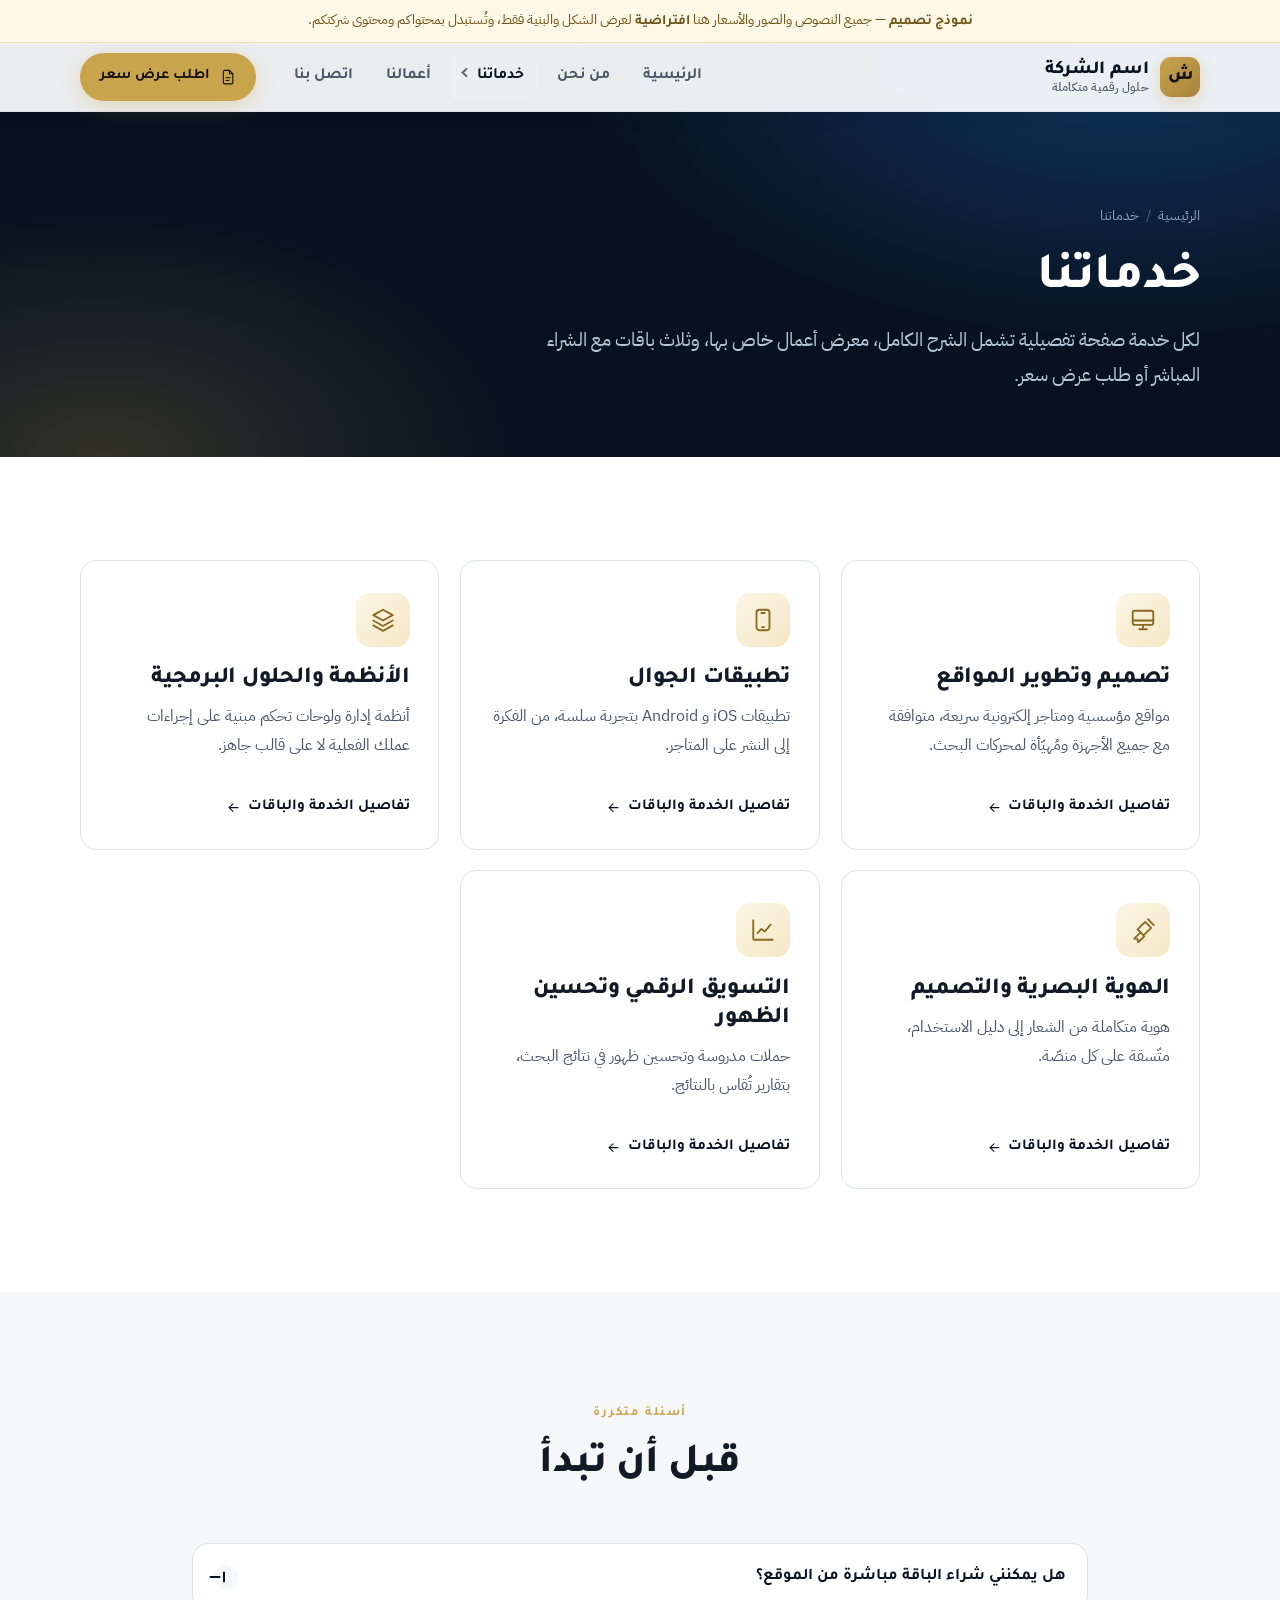
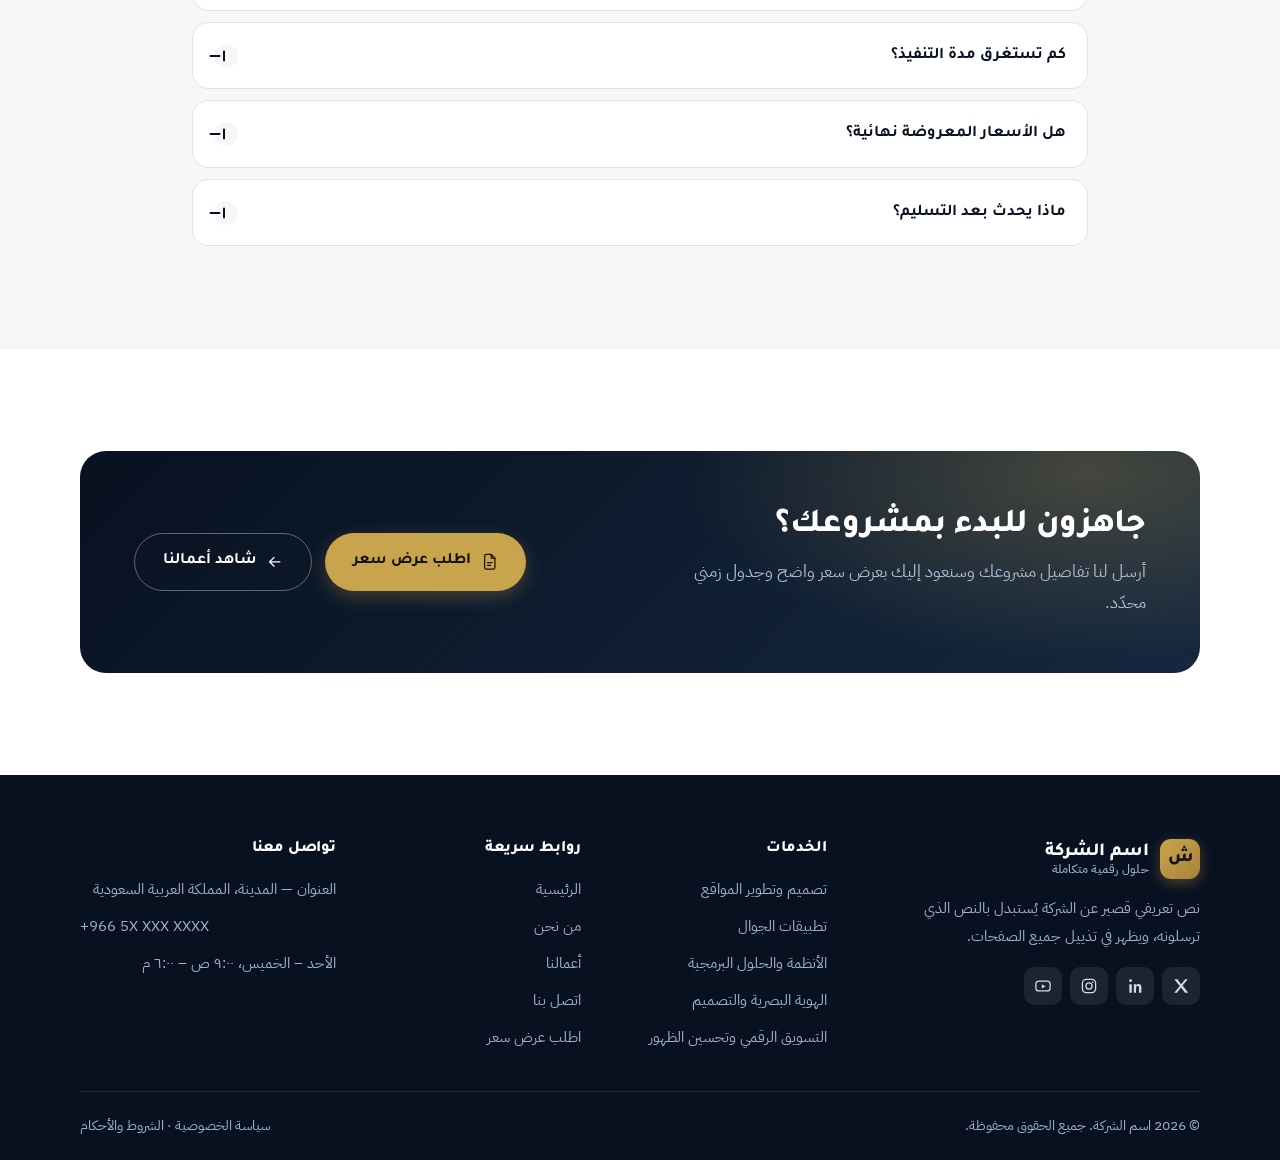
<file: services.html>
<!DOCTYPE html>
<html lang="ar" dir="rtl">
<head>
<meta charset="utf-8">
<meta name="viewport" content="width=device-width, initial-scale=1">
<title>خدماتنا | اسم الشركة</title>
<meta name="description" content="خمس خدمات رقمية، لكل منها صفحة تفصيلية وباقات واضحة. (نموذج تصميم)">
<meta name="robots" content="noindex, nofollow">
<meta property="og:title" content="خدماتنا | اسم الشركة">
<meta property="og:description" content="خمس خدمات رقمية، لكل منها صفحة تفصيلية وباقات واضحة. (نموذج تصميم)">
<meta property="og:type" content="website">
<meta property="og:locale" content="ar_SA">
<link rel="preload" href="assets/fonts/Tajawal-800-arabic.woff2" as="font" type="font/woff2" crossorigin>
<link rel="preload" href="assets/fonts/IBMPlexSansArabic-400-arabic.woff2" as="font" type="font/woff2" crossorigin>
<link rel="stylesheet" href="assets/css/fonts.css">
<link rel="stylesheet" href="assets/css/style.css">
<link rel="icon" href="data:image/svg+xml,%3Csvg xmlns='http://www.w3.org/2000/svg' viewBox='0 0 32 32'%3E%3Crect width='32' height='32' rx='8' fill='%23c8a44d'/%3E%3Ctext x='16' y='23' font-size='19' font-family='sans-serif' font-weight='bold' text-anchor='middle' fill='%2310131a'%3E%D8%B4%3C/text%3E%3C/svg%3E">
</head>
<body data-page="services">
<div class="demo-bar">
  <strong>نموذج تصميم</strong> — جميع النصوص والصور والأسعار هنا <strong>افتراضية</strong> لعرض الشكل والبنية فقط، وتُستبدل بمحتواكم ومحتوى شركتكم.
</div>
<script>/* set before first paint so the fixed header never jumps */
(function(){var b=document.currentScript.previousElementSibling;
document.documentElement.style.setProperty('--dbh',b.offsetHeight+'px');})();</script>
<header class="site-head site-head--solid is-stuck">
  <div class="wrap site-head__in">
    <a class="brand" href="index.html" aria-label="اسم الشركة — الصفحة الرئيسية">
      <span class="brand__mark" aria-hidden="true">ش</span>
      <span class="brand__txt">
        <span class="brand__name">اسم الشركة</span>
        <span class="brand__sub">حلول رقمية متكاملة</span>
      </span>
    </a>

    <nav class="nav" aria-label="القائمة الرئيسية">
      <ul class="nav__list">
        <li><a class="nav__link" href="index.html">الرئيسية</a></li>
        <li><a class="nav__link" href="about.html">من نحن</a></li>
        <li class="nav__has ">
          <a class="nav__link" href="services.html" aria-current="page">خدماتنا</a>
          <ul class="nav__sub">
            <li><a href="service-web.html">تصميم وتطوير المواقع</a></li>
            <li><a href="service-mobile.html">تطبيقات الجوال</a></li>
            <li><a href="service-systems.html">الأنظمة والحلول البرمجية</a></li>
            <li><a href="service-branding.html">الهوية البصرية والتصميم</a></li>
            <li><a href="service-marketing.html">التسويق الرقمي وتحسين الظهور</a></li>
          </ul>
        </li>
        <li><a class="nav__link" href="portfolio.html">أعمالنا</a></li>
        <li><a class="nav__link" href="contact.html">اتصل بنا</a></li>
      </ul>
    </nav>

    <div class="head-cta">
      <a class="btn btn--sm" href="contact.html#quote"><svg viewBox="0 0 24 24" fill="none" stroke="currentColor" stroke-width="1.7" stroke-linecap="round" stroke-linejoin="round" aria-hidden="true" ><path d="M14 2H7a2 2 0 0 0-2 2v16a2 2 0 0 0 2 2h10a2 2 0 0 0 2-2V7z"/><path d="M14 2v5h5"/><path d="M9 13h6M9 17h4"/></svg> اطلب عرض سعر</a>
      <button class="burger" type="button" aria-label="القائمة" aria-expanded="false"><span></span></button>
    </div>
  </div>
</header>
<div class="nav-scrim" aria-hidden="true"></div>
<section class="pagehead">
  <div class="wrap">
    <nav class="crumbs" aria-label="مسار التنقل">
      <ol>
        <li><a href="index.html">الرئيسية</a></li>
        <li>خدماتنا</li>
      </ol>
    </nav>
    <h1>خدماتنا</h1>
    <p class="lede">لكل خدمة صفحة تفصيلية تشمل الشرح الكامل، معرض أعمال خاص بها، وثلاث باقات مع الشراء المباشر أو طلب عرض سعر.</p>
  </div>
</section>

<section class="section">
  <div class="wrap">
    <div class="svc-grid">
      <a class="svc" href="service-web.html" data-rv data-rv-d="1">
        <span class="svc__ico"><svg viewBox="0 0 24 24" fill="none" stroke="currentColor" stroke-width="1.7" stroke-linecap="round" stroke-linejoin="round" aria-hidden="true" ><rect x="2.5" y="3.5" width="19" height="13" rx="2"/><path d="M8.5 20.5h7M12 16.5v4"/><path d="M2.5 12.5h19"/></svg></span>
        <h3>تصميم وتطوير المواقع</h3>
        <p>مواقع مؤسسية ومتاجر إلكترونية سريعة، متوافقة مع جميع الأجهزة ومُهيّأة لمحركات البحث.</p>
        <span class="svc__more">تفاصيل الخدمة والباقات <svg viewBox="0 0 24 24" fill="none" stroke="currentColor" stroke-width="1.7" stroke-linecap="round" stroke-linejoin="round" aria-hidden="true" ><path d="M19 12H5"/><path d="m11 18-6-6 6-6"/></svg></span>
      </a>
      <a class="svc" href="service-mobile.html" data-rv data-rv-d="2">
        <span class="svc__ico"><svg viewBox="0 0 24 24" fill="none" stroke="currentColor" stroke-width="1.7" stroke-linecap="round" stroke-linejoin="round" aria-hidden="true" ><rect x="6" y="2.5" width="12" height="19" rx="2.6"/><path d="M10.5 5.5h3"/><path d="M11 18.6h2"/></svg></span>
        <h3>تطبيقات الجوال</h3>
        <p>تطبيقات iOS و Android بتجربة سلسة، من الفكرة إلى النشر على المتاجر.</p>
        <span class="svc__more">تفاصيل الخدمة والباقات <svg viewBox="0 0 24 24" fill="none" stroke="currentColor" stroke-width="1.7" stroke-linecap="round" stroke-linejoin="round" aria-hidden="true" ><path d="M19 12H5"/><path d="m11 18-6-6 6-6"/></svg></span>
      </a>
      <a class="svc" href="service-systems.html" data-rv data-rv-d="3">
        <span class="svc__ico"><svg viewBox="0 0 24 24" fill="none" stroke="currentColor" stroke-width="1.7" stroke-linecap="round" stroke-linejoin="round" aria-hidden="true" ><path d="m12 2.5 9 5-9 5-9-5z"/><path d="m3 12.5 9 5 9-5"/><path d="m3 17 9 5 9-5"/></svg></span>
        <h3>الأنظمة والحلول البرمجية</h3>
        <p>أنظمة إدارة ولوحات تحكم مبنية على إجراءات عملك الفعلية لا على قالب جاهز.</p>
        <span class="svc__more">تفاصيل الخدمة والباقات <svg viewBox="0 0 24 24" fill="none" stroke="currentColor" stroke-width="1.7" stroke-linecap="round" stroke-linejoin="round" aria-hidden="true" ><path d="M19 12H5"/><path d="m11 18-6-6 6-6"/></svg></span>
      </a>
      <a class="svc" href="service-branding.html" data-rv data-rv-d="4">
        <span class="svc__ico"><svg viewBox="0 0 24 24" fill="none" stroke="currentColor" stroke-width="1.7" stroke-linecap="round" stroke-linejoin="round" aria-hidden="true" ><path d="M9.5 14.5 4 20l3 .5.5 3 5.5-5.5"/><path d="M14 4.5 19.5 10 12.5 17l-5.5-5.5z"/><path d="m16.5 2 5.5 5.5"/></svg></span>
        <h3>الهوية البصرية والتصميم</h3>
        <p>هوية متكاملة من الشعار إلى دليل الاستخدام، متّسقة على كل منصّة.</p>
        <span class="svc__more">تفاصيل الخدمة والباقات <svg viewBox="0 0 24 24" fill="none" stroke="currentColor" stroke-width="1.7" stroke-linecap="round" stroke-linejoin="round" aria-hidden="true" ><path d="M19 12H5"/><path d="m11 18-6-6 6-6"/></svg></span>
      </a>
      <a class="svc" href="service-marketing.html" data-rv data-rv-d="1">
        <span class="svc__ico"><svg viewBox="0 0 24 24" fill="none" stroke="currentColor" stroke-width="1.7" stroke-linecap="round" stroke-linejoin="round" aria-hidden="true" ><path d="M3 3v16.5A1.5 1.5 0 0 0 4.5 21H21"/><path d="m7 15 3.5-4 3 2.5L19 7"/></svg></span>
        <h3>التسويق الرقمي وتحسين الظهور</h3>
        <p>حملات مدروسة وتحسين ظهور في نتائج البحث، بتقارير تُقاس بالنتائج.</p>
        <span class="svc__more">تفاصيل الخدمة والباقات <svg viewBox="0 0 24 24" fill="none" stroke="currentColor" stroke-width="1.7" stroke-linecap="round" stroke-linejoin="round" aria-hidden="true" ><path d="M19 12H5"/><path d="m11 18-6-6 6-6"/></svg></span>
      </a>
    </div>
  </div>
</section>

<section class="section section--tint">
  <div class="wrap">
    <div class="head head--center" data-rv>
      <span class="eyebrow">أسئلة متكررة</span>
      <h2>قبل أن تبدأ</h2>
    </div>
    <div class="faq" data-rv data-rv-d="1">
      <div class="acc">
        <button class="acc__q" type="button" aria-expanded="false">هل يمكنني شراء الباقة مباشرة من الموقع؟<i aria-hidden="true"></i></button>
        <div class="acc__a"><div><p>نعم. الباقتان الأولى والثانية في كل خدمة قابلتان للشراء المباشر عبر WooCommerce، أما الباقة المؤسسية فتُطلب بعرض سعر لأن نطاقها يختلف من جهة لأخرى.</p></div></div>
      </div>
      <div class="acc">
        <button class="acc__q" type="button" aria-expanded="false">كم تستغرق مدة التنفيذ؟<i aria-hidden="true"></i></button>
        <div class="acc__a"><div><p>تختلف بحسب الخدمة والباقة، ويُحدَّد الجدول الزمني في العرض قبل البدء. هذا نص افتراضي يُستبدل بإجابتكم.</p></div></div>
      </div>
      <div class="acc">
        <button class="acc__q" type="button" aria-expanded="false">هل الأسعار المعروضة نهائية؟<i aria-hidden="true"></i></button>
        <div class="acc__a"><div><p>الأسعار الظاهرة في هذا النموذج افتراضية بالكامل لعرض الشكل، وتُستبدل بأسعاركم الفعلية.</p></div></div>
      </div>
      <div class="acc">
        <button class="acc__q" type="button" aria-expanded="false">ماذا يحدث بعد التسليم؟<i aria-hidden="true"></i></button>
        <div class="acc__a"><div><p>تشمل كل باقة فترة دعم فني مذكورة في تفاصيلها، ويمكن تمديدها باتفاق منفصل.</p></div></div>
      </div>
    </div>
  </div>
</section>

<section class="section">
  <div class="wrap">
    <div class="cta-band" data-rv>
      <div>
        <h2>جاهزون للبدء بمشروعك؟</h2>
        <p>أرسل لنا تفاصيل مشروعك وسنعود إليك بعرض سعر واضح وجدول زمني محدّد.</p>
      </div>
      <div class="hero__btns">
        <a class="btn" href="contact.html#quote"><svg viewBox="0 0 24 24" fill="none" stroke="currentColor" stroke-width="1.7" stroke-linecap="round" stroke-linejoin="round" aria-hidden="true" ><path d="M14 2H7a2 2 0 0 0-2 2v16a2 2 0 0 0 2 2h10a2 2 0 0 0 2-2V7z"/><path d="M14 2v5h5"/><path d="M9 13h6M9 17h4"/></svg> اطلب عرض سعر</a>
        <a class="btn btn--ghost" href="portfolio.html"><svg viewBox="0 0 24 24" fill="none" stroke="currentColor" stroke-width="1.7" stroke-linecap="round" stroke-linejoin="round" aria-hidden="true" class="arw"><path d="M19 12H5"/><path d="m11 18-6-6 6-6"/></svg> شاهد أعمالنا</a>
      </div>
    </div>
  </div>
</section>

<footer class="site-foot">
  <div class="wrap">
    <div class="foot-grid">
      <div>
        <a class="brand" href="index.html">
          <span class="brand__mark" aria-hidden="true">ش</span>
          <span class="brand__txt">
            <span class="brand__name">اسم الشركة</span>
            <span class="brand__sub">حلول رقمية متكاملة</span>
          </span>
        </a>
        <p class="foot-about">نص تعريفي قصير عن الشركة يُستبدل بالنص الذي ترسلونه، ويظهر في تذييل جميع الصفحات.</p>
        <div class="social">
          <a href="#" aria-label="X"><svg viewBox="0 0 24 24" fill="none" stroke="currentColor" stroke-width="1.7" stroke-linecap="round" stroke-linejoin="round" aria-hidden="true" ><path d="M3 3h4.2l5 6.6L17.6 3H21l-6.9 8.4L21.5 21h-4.2l-5.3-7-5.5 7H3l7.4-9z" fill="currentColor" stroke="none"/></svg></a>
          <a href="#" aria-label="LinkedIn"><svg viewBox="0 0 24 24" fill="none" stroke="currentColor" stroke-width="1.7" stroke-linecap="round" stroke-linejoin="round" aria-hidden="true" ><path d="M4.5 9.5h3.2V21H4.5zM6.1 3a1.9 1.9 0 1 1 0 3.8 1.9 1.9 0 0 1 0-3.8z" fill="currentColor" stroke="none"/><path d="M10.4 9.5h3.1v1.6a3.6 3.6 0 0 1 3.2-1.8c2.4 0 3.8 1.6 3.8 4.4V21h-3.2v-6.6c0-1.5-.6-2.4-1.9-2.4s-2 .9-2 2.4V21h-3z" fill="currentColor" stroke="none"/></svg></a>
          <a href="#" aria-label="Instagram"><svg viewBox="0 0 24 24" fill="none" stroke="currentColor" stroke-width="1.7" stroke-linecap="round" stroke-linejoin="round" aria-hidden="true" ><rect x="3.2" y="3.2" width="17.6" height="17.6" rx="5"/><circle cx="12" cy="12" r="4.1"/><circle cx="17" cy="7" r="1.1" fill="currentColor" stroke="none"/></svg></a>
          <a href="#" aria-label="YouTube"><svg viewBox="0 0 24 24" fill="none" stroke="currentColor" stroke-width="1.7" stroke-linecap="round" stroke-linejoin="round" aria-hidden="true" ><rect x="2.5" y="5.5" width="19" height="13" rx="4"/><path d="m10.4 9.6 5 2.9-5 2.9z" fill="currentColor" stroke="none"/></svg></a>
        </div>
      </div>
      <div>
        <h4>الخدمات</h4>
        <ul><li><a href="service-web.html">تصميم وتطوير المواقع</a></li><li><a href="service-mobile.html">تطبيقات الجوال</a></li><li><a href="service-systems.html">الأنظمة والحلول البرمجية</a></li><li><a href="service-branding.html">الهوية البصرية والتصميم</a></li><li><a href="service-marketing.html">التسويق الرقمي وتحسين الظهور</a></li></ul>
      </div>
      <div>
        <h4>روابط سريعة</h4>
        <ul>
          <li><a href="index.html">الرئيسية</a></li>
          <li><a href="about.html">من نحن</a></li>
          <li><a href="portfolio.html">أعمالنا</a></li>
          <li><a href="contact.html">اتصل بنا</a></li>
          <li><a href="contact.html#quote">اطلب عرض سعر</a></li>
        </ul>
      </div>
      <div>
        <h4>تواصل معنا</h4>
        <ul>
          <li>العنوان — المدينة، المملكة العربية السعودية</li>
          <li dir="ltr" style="text-align:start">+966 5X XXX XXXX</li>
          <li>الأحد – الخميس، ٩:٠٠ ص – ٦:٠٠ م</li>
        </ul>
      </div>
    </div>
    <div class="foot-bot">
      <span>© <span data-year>٢٠٢٦</span> اسم الشركة. جميع الحقوق محفوظة.</span>
      <span>سياسة الخصوصية · الشروط والأحكام</span>
    </div>
  </div>
</footer>
<script src="assets/js/main.js"></script>
</body>
</html>
</file>
<file: assets/css/fonts.css>
/* Self-hosted webfonts — arabic + latin subsets only.
   Source: Google Fonts (Tajawal, IBM Plex Sans Arabic), both SIL Open Font License. */
@font-face {
  font-family: 'IBM Plex Sans Arabic';
  font-style: normal;
  font-weight: 400;
  font-display: swap;
  src: url(../fonts/IBMPlexSansArabic-400-arabic.woff2) format('woff2');
  unicode-range: U+0600-06FF, U+0750-077F, U+0870-0891, U+0897-08E1, U+08E3-08FF, U+200C-200E, U+2010-2011, U+204F, U+2E41, U+FB50-FDFF, U+FE70-FE74, U+FE76-FEFC, U+102E0-102FB, U+10E60-10E7E, U+10EC2-10EC7, U+10EC9-10EEE, U+10EF0-10EFF, U+1EE00-1EE03, U+1EE05-1EE1F, U+1EE21-1EE22, U+1EE24, U+1EE27, U+1EE29-1EE32, U+1EE34-1EE37, U+1EE39, U+1EE3B, U+1EE42, U+1EE47, U+1EE49, U+1EE4B, U+1EE4D-1EE4F, U+1EE51-1EE52, U+1EE54, U+1EE57, U+1EE59, U+1EE5B, U+1EE5D, U+1EE5F, U+1EE61-1EE62, U+1EE64, U+1EE67-1EE6A, U+1EE6C-1EE72, U+1EE74-1EE77, U+1EE79-1EE7C, U+1EE7E, U+1EE80-1EE89, U+1EE8B-1EE9B, U+1EEA1-1EEA3, U+1EEA5-1EEA9, U+1EEAB-1EEBB, U+1EEF0-1EEF1;
}
@font-face {
  font-family: 'IBM Plex Sans Arabic';
  font-style: normal;
  font-weight: 400;
  font-display: swap;
  src: url(../fonts/IBMPlexSansArabic-400-latin.woff2) format('woff2');
  unicode-range: U+0000-00FF, U+0131, U+0152-0153, U+02BB-02BC, U+02C6, U+02DA, U+02DC, U+0304, U+0308, U+0329, U+2000-206F, U+20AC, U+2122, U+2191, U+2193, U+2212, U+2215, U+FEFF, U+FFFD;
}
@font-face {
  font-family: 'IBM Plex Sans Arabic';
  font-style: normal;
  font-weight: 500;
  font-display: swap;
  src: url(../fonts/IBMPlexSansArabic-500-arabic.woff2) format('woff2');
  unicode-range: U+0600-06FF, U+0750-077F, U+0870-0891, U+0897-08E1, U+08E3-08FF, U+200C-200E, U+2010-2011, U+204F, U+2E41, U+FB50-FDFF, U+FE70-FE74, U+FE76-FEFC, U+102E0-102FB, U+10E60-10E7E, U+10EC2-10EC7, U+10EC9-10EEE, U+10EF0-10EFF, U+1EE00-1EE03, U+1EE05-1EE1F, U+1EE21-1EE22, U+1EE24, U+1EE27, U+1EE29-1EE32, U+1EE34-1EE37, U+1EE39, U+1EE3B, U+1EE42, U+1EE47, U+1EE49, U+1EE4B, U+1EE4D-1EE4F, U+1EE51-1EE52, U+1EE54, U+1EE57, U+1EE59, U+1EE5B, U+1EE5D, U+1EE5F, U+1EE61-1EE62, U+1EE64, U+1EE67-1EE6A, U+1EE6C-1EE72, U+1EE74-1EE77, U+1EE79-1EE7C, U+1EE7E, U+1EE80-1EE89, U+1EE8B-1EE9B, U+1EEA1-1EEA3, U+1EEA5-1EEA9, U+1EEAB-1EEBB, U+1EEF0-1EEF1;
}
@font-face {
  font-family: 'IBM Plex Sans Arabic';
  font-style: normal;
  font-weight: 500;
  font-display: swap;
  src: url(../fonts/IBMPlexSansArabic-500-latin.woff2) format('woff2');
  unicode-range: U+0000-00FF, U+0131, U+0152-0153, U+02BB-02BC, U+02C6, U+02DA, U+02DC, U+0304, U+0308, U+0329, U+2000-206F, U+20AC, U+2122, U+2191, U+2193, U+2212, U+2215, U+FEFF, U+FFFD;
}
@font-face {
  font-family: 'IBM Plex Sans Arabic';
  font-style: normal;
  font-weight: 600;
  font-display: swap;
  src: url(../fonts/IBMPlexSansArabic-600-arabic.woff2) format('woff2');
  unicode-range: U+0600-06FF, U+0750-077F, U+0870-0891, U+0897-08E1, U+08E3-08FF, U+200C-200E, U+2010-2011, U+204F, U+2E41, U+FB50-FDFF, U+FE70-FE74, U+FE76-FEFC, U+102E0-102FB, U+10E60-10E7E, U+10EC2-10EC7, U+10EC9-10EEE, U+10EF0-10EFF, U+1EE00-1EE03, U+1EE05-1EE1F, U+1EE21-1EE22, U+1EE24, U+1EE27, U+1EE29-1EE32, U+1EE34-1EE37, U+1EE39, U+1EE3B, U+1EE42, U+1EE47, U+1EE49, U+1EE4B, U+1EE4D-1EE4F, U+1EE51-1EE52, U+1EE54, U+1EE57, U+1EE59, U+1EE5B, U+1EE5D, U+1EE5F, U+1EE61-1EE62, U+1EE64, U+1EE67-1EE6A, U+1EE6C-1EE72, U+1EE74-1EE77, U+1EE79-1EE7C, U+1EE7E, U+1EE80-1EE89, U+1EE8B-1EE9B, U+1EEA1-1EEA3, U+1EEA5-1EEA9, U+1EEAB-1EEBB, U+1EEF0-1EEF1;
}
@font-face {
  font-family: 'IBM Plex Sans Arabic';
  font-style: normal;
  font-weight: 600;
  font-display: swap;
  src: url(../fonts/IBMPlexSansArabic-600-latin.woff2) format('woff2');
  unicode-range: U+0000-00FF, U+0131, U+0152-0153, U+02BB-02BC, U+02C6, U+02DA, U+02DC, U+0304, U+0308, U+0329, U+2000-206F, U+20AC, U+2122, U+2191, U+2193, U+2212, U+2215, U+FEFF, U+FFFD;
}
@font-face {
  font-family: 'IBM Plex Sans Arabic';
  font-style: normal;
  font-weight: 700;
  font-display: swap;
  src: url(../fonts/IBMPlexSansArabic-700-arabic.woff2) format('woff2');
  unicode-range: U+0600-06FF, U+0750-077F, U+0870-0891, U+0897-08E1, U+08E3-08FF, U+200C-200E, U+2010-2011, U+204F, U+2E41, U+FB50-FDFF, U+FE70-FE74, U+FE76-FEFC, U+102E0-102FB, U+10E60-10E7E, U+10EC2-10EC7, U+10EC9-10EEE, U+10EF0-10EFF, U+1EE00-1EE03, U+1EE05-1EE1F, U+1EE21-1EE22, U+1EE24, U+1EE27, U+1EE29-1EE32, U+1EE34-1EE37, U+1EE39, U+1EE3B, U+1EE42, U+1EE47, U+1EE49, U+1EE4B, U+1EE4D-1EE4F, U+1EE51-1EE52, U+1EE54, U+1EE57, U+1EE59, U+1EE5B, U+1EE5D, U+1EE5F, U+1EE61-1EE62, U+1EE64, U+1EE67-1EE6A, U+1EE6C-1EE72, U+1EE74-1EE77, U+1EE79-1EE7C, U+1EE7E, U+1EE80-1EE89, U+1EE8B-1EE9B, U+1EEA1-1EEA3, U+1EEA5-1EEA9, U+1EEAB-1EEBB, U+1EEF0-1EEF1;
}
@font-face {
  font-family: 'IBM Plex Sans Arabic';
  font-style: normal;
  font-weight: 700;
  font-display: swap;
  src: url(../fonts/IBMPlexSansArabic-700-latin.woff2) format('woff2');
  unicode-range: U+0000-00FF, U+0131, U+0152-0153, U+02BB-02BC, U+02C6, U+02DA, U+02DC, U+0304, U+0308, U+0329, U+2000-206F, U+20AC, U+2122, U+2191, U+2193, U+2212, U+2215, U+FEFF, U+FFFD;
}
@font-face {
  font-family: 'Tajawal';
  font-style: normal;
  font-weight: 400;
  font-display: swap;
  src: url(../fonts/Tajawal-400-arabic.woff2) format('woff2');
  unicode-range: U+0600-06FF, U+0750-077F, U+0870-0891, U+0897-08E1, U+08E3-08FF, U+200C-200E, U+2010-2011, U+204F, U+2E41, U+FB50-FDFF, U+FE70-FE74, U+FE76-FEFC, U+102E0-102FB, U+10E60-10E7E, U+10EC2-10EC7, U+10EC9-10EEE, U+10EF0-10EFF, U+1EE00-1EE03, U+1EE05-1EE1F, U+1EE21-1EE22, U+1EE24, U+1EE27, U+1EE29-1EE32, U+1EE34-1EE37, U+1EE39, U+1EE3B, U+1EE42, U+1EE47, U+1EE49, U+1EE4B, U+1EE4D-1EE4F, U+1EE51-1EE52, U+1EE54, U+1EE57, U+1EE59, U+1EE5B, U+1EE5D, U+1EE5F, U+1EE61-1EE62, U+1EE64, U+1EE67-1EE6A, U+1EE6C-1EE72, U+1EE74-1EE77, U+1EE79-1EE7C, U+1EE7E, U+1EE80-1EE89, U+1EE8B-1EE9B, U+1EEA1-1EEA3, U+1EEA5-1EEA9, U+1EEAB-1EEBB, U+1EEF0-1EEF1;
}
@font-face {
  font-family: 'Tajawal';
  font-style: normal;
  font-weight: 400;
  font-display: swap;
  src: url(../fonts/Tajawal-400-latin.woff2) format('woff2');
  unicode-range: U+0000-00FF, U+0131, U+0152-0153, U+02BB-02BC, U+02C6, U+02DA, U+02DC, U+0304, U+0308, U+0329, U+2000-206F, U+20AC, U+2122, U+2191, U+2193, U+2212, U+2215, U+FEFF, U+FFFD;
}
@font-face {
  font-family: 'Tajawal';
  font-style: normal;
  font-weight: 500;
  font-display: swap;
  src: url(../fonts/Tajawal-500-arabic.woff2) format('woff2');
  unicode-range: U+0600-06FF, U+0750-077F, U+0870-0891, U+0897-08E1, U+08E3-08FF, U+200C-200E, U+2010-2011, U+204F, U+2E41, U+FB50-FDFF, U+FE70-FE74, U+FE76-FEFC, U+102E0-102FB, U+10E60-10E7E, U+10EC2-10EC7, U+10EC9-10EEE, U+10EF0-10EFF, U+1EE00-1EE03, U+1EE05-1EE1F, U+1EE21-1EE22, U+1EE24, U+1EE27, U+1EE29-1EE32, U+1EE34-1EE37, U+1EE39, U+1EE3B, U+1EE42, U+1EE47, U+1EE49, U+1EE4B, U+1EE4D-1EE4F, U+1EE51-1EE52, U+1EE54, U+1EE57, U+1EE59, U+1EE5B, U+1EE5D, U+1EE5F, U+1EE61-1EE62, U+1EE64, U+1EE67-1EE6A, U+1EE6C-1EE72, U+1EE74-1EE77, U+1EE79-1EE7C, U+1EE7E, U+1EE80-1EE89, U+1EE8B-1EE9B, U+1EEA1-1EEA3, U+1EEA5-1EEA9, U+1EEAB-1EEBB, U+1EEF0-1EEF1;
}
@font-face {
  font-family: 'Tajawal';
  font-style: normal;
  font-weight: 500;
  font-display: swap;
  src: url(../fonts/Tajawal-500-latin.woff2) format('woff2');
  unicode-range: U+0000-00FF, U+0131, U+0152-0153, U+02BB-02BC, U+02C6, U+02DA, U+02DC, U+0304, U+0308, U+0329, U+2000-206F, U+20AC, U+2122, U+2191, U+2193, U+2212, U+2215, U+FEFF, U+FFFD;
}
@font-face {
  font-family: 'Tajawal';
  font-style: normal;
  font-weight: 700;
  font-display: swap;
  src: url(../fonts/Tajawal-700-arabic.woff2) format('woff2');
  unicode-range: U+0600-06FF, U+0750-077F, U+0870-0891, U+0897-08E1, U+08E3-08FF, U+200C-200E, U+2010-2011, U+204F, U+2E41, U+FB50-FDFF, U+FE70-FE74, U+FE76-FEFC, U+102E0-102FB, U+10E60-10E7E, U+10EC2-10EC7, U+10EC9-10EEE, U+10EF0-10EFF, U+1EE00-1EE03, U+1EE05-1EE1F, U+1EE21-1EE22, U+1EE24, U+1EE27, U+1EE29-1EE32, U+1EE34-1EE37, U+1EE39, U+1EE3B, U+1EE42, U+1EE47, U+1EE49, U+1EE4B, U+1EE4D-1EE4F, U+1EE51-1EE52, U+1EE54, U+1EE57, U+1EE59, U+1EE5B, U+1EE5D, U+1EE5F, U+1EE61-1EE62, U+1EE64, U+1EE67-1EE6A, U+1EE6C-1EE72, U+1EE74-1EE77, U+1EE79-1EE7C, U+1EE7E, U+1EE80-1EE89, U+1EE8B-1EE9B, U+1EEA1-1EEA3, U+1EEA5-1EEA9, U+1EEAB-1EEBB, U+1EEF0-1EEF1;
}
@font-face {
  font-family: 'Tajawal';
  font-style: normal;
  font-weight: 700;
  font-display: swap;
  src: url(../fonts/Tajawal-700-latin.woff2) format('woff2');
  unicode-range: U+0000-00FF, U+0131, U+0152-0153, U+02BB-02BC, U+02C6, U+02DA, U+02DC, U+0304, U+0308, U+0329, U+2000-206F, U+20AC, U+2122, U+2191, U+2193, U+2212, U+2215, U+FEFF, U+FFFD;
}
@font-face {
  font-family: 'Tajawal';
  font-style: normal;
  font-weight: 800;
  font-display: swap;
  src: url(../fonts/Tajawal-800-arabic.woff2) format('woff2');
  unicode-range: U+0600-06FF, U+0750-077F, U+0870-0891, U+0897-08E1, U+08E3-08FF, U+200C-200E, U+2010-2011, U+204F, U+2E41, U+FB50-FDFF, U+FE70-FE74, U+FE76-FEFC, U+102E0-102FB, U+10E60-10E7E, U+10EC2-10EC7, U+10EC9-10EEE, U+10EF0-10EFF, U+1EE00-1EE03, U+1EE05-1EE1F, U+1EE21-1EE22, U+1EE24, U+1EE27, U+1EE29-1EE32, U+1EE34-1EE37, U+1EE39, U+1EE3B, U+1EE42, U+1EE47, U+1EE49, U+1EE4B, U+1EE4D-1EE4F, U+1EE51-1EE52, U+1EE54, U+1EE57, U+1EE59, U+1EE5B, U+1EE5D, U+1EE5F, U+1EE61-1EE62, U+1EE64, U+1EE67-1EE6A, U+1EE6C-1EE72, U+1EE74-1EE77, U+1EE79-1EE7C, U+1EE7E, U+1EE80-1EE89, U+1EE8B-1EE9B, U+1EEA1-1EEA3, U+1EEA5-1EEA9, U+1EEAB-1EEBB, U+1EEF0-1EEF1;
}
@font-face {
  font-family: 'Tajawal';
  font-style: normal;
  font-weight: 800;
  font-display: swap;
  src: url(../fonts/Tajawal-800-latin.woff2) format('woff2');
  unicode-range: U+0000-00FF, U+0131, U+0152-0153, U+02BB-02BC, U+02C6, U+02DA, U+02DC, U+0304, U+0308, U+0329, U+2000-206F, U+20AC, U+2122, U+2191, U+2193, U+2212, U+2215, U+FEFF, U+FFFD;
}
</file>
<file: assets/css/style.css>
/* ==========================================================================
   نموذج تصميم موقع مؤسسي عربي — Arabic corporate site design demo
   Built RTL-first using CSS logical properties so the same stylesheet works
   unchanged inside a WordPress theme.
   ========================================================================== */

:root {
  /* brand — these five values are the whole palette; swap them for the
     client's real brand colours and the entire site follows */
  --ink:        #081120;
  --ink-2:      #0d1c31;
  --ink-3:      #15283f;
  --gold:       #c8a44d;
  --gold-soft:  #e2c57c;
  --accent:     #1d6fbf;

  --paper:      #ffffff;
  --paper-2:    #f6f7f9;
  --paper-3:    #eceef2;
  --line:       #dfe3ea;

  --text:       #111a26;
  --text-2:     #4a5667;
  --text-3:     #78839350;

  --radius:     16px;
  --radius-sm:  10px;
  --radius-lg:  26px;

  --shadow-sm:  0 1px 2px rgba(10,20,35,.06), 0 2px 8px rgba(10,20,35,.05);
  --shadow:     0 4px 10px rgba(10,20,35,.06), 0 18px 44px rgba(10,20,35,.09);
  --shadow-lg:  0 10px 24px rgba(10,20,35,.10), 0 40px 90px rgba(10,20,35,.16);

  --ff-head: 'Tajawal', 'Cairo', 'Segoe UI', system-ui, sans-serif;
  --ff-body: 'IBM Plex Sans Arabic', 'Cairo', 'Tajawal', system-ui, sans-serif;

  --wrap: 1200px;
  --gut: clamp(1rem, 4vw, 2.5rem);

  --ease: cubic-bezier(.22,.61,.36,1);
}

*, *::before, *::after { box-sizing: border-box; }

html { scroll-behavior: smooth; -webkit-text-size-adjust: 100%; }

body {
  margin: 0;
  font-family: var(--ff-body);
  font-size: 1.0625rem;
  line-height: 1.85;
  color: var(--text);
  background: var(--paper);
  overflow-x: hidden;
}

img, svg, video { max-width: 100%; display: block; }
a { color: inherit; text-decoration: none; }
button { font: inherit; }

h1, h2, h3, h4 {
  font-family: var(--ff-head);
  font-weight: 800;
  line-height: 1.25;
  margin: 0;
  letter-spacing: -.01em;
}
h1 { font-size: clamp(2.1rem, 5.2vw, 3.9rem); }
h2 { font-size: clamp(1.65rem, 3.4vw, 2.6rem); }
h3 { font-size: clamp(1.2rem, 2vw, 1.45rem); }
p  { margin: 0 0 1.1em; }
p:last-child { margin-bottom: 0; }

/* Arabic-Indic numerals look wrong in a stats counter next to Latin UI,
   so numbers stay Western but get tabular figures for a steady width */
.num { font-variant-numeric: tabular-nums; font-feature-settings: 'tnum' 1; }

/* ------------------------------------------------------------- scaffolding */
.wrap { width: 100%; max-width: var(--wrap); margin-inline: auto; padding-inline: var(--gut); }
.section { padding-block: clamp(3.5rem, 8vw, 7rem); }
.section--tint { background: var(--paper-2); }
.section--ink  { background: var(--ink); color: #e8eef6; }
.section--ink h2 { color: #fff; }

.eyebrow {
  display: inline-flex; align-items: center; gap: .55rem;
  font-family: var(--ff-head); font-weight: 700; font-size: .8rem;
  letter-spacing: .12em; text-transform: uppercase;
  color: var(--gold);
  margin-bottom: .9rem;
}
.eyebrow::before {
  content: ''; inline-size: 26px; block-size: 2px;
  background: currentColor; border-radius: 2px;
}
.section--ink .eyebrow { color: var(--gold-soft); }

.lede { font-size: clamp(1.02rem, 1.5vw, 1.18rem); color: var(--text-2); max-width: 62ch; }
.section--ink .lede { color: #a9bdd4; }

.head { margin-bottom: clamp(2rem, 4vw, 3.2rem); }
.head--center { text-align: center; }
.head--center .lede { margin-inline: auto; }
.head--center .eyebrow::before { display: none; }

/* ------------------------------------------------------------------ buttons */
.btn {
  --btn-bg: var(--gold);
  --btn-fg: #15110a;
  display: inline-flex; align-items: center; justify-content: center; gap: .6rem;
  padding: .82rem 1.7rem;
  font-family: var(--ff-head); font-weight: 700; font-size: 1rem;
  color: var(--btn-fg); background: var(--btn-bg);
  border: 1px solid transparent; border-radius: 999px;
  cursor: pointer; white-space: nowrap;
  transition: transform .25s var(--ease), box-shadow .25s var(--ease), background .25s var(--ease);
  box-shadow: 0 6px 18px rgba(200,164,77,.28);
}
.btn:hover { transform: translateY(-2px); box-shadow: 0 10px 26px rgba(200,164,77,.36); }
.btn:active { transform: translateY(0); }
.btn svg { inline-size: 1.1em; block-size: 1.1em; }
/* the arrow points toward the reading direction (leftwards in RTL) */
.btn .arw { transition: transform .25s var(--ease); }
.btn:hover .arw { transform: translateX(-4px); }

.btn--ghost {
  --btn-bg: transparent; --btn-fg: #fff;
  border-color: rgba(255,255,255,.34); box-shadow: none;
}
.btn--ghost:hover { background: rgba(255,255,255,.1); box-shadow: none; }
.btn--dark { --btn-bg: var(--ink); --btn-fg: #fff; box-shadow: var(--shadow-sm); }
.btn--dark:hover { box-shadow: var(--shadow); }
.btn--outline {
  --btn-bg: transparent; --btn-fg: var(--ink);
  border-color: var(--line); box-shadow: none;
}
.btn--outline:hover { background: var(--paper-2); border-color: var(--ink); box-shadow: none; }
.btn--sm { padding: .6rem 1.2rem; font-size: .92rem; }
.btn--block { inline-size: 100%; }

/* ------------------------------------------------------------------- header */
.site-head {
  position: fixed; inset-block-start: var(--dbh, 0px); inset-inline: 0; z-index: 90;
  transition: background .35s var(--ease), box-shadow .35s var(--ease), border-color .35s var(--ease);
  border-block-end: 1px solid transparent;
}
.site-head__in {
  display: flex; align-items: center; gap: 1.5rem;
  min-block-size: 82px;
}
.site-head.is-stuck {
  background: rgba(255,255,255,.92);
  backdrop-filter: saturate(160%) blur(14px);
  border-block-end-color: var(--line);
  box-shadow: 0 2px 20px rgba(10,20,35,.07);
}
.site-head.is-stuck .site-head__in { min-block-size: 68px; }

.brand { display: flex; align-items: center; gap: .7rem; font-family: var(--ff-head); font-weight: 800; }
.brand__mark {
  inline-size: 40px; block-size: 40px; flex: none;
  display: grid; place-items: center;
  border-radius: 11px;
  background: linear-gradient(135deg, var(--gold), #a9833a);
  color: #10131a; font-size: 1.15rem;
  box-shadow: 0 4px 14px rgba(200,164,77,.35);
}
.brand__txt { display: flex; flex-direction: column; line-height: 1.15; }
.brand__name { font-size: 1.16rem; color: #fff; transition: color .35s var(--ease); }
.brand__sub { font-family: var(--ff-body); font-weight: 500; font-size: .72rem; color: #9fb3ca; letter-spacing: .02em; }
.is-stuck .brand__name { color: var(--ink); }
.is-stuck .brand__sub { color: var(--text-2); }
.site-head--solid { background: var(--ink); }

.nav { margin-inline-start: auto; }
.nav__list { display: flex; align-items: center; gap: .35rem; list-style: none; margin: 0; padding: 0; }
.nav__link {
  display: block; padding: .55rem .85rem; border-radius: 9px;
  font-family: var(--ff-head); font-weight: 600; font-size: .98rem;
  color: #d4dfec; transition: color .2s, background .2s;
}
.nav__link:hover { color: #fff; background: rgba(255,255,255,.1); }
.nav__link[aria-current="page"] { color: var(--gold-soft); }
.is-stuck .nav__link { color: var(--text-2); }
.is-stuck .nav__link:hover { color: var(--ink); background: var(--paper-2); }
.is-stuck .nav__link[aria-current="page"] { color: var(--ink); background: var(--paper-3); }

.nav__has > .nav__link::after {
  content: ''; display: inline-block; vertical-align: .18em;
  inline-size: .42em; block-size: .42em; margin-inline-start: .45em;
  border-inline-end: 2px solid currentColor; border-block-end: 2px solid currentColor;
  transform: rotate(45deg); opacity: .6;
}
.nav__has { position: relative; }
.nav__sub {
  position: absolute; inset-block-start: calc(100% + .4rem); inset-inline-end: 0;
  min-inline-size: 250px; padding: .5rem;
  list-style: none; margin: 0;
  background: #fff; border: 1px solid var(--line); border-radius: 14px;
  box-shadow: var(--shadow);
  opacity: 0; visibility: hidden; transform: translateY(-6px);
  transition: all .22s var(--ease);
}
.nav__has:hover .nav__sub, .nav__has:focus-within .nav__sub { opacity: 1; visibility: visible; transform: none; }
.nav__sub a {
  display: block; padding: .55rem .8rem; border-radius: 9px;
  font-size: .95rem; color: var(--text-2);
}
.nav__sub a:hover { background: var(--paper-2); color: var(--ink); }

.head-cta { display: flex; align-items: center; gap: .6rem; }
.burger {
  display: none; inline-size: 44px; block-size: 44px; flex: none;
  background: rgba(255,255,255,.12); border: 1px solid rgba(255,255,255,.2);
  border-radius: 11px; cursor: pointer; padding: 0;
  position: relative;
}
.is-stuck .burger { background: var(--paper-2); border-color: var(--line); }
.burger span, .burger::before, .burger::after {
  content: ''; position: absolute; inset-inline: 12px; block-size: 2px;
  background: #fff; border-radius: 2px; transition: all .25s var(--ease);
}
.is-stuck .burger span, .is-stuck .burger::before, .is-stuck .burger::after { background: var(--ink); }
.burger::before { inset-block-start: 15px; }
.burger span   { inset-block-start: 21px; }
.burger::after { inset-block-start: 27px; }
body.nav-open .burger::before { inset-block-start: 21px; transform: rotate(45deg); }
body.nav-open .burger span { opacity: 0; }
body.nav-open .burger::after { inset-block-start: 21px; transform: rotate(-45deg); }

/* ---------------------------------------------------------------- hero/video */
.hero {
  position: relative; min-block-size: min(100svh, 860px);
  display: grid; align-items: center;
  color: #fff; overflow: hidden;
  background: var(--ink);
  padding-block: 8rem 7rem;
  isolation: isolate;
}
.hero__video {
  position: absolute; inset: 0; z-index: -2;
  inline-size: 100%; block-size: 100%;
  object-fit: cover;
}
.hero__scrim {
  position: absolute; inset: 0; z-index: -1;
  background:
    radial-gradient(130% 100% at 82% 18%, rgba(8,17,32,.08) 0%, rgba(8,17,32,.62) 72%),
    linear-gradient(to left, rgba(8,17,32,.82) 0%, rgba(8,17,32,.42) 48%, rgba(8,17,32,.20) 100%);
}
.hero__in > * { max-width: 56rem; }
.hero h1 { margin-bottom: 1.3rem; text-wrap: balance; }
.hero h1 .hl {
  background: linear-gradient(to left, var(--gold-soft), var(--gold));
  -webkit-background-clip: text; background-clip: text; color: transparent;
}
.hero__tag { font-size: clamp(1.05rem, 1.9vw, 1.3rem); color: #c3d4e8; max-width: 52ch; margin-bottom: 2.2rem; }
.hero__btns { display: flex; flex-wrap: wrap; gap: .8rem; }
.hero__chips { display: flex; flex-wrap: wrap; gap: .5rem; margin-bottom: 1.6rem; }
.chip {
  display: inline-flex; align-items: center; gap: .45rem;
  padding: .38rem .9rem; border-radius: 999px;
  font-size: .85rem; font-weight: 600;
  background: rgba(255,255,255,.1); border: 1px solid rgba(255,255,255,.17);
  color: #dbe6f3;
  backdrop-filter: blur(6px);
}
.chip .dot { inline-size: 6px; block-size: 6px; border-radius: 50%; background: var(--gold); }

/* both of these sit clear of the stats card, which overlaps the hero by -4.5rem */
.hero__scroll {
  position: absolute; inset-block-end: 6rem; inset-inline-start: 50%;
  transform: translateX(50%);
  display: grid; place-items: center; gap: .4rem;
  font-size: .74rem; letter-spacing: .14em; color: #8fa6c0;
}
.hero__scroll i {
  display: block; inline-size: 1px; block-size: 34px;
  background: linear-gradient(to bottom, transparent, #8fa6c0);
  animation: scrollHint 2.2s var(--ease) infinite;
}
@keyframes scrollHint { 0%,100% { opacity: .25; transform: scaleY(.6); } 50% { opacity: 1; transform: scaleY(1); } }

/* video controls, bottom corner — muted autoplay needs an explicit pause */
.hero__vidbtn {
  position: absolute; inset-block-end: 6rem; inset-inline-end: var(--gut); z-index: 3;
  inline-size: 42px; block-size: 42px; border-radius: 50%;
  display: grid; place-items: center;
  background: rgba(255,255,255,.12); border: 1px solid rgba(255,255,255,.24);
  color: #fff; cursor: pointer; backdrop-filter: blur(8px);
  transition: background .2s;
}
.hero__vidbtn:hover { background: rgba(255,255,255,.22); }

/* ------------------------------------------------------------ stats counter */
.stats { position: relative; z-index: 4; margin-block-start: -4.5rem; }
.stats__box {
  display: grid; grid-template-columns: repeat(4, 1fr);
  background: #fff; border-radius: var(--radius-lg);
  box-shadow: var(--shadow-lg);
  overflow: hidden;
}
.stat { padding: clamp(1.4rem, 3vw, 2.3rem) 1.2rem; text-align: center; position: relative; }
.stat + .stat::before {
  content: ''; position: absolute; inset-block: 22%; inset-inline-start: 0;
  inline-size: 1px; background: var(--line);
}
.stat__ico { color: var(--gold); margin-inline: auto; margin-bottom: .55rem; inline-size: 26px; block-size: 26px; }
.stat__n {
  font-family: var(--ff-head); font-weight: 800;
  font-size: clamp(1.9rem, 4vw, 2.9rem); line-height: 1;
  color: var(--ink); display: flex; justify-content: center; align-items: baseline; gap: .08em;
  direction: ltr;
}
.stat__n .sfx { font-size: .55em; color: var(--gold); }
.stat__l { font-size: .92rem; color: var(--text-2); margin-block-start: .45rem; }

/* ----------------------------------------------------------------- services */
.svc-grid { display: grid; grid-template-columns: repeat(auto-fit, minmax(270px, 1fr)); gap: 1.3rem; }
.svc {
  position: relative; display: flex; flex-direction: column;
  padding: 2rem 1.8rem 1.7rem;
  background: #fff; border: 1px solid var(--line); border-radius: var(--radius);
  transition: transform .3s var(--ease), box-shadow .3s var(--ease), border-color .3s var(--ease);
  overflow: hidden;
}
.svc::after {
  content: ''; position: absolute; inset-block-start: 0; inset-inline: 0; block-size: 3px;
  background: linear-gradient(to left, var(--gold), var(--gold-soft));
  transform: scaleX(0); transform-origin: 100% 50%;
  transition: transform .35s var(--ease);
}
.svc:hover { transform: translateY(-5px); box-shadow: var(--shadow); border-color: transparent; }
.svc:hover::after { transform: scaleX(1); }
.svc__ico {
  inline-size: 54px; block-size: 54px; flex: none;
  display: grid; place-items: center; border-radius: 14px;
  background: linear-gradient(135deg, #fdf6e5, #f4e7c6);
  color: #8a6a1f; margin-bottom: 1.1rem;
}
.svc__ico svg { inline-size: 26px; block-size: 26px; }
.svc h3 { margin-bottom: .55rem; }
.svc p { color: var(--text-2); font-size: .98rem; }
.svc__more {
  margin-block-start: auto; padding-block-start: 1rem;
  display: inline-flex; align-items: center; gap: .4rem;
  font-family: var(--ff-head); font-weight: 700; font-size: .95rem; color: var(--ink);
}
.svc__more svg { inline-size: 1em; block-size: 1em; transition: transform .25s var(--ease); }
.svc:hover .svc__more svg { transform: translateX(-4px); }

/* feature list with icons (service page) */
.feat-grid { display: grid; grid-template-columns: repeat(auto-fit, minmax(250px, 1fr)); gap: 1.6rem 2rem; }
.feat { display: flex; gap: 1rem; }
.feat__ico {
  inline-size: 44px; block-size: 44px; flex: none;
  display: grid; place-items: center; border-radius: 12px;
  background: var(--paper-2); color: var(--accent);
  border: 1px solid var(--line);
}
.feat__ico svg { inline-size: 22px; block-size: 22px; }
.feat h4 { font-size: 1.04rem; margin-bottom: .2rem; }
.feat p { font-size: .94rem; color: var(--text-2); margin: 0; line-height: 1.7; }

/* ----------------------------------------------------------------- clients */
.logos {
  display: grid; grid-template-columns: repeat(4, 1fr);
  border: 1px solid var(--line); border-radius: var(--radius); overflow: hidden;
  background: #fff;
}
.logo-cell {
  display: grid; place-items: center;
  padding: 1.7rem 1.2rem; min-block-size: 112px;
  border-inline-start: 1px solid var(--line);
  border-block-start: 1px solid var(--line);
  transition: background .25s;
}
.logo-cell:nth-child(4n+1) { border-inline-start: 0; }
.logo-cell:nth-child(-n+4) { border-block-start: 0; }
.logo-cell img {
  inline-size: auto; max-block-size: 52px;
  filter: grayscale(1); opacity: .5;
  transition: filter .3s var(--ease), opacity .3s var(--ease), transform .3s var(--ease);
}
.logo-cell:hover { background: var(--paper-2); }
.logo-cell:hover img { filter: none; opacity: 1; transform: scale(1.04); }

/* --------------------------------------------------------------- portfolio */
.filters { display: flex; flex-wrap: wrap; gap: .5rem; justify-content: center; margin-bottom: 2.2rem; }
.filter {
  padding: .5rem 1.15rem; border-radius: 999px;
  font-family: var(--ff-head); font-weight: 600; font-size: .95rem;
  color: var(--text-2); background: #fff;
  border: 1px solid var(--line); cursor: pointer;
  transition: all .22s var(--ease);
}
.filter:hover { color: var(--ink); border-color: var(--ink); }
.filter.is-on { background: var(--ink); border-color: var(--ink); color: #fff; }
.filter .c { opacity: .55; font-size: .85em; margin-inline-start: .3em; }

.work-grid { display: grid; grid-template-columns: repeat(auto-fill, minmax(300px, 1fr)); gap: 1.3rem; }
.work {
  position: relative; display: block; border-radius: var(--radius);
  overflow: hidden; background: var(--ink-2);
  box-shadow: var(--shadow-sm);
  transition: transform .35s var(--ease), box-shadow .35s var(--ease), opacity .3s, filter .3s;
}
.work:hover { transform: translateY(-5px); box-shadow: var(--shadow-lg); }
.work__img { aspect-ratio: 36/25; }
.work__img img { inline-size: 100%; block-size: 100%; object-fit: cover; transition: transform .5s var(--ease); }
.work:hover .work__img img { transform: scale(1.05); }
.work__ov {
  position: absolute; inset: 0; display: flex; flex-direction: column; justify-content: flex-end;
  padding: 1.3rem;
  background: linear-gradient(to top, rgba(6,12,22,.92) 0%, rgba(6,12,22,.45) 42%, rgba(6,12,22,0) 72%);
  opacity: 0; transition: opacity .3s var(--ease);
}
.work:hover .work__ov, .work:focus-visible .work__ov { opacity: 1; }
.work__cat { font-size: .8rem; font-weight: 700; color: var(--gold-soft); margin-bottom: .2rem; }
.work__t { font-family: var(--ff-head); font-weight: 800; font-size: 1.12rem; color: #fff; }
.work.is-hidden { display: none; }
/* a gallery nested inside a service page is tighter */
.work-grid--tight { grid-template-columns: repeat(auto-fill, minmax(232px, 1fr)); gap: 1rem; }
.work-grid--tight .work__t { font-size: 1rem; }

/* ----------------------------------------------------------------- pricing */
.price-grid {
  display: grid; grid-template-columns: repeat(auto-fit, minmax(290px, 1fr));
  gap: 1.4rem; align-items: stretch;
}
.plan {
  position: relative; display: flex; flex-direction: column;
  padding: 2rem 1.75rem;
  background: #fff; border: 1px solid var(--line); border-radius: var(--radius-lg);
  transition: transform .3s var(--ease), box-shadow .3s var(--ease);
}
.plan:hover { transform: translateY(-4px); box-shadow: var(--shadow); }
.plan--best {
  border-color: var(--ink); background: var(--ink); color: #dce6f2;
  box-shadow: var(--shadow-lg);
}
.plan--best h3 { color: #fff; }
.plan__badge {
  position: absolute; inset-block-start: -.85rem; inset-inline-start: 50%;
  transform: translateX(50%);
  padding: .3rem 1rem; border-radius: 999px;
  font-family: var(--ff-head); font-weight: 700; font-size: .8rem;
  background: var(--gold); color: #15110a; white-space: nowrap;
  box-shadow: 0 4px 14px rgba(200,164,77,.4);
}
.plan__name { display: flex; align-items: center; gap: .6rem; margin-bottom: .3rem; }
.plan__sub { font-size: .92rem; color: var(--text-2); margin-bottom: 1.3rem; }
.plan--best .plan__sub { color: #9ab0c8; }
.plan__price {
  display: flex; align-items: baseline; gap: .35rem; direction: ltr;
  font-family: var(--ff-head); font-weight: 800; color: var(--ink);
  padding-block-end: 1.3rem; margin-block-end: 1.3rem;
  border-block-end: 1px dashed var(--line);
}
.plan--best .plan__price { color: #fff; border-block-end-color: rgba(255,255,255,.2); }
.plan__amt { font-size: clamp(2rem, 4vw, 2.7rem); line-height: 1; }
/* "on request" is words, not digits — at display size it wraps and towers over
   the numeric tiers beside it */
.plan__amt--ask { font-size: clamp(1.3rem, 2.2vw, 1.6rem); line-height: 1.25; }
.plan__cur { font-size: 1.05rem; color: var(--gold); }
.plan__per { font-family: var(--ff-body); font-weight: 500; font-size: .88rem; color: var(--text-2); }
.plan--best .plan__per { color: #9ab0c8; }
.plan__list { list-style: none; margin: 0 0 1.6rem; padding: 0; display: grid; gap: .72rem; }
.plan__list li { display: flex; gap: .6rem; font-size: .97rem; line-height: 1.6; }
.plan__list svg { inline-size: 1.15em; block-size: 1.15em; flex: none; margin-block-start: .3em; color: var(--gold); }
.plan__list .no { color: var(--text-2); opacity: .6; }
.plan__list .no svg { color: currentColor; }
.plan__cta { margin-block-start: auto; display: grid; gap: .55rem; }
.plan__note { font-size: .82rem; color: var(--text-2); text-align: center; }
.plan--best .plan__note { color: #8da4bd; }
.plan--best .btn--outline { --btn-fg: #fff; border-color: rgba(255,255,255,.3); }
.plan--best .btn--outline:hover { background: rgba(255,255,255,.1); border-color: #fff; }

/* -------------------------------------------------------------------- forms */
.form-card {
  background: #fff; border: 1px solid var(--line); border-radius: var(--radius-lg);
  padding: clamp(1.5rem, 3.5vw, 2.6rem); box-shadow: var(--shadow);
}
.fgrid { display: grid; grid-template-columns: 1fr 1fr; gap: 1.1rem; }
.field { display: grid; gap: .4rem; }
.field--full { grid-column: 1 / -1; }
.field label { font-family: var(--ff-head); font-weight: 600; font-size: .93rem; }
.field label .req { color: #c0392b; }
.field input, .field select, .field textarea {
  font-family: inherit; font-size: 1rem; color: var(--text);
  padding: .78rem 1rem;
  background: var(--paper-2);
  border: 1px solid var(--line); border-radius: var(--radius-sm);
  transition: border-color .2s, background .2s, box-shadow .2s;
  inline-size: 100%;
}
.field textarea { resize: vertical; min-block-size: 130px; line-height: 1.7; }
.field input:focus, .field select:focus, .field textarea:focus {
  outline: none; background: #fff; border-color: var(--accent);
  box-shadow: 0 0 0 3px rgba(29,111,191,.14);
}
.field select { appearance: none; background-image: none; cursor: pointer; padding-inline-end: 2.4rem; }
.field--sel { position: relative; }
.field--sel::after {
  content: ''; position: absolute; inset-block-end: 1.15rem; inset-inline-end: 1rem;
  inline-size: .45em; block-size: .45em; pointer-events: none;
  border-inline-end: 2px solid var(--text-2); border-block-end: 2px solid var(--text-2);
  transform: rotate(45deg);
}
.field__hint { font-size: .82rem; color: var(--text-2); }
.check { display: flex; gap: .6rem; align-items: flex-start; font-size: .93rem; color: var(--text-2); }
.check input { inline-size: 18px; block-size: 18px; margin-block-start: .25em; flex: none; accent-color: var(--gold); }
.form-ok {
  display: none; gap: .7rem; align-items: center;
  padding: .9rem 1.1rem; margin-block-end: 1.2rem;
  background: #edf8f1; border: 1px solid #b9e3c9; border-radius: var(--radius-sm);
  color: #1c6b3e; font-size: .95rem;
}
.form-ok.is-on { display: flex; }
.form-ok svg { inline-size: 1.3em; block-size: 1.3em; flex: none; }

/* ------------------------------------------------------------------ contact */
.contact-grid { display: grid; grid-template-columns: 1fr 1.25fr; gap: clamp(1.5rem, 4vw, 3rem); align-items: start; }
.chan { display: grid; gap: .85rem; }
.chan__item {
  display: flex; gap: 1rem; align-items: flex-start;
  padding: 1.15rem 1.25rem;
  background: #fff; border: 1px solid var(--line); border-radius: var(--radius);
  transition: border-color .25s, transform .25s var(--ease), box-shadow .25s;
}
.chan__item:hover { border-color: var(--ink); transform: translateX(-3px); box-shadow: var(--shadow-sm); }
.chan__ico {
  inline-size: 44px; block-size: 44px; flex: none;
  display: grid; place-items: center; border-radius: 12px;
  background: var(--ink); color: var(--gold-soft);
}
.chan__ico svg { inline-size: 21px; block-size: 21px; }
.chan__k { font-family: var(--ff-head); font-weight: 700; font-size: .95rem; }
.chan__v { font-size: .95rem; color: var(--text-2); direction: ltr; text-align: start; }
.chan__v[dir="rtl"] { direction: rtl; }
.map-ph {
  margin-block-start: .3rem; border-radius: var(--radius); overflow: hidden;
  border: 1px solid var(--line); background: var(--paper-2);
  aspect-ratio: 16/10; display: grid; place-items: center; text-align: center;
  color: var(--text-2); font-size: .9rem; gap: .4rem; padding: 1rem;
}

/* --------------------------------------------------------------------- misc */
.pagehead {
  background: var(--ink); color: #fff;
  padding-block: clamp(7rem, 14vw, 10rem) clamp(2.5rem, 5vw, 4rem);
  position: relative; overflow: hidden; isolation: isolate;
}
.pagehead::before {
  content: ''; position: absolute; inset: 0; z-index: -1;
  background:
    radial-gradient(70% 120% at 88% 0%, rgba(29,111,191,.4) 0%, transparent 62%),
    radial-gradient(55% 100% at 8% 100%, rgba(200,164,77,.22) 0%, transparent 60%);
}
.pagehead h1 { font-size: clamp(1.9rem, 4.6vw, 3.2rem); margin-bottom: .7rem; }
.pagehead .lede { color: #b4c6da; }
.crumbs { display: flex; flex-wrap: wrap; gap: .45rem; font-size: .88rem; color: #8ea4bd; margin-bottom: 1.2rem; }
.crumbs a:hover { color: #fff; }
.crumbs li { list-style: none; display: flex; gap: .45rem; align-items: center; }
.crumbs ol { display: flex; flex-wrap: wrap; gap: .45rem; margin: 0; padding: 0; }
.crumbs li + li::before { content: '/'; opacity: .5; }

.split { display: grid; grid-template-columns: 1fr 1fr; gap: clamp(1.8rem, 5vw, 4rem); align-items: center; }
.split--narrow { grid-template-columns: 1.15fr 1fr; }
.media { border-radius: var(--radius-lg); overflow: hidden; box-shadow: var(--shadow-lg); }
.media img { inline-size: 100%; }

.vlist { list-style: none; margin: 1.4rem 0 0; padding: 0; display: grid; gap: .8rem; }
.vlist li { display: flex; gap: .7rem; align-items: flex-start; }
.vlist svg { inline-size: 1.2em; block-size: 1.2em; flex: none; margin-block-start: .35em; color: var(--gold); }

.cta-band {
  background: linear-gradient(135deg, var(--ink), var(--ink-3));
  color: #fff; border-radius: var(--radius-lg);
  padding: clamp(2rem, 5vw, 3.4rem);
  display: flex; flex-wrap: wrap; align-items: center; justify-content: space-between; gap: 1.6rem;
  position: relative; overflow: hidden; isolation: isolate;
}
.cta-band::before {
  content: ''; position: absolute; inset: 0; z-index: -1;
  background: radial-gradient(60% 140% at 90% 10%, rgba(200,164,77,.28), transparent 60%);
}
.cta-band h2 { font-size: clamp(1.45rem, 3vw, 2.1rem); margin-bottom: .5rem; }
.cta-band p { color: #a9bdd4; margin: 0; max-width: 46ch; }

.faq { display: grid; gap: .7rem; max-width: 56rem; margin-inline: auto; }
.acc { background: #fff; border: 1px solid var(--line); border-radius: var(--radius); overflow: hidden; }
.acc__q {
  inline-size: 100%; display: flex; align-items: center; gap: 1rem; justify-content: space-between;
  padding: 1.1rem 1.3rem; background: none; border: 0; cursor: pointer; text-align: start;
  font-family: var(--ff-head); font-weight: 700; font-size: 1.02rem; color: var(--ink);
}
.acc__q i {
  inline-size: 24px; block-size: 24px; flex: none; position: relative; border-radius: 50%;
  background: var(--paper-2); transition: background .25s, transform .3s var(--ease);
}
.acc__q i::before, .acc__q i::after {
  content: ''; position: absolute; inset-block-start: 50%; inset-inline-start: 50%;
  translate: -50% -50%; background: var(--ink); border-radius: 2px;
}
.acc__q i::before { inline-size: 11px; block-size: 2px; }
.acc__q i::after  { inline-size: 2px; block-size: 11px; transition: opacity .25s; }
.acc.is-open .acc__q i { background: var(--gold); transform: rotate(180deg); }
.acc.is-open .acc__q i::after { opacity: 0; }
.acc__a { display: grid; grid-template-rows: 0fr; transition: grid-template-rows .32s var(--ease); }
.acc.is-open .acc__a { grid-template-rows: 1fr; }
.acc__a > div { overflow: hidden; }
.acc__a p { padding: 0 1.3rem 1.2rem; color: var(--text-2); font-size: .97rem; margin: 0; }

/* demo notice — makes it unmistakable that copy/imagery is placeholder.
   It is fixed, so --dbh (set by JS from its measured height) pushes the fixed
   header down and pads the document. Remove the bar and both go to 0. */
.demo-bar {
  position: fixed; inset-block-start: 0; inset-inline: 0; z-index: 95;
  background: #fff8e6; border-block-end: 1px solid #f0dfae;
  color: #6b5416; font-size: .88rem; line-height: 1.6; text-align: center;
  padding: .55rem var(--gut);
}
.demo-bar strong { font-family: var(--ff-head); }
body { padding-block-start: var(--dbh, 0px); }

/* ------------------------------------------------------------------- footer */
.site-foot { background: var(--ink); color: #9fb3ca; padding-block: clamp(2.5rem, 6vw, 4rem) 0; }
.foot-grid { display: grid; grid-template-columns: 1.6fr 1fr 1fr 1.2fr; gap: 2rem; }
.site-foot h4 {
  font-size: 1rem; color: #fff; margin-bottom: 1rem;
}
.site-foot ul { list-style: none; margin: 0; padding: 0; display: grid; gap: .55rem; font-size: .95rem; }
.site-foot a:hover { color: var(--gold-soft); }
.site-foot .brand__name { color: #fff; }
.foot-about { font-size: .95rem; line-height: 1.8; margin-block-start: 1rem; max-width: 34ch; }
.social { display: flex; gap: .5rem; margin-block-start: 1.1rem; }
.social a {
  inline-size: 38px; block-size: 38px; border-radius: 10px;
  display: grid; place-items: center;
  background: rgba(255,255,255,.08); color: #cfdcea;
  transition: background .2s, color .2s, transform .2s var(--ease);
}
.social a:hover { background: var(--gold); color: #15110a; transform: translateY(-2px); }
.social svg { inline-size: 18px; block-size: 18px; }
.foot-bot {
  margin-block-start: 2.5rem; padding-block: 1.3rem;
  border-block-start: 1px solid rgba(255,255,255,.1);
  display: flex; flex-wrap: wrap; gap: .8rem; justify-content: space-between;
  font-size: .88rem;
}

/* -------------------------------------------------------------- reveal anim */
[data-rv] { opacity: 0; transform: translateY(22px); }
[data-rv].rv-in { opacity: 1; transform: none; transition: opacity .7s var(--ease), transform .7s var(--ease); }
[data-rv][data-rv-d="1"].rv-in { transition-delay: .08s; }
[data-rv][data-rv-d="2"].rv-in { transition-delay: .16s; }
[data-rv][data-rv-d="3"].rv-in { transition-delay: .24s; }
[data-rv][data-rv-d="4"].rv-in { transition-delay: .32s; }

@media (prefers-reduced-motion: reduce) {
  html { scroll-behavior: auto; }
  [data-rv] { opacity: 1; transform: none; }
  .hero__scroll i { animation: none; }
  * { transition-duration: .01ms !important; }
}

/* ------------------------------------------------------------- breakpoints */
@media (max-width: 1080px) {
  .stats__box { grid-template-columns: repeat(2, 1fr); }
  .stat:nth-child(3)::before, .stat:nth-child(2n+1)::before { display: none; }
  .stat:nth-child(n+3) { border-block-start: 1px solid var(--line); }
  .foot-grid { grid-template-columns: 1fr 1fr; }
}

@media (max-width: 920px) {
  .nav, .head-cta .btn { display: none; }
  .burger { display: block; }
  /* .nav normally pushes the CTA group to the far edge; it is hidden here */
  .head-cta { margin-inline-start: auto; }
  .nav {
    position: fixed; inset-block-start: var(--dbh, 0px); inset-inline-end: 0; z-index: 99;
    /* capped at 80vw so a usable strip of backdrop stays tappable to dismiss */
    inline-size: min(320px, 80vw); block-size: calc(100svh - var(--dbh, 0px));
    background: #fff; box-shadow: var(--shadow-lg);
    padding: 5.2rem 1.2rem 2rem; overflow-y: auto;
    transform: translateX(-100%); transition: transform .35s var(--ease);
    margin: 0;
  }
  body.nav-open .nav { display: block; transform: none; }
  body.nav-open { overflow: hidden; }
  /* lift the bar above the drawer, otherwise the burger-turned-X is buried.
     main.js also pins .is-stuck while the drawer is open so the brand and the
     burger are dark-on-white rather than white-on-white. */
  body.nav-open .site-head { z-index: 100; }
  .nav__list { flex-direction: column; align-items: stretch; gap: .15rem; }
  .nav__link { color: var(--text) !important; padding: .8rem 1rem; font-size: 1.05rem; }
  .nav__link:hover { background: var(--paper-2) !important; }
  .nav__sub {
    position: static; opacity: 1; visibility: visible; transform: none;
    box-shadow: none; border: 0; border-inline-start: 2px solid var(--line);
    border-radius: 0; margin-inline-start: 1rem; padding-inline: 0;
  }
  .nav__has > .nav__link::after { display: none; }
  .nav-scrim {
    position: fixed; inset: 0; z-index: 98;
    background: rgba(6,12,22,.5); opacity: 0; visibility: hidden;
    transition: opacity .3s;
  }
  body.nav-open .nav-scrim { opacity: 1; visibility: visible; }
  .split, .split--narrow, .contact-grid { grid-template-columns: 1fr; }
  .split .media { order: -1; }
  .logos { grid-template-columns: repeat(2, 1fr); }
  .logo-cell:nth-child(4n+1) { border-inline-start: 1px solid var(--line); }
  .logo-cell:nth-child(2n+1) { border-inline-start: 0; }
  .logo-cell:nth-child(-n+4) { border-block-start: 1px solid var(--line); }
  .logo-cell:nth-child(-n+2) { border-block-start: 0; }
  .fgrid { grid-template-columns: 1fr; }
}

@media (max-width: 620px) {
  body { font-size: 1rem; }
  .stats { margin-block-start: -2.5rem; }
  .stats__box { grid-template-columns: 1fr 1fr; border-radius: var(--radius); }
  .foot-grid { grid-template-columns: 1fr; gap: 1.8rem; }
  .cta-band { flex-direction: column; align-items: flex-start; }
  /* extra bottom room so the video toggle clears the overlapping stats card */
  .hero { padding-block: 7rem 6rem; min-block-size: auto; }
  .hero__scroll { display: none; }
  .hero__vidbtn { inset-block-end: 4.2rem; }
  .btn { inline-size: 100%; }
  .hero__btns { inline-size: 100%; }
  .plan__badge { inset-inline-start: auto; inset-inline-end: 1.2rem; transform: none; }
}
</file>
